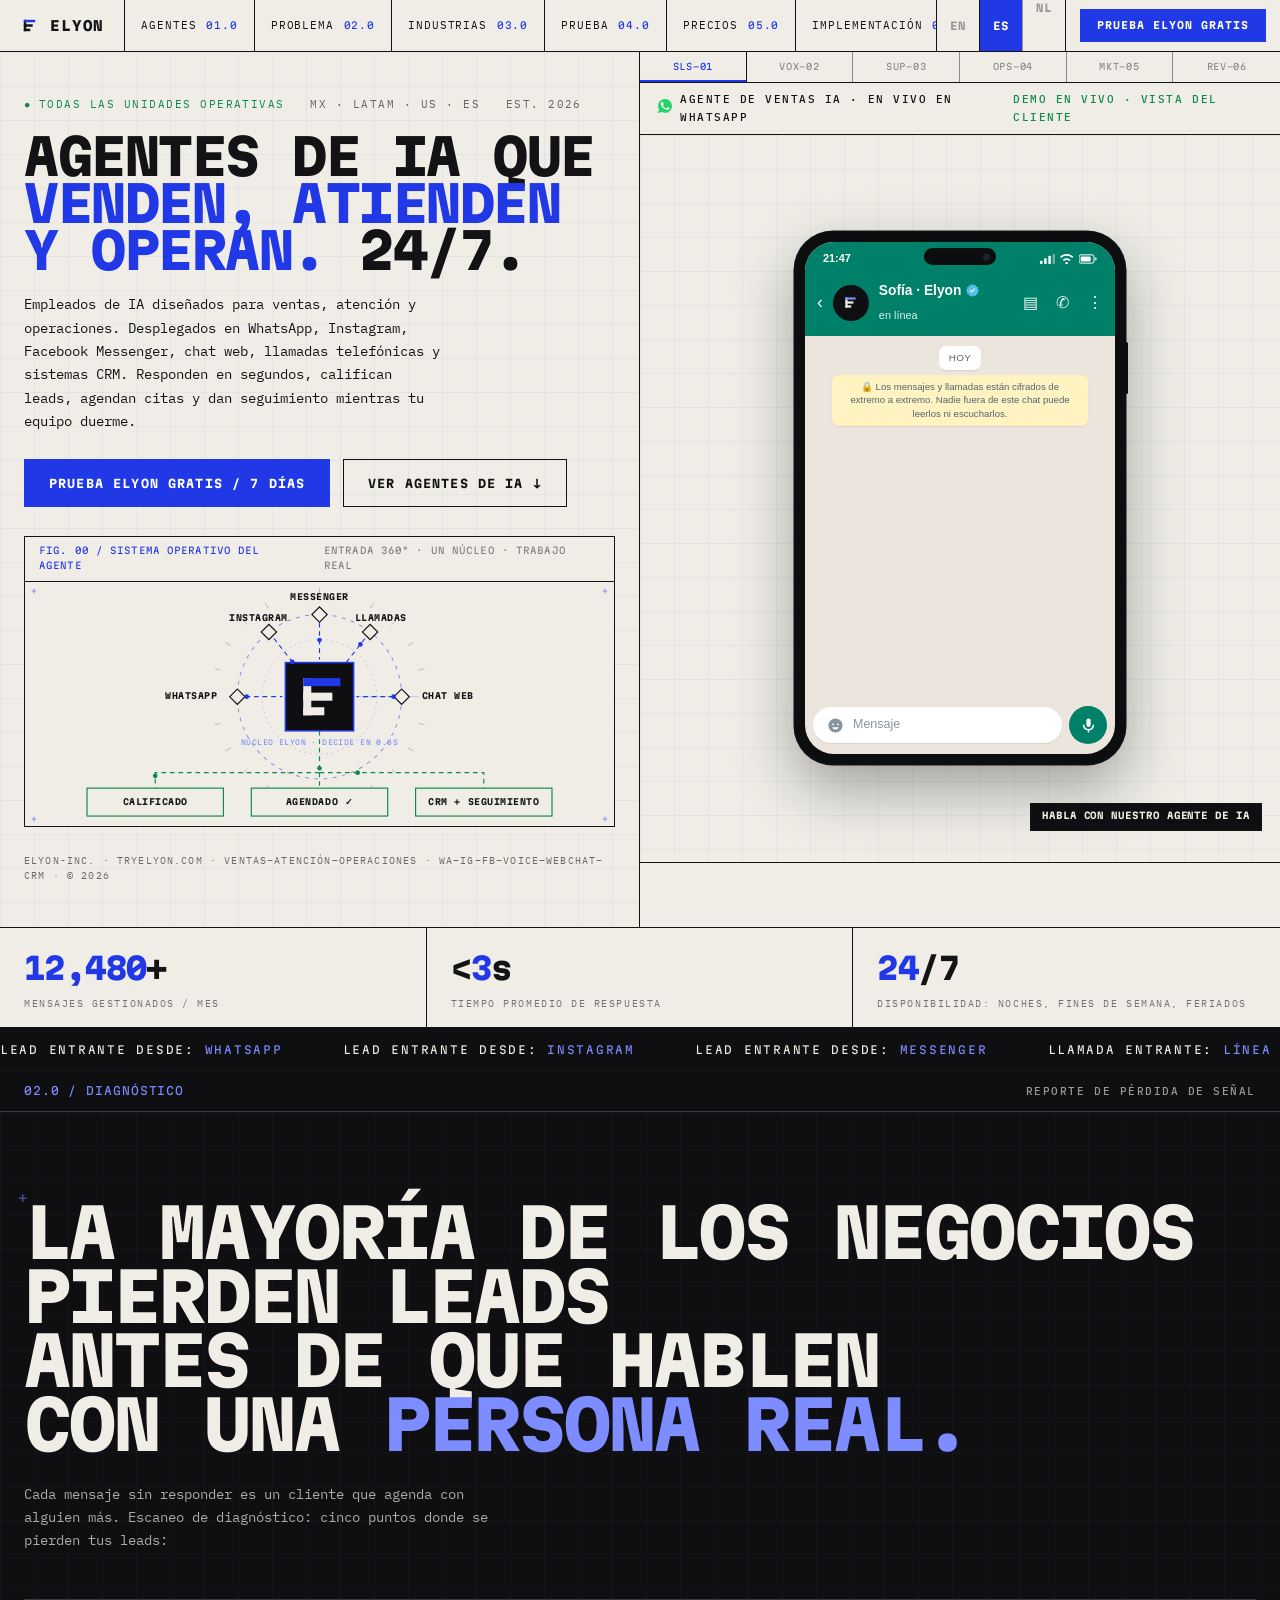
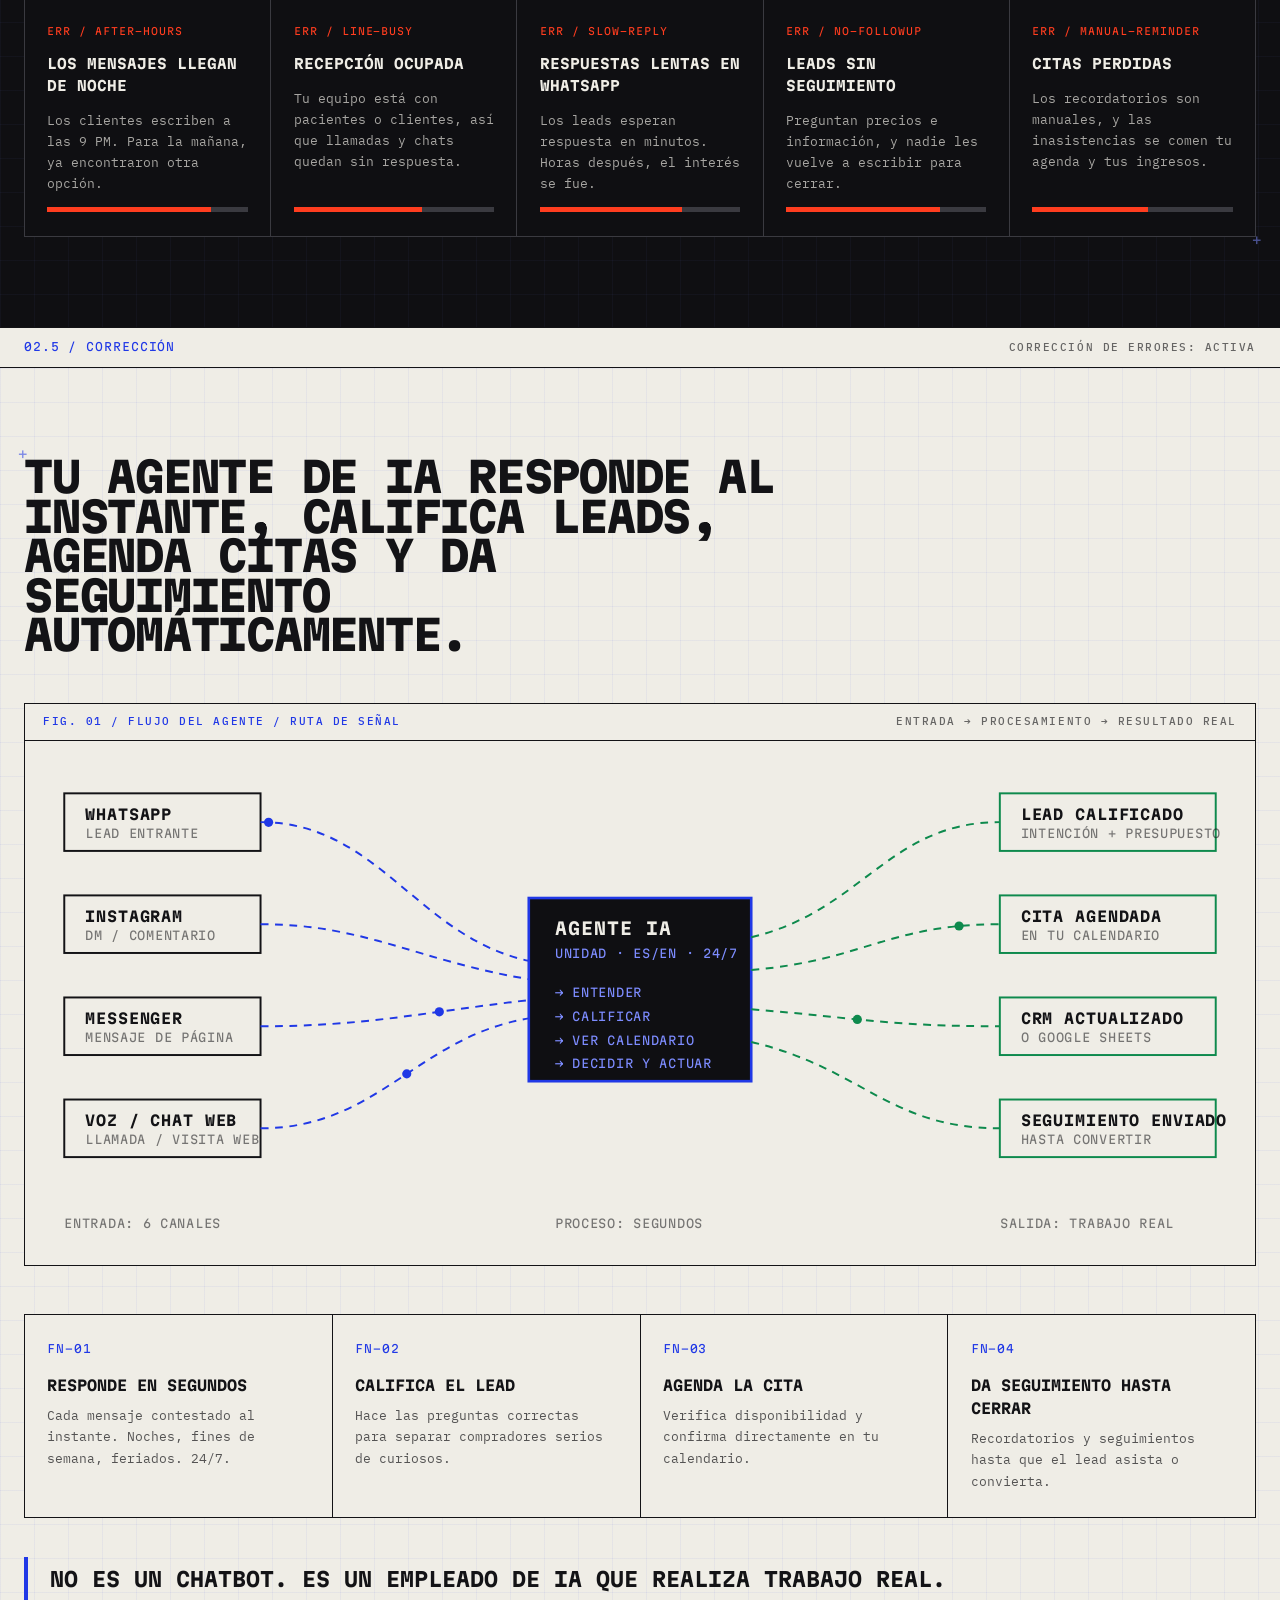
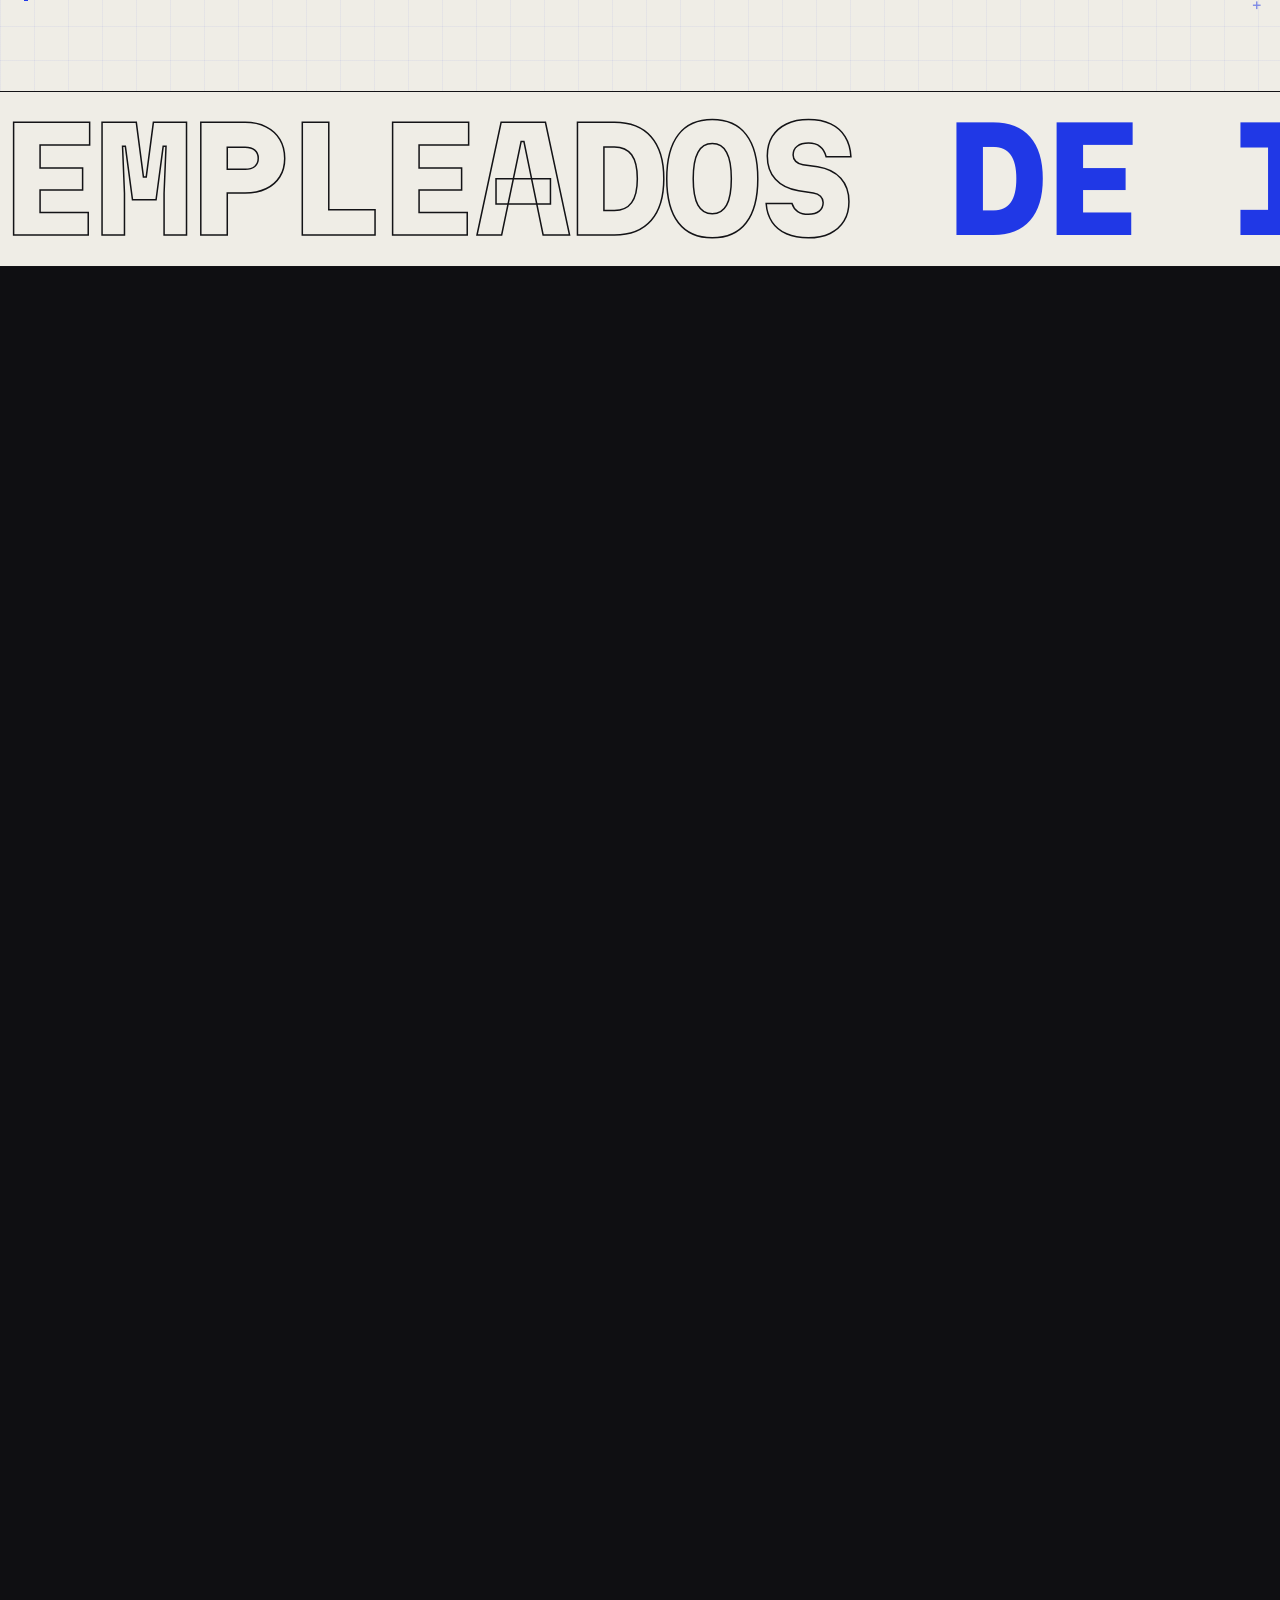
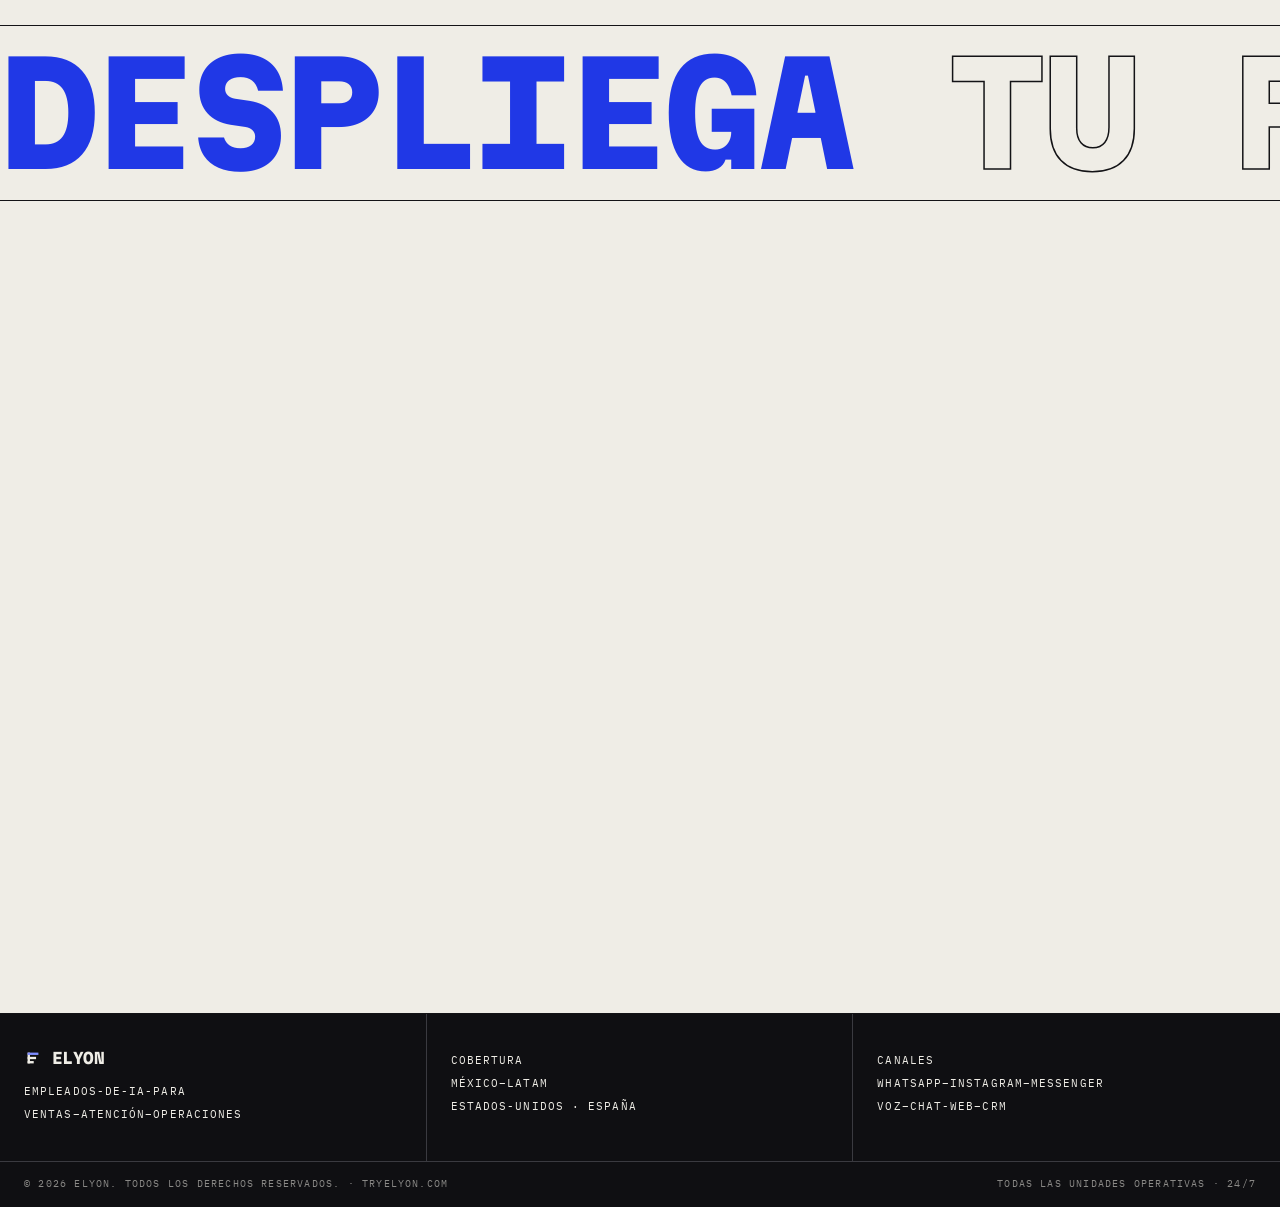
<file: index.html>
<!DOCTYPE html>
<html lang="es">
<head>
<meta charset="UTF-8">
<meta name="viewport" content="width=device-width, initial-scale=1.0">
<title>Elyon | Engineered AI Employees</title>
<meta name="description" content="Elyon builds AI employees for sales, support and operations. Deployed on WhatsApp, Instagram, Messenger, voice and CRM. 24/7. Try Elyon free for 7 days.">
<link rel="icon" type="image/svg+xml" href='data:image/svg+xml,<svg xmlns="http://www.w3.org/2000/svg" viewBox="0 0 100 100"><rect width="100" height="100" fill="%230F0F12"/><rect x="22" y="22" width="12" height="56" fill="%23EFEDE6"/><rect x="22" y="22" width="56" height="12" fill="%232038E6"/><rect x="22" y="44" width="44" height="12" fill="%23EFEDE6"/><rect x="22" y="66" width="32" height="12" fill="%23EFEDE6"/></svg>'>
<meta name="theme-color" content="#0F0F12">
<meta name="robots" content="index,follow">
<meta property="og:locale" content="en_US">
<meta property="og:locale:alternate" content="es_MX">
<!-- ANALYTICS: paste your GA4 gtag.js snippet and Meta Pixel here before launch.
     All key actions already fire through the trackEvent() helper at the bottom of this file. -->
<link rel="canonical" href="https://tryelyon.com/">
<meta property="og:type" content="website">
<meta property="og:url" content="https://tryelyon.com/">
<meta property="og:title" content="Elyon | AI Employees for Sales, Support & Operations">
<meta property="og:description" content="AI Agents that reply in seconds, qualify leads, book appointments and follow up on WhatsApp, Instagram, Messenger and phone. Try Elyon free for 7 days.">
<meta name="twitter:card" content="summary_large_image">
<meta name="twitter:title" content="Elyon | AI Employees for Sales, Support & Operations">
<meta name="twitter:description" content="Deploy AI Agents that sell, support and operate 24/7. Try Elyon free for 7 days.">
<script type="application/ld+json">
{"@context":"https://schema.org","@type":"Organization","name":"Elyon","url":"https://tryelyon.com","description":"Elyon builds AI employees for sales, support and operations, deployed on WhatsApp, Instagram, Messenger, voice and CRM.","areaServed":["MX","US","ES"],"sameAs":[]}
</script>
<script type="application/ld+json">
{"@context":"https://schema.org","@type":"FAQPage","mainEntity":[
{"@type":"Question","name":"How fast can my AI Agent go live?","acceptedAnswer":{"@type":"Answer","text":"Most agents go live 3 to 5 business days after you send your business information. Your 7-day free trial starts the day your agent is activated."}},
{"@type":"Question","name":"Will it sound robotic?","acceptedAnswer":{"@type":"Answer","text":"No. Your agent is configured with your services, prices and tone of voice, and it hands the conversation to a human whenever a case needs one."}},
{"@type":"Question","name":"Which languages does it speak?","acceptedAnswer":{"@type":"Answer","text":"Spanish and English, switching naturally based on how the customer writes or speaks."}},
{"@type":"Question","name":"Do I need a special WhatsApp account?","acceptedAnswer":{"@type":"Answer","text":"We set everything up for you on the official WhatsApp Business Platform. Your number stays yours."}},
{"@type":"Question","name":"What happens after the 7-day trial?","acceptedAnswer":{"@type":"Answer","text":"You continue only if you want to. No contracts, cancel anytime. The setup fee applies only if you decide to keep your agent."}},
{"@type":"Question","name":"Is the free trial really free? What is included?","acceptedAnswer":{"@type":"Answer","text":"Yes, no card required. The trial includes up to 150 AI conversations and 30 voice minutes over 7 days. If you pass the included usage, the agent pauses and you decide whether to continue on a paid plan."}},
{"@type":"Question","name":"What counts as a conversation, and what if I go over my limit?","acceptedAnswer":{"@type":"Answer","text":"A conversation is one customer chat session within a 24-hour window. Past your monthly limit, extra conversations are billed at the published overage rate. We alert you at 80% of your limit, and you can upgrade at any time."}},
{"@type":"Question","name":"Is my customer data safe?","acceptedAnswer":{"@type":"Answer","text":"Conversations run over encrypted channels and we store only what is needed to operate your agent. You can request deletion of your data at any time."}}
]}
</script>
<link rel="preconnect" href="https://fonts.googleapis.com">
<link rel="preconnect" href="https://fonts.gstatic.com" crossorigin>
<link href="https://fonts.googleapis.com/css2?family=Martian+Mono:wght@400;700;800&family=IBM+Plex+Mono:wght@400;500;600&display=swap" rel="stylesheet">
<style>
/* ==========================================================
   BRAND TOKENS / swap here to rebrand
   ========================================================== */
:root{
  --paper:#efede6;
  --paper-2:#e6e3da;
  --carbon:#0f0f12;
  --carbon-2:#161619;
  --ink:#131316;
  --bone:#efede6;
  --cobalt:#2038e6;
  --cobalt-lt:#7d8cff;
  --cobalt-dim:#1a2cb8;
  --signal:#ff3d1f;
  --ok:#0e8a4d;
  --ok-lt:#41d98c;
  --rule:#131316;
  --rule-d:#3a3a40;
  --mono:'IBM Plex Mono',ui-monospace,monospace;
  --disp:'Martian Mono',ui-monospace,monospace;
}

*{margin:0;padding:0;box-sizing:border-box}
html{scroll-behavior:smooth}
body{
  background:var(--paper);color:var(--ink);
  font-family:var(--mono);font-size:15px;line-height:1.6;
  -webkit-font-smoothing:antialiased;overflow-x:hidden;
}
/* blueprint grid over light sections */
.sec:not(.dark) .sec-body{
  background-image:
    linear-gradient(rgba(32,56,230,.05) 1px,transparent 1px),
    linear-gradient(90deg,rgba(32,56,230,.05) 1px,transparent 1px);
  background-size:34px 34px;
}
.sec.dark .sec-body{
  background-image:
    linear-gradient(rgba(125,140,255,.045) 1px,transparent 1px),
    linear-gradient(90deg,rgba(125,140,255,.045) 1px,transparent 1px);
  background-size:34px 34px;
}
::selection{background:var(--cobalt);color:var(--paper)}
a{color:inherit;text-decoration:none}
:focus-visible{outline:2px solid var(--cobalt);outline-offset:2px}
button{font-family:inherit}

.lbl{font-size:.68rem;letter-spacing:.14em;text-transform:uppercase;font-weight:500}
.disp{font-family:var(--disp);font-weight:800;text-transform:uppercase;letter-spacing:-.03em;line-height:.95}
.idx{font-family:var(--disp);font-weight:400;font-size:.7rem;letter-spacing:.08em}
.h-xl{font-size:clamp(2rem,5.4vw,4.2rem)}
.h-lg{font-size:clamp(1.5rem,3.6vw,2.6rem)}
.dim{opacity:.62}

/* section frame system */
.sec{border-bottom:1.5px solid var(--rule);position:relative}
.sec:not(#top){content-visibility:auto;contain-intrinsic-size:auto 800px}
.sec.dark{background:var(--carbon);color:var(--bone)}
.sec.dark .sec-head{border-color:var(--rule-d)}
.sec-head{
  display:flex;justify-content:space-between;align-items:center;gap:1rem;
  padding:.65rem 24px;border-bottom:1.5px solid var(--rule);position:relative;z-index:2;
  background:inherit;
}
.sec-head .idx{color:var(--cobalt)}
.sec.dark .sec-head .idx{color:var(--cobalt-lt)}
.sec-body{padding:clamp(48px,7vw,96px) 24px;position:relative}
.inner{max-width:1240px;margin:0 auto;position:relative}
/* crosshair register marks */
.inner::before,.inner::after{
  content:"+";position:absolute;font-family:var(--disp);font-size:.85rem;color:var(--cobalt);opacity:.55;
}
.inner::before{top:-14px;left:-6px}
.inner::after{bottom:-14px;right:-6px}
.sec.dark .inner::before,.sec.dark .inner::after{color:var(--cobalt-lt)}

/* buttons */
.btn{
  display:inline-flex;align-items:center;gap:.6rem;cursor:pointer;
  font-family:var(--disp);font-weight:700;font-size:.72rem;letter-spacing:.1em;text-transform:uppercase;
  padding:.85rem 1.5rem;border:1.5px solid var(--rule);background:transparent;color:inherit;
  transition:background .15s,color .15s;
}
.btn:hover{background:var(--ink);color:var(--paper)}
.btn.fill{background:var(--cobalt);border-color:var(--cobalt);color:#fff}
.btn.fill:hover{background:var(--cobalt-dim);border-color:var(--cobalt-dim)}
.sec.dark .btn{border-color:var(--bone)}
.sec.dark .btn:hover{background:var(--bone);color:var(--carbon)}
.sec.dark .btn.fill{border-color:var(--cobalt)}
.sec.dark .btn.fill:hover{background:#3d52ff;border-color:#3d52ff;color:#fff}

/* corner brackets for framed modules */
.brk{position:relative}
.brk .c{position:absolute;width:12px;height:12px;border-color:var(--cobalt-lt);border-style:solid;border-width:0;z-index:3}
.brk .c.tl{top:-2px;left:-2px;border-top-width:2.5px;border-left-width:2.5px}
.brk .c.tr{top:-2px;right:-2px;border-top-width:2.5px;border-right-width:2.5px}
.brk .c.bl{bottom:-2px;left:-2px;border-bottom-width:2.5px;border-left-width:2.5px}
.brk .c.br{bottom:-2px;right:-2px;border-bottom-width:2.5px;border-right-width:2.5px}
.sec:not(.dark) .brk .c{border-color:var(--cobalt)}

/* ==========================================================
   TOP BAR
   ========================================================== */
.skip{position:absolute;left:-9999px;top:0;z-index:100;background:var(--cobalt);color:#fff;padding:.7rem 1rem;font-family:var(--disp);font-size:.7rem;text-transform:uppercase;letter-spacing:.1em}
.skip:focus{left:0}
.topbar{
  position:fixed;inset:0 0 auto 0;z-index:60;background:var(--paper);
  border-bottom:1.5px solid var(--rule);display:flex;align-items:stretch;height:52px;
}
.brand{
  display:flex;align-items:center;gap:.7rem;padding:0 20px;
  font-family:var(--disp);font-weight:800;font-size:.85rem;letter-spacing:.06em;
  border-right:1.5px solid var(--rule);white-space:nowrap;
}
.brand .mark{width:19px;height:19px;display:block}
@keyframes pulse{50%{opacity:.25}}
.topnav{display:flex;flex:1;overflow-x:auto;scrollbar-width:none}
.topnav::-webkit-scrollbar{display:none}
.topnav a{
  display:flex;align-items:center;gap:.6rem;padding:0 16px;border-right:1.5px solid var(--rule);
  font-size:.7rem;letter-spacing:.08em;text-transform:uppercase;white-space:nowrap;transition:background .15s;
}
.topnav a:hover{background:var(--paper-2)}
.topnav a b{font-family:var(--disp);font-weight:400;font-size:.6rem;color:var(--cobalt)}
/* language toggle */
.langsw{display:flex;align-items:center;border-left:1.5px solid var(--rule)}
.langsw button,.langsw a{
  height:100%;padding:0 13px;border:0;background:transparent;cursor:pointer;
  font-family:var(--disp);font-weight:700;font-size:.66rem;letter-spacing:.1em;color:var(--ink);opacity:.4;
  transition:opacity .15s,background .15s;
}
.langsw button+button,.langsw button+a{border-left:1.5px solid var(--rule)}
.langsw button.on{opacity:1;background:var(--cobalt);color:#fff}
.topcta{display:flex;align-items:center;padding:0 14px;border-left:1.5px solid var(--rule)}
.topcta .btn{padding:.5rem 1rem;font-size:.62rem}

/* ==========================================================
   HERO
   ========================================================== */
.hero{padding-top:52px;background:var(--paper)}
.hero-grid{display:grid;grid-template-columns:1fr 1fr;border-bottom:1.5px solid var(--rule)}
.hero-left{
  padding:clamp(26px,3.4vw,44px) 24px;border-right:1.5px solid var(--rule);
  display:flex;flex-direction:column;justify-content:space-between;gap:1.6rem;
  position:relative;overflow:hidden;
  background-image:
    linear-gradient(rgba(32,56,230,.05) 1px,transparent 1px),
    linear-gradient(90deg,rgba(32,56,230,.05) 1px,transparent 1px);
  background-size:34px 34px;
}
/* hero 2D workflow schematic */
.hero-sch{margin-top:1.8rem;border:1.5px solid var(--rule);background:var(--paper)}
.hero-sch-head{display:flex;justify-content:space-between;gap:1rem;padding:.45rem 14px;border-bottom:1.5px solid var(--rule);font-family:var(--disp);font-size:.58rem;letter-spacing:.12em;color:var(--cobalt)}
.hero-sch-head .r{color:var(--ink);opacity:.5}
.hero-sch svg{display:block;width:100%;height:auto}
.hero-sch text{font-family:var(--disp);text-transform:uppercase}
.hv-ring{fill:none;stroke:var(--cobalt);stroke-width:1;opacity:.3}
.hv-orbit{stroke-dasharray:5 7;stroke-width:1.3;opacity:.5}
.hv-tick{stroke:var(--ink);stroke-width:1;opacity:.28}
.hv-sat{fill:var(--paper);stroke:var(--ink);stroke-width:1.5}
.hv-lbl{font-size:10px;font-weight:700;letter-spacing:.06em}
.hv-cross text{font-family:var(--disp);font-size:11px;fill:var(--cobalt);opacity:.55}
.hv-sweep-line{stroke:var(--cobalt);stroke-width:1.2;opacity:.22}
.hv-spin-slow{animation:hvspin 46s linear infinite}
.hv-sweep{animation:hvspin 9s linear infinite}
@keyframes hvspin{to{transform:rotate(360deg)}}
@media (max-width:520px){.hv-lbl{font-size:12px}}
.hero-kicker{display:flex;flex-wrap:wrap;gap:.5rem 1.6rem;margin-bottom:1.3rem}
.hero-kicker span{font-size:.66rem;letter-spacing:.14em;text-transform:uppercase}
.hero-kicker .live{color:var(--ok)}
.hero-kicker .live::before{content:"●";margin-right:.45rem;animation:pulse 1.6s infinite}
.hero h1{
  font-family:var(--disp);font-weight:800;text-transform:uppercase;
  font-size:clamp(2rem,3.9vw,3.15rem);line-height:.94;letter-spacing:-.03em;
}
.hero h1 .co{color:var(--cobalt)}
.hero-sub{margin-top:1.2rem;max-width:52ch;font-size:.86rem;line-height:1.7}
.hero-ctas{display:flex;gap:.8rem;flex-wrap:wrap;margin-top:1.6rem}
.hero-plate{font-size:.6rem;letter-spacing:.12em;text-transform:uppercase;opacity:.6}
.hero-right{display:flex;flex-direction:column}

/* ==========================================================
   AGENT DEMO SLIDESHOW (phone)
   ========================================================== */
.phone-stage{flex:1;display:flex;flex-direction:column;background:var(--paper)}
/* agent tabs */
.agent-tabs{display:grid;grid-template-columns:repeat(6,1fr);border-bottom:1.5px solid var(--rule)}
.seg{position:relative;border:0;background:transparent;cursor:pointer;padding:.55rem 0 .65rem;
  font-family:var(--disp);font-size:.56rem;letter-spacing:.08em;color:var(--ink);opacity:.45;
  border-right:1.5px solid var(--rule);transition:opacity .15s}
.seg:last-child{border-right:0}
.seg:hover{opacity:.8}
.seg.on{opacity:1;color:var(--cobalt)}
.seg i{position:absolute;left:0;bottom:0;height:2.5px;width:0;background:var(--cobalt);display:block}
.seg.done i{width:100%;background:var(--ink);opacity:.25}
.stage-title{display:flex;justify-content:space-between;gap:1rem;padding:.5rem 18px;border-bottom:1.5px solid var(--rule)}
.stage-title .wa-chip{display:inline-flex;align-items:center;gap:.5rem}
.stage-title .wa-chip svg{width:14px;height:14px;flex:none}
.phone-wrap{flex:1;display:flex;align-items:center;justify-content:center;padding:clamp(12px,2vw,22px) 18px;
  background-image:linear-gradient(rgba(32,56,230,.05) 1px,transparent 1px),linear-gradient(90deg,rgba(32,56,230,.05) 1px,transparent 1px);
  background-size:34px 34px;}
.phone{width:min(330px,100%);background:#0b0d0e;border-radius:38px;padding:10px;
  box-shadow:0 24px 60px rgba(15,15,18,.35),0 0 0 1.5px var(--rule);position:relative}
.phone::after{content:"";position:absolute;right:-2.5px;top:110px;width:2.5px;height:52px;background:#0b0d0e;border-radius:2px}
.screen{border-radius:29px;overflow:hidden;height:512px;position:relative;background:#ECE5DD}
.scene{position:absolute;inset:0;display:none;flex-direction:column;font-family:-apple-system,'Segoe UI',Roboto,sans-serif}
.scene.active{display:flex}
/* status bar variants */
.statusbar{display:flex;justify-content:space-between;align-items:center;padding:8px 18px 4px;font-size:.68rem;font-weight:600}
.statusbar .sicons{display:flex;gap:5px;align-items:center}
.statusbar svg{height:10px;width:auto;display:block}
.sb-wa{background:#008069;color:#fff}
.sb-dark{background:#0B141A;color:#fff}
.sb-ig{background:#fff;color:#111}
.sb-ig svg *{fill:#111!important;stroke:#111!important}
/* whatsapp chrome */
.wa-bg{background:#ECE5DD;position:relative}
.wa-bg::before{content:"";position:absolute;inset:0;opacity:.5;pointer-events:none;
  background-image:radial-gradient(rgba(0,0,0,.045) 1.2px,transparent 1.2px);background-size:18px 18px}
.wa-head{display:flex;align-items:center;gap:10px;padding:8px 12px 10px;background:#008069;color:#fff}
.wa-back{font-size:1.1rem;line-height:1;opacity:.95}
.wa-avatar{width:36px;height:36px;border-radius:50%;background:var(--carbon);display:grid;place-items:center;flex:none;overflow:hidden}
.wa-avatar svg{width:17px;height:17px}
.wa-id{flex:1;min-width:0}
.wa-name{font-size:.86rem;font-weight:600;display:flex;align-items:center;gap:5px;white-space:nowrap}
.wa-name svg{width:13px;height:13px;flex:none}
.wa-status{font-size:.68rem;opacity:.85}
.wa-icons{display:flex;gap:18px;font-size:1rem;opacity:.95}
.wa-chat{flex:1;overflow-y:auto;scrollbar-width:none;padding:10px 10px 6px;display:flex;flex-direction:column;gap:5px;position:relative}
.wa-chat::-webkit-scrollbar,.ig-chat::-webkit-scrollbar,.call-cap::-webkit-scrollbar{display:none}
.wa-day{align-self:center;background:#FFF;color:#54656F;font-size:.62rem;font-weight:500;padding:4px 10px;border-radius:7px;box-shadow:0 1px 1px rgba(0,0,0,.08);letter-spacing:.04em}
.wa-enc{align-self:center;background:#FFF3C2;color:#54656F;font-size:.6rem;padding:5px 10px;border-radius:7px;max-width:88%;text-align:center;line-height:1.45;box-shadow:0 1px 1px rgba(0,0,0,.08)}
/* messages / display:none until shown so the chat grows naturally */
.tx-msg{max-width:80%;display:none;position:relative}
.tx-msg.show{display:block;animation:txIn .3s ease}
@keyframes txIn{from{opacity:0;transform:translateY(8px)}to{opacity:1;transform:none}}
.tx-msg .body{padding:6px 8px 7px 9px;font-size:.8rem;line-height:1.45;border-radius:8px;box-shadow:0 1px 1px rgba(0,0,0,.1);color:#111B21}
.tx-msg .stamp{float:right;margin:8px 0 0 8px;font-size:.6rem;color:#667781;display:inline-flex;gap:3px;align-items:flex-end;position:relative;top:3px}
.tx-msg .ticks{color:#53BDEB;font-size:.66rem;letter-spacing:-.12em}
.tx-msg.cust{align-self:flex-end}
.tx-msg.cust .body{background:#D9FDD3;border-top-right-radius:0}
.tx-msg.cust::after{content:"";position:absolute;top:0;right:-7px;border:8px solid transparent;border-top-color:#D9FDD3;border-right-width:0}
.tx-msg.agent{align-self:flex-start}
.tx-msg.agent .body{background:#FFF;border-top-left-radius:0}
.tx-msg.agent::after{content:"";position:absolute;top:0;left:-7px;border:8px solid transparent;border-top-color:#FFF;border-left-width:0}
.tx-typing{align-self:flex-start;display:none;gap:4px;padding:11px 12px;background:#FFF;border-radius:8px;border-top-left-radius:0;box-shadow:0 1px 1px rgba(0,0,0,.1)}
.tx-typing.show{display:flex}
.tx-typing span{width:6px;height:6px;border-radius:50%;background:#8696A0;animation:blink 1s infinite}
.tx-typing span:nth-child(2){animation-delay:.18s}
.tx-typing span:nth-child(3){animation-delay:.36s}
@keyframes blink{0%,80%,100%{opacity:.25}40%{opacity:1}}
.wa-input{display:flex;align-items:center;gap:7px;padding:6px 8px 10px}
.wa-field{flex:1;background:#FFF;border-radius:20px;padding:8px 14px;font-size:.78rem;color:#8696A0;display:flex;align-items:center;gap:9px;box-shadow:0 1px 1px rgba(0,0,0,.08)}
.wa-field svg{width:17px;height:17px;flex:none;fill:#8696A0}
.wa-mic{width:38px;height:38px;border-radius:50%;background:#008069;display:grid;place-items:center;flex:none}
.wa-mic svg{width:17px;height:17px;fill:#fff}
/* voice call scene */
.call-scene{background:#0B141A;color:#fff}
.call-body{flex:1;display:flex;flex-direction:column;align-items:center;padding:16px 16px 8px;gap:6px;min-height:0}
.call-kind{font-size:.66rem;opacity:.6;letter-spacing:.08em}
.call-avatar{width:66px;height:66px;border-radius:50%;background:#111B21;border:2px solid #1f2c33;display:grid;place-items:center;margin-top:6px}
.call-avatar svg{width:38px;height:38px}
.call-name{font-size:1.05rem;font-weight:600;margin-top:4px}
.call-timer{font-size:.78rem;opacity:.75;font-variant-numeric:tabular-nums}
.wave{display:flex;gap:3.5px;align-items:flex-end;height:22px;margin:8px 0 2px}
.wave i{width:3.5px;background:#25D366;border-radius:2px;animation:wv 1s ease-in-out infinite}
.wave i:nth-child(2){animation-delay:.12s}.wave i:nth-child(3){animation-delay:.24s}.wave i:nth-child(4){animation-delay:.36s}
.wave i:nth-child(5){animation-delay:.48s}.wave i:nth-child(6){animation-delay:.6s}.wave i:nth-child(7){animation-delay:.72s}
@keyframes wv{0%,100%{height:5px}50%{height:20px}}
.call-cap{width:100%;flex:1;display:flex;flex-direction:column;gap:6px;margin-top:8px;overflow-y:auto;scrollbar-width:none}
.call-line{display:none;font-size:.72rem;line-height:1.45;padding:6px 10px;border-radius:8px;max-width:92%}
.call-line.show{display:block;animation:txIn .3s ease}
.call-line.a{background:#1F2C33;align-self:flex-start}
.call-line.c{background:#005C4B;align-self:flex-end}
.call-line b{display:block;font-size:.58rem;letter-spacing:.1em;opacity:.6;text-transform:uppercase;margin-bottom:2px}
.call-btns{display:flex;gap:20px;justify-content:center;padding:10px 0 14px}
.call-btn{width:42px;height:42px;border-radius:50%;background:#1F2C33;display:grid;place-items:center;font-size:1.05rem}
.call-btn.end{background:#EA4335;transform:rotate(135deg)}
/* instagram DM scene */
.ig-scene{background:#fff;color:#111}
.ig-head{display:flex;align-items:center;gap:10px;padding:8px 12px 10px;background:#fff;border-bottom:1px solid #EFEFEF;color:#111}
.ig-head .wa-id{display:flex;flex-direction:column;min-width:0;line-height:1.3}
.ig-name{display:block;white-space:nowrap;overflow:hidden;text-overflow:ellipsis}
.ig-ring{width:38px;height:38px;border-radius:50%;padding:2px;background:conic-gradient(#F58529,#DD2A7B,#8134AF,#515BD4,#F58529);flex:none}
.ig-ring .wa-avatar{width:100%;height:100%;border:2px solid #fff}
.ig-name{font-size:.86rem;font-weight:600}
.ig-status{font-size:.68rem;color:#8E8E8E}
.ig-chat{flex:1;overflow-y:auto;scrollbar-width:none;padding:10px;display:flex;flex-direction:column;gap:5px;background:#fff}
.ig-chat .tx-msg .body{box-shadow:none}
.ig-chat .tx-msg.agent .body{background:#EFEFEF;border-radius:18px;border-top-left-radius:6px}
.ig-chat .tx-msg.agent::after{display:none}
.ig-chat .tx-msg.cust .body{background:#3797F0;color:#fff;border-radius:18px;border-top-right-radius:6px}
.ig-chat .tx-msg.cust::after{display:none}
.ig-chat .tx-msg .stamp{color:#8E8E8E}
.ig-chat .tx-msg .ticks{color:#8E8E8E}
.ig-chat .tx-typing{background:#EFEFEF;border-radius:18px;box-shadow:none}
.ig-input{display:flex;align-items:center;gap:8px;padding:8px 10px 12px;background:#fff}
.ig-field{flex:1;border:1px solid #DBDBDB;border-radius:22px;padding:9px 14px;font-size:.78rem;color:#8E8E8E;display:flex;align-items:center;gap:9px}
.ig-cam{width:34px;height:34px;border-radius:50%;background:#3797F0;display:grid;place-items:center;flex:none;color:#fff;font-size:.85rem}
/* facebook messenger variant (reuses ig chrome) */
.msn .ig-head{border-bottom:1px solid #F0F0F0}
.msn .tx-msg.cust .body{background:#0084FF}
.msn .ig-field{color:#050505;background:#F0F2F5;border:0}
.msn-thumb{color:#0084FF;font-size:1.15rem;flex:none}
/* camera punch-hole */
.phone .cam{position:absolute;top:16px;left:50%;transform:translateX(-50%);width:72px;height:17px;background:#0b0d0e;border-radius:10px;z-index:6}
.phone .cam::after{content:"";position:absolute;right:6px;top:50%;transform:translateY(-50%);width:7px;height:7px;border-radius:50%;background:#1a2430}
/* results strips */
#resultsHost .tx-result{display:none}
#resultsHost .tx-result.active{display:flex}
.tx-result{border-top:1.5px solid var(--rule);padding:.8rem 18px;flex-wrap:wrap;gap:.4rem 1.6rem;font-size:.64rem;letter-spacing:.12em;text-transform:uppercase}
.tx-result span{opacity:0}
.tx-result span.show{animation:resIn .4s ease forwards}
@keyframes resIn{to{opacity:1}}
.tx-result .ok{color:var(--ok);font-weight:600}

/* telemetry bar */
.telemetry{display:grid;grid-template-columns:repeat(3,1fr);border-bottom:1.5px solid var(--rule);background:var(--paper)}
.tele{padding:1rem 24px;border-right:1.5px solid var(--rule);display:flex;flex-direction:column;gap:.2rem}
.tele:last-child{border-right:0}
.tele b{font-family:var(--disp);font-weight:800;font-size:clamp(1.2rem,2.4vw,1.9rem);letter-spacing:-.02em}
.tele b em{font-style:normal;color:var(--cobalt)}
.tele span{font-size:.6rem;letter-spacing:.16em;text-transform:uppercase;opacity:.55}

/* ticker */
.ticker{background:var(--carbon);color:var(--bone);border-bottom:1.5px solid var(--rule);overflow:hidden;white-space:nowrap;padding:.55rem 0}
.ticker-track{display:inline-block;animation:tick 28s linear infinite}
.ticker span{font-family:var(--disp);font-size:.68rem;letter-spacing:.16em;text-transform:uppercase;margin-right:3.2rem}
.ticker span b{color:var(--cobalt-lt);font-weight:400}
@keyframes tick{to{transform:translateX(-50%)}}

/* ==========================================================
   WORKFLOW SVG (system schematic)
   ========================================================== */
.schematic{border:1.5px solid var(--rule);margin-top:3rem;background:var(--paper);overflow:hidden}
.schematic-head{display:flex;justify-content:space-between;gap:1rem;padding:.6rem 18px;border-bottom:1.5px solid var(--rule);flex-wrap:wrap}
.schematic svg{display:block;width:100%;height:auto}
.schematic text{font-family:var(--disp);text-transform:uppercase}
.sch-node{fill:var(--paper);stroke:var(--ink);stroke-width:1.5}
.sch-node.core{fill:var(--carbon);stroke:var(--cobalt);stroke-width:2}
.sch-node.out{stroke:var(--ok)}
.sch-line{fill:none;stroke:var(--cobalt);stroke-width:1.5;stroke-dasharray:6 5;animation:dash 1.2s linear infinite}
.sch-line.out{stroke:var(--ok)}
@keyframes dash{to{stroke-dashoffset:-11}}
.sch-dot{fill:var(--cobalt)}
.sch-dot.out{fill:var(--ok)}
.sch-t{fill:var(--ink);font-size:11px;font-weight:700;letter-spacing:.06em}
.sch-t.sm{font-size:9px;font-weight:400;opacity:.55}
.sch-t.inv{fill:var(--bone)}
.sch-t.co{fill:var(--cobalt-lt);font-size:9px;font-weight:400}
.sch-pulse{fill:none;stroke:var(--cobalt);stroke-width:1.5;opacity:0;animation:ring 2.4s ease-out infinite}
@keyframes ring{0%{opacity:.7;transform:scale(.7)}100%{opacity:0;transform:scale(1.5)}}

/* ==========================================================
   DIAGNOSTICS / PROBLEM
   ========================================================== */
.diag-grid{display:grid;grid-template-columns:repeat(auto-fit,minmax(230px,1fr));border:1.5px solid var(--rule-d);border-right:0;border-bottom:0;margin-top:3rem}
.diag{border-right:1.5px solid var(--rule-d);border-bottom:1.5px solid var(--rule-d);padding:1.5rem 1.4rem;min-height:190px;display:flex;flex-direction:column;gap:.8rem;background:var(--carbon)}
.diag .code{font-family:var(--disp);font-size:.62rem;letter-spacing:.1em;color:var(--signal)}
.diag h4{font-family:var(--disp);font-weight:700;font-size:.86rem;text-transform:uppercase}
.diag p{font-size:.8rem;line-height:1.65;opacity:.68}
.diag .bar{margin-top:auto;height:5px;background:var(--rule-d);position:relative;overflow:hidden}
.diag .bar i{position:absolute;inset:0;background:var(--signal);transform-origin:left;transform:scaleX(var(--loss))}

/* ==========================================================
   SOLUTION protocol
   ========================================================== */
.proto{display:grid;grid-template-columns:repeat(4,1fr);border:1.5px solid var(--rule);border-right:0;margin-top:3rem}
.proto-step{border-right:1.5px solid var(--rule);padding:1.6rem 1.4rem;background:var(--paper)}
.proto-step .idx{color:var(--cobalt);display:block;margin-bottom:1rem}
.proto-step h4{font-family:var(--disp);font-weight:700;font-size:.9rem;text-transform:uppercase;margin-bottom:.5rem}
.proto-step p{font-size:.8rem;line-height:1.65;opacity:.7}
.not-chatbot{
  margin-top:2.4rem;border-left:4px solid var(--cobalt);padding:.4rem 0 .4rem 1.4rem;
  font-family:var(--disp);font-weight:700;font-size:clamp(.95rem,1.7vw,1.25rem);text-transform:uppercase;
}

/* ==========================================================
   UNITS
   ========================================================== */
.unit{border:1.5px solid var(--rule-d);margin-top:26px;background:var(--carbon)}
.unit-top{display:flex;flex-wrap:wrap;justify-content:space-between;align-items:baseline;gap:.6rem 2rem;padding:.7rem 20px;border-bottom:1.5px solid var(--rule-d)}
.unit-top .uid{font-family:var(--disp);font-size:.66rem;letter-spacing:.12em;color:var(--cobalt-lt)}
.unit-top .stat{font-size:.62rem;letter-spacing:.14em;text-transform:uppercase;color:var(--ok-lt)}
.unit-top .stat::before{content:"●";margin-right:.4rem;animation:pulse 1.8s infinite}
.unit-main{display:grid;grid-template-columns:1.1fr 1fr}
.unit-name{padding:clamp(26px,3.4vw,44px) 20px;border-right:1.5px solid var(--rule-d);display:flex;flex-direction:column;gap:1.4rem}
.unit-name h3{font-family:var(--disp);font-weight:800;text-transform:uppercase;font-size:clamp(1.6rem,3.4vw,2.8rem);line-height:.95;letter-spacing:-.03em}
.unit-name h3 em{font-style:normal;color:var(--cobalt-lt)}
.unit-name>p{font-size:.84rem;line-height:1.7;opacity:.72;max-width:44ch}
.unit-spec{display:flex;flex-direction:column}
.spec-row{display:grid;grid-template-columns:130px 1fr;gap:1rem;padding:.72rem 20px;border-bottom:1.5px solid var(--rule-d);font-size:.76rem}
.spec-row:last-child{border-bottom:0}
.spec-row dt{font-size:.6rem;letter-spacing:.14em;text-transform:uppercase;opacity:.5;padding-top:.15rem}
.spec-row dd{line-height:1.6}
.spec-row dd b{color:var(--cobalt-lt);font-weight:500}
.unit-foot{border-top:1.5px solid var(--rule-d);padding:.7rem 20px;display:flex;justify-content:space-between;gap:1rem;flex-wrap:wrap;align-items:center}
.unit-foot .fn{font-size:.62rem;letter-spacing:.12em;text-transform:uppercase;opacity:.5}

/* mini workflow pipeline inside each unit */
.pipe{display:flex;align-items:stretch;flex-wrap:wrap;gap:0;margin-top:auto}
.pipe-node{
  border:1.5px solid var(--rule-d);padding:.42rem .7rem;font-size:.58rem;letter-spacing:.12em;
  text-transform:uppercase;display:flex;align-items:center;white-space:nowrap;color:var(--bone);
}
.pipe-node.in{border-color:var(--cobalt-lt);color:var(--cobalt-lt)}
.pipe-node.out{border-color:var(--ok-lt);color:var(--ok-lt)}
.pipe-link{
  width:34px;align-self:center;height:1.5px;position:relative;flex:none;
  background-image:linear-gradient(90deg,var(--cobalt-lt) 55%,transparent 45%);
  background-size:9px 1.5px;animation:pipeflow 1s linear infinite;
}
@keyframes pipeflow{to{background-position:9px 0}}
.pipe-link::after{content:"▸";position:absolute;right:-3px;top:50%;transform:translateY(-50%);color:var(--cobalt-lt);font-size:.55rem}

/* ==========================================================
   INDUSTRIES
   ========================================================== */
.ind-matrix{display:grid;grid-template-columns:repeat(auto-fit,minmax(220px,1fr));border:1.5px solid var(--rule);border-right:0;border-bottom:0;margin-top:3rem}
.ind-cell{border-right:1.5px solid var(--rule);border-bottom:1.5px solid var(--rule);padding:1.3rem;display:flex;flex-direction:column;gap:.5rem;transition:background .15s,color .15s;background:var(--paper)}
.ind-cell:hover{background:var(--cobalt);color:#fff}
.ind-cell:hover .idx{color:#fff}
.ind-cell .idx{color:var(--cobalt)}
.ind-cell h4{font-family:var(--disp);font-weight:700;font-size:.92rem;text-transform:uppercase}
.ind-cell p{font-size:.72rem;opacity:.65;line-height:1.55}

/* ==========================================================
   TRIAL
   ========================================================== */
.trial-grid{display:grid;grid-template-columns:1fr 1fr;border:1.5px solid var(--rule-d);margin-top:3rem}
.trial-copy{padding:clamp(28px,4vw,56px) 24px;border-right:1.5px solid var(--rule-d)}
.trial-copy p{font-size:.9rem;line-height:1.75;opacity:.78;margin-top:1.4rem;max-width:48ch}
.trial-steps{display:flex;flex-direction:column}
.tstep{display:grid;grid-template-columns:64px 1fr;border-bottom:1.5px solid var(--rule-d);flex:1}
.tstep:last-child{border-bottom:0}
.tstep b{display:grid;place-items:center;border-right:1.5px solid var(--rule-d);font-family:var(--disp);font-size:.72rem;color:var(--cobalt-lt)}
.tstep span{padding:.95rem 1.2rem;font-size:.82rem;display:flex;align-items:center}

/* ==========================================================
   PRICING
   ========================================================== */
.plans{display:grid;grid-template-columns:repeat(3,1fr);border:1.5px solid var(--rule);border-right:0;margin-top:3rem}
.plan{border-right:1.5px solid var(--rule);display:flex;flex-direction:column;background:var(--paper)}
.plan.hot{background:var(--carbon);color:var(--bone)}
.plan-h{padding:1.4rem 1.4rem 1.1rem;border-bottom:1.5px solid var(--rule)}
.plan.hot .plan-h,.plan.hot .plan-li{border-color:var(--rule-d)}
.plan-h .idx{color:var(--cobalt);display:block;margin-bottom:.8rem}
.plan.hot .plan-h .idx{color:var(--cobalt-lt)}
.plan-h h3{font-family:var(--disp);font-weight:800;font-size:1.15rem;text-transform:uppercase}
.plan-h .price{font-family:var(--disp);font-weight:800;font-size:2.1rem;margin-top:.7rem;letter-spacing:-.03em}
.plan-h .price small{font-size:.72rem;font-weight:400;opacity:.6}
.plan-h .setup{display:inline-block;margin-top:.8rem;padding:.4rem .75rem;border:1.5px dashed var(--cobalt);
  font-size:.64rem;letter-spacing:.12em;text-transform:uppercase;color:var(--cobalt);font-weight:600}
.plan.hot .plan-h .setup{border-color:var(--cobalt-lt);color:var(--cobalt-lt)}
.plan-usage{padding:.75rem 1.4rem;border-bottom:1.5px solid var(--rule);font-size:.68rem;letter-spacing:.08em;
  text-transform:uppercase;background:rgba(32,56,230,.06);display:flex;gap:.5rem;align-items:baseline}
.plan-usage::before{content:"▮";color:var(--cobalt);font-size:.6rem}
.plan.hot .plan-usage{border-color:var(--rule-d);background:rgba(125,140,255,.1)}
.plan.hot .plan-usage::before{color:var(--cobalt-lt)}
.plan ul{list-style:none;flex:1}
.plan-li{padding:.62rem 1.4rem;border-bottom:1.5px solid var(--rule);font-size:.78rem;display:flex;gap:.7rem}
.plan-li::before{content:"+";font-family:var(--disp);color:var(--cobalt);font-weight:700}
.plan.hot .plan-li::before{color:var(--cobalt-lt)}
.plan-f{padding:1.2rem 1.4rem}
.plan-f .btn{width:100%;justify-content:center}
.hotflag{background:var(--cobalt);color:#fff;text-align:center;font-family:var(--disp);font-size:.6rem;letter-spacing:.2em;text-transform:uppercase;padding:.42rem;font-weight:700}
.addons{border:1.5px dashed var(--rule);margin-top:26px;padding:1.3rem 1.5rem;display:flex;flex-wrap:wrap;gap:.6rem 2.4rem;align-items:baseline;background:var(--paper)}
.addons h4{font-family:var(--disp);font-size:.64rem;letter-spacing:.18em;text-transform:uppercase;color:var(--cobalt);width:100%}
.addons span{font-size:.78rem;opacity:.8}
.addons b{font-weight:600;opacity:1}

/* ==========================================================
   DEPLOYMENT
   ========================================================== */
.seq{display:grid;grid-template-columns:repeat(5,1fr);border:1.5px solid var(--rule-d);border-right:0;margin-top:3rem}
.seq-step{border-right:1.5px solid var(--rule-d);padding:1.6rem 1.3rem;display:flex;flex-direction:column;gap:.9rem;min-height:220px;background:var(--carbon)}
.seq-step .idx{color:var(--cobalt-lt)}
.seq-step h4{font-family:var(--disp);font-weight:700;font-size:.84rem;text-transform:uppercase;line-height:1.25}
.seq-step p{font-size:.76rem;line-height:1.6;opacity:.65}
.seq-step .tick{margin-top:auto;font-size:.6rem;letter-spacing:.14em;text-transform:uppercase;color:var(--ok-lt)}

/* ==========================================================
   CONTACT
   ========================================================== */
.contact-grid{display:grid;grid-template-columns:1fr 1.2fr;border:1.5px solid var(--rule);margin-top:3rem;background:var(--paper)}
.contact-left{padding:clamp(28px,4vw,52px) 24px;border-right:1.5px solid var(--rule);display:flex;flex-direction:column;justify-content:space-between;gap:2.5rem}
.contact-left .plate{font-size:.66rem;letter-spacing:.12em;text-transform:uppercase;line-height:2;opacity:.6}
form.channel{display:flex;flex-direction:column}
.f-grid{display:grid;grid-template-columns:1fr 1fr}
.f-cell{border-bottom:1.5px solid var(--rule);padding:.9rem 1.3rem;display:flex;flex-direction:column;gap:.35rem;background:var(--paper)}
.f-cell:nth-child(odd){border-right:1.5px solid var(--rule)}
.f-cell.full{grid-column:1/-1;border-right:0}
.f-cell label{font-size:.6rem;letter-spacing:.16em;text-transform:uppercase;opacity:.55}
.f-cell input,.f-cell select{background:transparent;border:0;font-family:var(--mono);font-size:.9rem;color:var(--ink);padding:.15rem 0;appearance:none}
.f-cell select{background-image:url("data:image/svg+xml,%3Csvg xmlns='http://www.w3.org/2000/svg' width='10' height='10' viewBox='0 0 16 16'%3E%3Cpath fill='%232038e6' d='M8 11L2 5h12z'/%3E%3C/svg%3E");background-repeat:no-repeat;background-position:right .2rem center;cursor:pointer}
.f-cell input:focus,.f-cell select:focus{outline:none}
.f-cell:focus-within{background:#fff}
.f-cell:focus-within label{color:var(--cobalt);opacity:1}
.channel .btn{border:0;width:100%;justify-content:center;padding:1.2rem;font-size:.8rem}
.f-note{padding:.8rem 1.3rem;font-size:.64rem;letter-spacing:.1em;text-transform:uppercase;opacity:.55;border-top:1.5px solid var(--rule)}

/* ==========================================================
   FOOTER + BANDS
   ========================================================== */
footer{background:var(--carbon);color:var(--bone)}
.foot-grid{display:grid;grid-template-columns:1fr 1fr 1fr;border-bottom:1.5px solid var(--rule-d)}
.foot-cell{padding:2.2rem 24px;border-right:1.5px solid var(--rule-d);font-size:.68rem;letter-spacing:.1em;text-transform:uppercase;line-height:2.1}
.foot-cell:last-child{border-right:0}
.foot-cell .disp{font-size:.85rem;display:block}
.foot-cell .mark{width:18px;height:18px}
.foot-base{display:flex;justify-content:space-between;gap:1rem;flex-wrap:wrap;padding:.9rem 24px;font-size:.62rem;letter-spacing:.12em;text-transform:uppercase;opacity:.55}
.band{overflow:hidden;border-bottom:1.5px solid var(--rule);background:var(--paper);padding:clamp(10px,1.6vw,22px) 0}
.band .disp{font-size:clamp(3.4rem,11vw,10rem);white-space:nowrap;color:transparent;-webkit-text-stroke:1.5px var(--ink)}
.band .disp em{font-style:normal;color:var(--cobalt);-webkit-text-stroke:0}

/* reveal */
.rv{opacity:0;transform:translateY(20px);transition:opacity .6s ease,transform .6s ease}
.rv.on{opacity:1;transform:none}

@media (prefers-reduced-motion:reduce){
  *{animation:none!important;transition:none!important}
  .rv,.tx-msg,.tx-result span{opacity:1;transform:none}
  html{scroll-behavior:auto}
}

/* ==========================================================
   PROOF / RESULTS
   ========================================================== */
.proof-grid{display:grid;grid-template-columns:repeat(3,1fr);border:1.5px solid var(--rule);border-right:0;margin-top:3rem}
.proof{border-right:1.5px solid var(--rule);padding:1.8rem 1.5rem;display:flex;flex-direction:column;gap:1rem;background:var(--paper)}
.proof .metric{font-family:var(--disp);font-weight:800;font-size:2.4rem;letter-spacing:-.03em;color:var(--cobalt)}
.proof .metric small{font-size:.8rem;font-weight:400;color:var(--ink);opacity:.6;letter-spacing:0}
.proof blockquote{font-size:.86rem;line-height:1.7;opacity:.82;flex:1}
.proof .who{font-size:.66rem;letter-spacing:.12em;text-transform:uppercase;opacity:.55;line-height:1.9}
.works{border:1.5px dashed var(--rule);margin-top:26px;padding:1.2rem 1.5rem;display:flex;flex-wrap:wrap;gap:.5rem 1rem;align-items:center}
.works h4{font-family:var(--disp);font-size:.62rem;letter-spacing:.18em;text-transform:uppercase;color:var(--cobalt);width:100%;margin-bottom:.3rem}
.works span{border:1.5px solid var(--rule);padding:.35rem .8rem;font-size:.68rem;letter-spacing:.1em;text-transform:uppercase}
/* ==========================================================
   ROI CALCULATOR
   ========================================================== */
.roi{display:grid;grid-template-columns:1fr 1fr;border:1.5px solid var(--rule-d);margin-top:3rem}
.roi-in{padding:clamp(24px,3.4vw,44px) 24px;border-right:1.5px solid var(--rule-d);display:flex;flex-direction:column;gap:1.6rem}
.roi-field label{display:flex;justify-content:space-between;font-size:.66rem;letter-spacing:.14em;text-transform:uppercase;opacity:.7;margin-bottom:.6rem}
.roi-field label b{color:var(--cobalt-lt);font-family:var(--disp)}
.cur-toggle{display:inline-flex;border:1.5px solid var(--rule-d);margin-top:.2rem}
.cur-toggle button{background:transparent;border:0;color:var(--bone);opacity:.45;font-family:var(--disp);font-weight:700;font-size:.66rem;letter-spacing:.1em;padding:.5rem 1.1rem;cursor:pointer;transition:opacity .15s,background .15s}
.cur-toggle button+button{border-left:1.5px solid var(--rule-d)}
.cur-toggle button.on{opacity:1;background:var(--cobalt);color:#fff}
.roi input[type=range]{width:100%;appearance:none;height:3px;background:var(--rule-d);outline:none}
.roi input[type=range]::-webkit-slider-thumb{appearance:none;width:16px;height:16px;background:var(--cobalt);border:2px solid var(--bone);cursor:pointer}
.roi input[type=range]::-moz-range-thumb{width:14px;height:14px;background:var(--cobalt);border:2px solid var(--bone);cursor:pointer;border-radius:0}
.roi-out{padding:clamp(24px,3.4vw,44px) 24px;display:flex;flex-direction:column;gap:1.1rem;justify-content:center}
.roi-line{display:flex;justify-content:space-between;align-items:baseline;gap:1rem;border-bottom:1.5px solid var(--rule-d);padding-bottom:.7rem}
.roi-line span{font-size:.66rem;letter-spacing:.12em;text-transform:uppercase;opacity:.6}
.roi-line b{font-family:var(--disp);font-weight:800;font-size:1.3rem;letter-spacing:-.02em}
.roi-line.big b{font-size:clamp(1.8rem,3.4vw,2.6rem);color:var(--ok-lt)}
.roi-note{font-size:.62rem;letter-spacing:.06em;opacity:.45;text-transform:uppercase;line-height:1.8}
/* ==========================================================
   COMPARISON + GUARANTEE
   ========================================================== */
.cmp{border:1.5px solid var(--rule);margin-top:26px;overflow-x:auto;background:var(--paper)}
.cmp table{width:100%;border-collapse:collapse;font-size:.78rem;min-width:560px}
.cmp th,.cmp td{padding:.7rem 1.1rem;border-bottom:1.5px solid var(--rule);border-right:1.5px solid var(--rule);text-align:left}
.cmp th:last-child,.cmp td:last-child{border-right:0}
.cmp tr:last-child td{border-bottom:0}
.cmp thead th{font-family:var(--disp);font-size:.66rem;letter-spacing:.1em;text-transform:uppercase}
.cmp thead th.hl{background:var(--carbon);color:var(--bone)}
.cmp td.hl{background:rgba(32,56,230,.06);font-weight:600}
.cmp td .y{color:var(--ok);font-weight:700}
.cmp td .n{color:var(--signal);font-weight:700}
.guarantee{display:flex;flex-wrap:wrap;gap:.6rem 2.4rem;border:1.5px solid var(--ok);margin-top:26px;padding:1.1rem 1.5rem;align-items:center}
.guarantee b{font-family:var(--disp);font-size:.7rem;letter-spacing:.14em;text-transform:uppercase;color:var(--ok)}
.guarantee span{font-size:.78rem;opacity:.85}
/* ==========================================================
   FAQ
   ========================================================== */
.faq{margin-top:3rem;border:1.5px solid var(--rule);background:var(--paper)}
.faq details{border-bottom:1.5px solid var(--rule)}
.faq details:last-child{border-bottom:0}
.faq summary{cursor:pointer;list-style:none;display:flex;justify-content:space-between;gap:1rem;align-items:center;padding:1.1rem 1.4rem;font-family:var(--disp);font-weight:700;font-size:.86rem;text-transform:uppercase;letter-spacing:.02em}
.faq summary::-webkit-details-marker{display:none}
.faq summary::after{content:"+";font-family:var(--disp);color:var(--cobalt);font-size:1rem;flex:none}
.faq details[open] summary::after{content:"−"}
.faq .a{padding:0 1.4rem 1.2rem;font-size:.86rem;line-height:1.75;opacity:.78;max-width:70ch}
/* ==========================================================
   FLOATING WHATSAPP DEMO CTA
   ========================================================== */
.call-float{position:fixed;right:18px;bottom:18px;z-index:70;display:flex;flex-direction:column;align-items:flex-end;gap:.45rem;max-width:min(320px,calc(100vw - 36px))}
.call-float .call-tag{background:var(--carbon);color:var(--bone);border:1.5px solid var(--rule);padding:.35rem .7rem;
  font-family:var(--disp);font-weight:700;font-size:.58rem;letter-spacing:.1em;text-transform:uppercase}
#myZadarmaCallmeWidget19189{min-height:44px;box-shadow:0 10px 30px rgba(15,15,18,.3)}
@media (max-width:640px){.call-float .call-tag{display:none}}

/* ==========================================================
   RESPONSIVE
   ========================================================== */
@media (max-width:1020px){
  .proto{grid-template-columns:1fr 1fr;border-right:1.5px solid var(--rule)}
  .proto-step{border-bottom:1.5px solid var(--rule)}
  .seq{grid-template-columns:1fr 1fr;border-right:1.5px solid var(--rule-d)}
  .seq-step{border-bottom:1.5px solid var(--rule-d);min-height:0}
  .plans{grid-template-columns:1fr;border-right:1.5px solid var(--rule)}
  .plan{border-right:0;border-bottom:1.5px solid var(--rule)}
  .plan:last-child{border-bottom:0}
  .topnav a b{display:none}
}
@media (max-width:880px){
  .hero-grid,.unit-main,.trial-grid,.contact-grid,.foot-grid{grid-template-columns:1fr}
  .hero-left,.unit-name,.trial-copy,.contact-left{border-right:0;border-bottom:1.5px solid var(--rule)}
  .unit-name,.trial-copy{border-color:var(--rule-d)}
  .foot-cell{border-right:0;border-bottom:1.5px solid var(--rule-d)}
  .telemetry{grid-template-columns:1fr}
  .tele{border-right:0;border-bottom:1.5px solid var(--rule)}
  .tele:last-child{border-bottom:0}
  .f-cell{grid-column:1/-1;border-right:0!important}
  .topnav{min-width:0}
  .topnav a{padding:0 12px;font-size:.64rem}
  .brand{padding:0 12px;font-size:.78rem}
  .topcta{padding:0 8px}
  .topcta .btn{padding:.45rem .7rem;font-size:.56rem}
  .langsw button,.langsw a{padding:0 9px}
}
</style>
<noscript><style>
.tx-msg,.call-line{display:block!important}
.rv,.tx-result span{opacity:1!important;transform:none!important}
#resultsHost .tx-result:first-child{display:flex!important}
</style></noscript>
</head>
<body>
<a class="skip" href="#top" data-i18n="a11y.skip">Skip to content</a>

<!-- ================= TOP BAR ================= -->
<header class="topbar">
  <a class="brand" href="#top"><svg class="mark" viewBox="0 0 100 100" aria-hidden="true"><rect x="20" y="20" width="13" height="60" fill="currentColor"/><rect x="20" y="20" width="60" height="13" fill="var(--cobalt)"/><rect x="20" y="43.5" width="47" height="13" fill="currentColor"/><rect x="20" y="67" width="34" height="13" fill="currentColor"/></svg>ELYON</a>
  <nav class="topnav">
    <a href="#units"><span data-i18n="nav.agents">Agents</span> <b>01.0</b></a>
    <a href="#diag"><span data-i18n="nav.problem">Problem</span> <b>02.0</b></a>
    <a href="#industries"><span data-i18n="nav.industries">Industries</span> <b>03.0</b></a>
    <a href="#trial"><span data-i18n="nav.trial">Field Test</span> <b>04.0</b></a>
    <a href="#pricing"><span data-i18n="nav.pricing">Pricing</span> <b>05.0</b></a>
    <a href="#deploy"><span data-i18n="nav.deploy">Deployment</span> <b>06.0</b></a>
    <a href="#faq"><span data-i18n="nav.faq">FAQ</span> <b>06.5</b></a>
  </nav>
  <div class="langsw" role="group" aria-label="Language">
    <button id="langEN" onclick="setLang('en')">EN</button>
    <button id="langES" onclick="setLang('es')">ES</button>
    <a href="/nl/" aria-label="Nederlandse pagina">NL</a>
  </div>
  <div class="topcta"><a class="btn fill" href="#channel" data-i18n="cta.trial">Try Elyon Free</a></div>
</header>

<!-- ================= HERO ================= -->
<section class="hero sec" id="top">
  <div class="hero-grid">
    <div class="hero-left">
      <div>
        <div class="hero-kicker">
          <span class="live" data-i18n="hero.live">All units operational</span>
          <span class="dim">MX · LATAM · US · ES</span>
          <span class="dim">EST. 2026</span>
        </div>
        <h1 data-i18n="hero.h1">AI Agents that <span class="co">sell, support &amp; operate.</span> 24/7.</h1>
        <p class="hero-sub" data-i18n="hero.sub">Engineered AI employees for sales, support and operations. Deployed across WhatsApp, Instagram, Facebook Messenger, website chat, phone calls and CRM systems. They reply in seconds, qualify leads, book appointments and follow up while your team sleeps.</p>
        <div class="hero-ctas">
          <a class="btn fill" href="#channel" data-i18n="cta.trial7">Try Elyon Free / 7 Days</a>
          <a class="btn" href="#units" data-i18n="cta.see">See AI Agents ↓</a>
        </div>
        <div class="hero-sch" aria-label="How an Elyon AI employee operates">
          <div class="hero-sch-head"><span data-i18n="hero.fig">FIG. 00 / AGENT OPERATING SYSTEM</span><span class="r" data-i18n="hs.sub">360° INTAKE · ONE CORE · REAL WORK</span></div>
          <svg viewBox="0 0 760 316">
            <g class="hv-cross"><text x="8" y="16">+</text><text x="744" y="16">+</text><text x="8" y="310">+</text><text x="744" y="310">+</text></g>
            <circle class="hv-ring" cx="380" cy="148" r="42" stroke-dasharray="2 5"/>
            <circle class="hv-ring" cx="380" cy="148" r="74" stroke-dasharray="2 5"/>
            <g style="transform-origin:380px 148px" class="hv-spin-slow"><circle class="hv-ring hv-orbit" cx="380" cy="148" r="106"/></g>
            <line class="hv-tick" x1="512.0" y1="148.0" x2="520.0" y2="148.0"/><line class="hv-tick" x1="507.5" y1="182.2" x2="515.2" y2="184.2"/><line class="hv-tick" x1="494.3" y1="214.0" x2="501.2" y2="218.0"/><line class="hv-tick" x1="473.3" y1="241.3" x2="479.0" y2="247.0"/><line class="hv-tick" x1="446.0" y1="262.3" x2="450.0" y2="269.2"/><line class="hv-tick" x1="414.2" y1="275.5" x2="416.2" y2="283.2"/><line class="hv-tick" x1="380.0" y1="280.0" x2="380.0" y2="288.0"/><line class="hv-tick" x1="345.8" y1="275.5" x2="343.8" y2="283.2"/><line class="hv-tick" x1="314.0" y1="262.3" x2="310.0" y2="269.2"/><line class="hv-tick" x1="286.7" y1="241.3" x2="281.0" y2="247.0"/><line class="hv-tick" x1="265.7" y1="214.0" x2="258.8" y2="218.0"/><line class="hv-tick" x1="252.5" y1="182.2" x2="244.8" y2="184.2"/><line class="hv-tick" x1="248.0" y1="148.0" x2="240.0" y2="148.0"/><line class="hv-tick" x1="252.5" y1="113.8" x2="244.8" y2="111.8"/><line class="hv-tick" x1="265.7" y1="82.0" x2="258.8" y2="78.0"/><line class="hv-tick" x1="286.7" y1="54.7" x2="281.0" y2="49.0"/><line class="hv-tick" x1="314.0" y1="33.7" x2="310.0" y2="26.8"/><line class="hv-tick" x1="345.8" y1="20.5" x2="343.8" y2="12.8"/><line class="hv-tick" x1="380.0" y1="16.0" x2="380.0" y2="8.0"/><line class="hv-tick" x1="414.2" y1="20.5" x2="416.2" y2="12.8"/><line class="hv-tick" x1="446.0" y1="33.7" x2="450.0" y2="26.8"/><line class="hv-tick" x1="473.3" y1="54.7" x2="479.0" y2="49.0"/><line class="hv-tick" x1="494.3" y1="82.0" x2="501.2" y2="78.0"/><line class="hv-tick" x1="507.5" y1="113.8" x2="515.2" y2="111.8"/>
            <g style="transform-origin:380px 148px" class="hv-sweep"><line x1="380" y1="148" x2="508" y2="148" class="hv-sweep-line"/></g>
            <path class="sch-line" d="M274.0 148.0 Q 302.0 148.0 332.0 148.0"/><path class="sch-line" d="M314.7 64.5 Q 332.0 86.5 350.4 110.2"/><path class="sch-line" d="M380.0 42.0 Q 380.0 70.0 380.0 100.0"/><path class="sch-line" d="M445.3 64.5 Q 428.0 86.5 409.6 110.2"/><path class="sch-line" d="M486.0 148.0 Q 458.0 148.0 428.0 148.0"/>
            <rect class="hv-sat" x="267.0" y="141.0" width="14" height="14" transform="rotate(45 274.0 148.0)"/><text class="sch-t hv-lbl" text-anchor="end" x="248.0" y="151.0">WHATSAPP</text><rect class="hv-sat" x="307.7" y="57.5" width="14" height="14" transform="rotate(45 314.7 64.5)"/><text class="sch-t hv-lbl" text-anchor="middle" x="301.2" y="50.1">INSTAGRAM</text><rect class="hv-sat" x="373.0" y="35.0" width="14" height="14" transform="rotate(45 380.0 42.0)"/><text class="sch-t hv-lbl" text-anchor="middle" x="380.0" y="23.0">MESSENGER</text><rect class="hv-sat" x="438.3" y="57.5" width="14" height="14" transform="rotate(45 445.3 64.5)"/><text class="sch-t hv-lbl" text-anchor="middle" x="458.8" y="50.1" data-i18n="hv.calls">CALLS</text><rect class="hv-sat" x="479.0" y="141.0" width="14" height="14" transform="rotate(45 486.0 148.0)"/><text class="sch-t hv-lbl" text-anchor="start" x="512.0" y="151.0" data-i18n="hv.web">WEBCHAT</text>
            <circle class="sch-pulse" cx="380" cy="148" r="58" style="transform-origin:380px 148px"/>
            <rect class="sch-node core" x="336" y="104" width="88" height="88"/>
            <g transform="translate(359,124)">
              <rect x="0" y="0" width="10.4" height="48" fill="#EFEDE6"/>
              <rect x="0" y="0" width="48" height="10.4" fill="#2038E6"/>
              <rect x="0" y="18.8" width="37.6" height="10.4" fill="#EFEDE6"/>
              <rect x="0" y="37.6" width="27.2" height="10.4" fill="#EFEDE6"/>
            </g>
            <text class="sch-t co" text-anchor="middle" x="380" y="210" data-i18n="hv.core">ELYON CORE · DECIDES IN 0.8S</text>
            <path class="sch-line out" d="M380 192 L 380 246"/>
            <path class="sch-line out" d="M380 246 L 168 246 L 168 266"/><path class="sch-line out" d="M380 246 L 380 266"/><path class="sch-line out" d="M380 246 L 592 246 L 592 266"/>
            <rect class="sch-node out" x="80" y="266" width="176" height="36"/><text class="sch-t" text-anchor="middle" x="168" y="288" data-i18n="hs.o1">QUALIFIED</text><rect class="sch-node out" x="292" y="266" width="176" height="36"/><text class="sch-t" text-anchor="middle" x="380" y="288" data-i18n="hs.o2">BOOKED ✓</text><rect class="sch-node out" x="504" y="266" width="176" height="36"/><text class="sch-t" text-anchor="middle" x="592" y="288" data-i18n="hs.o3">CRM + FOLLOW-UP</text>
            <circle class="sch-dot" r="3"><animateMotion dur="2.20s" begin="0.0s" repeatCount="indefinite" path="M274.0 148.0 Q 302.0 148.0 332.0 148.0"/></circle><circle class="sch-dot" r="3"><animateMotion dur="2.55s" begin="0.5s" repeatCount="indefinite" path="M314.7 64.5 Q 332.0 86.5 350.4 110.2"/></circle><circle class="sch-dot" r="3"><animateMotion dur="2.90s" begin="1.0s" repeatCount="indefinite" path="M380.0 42.0 Q 380.0 70.0 380.0 100.0"/></circle><circle class="sch-dot" r="3"><animateMotion dur="3.25s" begin="1.5s" repeatCount="indefinite" path="M445.3 64.5 Q 428.0 86.5 409.6 110.2"/></circle><circle class="sch-dot" r="3"><animateMotion dur="3.60s" begin="2.0s" repeatCount="indefinite" path="M486.0 148.0 Q 458.0 148.0 428.0 148.0"/></circle>
            <circle class="sch-dot out" r="3"><animateMotion dur="2.4s" begin="0.4s" repeatCount="indefinite" path="M380 192 L 380 246 380 246 L 168 246 L 168 266"/></circle><circle class="sch-dot out" r="3"><animateMotion dur="2.4s" begin="1.1s" repeatCount="indefinite" path="M380 192 L 380 246 380 246 L 380 266"/></circle><circle class="sch-dot out" r="3"><animateMotion dur="2.4s" begin="1.8s" repeatCount="indefinite" path="M380 192 L 380 246 380 246 L 592 246 L 592 266"/></circle>
          </svg>
        </div>
      </div>
      <div class="hero-plate">
        ELYON-INC. · TRYELYON.COM · <span data-i18n="hero.plate1">SALES–SUPPORT–OPERATIONS</span> · WA–IG–FB–VOICE–WEBCHAT–CRM · © 2026
      </div>
    </div>

    <div class="hero-right">
      <div class="phone-stage" aria-label="Elyon AI agents demo slideshow">
        <div class="agent-tabs" role="tablist">
          <button class="seg on" role="tab" aria-selected="true" data-i="0">SLS-01<i></i></button>
          <button class="seg" role="tab" aria-selected="false" data-i="1">VOX-02<i></i></button>
          <button class="seg" role="tab" aria-selected="false" data-i="2">SUP-03<i></i></button>
          <button class="seg" role="tab" aria-selected="false" data-i="3">OPS-04<i></i></button>
          <button class="seg" role="tab" aria-selected="false" data-i="4">MKT-05<i></i></button>
          <button class="seg" role="tab" aria-selected="false" data-i="5">REV-06<i></i></button>
        </div>
        <div class="stage-title">
          <span class="lbl wa-chip" id="stageChip"><span id="stageIcon"><svg viewBox="0 0 24 24" aria-hidden="true"><path fill="#25D366" d="M12 0C5.4 0 .1 5.3.1 11.9c0 2.1.5 4.1 1.6 5.9L0 24l6.4-1.7c1.7.9 3.6 1.4 5.6 1.4 6.6 0 11.9-5.3 11.9-11.9C24 5.3 18.6 0 12 0z"/><path fill="#FFF" d="M19.1 16.9c-.3.8-1.5 1.5-2.4 1.7-.6.1-1.5.2-4.3-.9-3.6-1.5-5.9-5.2-6.1-5.4-.2-.2-1.5-1.9-1.5-3.7S5.7 6 6.1 5.6c.3-.3.7-.5 1-.5h.7c.2 0 .5-.1.8.6.3.8 1.1 2.6 1.2 2.8.1.2.2.4 0 .7-.1.3-.2.4-.4.7-.2.2-.4.5-.6.7-.2.2-.4.4-.2.8.2.4 1 1.7 2.2 2.7 1.5 1.3 2.8 1.8 3.2 1.9.4.2.6.2.9-.1.2-.3 1-1.2 1.3-1.6.3-.4.5-.3.9-.2.4.1 2.2 1 2.5 1.2.4.2.6.3.7.5.1.1.1.8-.2 1.6z"/></svg></span><span id="stageTitle">AI Sales Agent · live on WhatsApp</span></span>
          <span class="lbl" style="color:var(--ok)" data-i18n="stage.live">Live demo · Customer view</span>
        </div>
        <div class="phone-wrap">
          <div class="phone">
            <div class="cam" aria-hidden="true"></div>
            <div class="screen" id="screen">
<div class="scene active" data-dur="13600" data-title="sc1.title"><div class="statusbar sb-wa"><span>21:47</span><span class="sicons"><svg viewBox="0 0 18 12"><g fill="#fff"><rect x="0" y="8" width="3" height="4" rx=".8"/><rect x="5" y="5" width="3" height="7" rx=".8"/><rect x="10" y="2" width="3" height="10" rx=".8"/><rect x="15" y="0" width="3" height="12" rx=".8" opacity=".4"/></g></svg><svg viewBox="0 0 16 12"><path fill="#fff" d="M8 9.6a1.6 1.6 0 1 0 0 3.2 1.6 1.6 0 0 0 0-3.2zM8 5c-1.9 0-3.6.8-4.8 2l1.5 1.5A4.8 4.8 0 0 1 8 7.2c1.3 0 2.4.5 3.3 1.3L12.8 7A6.7 6.7 0 0 0 8 5zm0-5C4.9 0 2.1 1.3 0 3.3l1.5 1.5A8.8 8.8 0 0 1 8 2.2c2.5 0 4.8 1 6.5 2.6L16 3.3A11 11 0 0 0 8 0z"/></svg><svg viewBox="0 0 22 12"><rect x="0" y="1" width="18" height="10" rx="2.5" fill="none" stroke="#fff" stroke-width="1.2"/><rect x="2" y="3" width="12" height="6" rx="1.2" fill="#fff"/><rect x="19.2" y="4" width="2" height="4" rx="1" fill="#fff" opacity=".7"/></svg></span></div><div class="wa-head"><span class="wa-back">‹</span><span class="wa-avatar"><svg viewBox="0 0 100 100"><rect x="20" y="20" width="13" height="60" fill="#EFEDE6"/><rect x="20" y="20" width="60" height="13" fill="#7D8CFF"/><rect x="20" y="43.5" width="47" height="13" fill="#EFEDE6"/><rect x="20" y="67" width="34" height="13" fill="#EFEDE6"/></svg></span><span class="wa-id"><span class="wa-name">Sofía · Elyon <svg viewBox="0 0 24 24"><path fill="#53BDEB" d="M12 0l2.6 2.3 3.4-.6 1 3.3 3.3 1-.6 3.4L24 12l-2.3 2.6.6 3.4-3.3 1-1 3.3-3.4-.6L12 24l-2.6-2.3-3.4.6-1-3.3-3.3-1 .6-3.4L0 12l2.3-2.6-.6-3.4 3.3-1 1-3.3 3.4.6z"/><path fill="#fff" d="M10.4 16.2l-3.6-3.6 1.4-1.4 2.2 2.2 5.4-5.4 1.4 1.4z"/></svg></span><span class="wa-status" data-i18n="tx.online">online</span></span><span class="wa-icons"><span>▤</span><span>✆</span><span>⋮</span></span></div><div class="wa-chat wa-bg"><span class="wa-day" data-i18n="wa.today">TODAY</span><span class="wa-enc" data-i18n="wa.enc">🔒 Messages and calls are end-to-end encrypted. No one outside of this chat can read or listen to them.</span><div class="tx-msg cust" data-d="600"><div class="body" data-i18n="tx.m1">Hi! Do you do teeth whitening? How much does it cost?</div><span class="stamp">21:47 <span class="ticks">✓✓</span></span></div><div class="tx-typing"><span></span><span></span><span></span></div><div class="tx-msg agent" data-d="2300"><div class="body" data-i18n="tx.m2">Hi! Yes, professional whitening from $120. Is this your first visit with us?</div><span class="stamp">21:47</span></div><div class="tx-msg cust" data-d="4300"><div class="body" data-i18n="tx.m3">Yes, first time. Anything available this week?</div><span class="stamp">21:48 <span class="ticks">✓✓</span></span></div><div class="tx-msg agent" data-d="6200"><div class="body" data-i18n="tx.m4">Thursday 16:30 or Friday 11:00 are open. Which works better?</div><span class="stamp">21:48</span></div><div class="tx-msg cust" data-d="8000"><div class="body" data-i18n="tx.m5">Thursday 16:30 works!</div><span class="stamp">21:49 <span class="ticks">✓✓</span></span></div><div class="tx-msg agent" data-d="9600"><div class="body" data-i18n="tx.m6">Booked: Thursday 16:30. Reminder scheduled for Wednesday. See you soon.</div><span class="stamp">21:49</span></div></div><div class="wa-input"><span class="wa-field"><svg viewBox="0 0 24 24"><path d="M12 2a10 10 0 1 0 0 20 10 10 0 0 0 0-20zm-3.5 7a1.3 1.3 0 1 1 0 2.6 1.3 1.3 0 0 1 0-2.6zm7 0a1.3 1.3 0 1 1 0 2.6 1.3 1.3 0 0 1 0-2.6zM7.3 14.5h9.4A5.2 5.2 0 0 1 12 17.6a5.2 5.2 0 0 1-4.7-3.1z"/></svg><span data-i18n="wa.msg">Message</span></span><span class="wa-mic"><svg viewBox="0 0 24 24"><path d="M12 14a3 3 0 0 0 3-3V5a3 3 0 1 0-6 0v6a3 3 0 0 0 3 3zm5.9-3a5.9 5.9 0 0 1-11.8 0H4a8 8 0 0 0 7 7.9V22h2v-3.1a8 8 0 0 0 7-7.9h-2.1z"/></svg></span></div></div>
<div class="scene call-scene" data-dur="11500" data-title="sc2.title"><div class="statusbar sb-dark"><span>09:12</span><span class="sicons"><svg viewBox="0 0 18 12"><g fill="#fff"><rect x="0" y="8" width="3" height="4" rx=".8"/><rect x="5" y="5" width="3" height="7" rx=".8"/><rect x="10" y="2" width="3" height="10" rx=".8"/><rect x="15" y="0" width="3" height="12" rx=".8" opacity=".4"/></g></svg><svg viewBox="0 0 16 12"><path fill="#fff" d="M8 9.6a1.6 1.6 0 1 0 0 3.2 1.6 1.6 0 0 0 0-3.2zM8 5c-1.9 0-3.6.8-4.8 2l1.5 1.5A4.8 4.8 0 0 1 8 7.2c1.3 0 2.4.5 3.3 1.3L12.8 7A6.7 6.7 0 0 0 8 5zm0-5C4.9 0 2.1 1.3 0 3.3l1.5 1.5A8.8 8.8 0 0 1 8 2.2c2.5 0 4.8 1 6.5 2.6L16 3.3A11 11 0 0 0 8 0z"/></svg><svg viewBox="0 0 22 12"><rect x="0" y="1" width="18" height="10" rx="2.5" fill="none" stroke="#fff" stroke-width="1.2"/><rect x="2" y="3" width="12" height="6" rx="1.2" fill="#fff"/><rect x="19.2" y="4" width="2" height="4" rx="1" fill="#fff" opacity=".7"/></svg></span></div><div class="call-body"><span class="call-kind" data-i18n="sc2.kind">VOICE CALL · ANSWERED IN 1 RING</span><span class="call-avatar"><svg viewBox="0 0 100 100"><rect x="20" y="20" width="13" height="60" fill="#EFEDE6"/><rect x="20" y="20" width="60" height="13" fill="#7D8CFF"/><rect x="20" y="43.5" width="47" height="13" fill="#EFEDE6"/><rect x="20" y="67" width="34" height="13" fill="#EFEDE6"/></svg></span><span class="call-name">Elyon Voice</span><span class="call-timer">00:00</span><div class="wave"><i></i><i></i><i></i><i></i><i></i><i></i><i></i></div><div class="call-cap"><div class="call-line c" data-d="900"><b data-i18n="sc2.who.c">Caller</b><span data-i18n="sc2.l1">Hi, I need to reschedule my appointment for this week.</span></div><div class="call-line a" data-d="3000"><b data-i18n="sc2.who.a">Elyon · Voice Agent</b><span data-i18n="sc2.l2">Of course. You are booked Tuesday at 10:00. Would Thursday at 15:00 work instead?</span></div><div class="call-line c" data-d="5600"><b data-i18n="sc2.who.c">Caller</b><span data-i18n="sc2.l3">Yes, Thursday is perfect.</span></div><div class="call-line a" data-d="7400"><b data-i18n="sc2.who.a">Elyon · Voice Agent</b><span data-i18n="sc2.l4">Done. Moved to Thursday 15:00. I have sent the confirmation to your WhatsApp. Anything else?</span></div></div><div class="call-btns"><span class="call-btn">🔇</span><span class="call-btn">⌨</span><span class="call-btn">🔊</span><span class="call-btn end">✆</span></div></div></div>
<div class="scene ig-scene msn" data-dur="10800" data-title="sc3.title"><div class="statusbar sb-ig"><span>14:05</span><span class="sicons"><svg viewBox="0 0 18 12"><g fill="#fff"><rect x="0" y="8" width="3" height="4" rx=".8"/><rect x="5" y="5" width="3" height="7" rx=".8"/><rect x="10" y="2" width="3" height="10" rx=".8"/><rect x="15" y="0" width="3" height="12" rx=".8" opacity=".4"/></g></svg><svg viewBox="0 0 16 12"><path fill="#fff" d="M8 9.6a1.6 1.6 0 1 0 0 3.2 1.6 1.6 0 0 0 0-3.2zM8 5c-1.9 0-3.6.8-4.8 2l1.5 1.5A4.8 4.8 0 0 1 8 7.2c1.3 0 2.4.5 3.3 1.3L12.8 7A6.7 6.7 0 0 0 8 5zm0-5C4.9 0 2.1 1.3 0 3.3l1.5 1.5A8.8 8.8 0 0 1 8 2.2c2.5 0 4.8 1 6.5 2.6L16 3.3A11 11 0 0 0 8 0z"/></svg><svg viewBox="0 0 22 12"><rect x="0" y="1" width="18" height="10" rx="2.5" fill="none" stroke="#fff" stroke-width="1.2"/><rect x="2" y="3" width="12" height="6" rx="1.2" fill="#fff"/><rect x="19.2" y="4" width="2" height="4" rx="1" fill="#fff" opacity=".7"/></svg></span></div><div class="ig-head"><span class="wa-back" style="color:#0084FF">‹</span><span class="wa-avatar"><svg viewBox="0 0 100 100"><rect x="20" y="20" width="13" height="60" fill="#EFEDE6"/><rect x="20" y="20" width="60" height="13" fill="#7D8CFF"/><rect x="20" y="43.5" width="47" height="13" fill="#EFEDE6"/><rect x="20" y="67" width="34" height="13" fill="#EFEDE6"/></svg></span><span class="wa-id"><span class="ig-name">Elyon Support</span><span class="ig-status wa-status" data-i18n="ig.active">Active now</span></span><span class="wa-icons" style="color:#0084FF">✆ ▤</span></div><div class="ig-chat"><div class="tx-msg cust" data-d="600"><div class="body" data-i18n="sc3.m1">Hi, my order #4471 still has not arrived 😕</div><span class="stamp">14:05</span></div><div class="tx-typing"><span></span><span></span><span></span></div><div class="tx-msg agent" data-d="2400"><div class="body" data-i18n="sc3.m2">Sorry about that! Checking… your order is out for delivery and will arrive today before 6 PM. 📦</div><span class="stamp">14:05</span></div><div class="tx-msg agent" data-d="4600"><div class="body" data-i18n="sc3.m3">I have also opened ticket #310 so we track it until it is in your hands.</div><span class="stamp">14:06</span></div><div class="tx-msg cust" data-d="6600"><div class="body" data-i18n="sc3.m4">Perfect, thank you!</div><span class="stamp">14:06</span></div><div class="tx-msg agent" data-d="8200"><div class="body" data-i18n="sc3.m5">Anytime! I will message you the moment it is delivered. ✅</div><span class="stamp">14:06</span></div></div><div class="ig-input"><span class="ig-field">Aa</span><span class="msn-thumb">👍</span></div></div>
<div class="scene " data-dur="10800" data-title="sc4.title"><div class="statusbar sb-wa"><span>08:00</span><span class="sicons"><svg viewBox="0 0 18 12"><g fill="#fff"><rect x="0" y="8" width="3" height="4" rx=".8"/><rect x="5" y="5" width="3" height="7" rx=".8"/><rect x="10" y="2" width="3" height="10" rx=".8"/><rect x="15" y="0" width="3" height="12" rx=".8" opacity=".4"/></g></svg><svg viewBox="0 0 16 12"><path fill="#fff" d="M8 9.6a1.6 1.6 0 1 0 0 3.2 1.6 1.6 0 0 0 0-3.2zM8 5c-1.9 0-3.6.8-4.8 2l1.5 1.5A4.8 4.8 0 0 1 8 7.2c1.3 0 2.4.5 3.3 1.3L12.8 7A6.7 6.7 0 0 0 8 5zm0-5C4.9 0 2.1 1.3 0 3.3l1.5 1.5A8.8 8.8 0 0 1 8 2.2c2.5 0 4.8 1 6.5 2.6L16 3.3A11 11 0 0 0 8 0z"/></svg><svg viewBox="0 0 22 12"><rect x="0" y="1" width="18" height="10" rx="2.5" fill="none" stroke="#fff" stroke-width="1.2"/><rect x="2" y="3" width="12" height="6" rx="1.2" fill="#fff"/><rect x="19.2" y="4" width="2" height="4" rx="1" fill="#fff" opacity=".7"/></svg></span></div><div class="wa-head"><span class="wa-back">‹</span><span class="wa-avatar"><svg viewBox="0 0 100 100"><rect x="20" y="20" width="13" height="60" fill="#EFEDE6"/><rect x="20" y="20" width="60" height="13" fill="#7D8CFF"/><rect x="20" y="43.5" width="47" height="13" fill="#EFEDE6"/><rect x="20" y="67" width="34" height="13" fill="#EFEDE6"/></svg></span><span class="wa-id"><span class="wa-name">Elyon Ops <svg viewBox="0 0 24 24"><path fill="#53BDEB" d="M12 0l2.6 2.3 3.4-.6 1 3.3 3.3 1-.6 3.4L24 12l-2.3 2.6.6 3.4-3.3 1-1 3.3-3.4-.6L12 24l-2.6-2.3-3.4.6-1-3.3-3.3-1 .6-3.4L0 12l2.3-2.6-.6-3.4 3.3-1 1-3.3 3.4.6z"/><path fill="#fff" d="M10.4 16.2l-3.6-3.6 1.4-1.4 2.2 2.2 5.4-5.4 1.4 1.4z"/></svg></span><span class="wa-status" data-i18n="tx.online">online</span></span><span class="wa-icons"><span>▤</span><span>✆</span><span>⋮</span></span></div><div class="wa-chat wa-bg"><span class="wa-day" data-i18n="wa.today">TODAY</span><div class="tx-msg agent" data-d="600"><div class="body" data-i18n="sc4.m1">Good morning ☀️ Daily summary for yesterday: 23 conversations · 6 appointments booked · 2 payments pending. Sheet updated.</div><span class="stamp">08:00</span></div><div class="tx-msg cust" data-d="3200"><div class="body" data-i18n="sc4.m2">Send reminders for the pending payments.</div><span class="stamp">08:01 <span class="ticks">✓✓</span></span></div><div class="tx-typing"><span></span><span></span><span></span></div><div class="tx-msg agent" data-d="5200"><div class="body" data-i18n="sc4.m3">Done. 2 payment reminders sent on WhatsApp. I will flag any reply.</div><span class="stamp">08:01</span></div><div class="tx-msg agent" data-d="7200"><div class="body" data-i18n="sc4.m4">Also: Thursday is 92% booked. Want me to open Friday morning slots?</div><span class="stamp">08:01</span></div></div><div class="wa-input"><span class="wa-field"><svg viewBox="0 0 24 24"><path d="M12 2a10 10 0 1 0 0 20 10 10 0 0 0 0-20zm-3.5 7a1.3 1.3 0 1 1 0 2.6 1.3 1.3 0 0 1 0-2.6zm7 0a1.3 1.3 0 1 1 0 2.6 1.3 1.3 0 0 1 0-2.6zM7.3 14.5h9.4A5.2 5.2 0 0 1 12 17.6a5.2 5.2 0 0 1-4.7-3.1z"/></svg><span data-i18n="wa.msg">Message</span></span><span class="wa-mic"><svg viewBox="0 0 24 24"><path d="M12 14a3 3 0 0 0 3-3V5a3 3 0 1 0-6 0v6a3 3 0 0 0 3 3zm5.9-3a5.9 5.9 0 0 1-11.8 0H4a8 8 0 0 0 7 7.9V22h2v-3.1a8 8 0 0 0 7-7.9h-2.1z"/></svg></span></div></div>
<div class="scene ig-scene" data-dur="10800" data-title="sc5.title"><div class="statusbar sb-ig"><span>17:26</span><span class="sicons"><svg viewBox="0 0 18 12"><g fill="#fff"><rect x="0" y="8" width="3" height="4" rx=".8"/><rect x="5" y="5" width="3" height="7" rx=".8"/><rect x="10" y="2" width="3" height="10" rx=".8"/><rect x="15" y="0" width="3" height="12" rx=".8" opacity=".4"/></g></svg><svg viewBox="0 0 16 12"><path fill="#fff" d="M8 9.6a1.6 1.6 0 1 0 0 3.2 1.6 1.6 0 0 0 0-3.2zM8 5c-1.9 0-3.6.8-4.8 2l1.5 1.5A4.8 4.8 0 0 1 8 7.2c1.3 0 2.4.5 3.3 1.3L12.8 7A6.7 6.7 0 0 0 8 5zm0-5C4.9 0 2.1 1.3 0 3.3l1.5 1.5A8.8 8.8 0 0 1 8 2.2c2.5 0 4.8 1 6.5 2.6L16 3.3A11 11 0 0 0 8 0z"/></svg><svg viewBox="0 0 22 12"><rect x="0" y="1" width="18" height="10" rx="2.5" fill="none" stroke="#fff" stroke-width="1.2"/><rect x="2" y="3" width="12" height="6" rx="1.2" fill="#fff"/><rect x="19.2" y="4" width="2" height="4" rx="1" fill="#fff" opacity=".7"/></svg></span></div><div class="ig-head"><span class="wa-back" style="color:#111">‹</span><span class="ig-ring"><span class="wa-avatar"><svg viewBox="0 0 100 100"><rect x="20" y="20" width="13" height="60" fill="#EFEDE6"/><rect x="20" y="20" width="60" height="13" fill="#7D8CFF"/><rect x="20" y="43.5" width="47" height="13" fill="#EFEDE6"/><rect x="20" y="67" width="34" height="13" fill="#EFEDE6"/></svg></span></span><span class="wa-id"><span class="ig-name">elyon.clinic</span><span class="ig-status wa-status" data-i18n="ig.active">Active now</span></span><span class="wa-icons" style="color:#111">✆ ▤</span></div><div class="ig-chat"><div class="tx-msg cust" data-d="600"><div class="body" data-i18n="sc5.m1">Saw your post. Is the whitening promo still on? 👀</div><span class="stamp">17:26</span></div><div class="tx-typing"><span></span><span></span><span></span></div><div class="tx-msg agent" data-d="2400"><div class="body" data-i18n="sc5.m2">It is! 20% off until Friday. Want me to hold a spot for you?</div><span class="stamp">17:26</span></div><div class="tx-msg cust" data-d="4400"><div class="body" data-i18n="sc5.m3">Yes please!</div><span class="stamp">17:27</span></div><div class="tx-msg agent" data-d="6000"><div class="body" data-i18n="sc5.m4">Reserved ✨ I can book you right now. Thursday 17:00?</div><span class="stamp">17:27</span></div><div class="tx-msg cust" data-d="8000"><div class="body" data-i18n="sc5.m5">Thursday works 🙌</div><span class="stamp">17:27</span></div></div><div class="ig-input"><span class="ig-cam">📷</span><span class="ig-field" data-i18n="ig.msg">Message…</span></div></div>
<div class="scene " data-dur="9800" data-title="sc6.title"><div class="statusbar sb-wa"><span>18:40</span><span class="sicons"><svg viewBox="0 0 18 12"><g fill="#fff"><rect x="0" y="8" width="3" height="4" rx=".8"/><rect x="5" y="5" width="3" height="7" rx=".8"/><rect x="10" y="2" width="3" height="10" rx=".8"/><rect x="15" y="0" width="3" height="12" rx=".8" opacity=".4"/></g></svg><svg viewBox="0 0 16 12"><path fill="#fff" d="M8 9.6a1.6 1.6 0 1 0 0 3.2 1.6 1.6 0 0 0 0-3.2zM8 5c-1.9 0-3.6.8-4.8 2l1.5 1.5A4.8 4.8 0 0 1 8 7.2c1.3 0 2.4.5 3.3 1.3L12.8 7A6.7 6.7 0 0 0 8 5zm0-5C4.9 0 2.1 1.3 0 3.3l1.5 1.5A8.8 8.8 0 0 1 8 2.2c2.5 0 4.8 1 6.5 2.6L16 3.3A11 11 0 0 0 8 0z"/></svg><svg viewBox="0 0 22 12"><rect x="0" y="1" width="18" height="10" rx="2.5" fill="none" stroke="#fff" stroke-width="1.2"/><rect x="2" y="3" width="12" height="6" rx="1.2" fill="#fff"/><rect x="19.2" y="4" width="2" height="4" rx="1" fill="#fff" opacity=".7"/></svg></span></div><div class="wa-head"><span class="wa-back">‹</span><span class="wa-avatar"><svg viewBox="0 0 100 100"><rect x="20" y="20" width="13" height="60" fill="#EFEDE6"/><rect x="20" y="20" width="60" height="13" fill="#7D8CFF"/><rect x="20" y="43.5" width="47" height="13" fill="#EFEDE6"/><rect x="20" y="67" width="34" height="13" fill="#EFEDE6"/></svg></span><span class="wa-id"><span class="wa-name">Sofía · Elyon <svg viewBox="0 0 24 24"><path fill="#53BDEB" d="M12 0l2.6 2.3 3.4-.6 1 3.3 3.3 1-.6 3.4L24 12l-2.3 2.6.6 3.4-3.3 1-1 3.3-3.4-.6L12 24l-2.6-2.3-3.4.6-1-3.3-3.3-1 .6-3.4L0 12l2.3-2.6-.6-3.4 3.3-1 1-3.3 3.4.6z"/><path fill="#fff" d="M10.4 16.2l-3.6-3.6 1.4-1.4 2.2 2.2 5.4-5.4 1.4 1.4z"/></svg></span><span class="wa-status" data-i18n="tx.online">online</span></span><span class="wa-icons"><span>▤</span><span>✆</span><span>⋮</span></span></div><div class="wa-chat wa-bg"><span class="wa-day" data-i18n="wa.today">TODAY</span><div class="tx-msg agent" data-d="600"><div class="body" data-i18n="sc6.m1">Thanks for visiting us today, María! 😊 How was everything?</div><span class="stamp">18:40</span></div><div class="tx-msg cust" data-d="2600"><div class="body" data-i18n="sc6.m2">Great, really happy with the result!</div><span class="stamp">18:41 <span class="ticks">✓✓</span></span></div><div class="tx-typing"><span></span><span></span><span></span></div><div class="tx-msg agent" data-d="4400"><div class="body" data-i18n="sc6.m3">Wonderful! Would you mind leaving us a quick Google review? It takes 30 seconds: g.page/r/elyon ⭐</div><span class="stamp">18:41</span></div><div class="tx-msg cust" data-d="6600"><div class="body" data-i18n="sc6.m4">Done! ⭐⭐⭐⭐⭐</div><span class="stamp">18:44 <span class="ticks">✓✓</span></span></div></div><div class="wa-input"><span class="wa-field"><svg viewBox="0 0 24 24"><path d="M12 2a10 10 0 1 0 0 20 10 10 0 0 0 0-20zm-3.5 7a1.3 1.3 0 1 1 0 2.6 1.3 1.3 0 0 1 0-2.6zm7 0a1.3 1.3 0 1 1 0 2.6 1.3 1.3 0 0 1 0-2.6zM7.3 14.5h9.4A5.2 5.2 0 0 1 12 17.6a5.2 5.2 0 0 1-4.7-3.1z"/></svg><span data-i18n="wa.msg">Message</span></span><span class="wa-mic"><svg viewBox="0 0 24 24"><path d="M12 14a3 3 0 0 0 3-3V5a3 3 0 1 0-6 0v6a3 3 0 0 0 3 3zm5.9-3a5.9 5.9 0 0 1-11.8 0H4a8 8 0 0 0 7 7.9V22h2v-3.1a8 8 0 0 0 7-7.9h-2.1z"/></svg></span></div></div>
            </div>
          </div>
        </div>
<div id="resultsHost"><div class="tx-result active"><span class="ok" data-d="11200" data-i18n="tx.r1">✓ Appointment booked</span><span data-d="11600" data-i18n="tx.r2">CRM updated</span><span data-d="12000" data-i18n="tx.r3">Reminder scheduled</span><span data-d="12400" data-i18n="tx.r4">Lead qualified: first-visit</span></div><div class="tx-result"><span class="ok" data-d="9000" data-i18n="sc2.r1">✓ Call answered · 0 missed</span><span data-d="9400" data-i18n="sc2.r2">Appointment rescheduled</span><span data-d="9800" data-i18n="sc2.r3">Summary + confirmation sent</span></div><div class="tx-result"><span class="ok" data-d="8800" data-i18n="sc3.r1">✓ Resolved in chat</span><span data-d="9200" data-i18n="sc3.r2">Ticket #310 created</span><span data-d="9600" data-i18n="sc3.r3">No human needed</span></div><div class="tx-result"><span class="ok" data-d="8600" data-i18n="sc4.r1">✓ Sheet updated</span><span data-d="9000" data-i18n="sc4.r2">2 reminders sent</span><span data-d="9400" data-i18n="sc4.r3">0 manual tasks</span></div><div class="tx-result"><span class="ok" data-d="8800" data-i18n="sc5.r1">✓ Comment → conversation</span><span data-d="9200" data-i18n="sc5.r2">Promo delivered</span><span data-d="9600" data-i18n="sc5.r3">Lead captured + booked</span></div><div class="tx-result"><span class="ok" data-d="7800" data-i18n="sc6.r1">✓ Review requested</span><span data-d="8200" data-i18n="sc6.r2">5 stars received</span><span data-d="8600" data-i18n="sc6.r3">Reputation +1</span></div></div>
      </div>
    </div>
  </div>

  <!-- telemetry -->
  <div class="telemetry">
    <div class="tele"><b><em data-count="12480">0</em>+</b><span data-i18n="tele.1">Messages handled / month</span></div>
    <div class="tele"><b>&lt;<em data-count="3">0</em>s</b><span data-i18n="tele.2">Average reply time</span></div>
    <div class="tele"><b><em data-count="24">0</em>/7</b><span data-i18n="tele.3">Uptime: nights, weekends, holidays</span></div>
  </div>

  <!-- ticker -->
  <div class="ticker" aria-hidden="true">
    <div class="ticker-track" id="tickerTrack">
      <span data-i18n="tick.1">Incoming lead from: <b>WhatsApp</b></span>
      <span data-i18n="tick.2">Incoming lead from: <b>Instagram</b></span>
      <span data-i18n="tick.3">Incoming lead from: <b>Messenger</b></span>
      <span data-i18n="tick.4">Incoming call: <b>Voice line</b></span>
      <span data-i18n="tick.5">Incoming lead from: <b>Website chat</b></span>
      <span data-i18n="tick.6">Status: <b>Replied in 0.8s</b></span>
      <span data-i18n="tick.7">Status: <b>Appointment booked</b></span>
      <span data-i18n="tick.8">Status: <b>CRM updated</b></span>
    </div>
  </div>
</section>

<!-- ================= 02.0 DIAGNOSTICS ================= -->
<section class="sec dark" id="diag">
  <div class="sec-head"><span class="idx" data-i18n="diag.idx">02.0 / DIAGNOSTICS</span><span class="lbl dim" data-i18n="diag.sub">Signal loss report</span></div>
  <div class="sec-body"><div class="inner">
    <h2 class="disp h-xl rv" data-i18n="diag.h">Most businesses lose leads<br>before they ever speak<br>to a <span style="color:#7d8cff">real person.</span></h2>
    <p class="rv" style="margin-top:1.6rem;font-size:.9rem;opacity:.7;max-width:62ch" data-i18n="diag.p">Every unanswered message is a customer who books with someone else. Diagnostic scan: five points where your leads drop:</p>
    <div class="diag-grid">
      <div class="diag rv" style="--loss:.82"><span class="code">ERR / AFTER-HOURS</span><h4 data-i18n="diag.1h">Messages arrive at night</h4><p data-i18n="diag.1p">Customers write at 9 PM. By morning, they've already found another option.</p><div class="bar"><i></i></div></div>
      <div class="diag rv" style="--loss:.64"><span class="code">ERR / LINE-BUSY</span><h4 data-i18n="diag.2h">Receptionists are busy</h4><p data-i18n="diag.2p">Your team is with patients or clients, so calls and chats go unanswered.</p><div class="bar"><i></i></div></div>
      <div class="diag rv" style="--loss:.71"><span class="code">ERR / SLOW-REPLY</span><h4 data-i18n="diag.3h">WhatsApp replies are slow</h4><p data-i18n="diag.3p">Leads expect an answer in minutes. Hours later, interest is gone.</p><div class="bar"><i></i></div></div>
      <div class="diag rv" style="--loss:.77"><span class="code">ERR / NO-FOLLOWUP</span><h4 data-i18n="diag.4h">Leads never followed up</h4><p data-i18n="diag.4p">They ask for prices and information, then nobody writes back to close them.</p><div class="bar"><i></i></div></div>
      <div class="diag rv" style="--loss:.58"><span class="code">ERR / MANUAL-REMINDER</span><h4 data-i18n="diag.5h">Appointments missed</h4><p data-i18n="diag.5p">Reminders are manual, so no-shows keep eating your calendar and revenue.</p><div class="bar"><i></i></div></div>
    </div>
  </div></div>
</section>

<!-- ================= 02.5 CORRECTION + SYSTEM SCHEMATIC ================= -->
<section class="sec" id="solution">
  <div class="sec-head"><span class="idx" data-i18n="sol.idx">02.5 / CORRECTION</span><span class="lbl dim" data-i18n="sol.sub">Error correction: active</span></div>
  <div class="sec-body"><div class="inner">
    <h2 class="disp h-lg rv" style="max-width:26ch" data-i18n="sol.h">Your AI Agent replies instantly, qualifies leads, books appointments, and follows up automatically.</h2>

    <!-- WORKFLOW SCHEMATIC -->
    <div class="schematic brk rv">
      <span class="c tl"></span><span class="c tr"></span><span class="c bl"></span><span class="c br"></span>
      <div class="schematic-head">
        <span class="lbl" style="color:var(--cobalt)" data-i18n="sch.head">FIG. 01 / AGENT WORKFLOW / SIGNAL PATH</span>
        <span class="lbl dim" data-i18n="sch.sub">Input → Processing → Real-world output</span>
      </div>
      <svg viewBox="0 0 940 400" role="img" aria-label="AI agent workflow diagram">
        <!-- input nodes -->
        <g>
          <rect class="sch-node" x="30" y="40"  width="150" height="44"/><text class="sch-t" x="46" y="60" data-i18n="sch.in1">WHATSAPP</text><text class="sch-t sm" x="46" y="74" data-i18n="sch.inq">Incoming lead</text>
          <rect class="sch-node" x="30" y="118" width="150" height="44"/><text class="sch-t" x="46" y="138">INSTAGRAM</text><text class="sch-t sm" x="46" y="152" data-i18n="sch.inq2">DM / comment</text>
          <rect class="sch-node" x="30" y="196" width="150" height="44"/><text class="sch-t" x="46" y="216">MESSENGER</text><text class="sch-t sm" x="46" y="230" data-i18n="sch.inq3">Page message</text>
          <rect class="sch-node" x="30" y="274" width="150" height="44"/><text class="sch-t" x="46" y="294" data-i18n="sch.in4">VOICE / WEBCHAT</text><text class="sch-t sm" x="46" y="308" data-i18n="sch.inq4">Call / site visit</text>
        </g>
        <!-- input lines -->
        <path class="sch-line" d="M180 62  C 270 62, 300 150, 385 168"/>
        <path class="sch-line" d="M180 140 C 260 140, 300 168, 385 182"/>
        <path class="sch-line" d="M180 218 C 260 218, 300 208, 385 198"/>
        <path class="sch-line" d="M180 296 C 270 296, 300 226, 385 212"/>
        <!-- core -->
        <g>
          <circle class="sch-pulse" cx="470" cy="190" r="86" style="transform-origin:470px 190px"/>
          <rect class="sch-node core" x="385" y="120" width="170" height="140"/>
          <text class="sch-t inv" x="405" y="148" style="font-size:13px" data-i18n="sch.core">AI AGENT</text>
          <text class="sch-t co" x="405" y="166" data-i18n="sch.core2">UNIT · ES/EN · 24/7</text>
          <text class="sch-t co" x="405" y="196">→ <tspan data-i18n="sch.f1">UNDERSTAND</tspan></text>
          <text class="sch-t co" x="405" y="214">→ <tspan data-i18n="sch.f2">QUALIFY</tspan></text>
          <text class="sch-t co" x="405" y="232">→ <tspan data-i18n="sch.f3">CHECK CALENDAR</tspan></text>
          <text class="sch-t co" x="405" y="250">→ <tspan data-i18n="sch.f4">DECIDE &amp; ACT</tspan></text>
        </g>
        <!-- output lines -->
        <path class="sch-line out" d="M555 150 C 640 130, 660 62,  745 62"/>
        <path class="sch-line out" d="M555 175 C 640 168, 660 140, 745 140"/>
        <path class="sch-line out" d="M555 205 C 640 212, 660 218, 745 218"/>
        <path class="sch-line out" d="M555 230 C 640 250, 660 296, 745 296"/>
        <!-- output nodes -->
        <g>
          <rect class="sch-node out" x="745" y="40"  width="165" height="44"/><text class="sch-t" x="761" y="60" data-i18n="sch.o1">LEAD QUALIFIED</text><text class="sch-t sm" x="761" y="74" data-i18n="sch.o1s">Intent + budget + timing</text>
          <rect class="sch-node out" x="745" y="118" width="165" height="44"/><text class="sch-t" x="761" y="138" data-i18n="sch.o2">APPOINTMENT BOOKED</text><text class="sch-t sm" x="761" y="152" data-i18n="sch.o2s">On your calendar</text>
          <rect class="sch-node out" x="745" y="196" width="165" height="44"/><text class="sch-t" x="761" y="216" data-i18n="sch.o3">CRM UPDATED</text><text class="sch-t sm" x="761" y="230" data-i18n="sch.o3s">Or Google Sheets</text>
          <rect class="sch-node out" x="745" y="274" width="165" height="44"/><text class="sch-t" x="761" y="294" data-i18n="sch.o4">FOLLOW-UP SENT</text><text class="sch-t sm" x="761" y="308" data-i18n="sch.o4s">Until it converts</text>
        </g>
        <!-- moving signal dots -->
        <circle class="sch-dot" r="3.5"><animateMotion dur="2.6s" repeatCount="indefinite" path="M180 62 C 270 62, 300 150, 385 168"/></circle>
        <circle class="sch-dot" r="3.5"><animateMotion dur="3.1s" repeatCount="indefinite" begin="0.6s" path="M180 218 C 260 218, 300 208, 385 198"/></circle>
        <circle class="sch-dot" r="3.5"><animateMotion dur="2.9s" repeatCount="indefinite" begin="1.1s" path="M180 296 C 270 296, 300 226, 385 212"/></circle>
        <circle class="sch-dot out" r="3.5"><animateMotion dur="2.7s" repeatCount="indefinite" begin="0.4s" path="M555 175 C 640 168, 660 140, 745 140"/></circle>
        <circle class="sch-dot out" r="3.5"><animateMotion dur="3.2s" repeatCount="indefinite" begin="1.3s" path="M555 205 C 640 212, 660 218, 745 218"/></circle>
        <!-- baseline annotations -->
        <text class="sch-t sm" x="30" y="372" data-i18n="sch.a1">INPUT: 6 CHANNELS</text>
        <text class="sch-t sm" x="405" y="372" data-i18n="sch.a2">PROCESS: SECONDS</text>
        <text class="sch-t sm" x="745" y="372" data-i18n="sch.a3">OUTPUT: REAL WORK</text>
      </svg>
    </div>

    <div class="proto">
      <div class="proto-step rv"><span class="idx">FN-01</span><h4 data-i18n="fn.1h">Reply in seconds</h4><p data-i18n="fn.1p">Every message answered instantly. Nights, weekends, holidays. 24/7.</p></div>
      <div class="proto-step rv"><span class="idx">FN-02</span><h4 data-i18n="fn.2h">Qualify the lead</h4><p data-i18n="fn.2p">Asks the right questions to separate serious buyers from browsers.</p></div>
      <div class="proto-step rv"><span class="idx">FN-03</span><h4 data-i18n="fn.3h">Book the appointment</h4><p data-i18n="fn.3p">Checks availability and confirms directly on your calendar.</p></div>
      <div class="proto-step rv"><span class="idx">FN-04</span><h4 data-i18n="fn.4h">Follow up until close</h4><p data-i18n="fn.4p">Reminders and follow-ups until the lead shows up or converts.</p></div>
    </div>
    <p class="not-chatbot rv" data-i18n="sol.nb">Not a chatbot. An AI employee that performs real work.</p>
  </div></div>
</section>

<div class="band" aria-hidden="true"><div class="disp" data-i18n="band.1">ENGINEERED&nbsp;<em>AI&nbsp;EMPLOYEES</em>&nbsp;/ ENGINEERED&nbsp;<em>AI&nbsp;EMPLOYEES</em></div></div>

<!-- ================= 01.0 UNITS ================= -->
<section class="sec dark" id="units">
  <div class="sec-head"><span class="idx" data-i18n="un.idx">01.0 / UNIT CATALOG</span><span class="lbl dim" data-i18n="un.sub">6 agents · engineered &amp; field-tested</span></div>
  <div class="sec-body"><div class="inner">
    <h2 class="disp h-xl rv" data-i18n="un.h">The units.</h2>
    <p class="rv" style="margin-top:1.4rem;font-size:.9rem;opacity:.7;max-width:56ch" data-i18n="un.p">Ready-made AI Agents, customized to your business. Each unit ships with its own function set and workflow. Start with one, add more as you grow.</p>

    <!-- SLS-01 -->
    <div class="unit brk rv">
      <span class="c tl"></span><span class="c tr"></span><span class="c bl"></span><span class="c br"></span>
      <div class="unit-top"><span class="uid">UNIT ID: SLS-01 · SERIAL: 004981-AX</span><span class="stat" data-i18n="u1.stat">Online · Most deployed</span></div>
      <div class="unit-main">
        <div class="unit-name">
          <h3 data-i18n="u1.name">AI <em>Sales</em> Agent</h3>
          <p data-i18n="u1.desc">Your front line. Answers every lead the moment it arrives, qualifies it, and turns the conversation into a booked appointment.</p>
          <div class="pipe">
            <span class="pipe-node in">WA/IG/FB</span><span class="pipe-link"></span>
            <span class="pipe-node" data-i18n="u1.p1">Qualify</span><span class="pipe-link"></span>
            <span class="pipe-node" data-i18n="u1.p2">Book</span><span class="pipe-link"></span>
            <span class="pipe-node out">CRM ✓</span>
          </div>
        </div>
        <dl class="unit-spec">
          <div class="spec-row"><dt data-i18n="sp.ch">Channels</dt><dd><b>WhatsApp · Instagram · Messenger · <span data-i18n="sp.web">Website chat</span></b></dd></div>
          <div class="spec-row"><dt data-i18n="sp.fn">Functions</dt><dd data-i18n="u1.fn">Answers FAQs · Qualifies leads · Books appointments</dd></div>
          <div class="spec-row"><dt data-i18n="sp.fu">Follow-up</dt><dd data-i18n="u1.fu">Automatic sequences until the lead converts</dd></div>
          <div class="spec-row"><dt data-i18n="sp.sync">Sync</dt><dd data-i18n="u1.sync">Updates CRM or Google Sheets in real time</dd></div>
        </dl>
      </div>
      <div class="unit-foot"><span class="fn" data-i18n="u1.foot">Reply time: seconds · Uptime: 24/7 · Lang: ES/EN</span><a class="btn fill" href="#channel" data-i18n="u1.cta">Deploy SLS-01</a></div>
    </div>

    <!-- VOX-02 -->
    <div class="unit brk rv">
      <span class="c tl"></span><span class="c tr"></span><span class="c bl"></span><span class="c br"></span>
      <div class="unit-top"><span class="uid">UNIT ID: VOX-02 · SERIAL: 005114-BR</span><span class="stat" data-i18n="u2.stat">Online · Phone lines</span></div>
      <div class="unit-main">
        <div class="unit-name">
          <h3 data-i18n="u2.name">AI <em>Voice</em> Agent</h3>
          <p data-i18n="u2.desc">Answers your phone so no call rings out. Natural conversation, real bookings, clean handoffs.</p>
          <div class="pipe">
            <span class="pipe-node in" data-i18n="u2.p0">Call in</span><span class="pipe-link"></span>
            <span class="pipe-node" data-i18n="u2.p1">Speak ES/EN</span><span class="pipe-link"></span>
            <span class="pipe-node" data-i18n="u2.p2">Book / transfer</span><span class="pipe-link"></span>
            <span class="pipe-node out" data-i18n="u2.p3">Summary ✓</span>
          </div>
        </div>
        <dl class="unit-spec">
          <div class="spec-row"><dt data-i18n="sp.ch">Channels</dt><dd><b data-i18n="u2.ch">Inbound phone calls</b></dd></div>
          <div class="spec-row"><dt data-i18n="sp.sp">Speech</dt><dd data-i18n="u2.sp">Natural voice in Spanish or English</dd></div>
          <div class="spec-row"><dt data-i18n="sp.fn">Functions</dt><dd data-i18n="u2.fn">Books appointments · Transfers complex calls to your team</dd></div>
          <div class="spec-row"><dt data-i18n="sp.rep">Reporting</dt><dd data-i18n="u2.rep">Sends call summaries after every conversation</dd></div>
        </dl>
      </div>
      <div class="unit-foot"><span class="fn" data-i18n="u2.foot">Answer rate: 100% · Missed calls: 0</span><a class="btn" href="#channel" data-i18n="u2.cta">Deploy VOX-02</a></div>
    </div>

    <!-- SUP-03 -->
    <div class="unit brk rv">
      <span class="c tl"></span><span class="c tr"></span><span class="c bl"></span><span class="c br"></span>
      <div class="unit-top"><span class="uid">UNIT ID: SUP-03 · SERIAL: 005420-CT</span><span class="stat" data-i18n="u3.stat">Online · Customer care</span></div>
      <div class="unit-main">
        <div class="unit-name">
          <h3 data-i18n="u3.name">AI <em>Support</em> Agent</h3>
          <p data-i18n="u3.desc">Absorbs the repetitive questions so your team only touches what actually needs a human.</p>
          <div class="pipe">
            <span class="pipe-node in" data-i18n="u3.p0">Question</span><span class="pipe-link"></span>
            <span class="pipe-node" data-i18n="u3.p1">Resolve / ticket</span><span class="pipe-link"></span>
            <span class="pipe-node out" data-i18n="u3.p2">Human if needed ✓</span>
          </div>
        </div>
        <dl class="unit-spec">
          <div class="spec-row"><dt data-i18n="sp.fn">Functions</dt><dd data-i18n="u3.fn">Handles repetitive customer questions · Creates tickets</dd></div>
          <div class="spec-row"><dt data-i18n="sp.lk">Lookups</dt><dd data-i18n="u3.lk">Gives order and service information on demand</dd></div>
          <div class="spec-row"><dt data-i18n="sp.esc">Escalation</dt><dd data-i18n="u3.esc"><b>Hands off to humans</b> when a case needs one</dd></div>
        </dl>
      </div>
      <div class="unit-foot"><span class="fn" data-i18n="u3.foot">Queue: cleared · Tone: on-brand</span><a class="btn" href="#channel" data-i18n="u3.cta">Deploy SUP-03</a></div>
    </div>

    <!-- OPS-04 -->
    <div class="unit brk rv">
      <span class="c tl"></span><span class="c tr"></span><span class="c bl"></span><span class="c br"></span>
      <div class="unit-top"><span class="uid">UNIT ID: OPS-04 · SERIAL: 005733-DK</span><span class="stat" data-i18n="u4.stat">Online · Back office</span></div>
      <div class="unit-main">
        <div class="unit-name">
          <h3 data-i18n="u4.name">AI <em>Operations</em> Agent</h3>
          <p data-i18n="u4.desc">The quiet worker behind the desk: admin tasks done without anyone typing them.</p>
          <div class="pipe">
            <span class="pipe-node in" data-i18n="u4.p0">Task</span><span class="pipe-link"></span>
            <span class="pipe-node" data-i18n="u4.p1">Update sheets</span><span class="pipe-link"></span>
            <span class="pipe-node" data-i18n="u4.p2">Remind</span><span class="pipe-link"></span>
            <span class="pipe-node out" data-i18n="u4.p3">Summary ✓</span>
          </div>
        </div>
        <dl class="unit-spec">
          <div class="spec-row"><dt data-i18n="sp.fn">Functions</dt><dd data-i18n="u4.fn">Internal admin tasks · Updates spreadsheets automatically</dd></div>
          <div class="spec-row"><dt data-i18n="sp.cm">Comms</dt><dd data-i18n="u4.cm">Sends reminders to your team · Creates daily summaries</dd></div>
          <div class="spec-row"><dt data-i18n="sp.au">Automation</dt><dd data-i18n="u4.au"><b>Repetitive workflows</b> run on schedule, error-free</dd></div>
        </dl>
      </div>
      <div class="unit-foot"><span class="fn" data-i18n="u4.foot">Manual hours saved: weekly</span><a class="btn" href="#channel" data-i18n="u4.cta">Deploy OPS-04</a></div>
    </div>

    <!-- MKT-05 -->
    <div class="unit brk rv">
      <span class="c tl"></span><span class="c tr"></span><span class="c bl"></span><span class="c br"></span>
      <div class="unit-top"><span class="uid">UNIT ID: MKT-05 · SERIAL: 006018-EM</span><span class="stat" data-i18n="u5.stat">Online · Social growth</span></div>
      <div class="unit-main">
        <div class="unit-name">
          <h3 data-i18n="u5.name">AI <em>Marketing</em> Agent</h3>
          <p data-i18n="u5.desc">Works your comment sections and DMs, turning social noise into real conversations.</p>
          <div class="pipe">
            <span class="pipe-node in" data-i18n="u5.p0">Comment / DM</span><span class="pipe-link"></span>
            <span class="pipe-node" data-i18n="u5.p1">Engage</span><span class="pipe-link"></span>
            <span class="pipe-node" data-i18n="u5.p2">Promote</span><span class="pipe-link"></span>
            <span class="pipe-node out" data-i18n="u5.p3">Lead ✓</span>
          </div>
        </div>
        <dl class="unit-spec">
          <div class="spec-row"><dt data-i18n="sp.ch">Channels</dt><dd><b>Facebook · Instagram</b></dd></div>
          <div class="spec-row"><dt data-i18n="sp.fn">Functions</dt><dd data-i18n="u5.fn">Replies to comments · Starts conversations from posts and ads</dd></div>
          <div class="spec-row"><dt data-i18n="sp.cp">Campaigns</dt><dd data-i18n="u5.cp">Sends promotions to interested contacts</dd></div>
          <div class="spec-row"><dt data-i18n="sp.out">Output</dt><dd data-i18n="u5.out">Social engagement converted into qualified leads</dd></div>
        </dl>
      </div>
      <div class="unit-foot"><span class="fn" data-i18n="u5.foot">Comments: answered · DMs: opened</span><a class="btn" href="#channel" data-i18n="u5.cta">Deploy MKT-05</a></div>
    </div>

    <!-- REV-06 -->
    <div class="unit brk rv">
      <span class="c tl"></span><span class="c tr"></span><span class="c bl"></span><span class="c br"></span>
      <div class="unit-top"><span class="uid">UNIT ID: REV-06 · SERIAL: 006244-FS</span><span class="stat" data-i18n="u6.stat">Online · Reputation</span></div>
      <div class="unit-main">
        <div class="unit-name">
          <h3 data-i18n="u6.name">AI <em>Review</em> Agent</h3>
          <p data-i18n="u6.desc">Asks for the review at exactly the right moment, and builds your reputation on autopilot.</p>
          <div class="pipe">
            <span class="pipe-node in" data-i18n="u6.p0">Service done</span><span class="pipe-link"></span>
            <span class="pipe-node" data-i18n="u6.p1">Ask + link</span><span class="pipe-link"></span>
            <span class="pipe-node out" data-i18n="u6.p2">★★★★★ ✓</span>
          </div>
        </div>
        <dl class="unit-spec">
          <div class="spec-row"><dt data-i18n="sp.tr">Trigger</dt><dd data-i18n="u6.tr">After appointments or completed services</dd></div>
          <div class="spec-row"><dt data-i18n="sp.fn">Functions</dt><dd data-i18n="u6.fn">Requests <b>Google reviews</b> · Sends direct review links</dd></div>
          <div class="spec-row"><dt data-i18n="sp.out">Output</dt><dd data-i18n="u6.out">A steady stream of fresh 5-star social proof</dd></div>
        </dl>
      </div>
      <div class="unit-foot"><span class="fn" data-i18n="u6.foot">Timing: optimal · Ask rate: 100%</span><a class="btn" href="#channel" data-i18n="u6.cta">Deploy REV-06</a></div>
    </div>

  </div></div>
</section>

<!-- ================= 03.0 INDUSTRIES ================= -->
<section class="sec" id="industries">
  <div class="sec-head"><span class="idx" data-i18n="ind.idx">03.0 / COMPATIBILITY MATRIX</span><span class="lbl dim" data-i18n="ind.sub">9 verified sectors</span></div>
  <div class="sec-body"><div class="inner">
    <h2 class="disp h-lg rv" style="max-width:30ch" data-i18n="ind.h">Built for businesses that receive leads through WhatsApp, Facebook, Instagram, and phone calls.</h2>
    <div class="ind-matrix">
      <div class="ind-cell rv"><span class="idx">SEC-01</span><h4 data-i18n="ind.1h">Dental clinics</h4><p data-i18n="ind.1p">Whitening, cleanings, implants, booked while you drill.</p></div>
      <div class="ind-cell rv"><span class="idx">SEC-02</span><h4 data-i18n="ind.2h">Beauty clinics</h4><p data-i18n="ind.2p">Every "how much for…?" answered and converted.</p></div>
      <div class="ind-cell rv"><span class="idx">SEC-03</span><h4 data-i18n="ind.3h">Medical clinics</h4><p data-i18n="ind.3p">Appointments confirmed, reminders sent, no-shows down.</p></div>
      <div class="ind-cell rv"><span class="idx">SEC-04</span><h4 data-i18n="ind.4h">Real estate</h4><p data-i18n="ind.4p">Listing inquiries qualified and toured, not ignored.</p></div>
      <div class="ind-cell rv"><span class="idx">SEC-05</span><h4 data-i18n="ind.5h">Car dealerships</h4><p data-i18n="ind.5p">Test drives scheduled from Messenger at midnight.</p></div>
      <div class="ind-cell rv"><span class="idx">SEC-06</span><h4 data-i18n="ind.6h">Law firms</h4><p data-i18n="ind.6p">Case inquiries screened before they reach a lawyer.</p></div>
      <div class="ind-cell rv"><span class="idx">SEC-07</span><h4 data-i18n="ind.7h">Tourism</h4><p data-i18n="ind.7p">Tours and reservations sold in Spanish and English.</p></div>
      <div class="ind-cell rv"><span class="idx">SEC-08</span><h4 data-i18n="ind.8h">Gyms</h4><p data-i18n="ind.8p">Trial classes booked, memberships followed up.</p></div>
      <div class="ind-cell rv"><span class="idx">SEC-09</span><h4 data-i18n="ind.9h">Home services</h4><p data-i18n="ind.9p">Quotes requested, visits scheduled, jobs won.</p></div>
    </div>
  </div></div>
</section>

<!-- ================= 03.5 FIELD RESULTS ================= -->
<section class="sec" id="results">
  <div class="sec-head"><span class="idx" data-i18n="pf.idx">03.5 / FIELD RESULTS</span><span class="lbl dim" data-i18n="pf.sub">Measured on live deployments</span></div>
  <div class="sec-body"><div class="inner">
    <h2 class="disp h-lg rv" style="max-width:30ch" data-i18n="pf.h">Businesses stop losing leads in the first week.</h2>
    <!-- NOTE: SAMPLE testimonials. Replace with real, verifiable customer results before launch. -->
    <div class="proof-grid">
      <div class="proof rv">
        <span class="metric">+38%<small> <span data-i18n="pf.1m">booked appointments</span></small></span>
        <blockquote data-i18n="pf.1q">"We used to answer WhatsApp the next morning. Now every lead gets a reply in seconds, even at midnight. Our calendar has never been this full."</blockquote>
        <span class="who" data-i18n="pf.1w">DIRECTOR · DENTAL CLINIC · MONTERREY, MX</span>
      </div>
      <div class="proof rv">
        <span class="metric">0<small> <span data-i18n="pf.2m">missed calls in 60 days</span></small></span>
        <blockquote data-i18n="pf.2q">"The voice agent answers every call, books the visit and sends me a summary. It paid for itself with the first two clients it recovered."</blockquote>
        <span class="who" data-i18n="pf.2w">OWNER · REAL ESTATE AGENCY · GUADALAJARA, MX</span>
      </div>
      <div class="proof rv">
        <span class="metric">-11<small> <span data-i18n="pf.3m">hours of manual work / week</span></small></span>
        <blockquote data-i18n="pf.3q">"Follow-ups, reminders and the daily summary happen without anyone touching a phone. My team finally focuses on patients, not on chats."</blockquote>
        <span class="who" data-i18n="pf.3w">MANAGER · MEDICAL CLINIC · CDMX, MX</span>
      </div>
    </div>
    <div class="works rv">
      <h4 data-i18n="ws.h">Works with the tools you already use</h4>
      <span>WhatsApp Business Platform</span><span>Instagram</span><span>Messenger</span>
      <span>Google Calendar</span><span>Google Sheets</span><span>HubSpot</span><span>Calendly</span>
    </div>
  </div></div>
</section>

<!-- ================= 04.0 FIELD TEST ================= -->
<section class="sec dark" id="trial">
  <div class="sec-head"><span class="idx" data-i18n="tr.idx">04.0 / FIELD TEST</span><span class="lbl dim" data-i18n="tr.sub">Duration: 7 days · Cost: $0</span></div>
  <div class="sec-body"><div class="inner">
    <div class="trial-grid brk rv">
      <span class="c tl"></span><span class="c tr"></span><span class="c bl"></span><span class="c br"></span>
      <div class="trial-copy">
        <h2 class="disp h-lg" data-i18n="tr.h">Try your AI Agent free for 7 days.</h2>
        <p data-i18n="tr.p">No upfront payment required. We activate a ready-made AI Agent template for your business, customize the basics, and let you test it with real customers. If it saves time and helps you convert more leads, you keep it after the trial.</p>
        <p class="lbl" style="margin-top:1.2rem;color:var(--cobalt-lt)" data-i18n="tr.cap">Trial includes up to 150 AI conversations + 30 voice minutes. No card required.</p>
        <a class="btn fill" href="#channel" style="margin-top:2rem" data-i18n="cta.trial7">Try Elyon Free / 7 Days</a>
      </div>
      <div class="trial-steps">
        <div class="tstep"><b>T-01</b><span data-i18n="tr.s1">Choose your AI Agent.</span></div>
        <div class="tstep"><b>T-02</b><span data-i18n="tr.s2">Send us your business information.</span></div>
        <div class="tstep"><b>T-03</b><span data-i18n="tr.s3">We activate your template.</span></div>
        <div class="tstep"><b>T-04</b><span data-i18n="tr.s4">You test it for 7 days with real customers.</span></div>
        <div class="tstep"><b>T-05</b><span data-i18n="tr.s5">Continue only if you like it.</span></div>
      </div>
    </div>
  </div></div>
</section>

<!-- ================= 04.5 ROI CALCULATOR ================= -->
<section class="sec dark" id="roi">
  <div class="sec-head"><span class="idx" data-i18n="roi.idx">04.5 / MISSED-REVENUE CALCULATOR</span><span class="lbl dim" data-i18n="roi.sub">Estimate in 10 seconds</span></div>
  <div class="sec-body"><div class="inner">
    <h2 class="disp h-lg rv" style="max-width:28ch" data-i18n="roi.h">How much are unanswered leads costing you?</h2>
    <div class="roi rv">
      <div class="roi-in">
        <div class="roi-field">
          <label><span data-i18n="roi.cur">Currency</span></label>
          <div class="cur-toggle"><button type="button" class="on" id="curMXN">MXN</button><button type="button" id="curUSD">USD</button></div>
        </div>
        <div class="roi-field">
          <label><span data-i18n="roi.l1">Leads / messages per day</span><b id="roiLeadsV">20</b></label>
          <input type="range" id="roiLeads" min="1" max="200" value="20">
        </div>
        <div class="roi-field">
          <label><span data-i18n="roi.l2">% currently answered fast</span><b id="roiAnsV">40%</b></label>
          <input type="range" id="roiAns" min="0" max="100" value="40">
        </div>
        <div class="roi-field">
          <label><span data-i18n="roi.l3">Average sale / ticket value</span><b id="roiTicketV">$150</b></label>
          <input type="range" id="roiTicket" min="20" max="2000" step="10" value="150">
        </div>
      </div>
      <div class="roi-out">
        <div class="roi-line"><span data-i18n="roi.o1">Leads going cold every month</span><b id="roiMissed">360</b></div>
        <div class="roi-line"><span data-i18n="roi.o2">Appointments an AI agent could recover</span><b id="roiRec">108</b></div>
        <div class="roi-line big"><span data-i18n="roi.o3">Estimated revenue recovered / month</span><b id="roiRev">$16,200</b></div>
        <a class="btn fill" href="#channel" data-i18n="cta.trial7" style="align-self:flex-start">Try Elyon Free / 7 Days</a>
        <p class="roi-note" data-i18n="roi.note">Estimate. Assumes 30% of instantly-answered leads convert to a booking. Your results depend on your industry and offer.</p>
      </div>
    </div>
  </div></div>
</section>

<!-- ================= 05.0 PRICING ================= -->
<section class="sec" id="pricing">
  <div class="sec-head"><span class="idx" data-i18n="pr.idx">05.0 / CONFIGURATIONS</span><span class="lbl dim" data-i18n="pr.sub">Monthly · Cancel anytime</span></div>
  <div class="sec-body"><div class="inner">
    <h2 class="disp h-lg rv" style="max-width:28ch" data-i18n="pr.h">One AI employee costs less than one hour of payroll a day.</h2>
    <div class="plans">
      <div class="plan rv">
        <div class="plan-h"><span class="idx">CFG-A</span><h3 data-i18n="pr.a">Starter Agent</h3><div class="price">$79<small>/MO</small></div><div class="setup" data-i18n="pr.a.setup">+ $149 one-time setup, after trial</div></div>
        <div class="plan-usage"><span data-i18n="pr.a.use">300 AI conversations / mo included</span></div>
        <ul>
          <li class="plan-li" data-i18n="pr.a1">WhatsApp AI Sales Agent</li>
          <li class="plan-li" data-i18n="pr.a2">FAQ answering</li>
          <li class="plan-li" data-i18n="pr.a3">Lead qualification</li>
          <li class="plan-li" data-i18n="pr.a4">Human handoff</li>
          <li class="plan-li" data-i18n="pr.a5">Basic reporting</li>
        </ul>
        <div class="plan-f"><a class="btn" href="#channel" data-i18n="cta.start">Start free trial</a></div>
      </div>
      <div class="plan hot rv">
        <div class="hotflag" data-i18n="pr.flag">Most deployed configuration</div>
        <div class="plan-h"><span class="idx">CFG-B</span><h3 data-i18n="pr.b">Growth Agent</h3><div class="price">$149<small>/MO</small></div><div class="setup" data-i18n="pr.b.setup">+ $299 one-time setup, after trial</div></div>
        <div class="plan-usage"><span data-i18n="pr.b.use">1,000 AI conversations / mo included</span></div>
        <ul>
          <li class="plan-li" data-i18n="pr.b1">Everything in Starter</li>
          <li class="plan-li" data-i18n="pr.b2">Instagram + Facebook Messenger</li>
          <li class="plan-li" data-i18n="pr.b3">Appointment booking</li>
          <li class="plan-li" data-i18n="pr.b4">Automatic follow-ups</li>
          <li class="plan-li" data-i18n="pr.b5">CRM or Google Sheets integration</li>
          <li class="plan-li" data-i18n="pr.b6">Monthly optimization</li>
        </ul>
        <div class="plan-f"><a class="btn fill" href="#channel" data-i18n="cta.start">Start free trial</a></div>
      </div>
      <div class="plan rv">
        <div class="plan-h"><span class="idx">CFG-C</span><h3 data-i18n="pr.c">Elite Agent</h3><div class="price">$249+<small>/MO</small></div><div class="setup" data-i18n="pr.c.setup">+ $500 one-time setup, after trial</div></div>
        <div class="plan-usage"><span data-i18n="pr.c.use">2,500 conversations + 300 voice min / mo</span></div>
        <ul>
          <li class="plan-li" data-i18n="pr.c1">Everything in Growth</li>
          <li class="plan-li" data-i18n="pr.c2">AI Voice Agent</li>
          <li class="plan-li" data-i18n="pr.c3">Inbound phone calls</li>
          <li class="plan-li" data-i18n="pr.c4">Advanced workflows</li>
          <li class="plan-li" data-i18n="pr.c5">Multi-location support</li>
          <li class="plan-li" data-i18n="pr.c6">Custom dashboard</li>
        </ul>
        <div class="plan-f"><a class="btn" href="#channel" data-i18n="cta.start">Start free trial</a></div>
      </div>
    </div>
    <div class="addons rv">
      <h4 data-i18n="pr.add">Add-on modules</h4>
      <span><b data-i18n="pr.ad1">AI Voice Agent</b> +$49–$99/mo</span>
      <span><b data-i18n="pr.ad2">Review Agent</b> +$29/mo</span>
      <span><b data-i18n="pr.ad3">Operations Agent</b> +$99/mo</span>
      <span><b data-i18n="pr.ad4">Extra location</b> +$30–$50/mo</span>
    </div>
    <div class="addons rv">
      <h4 data-i18n="us.h">Usage / simple and transparent</h4>
      <span><b data-i18n="us.1a">1 conversation</b> <span data-i18n="us.1b">= one customer chat session within 24 hours</span></span>
      <span><b data-i18n="us.2a">Extra conversations</b> +$0.08 <span data-i18n="us.2b">each (Elite: +$0.06)</span></span>
      <span><b data-i18n="us.3a">Extra voice minutes</b> +$0.15/min</span>
      <span><b data-i18n="us.4a">Meta WhatsApp fees</b> <span data-i18n="us.4b">included within your plan limits</span></span>
      <span><b data-i18n="us.5a">No surprises</b> <span data-i18n="us.5b">we alert you at 80% of your limit</span></span>
    </div>
    <div class="cmp rv">
      <table>
        <thead><tr>
          <th data-i18n="cmp.h0">Capability</th>
          <th class="hl">ELYON AGENT</th>
          <th data-i18n="cmp.h2">Front desk alone</th>
          <th data-i18n="cmp.h3">Basic chatbot</th>
        </tr></thead>
        <tbody>
          <tr><td data-i18n="cmp.r1">Replies 24/7 in seconds</td><td class="hl"><span class="y">✓</span></td><td><span class="n">✕</span> <span data-i18n="cmp.r1b">business hours</span></td><td><span class="y">✓</span></td></tr>
          <tr><td data-i18n="cmp.r2">Books real appointments</td><td class="hl"><span class="y">✓</span></td><td><span class="y">✓</span></td><td><span class="n">✕</span></td></tr>
          <tr><td data-i18n="cmp.r3">Natural Spanish + English</td><td class="hl"><span class="y">✓</span></td><td><span class="y">✓</span></td><td><span class="n">✕</span></td></tr>
          <tr><td data-i18n="cmp.r4">Follows up automatically</td><td class="hl"><span class="y">✓</span></td><td><span class="n">✕</span></td><td><span class="n">✕</span></td></tr>
          <tr><td data-i18n="cmp.r5">Updates CRM / Sheets</td><td class="hl"><span class="y">✓</span></td><td data-i18n="cmp.r5b">Manual</td><td><span class="n">✕</span></td></tr>
          <tr><td data-i18n="cmp.r6">Monthly cost</td><td class="hl" data-i18n="cmp.r6a">From $79</td><td>$600+</td><td>$20–50</td></tr>
        </tbody>
      </table>
    </div>
    <div class="guarantee rv">
      <b data-i18n="gua.b">Zero-risk start</b>
      <span data-i18n="gua.1">7-day free trial with real customers</span>
      <span data-i18n="gua.2">No contracts, cancel anytime</span>
      <span data-i18n="gua.3">Setup fee only if you decide to keep it</span>
      <span data-i18n="gua.4"><b style="color:var(--ok)">30-day guarantee:</b> no booked appointments in your first paid month, full refund</span>
    </div>

  </div></div>
</section>

<!-- ================= 06.0 DEPLOYMENT ================= -->
<section class="sec dark" id="deploy">
  <div class="sec-head"><span class="idx" data-i18n="dp.idx">06.0 / DEPLOYMENT SEQUENCE</span><span class="lbl dim" data-i18n="dp.sub">5 steps · assisted</span></div>
  <div class="sec-body"><div class="inner">
    <h2 class="disp h-lg rv" data-i18n="dp.h">From missed messages to booked appointments.</h2>
    <div class="seq">
      <div class="seq-step rv"><span class="idx">STEP-01</span><h4 data-i18n="dp.1h">Analyze your lead flow</h4><p data-i18n="dp.1p">We map where your leads come from and where they get lost.</p><span class="tick" data-i18n="dp.1t">✓ Audit complete</span></div>
      <div class="seq-step rv"><span class="idx">STEP-02</span><h4 data-i18n="dp.2h">Activate the right template</h4><p data-i18n="dp.2p">The AI Agent configured for your business type.</p><span class="tick" data-i18n="dp.2t">✓ Unit assigned</span></div>
      <div class="seq-step rv"><span class="idx">STEP-03</span><h4 data-i18n="dp.3h">Connect your channels</h4><p data-i18n="dp.3p">WhatsApp, Instagram, Messenger, website chat, or voice.</p><span class="tick" data-i18n="dp.3t">✓ Channels linked</span></div>
      <div class="seq-step rv"><span class="idx">STEP-04</span><h4 data-i18n="dp.4h">Test during the free trial</h4><p data-i18n="dp.4p">Watch it reply, qualify, and book with real customers.</p><span class="tick" data-i18n="dp.4t">✓ Field-tested</span></div>
      <div class="seq-step rv"><span class="idx">STEP-05</span><h4 data-i18n="dp.5h">Optimize monthly</h4><p data-i18n="dp.5p">We keep improving responses and conversion, every month.</p><span class="tick" data-i18n="dp.5t">✓ Tuned</span></div>
    </div>
  </div></div>
</section>

<!-- ================= 06.5 FAQ ================= -->
<section class="sec" id="faq">
  <div class="sec-head"><span class="idx" data-i18n="faq.idx">06.5 / FAQ</span><span class="lbl dim" data-i18n="faq.sub">Straight answers</span></div>
  <div class="sec-body"><div class="inner">
    <h2 class="disp h-lg rv" data-i18n="faq.h">Questions owners actually ask.</h2>
    <div class="faq rv">
      <details open><summary data-i18n="faq.q1">How fast can my AI Agent go live?</summary><p class="a" data-i18n="faq.a1">Most agents go live 3 to 5 business days after you send your business information. Your 7-day free trial starts the day your agent is activated, not before.</p></details>
      <details><summary data-i18n="faq.q2">Will it sound robotic to my customers?</summary><p class="a" data-i18n="faq.a2">No. Your agent is configured with your services, prices and tone of voice, and it hands the conversation to a human whenever a case needs one. Most customers simply experience fast, helpful answers.</p></details>
      <details><summary data-i18n="faq.q3">Which languages does it speak?</summary><p class="a" data-i18n="faq.a3">Spanish and English, switching naturally based on how the customer writes or speaks.</p></details>
      <details><summary data-i18n="faq.q4">Do I need a special WhatsApp account?</summary><p class="a" data-i18n="faq.a4">We set everything up for you on the official WhatsApp Business Platform. Your number stays yours, and your team can keep using it alongside the agent.</p></details>
      <details><summary data-i18n="faq.q5">What happens after the 7-day trial?</summary><p class="a" data-i18n="faq.a5">You continue only if you want to. No contracts, cancel anytime. The setup fee applies only if you decide to keep your agent. And paid plans carry a 30-day guarantee: if your agent books no appointments in your first paid month, we refund it.</p></details>
                  <details><summary data-i18n="faq.q8">Is the free trial really free? What is included?</summary><p class="a" data-i18n="faq.a8">Yes. No card required. The trial includes up to 150 AI conversations and 30 voice minutes over 7 days, which is more than enough to see your agent reply, qualify and book with real customers. If you go past the included usage during the trial, we simply pause the agent and ask if you want to continue on a paid plan.</p></details>
      <details><summary data-i18n="faq.q7">What counts as a conversation, and what if I go over my limit?</summary><p class="a" data-i18n="faq.a7">A conversation is one customer chat session within a 24-hour window, no matter how many messages it contains. If you pass your monthly limit, extra conversations are billed at the overage rate shown in the pricing section. We alert you at 80% of your limit so there are never surprises, and you can upgrade plans at any time.</p></details>
      <details><summary data-i18n="faq.q6">Is my customer data safe?</summary><p class="a" data-i18n="faq.a6">Conversations run over encrypted channels and we store only what is needed to operate your agent. You can request deletion of your data at any time.</p></details>
    </div>
  </div></div>
</section>

<div class="band" aria-hidden="true"><div class="disp" data-i18n="band.2"><em>DEPLOY</em>&nbsp;YOUR&nbsp;FIRST&nbsp;AI&nbsp;EMPLOYEE&nbsp;/ <em>DEPLOY</em>&nbsp;YOUR&nbsp;FIRST&nbsp;AI&nbsp;EMPLOYEE</div></div>

<!-- ================= 07.0 OPEN CHANNEL ================= -->
<section class="sec" id="channel">
  <div class="sec-head"><span class="idx" data-i18n="ch.idx">07.0 / OPEN CHANNEL</span><span class="lbl dim" data-i18n="ch.sub">Response: within 1 business day</span></div>
  <div class="sec-body"><div class="inner">
    <div class="contact-grid brk rv">
      <span class="c tl"></span><span class="c tr"></span><span class="c bl"></span><span class="c br"></span>
      <div class="contact-left">
        <div>
          <h2 class="disp h-lg" data-i18n="ch.h">Ready to deploy your first AI employee?</h2>
          <!-- CAPACITY strip: keep this ONLY if it is genuinely true for your operation. False scarcity destroys trust. -->
          <p class="lbl" style="margin-top:1rem;color:var(--cobalt)"><span data-i18n="cap.t">Capacity: we onboard a limited number of new businesses each month to guarantee setup quality.</span></p>
          <p style="margin-top:1.4rem;font-size:.88rem;opacity:.72;max-width:42ch" data-i18n="ch.p">Open a channel. Tell us about your business and we'll configure the right unit for your free 7-day field test.</p>
        </div>
        <div class="plate">
          ELYON-INC. · TRYELYON.COM<br>
          <span data-i18n="ch.pl1">CHANNEL: WHATSAPP-FIRST</span><br>
          <span data-i18n="ch.pl2">COVERAGE: MX–LATAM–US–ES</span><br>
          <span data-i18n="ch.pl3">NO PAYMENT REQUIRED TO START</span>
        </div>
      </div>
      <form class="channel" id="leadForm" onsubmit="return handleSubmit(event)">
        <div class="f-grid">
          <div class="f-cell"><label for="f-name" data-i18n="f.name">Name</label><input id="f-name" name="name" type="text" data-i18n-ph="f.name.ph" placeholder="Your full name" required></div>
          <div class="f-cell"><label for="f-biz" data-i18n="f.biz">Business name</label><input id="f-biz" name="business" type="text" data-i18n-ph="f.biz.ph" placeholder="Your business" required></div>
          <div class="f-cell"><label for="f-ind" data-i18n="f.ind">Industry</label>
            <select id="f-ind" name="industry" required>
              <option value="" disabled selected data-i18n="f.ind.0">Select industry</option>
              <option data-i18n="f.ind.1">Dental clinic</option><option data-i18n="f.ind.2">Beauty clinic</option><option data-i18n="f.ind.3">Medical clinic</option>
              <option data-i18n="f.ind.4">Real estate</option><option data-i18n="f.ind.5">Car dealership</option><option data-i18n="f.ind.6">Law firm</option>
              <option data-i18n="f.ind.7">Tourism</option><option data-i18n="f.ind.8">Gym</option><option data-i18n="f.ind.9">Home services</option><option data-i18n="f.ind.10">Other</option>
            </select>
          </div>
          <div class="f-cell"><label for="f-country" data-i18n="f.country">Country</label><input id="f-country" name="country" type="text" data-i18n-ph="f.country.ph" placeholder="e.g. Mexico" required></div>
          <div class="f-cell"><label for="f-wa" data-i18n="f.wa">WhatsApp number</label><input id="f-wa" name="whatsapp" type="tel" placeholder="+52 ..." required></div>
          <div class="f-cell"><label for="f-agent" data-i18n="f.agent">AI Agent of interest</label>
            <select id="f-agent" name="agent" required>
              <option value="" disabled selected data-i18n="f.agent.0">Choose a unit</option>
              <option data-i18n="f.agent.1">SLS-01 · AI Sales Agent</option><option data-i18n="f.agent.2">VOX-02 · AI Voice Agent</option>
              <option data-i18n="f.agent.3">SUP-03 · AI Support Agent</option><option data-i18n="f.agent.4">OPS-04 · AI Operations Agent</option>
              <option data-i18n="f.agent.5">MKT-05 · AI Marketing Agent</option><option data-i18n="f.agent.6">REV-06 · AI Review Agent</option>
              <option data-i18n="f.agent.7">Not sure, recommend one</option>
            </select>
          </div>
          <div class="f-cell full"><label for="f-vol" data-i18n="f.vol">Leads / messages per day</label>
            <select id="f-vol" name="volume" required>
              <option value="" disabled selected data-i18n="f.vol.0">Select a range</option>
              <option data-i18n="f.vol.1">1–10 per day</option><option data-i18n="f.vol.2">10–30 per day</option><option data-i18n="f.vol.3">30–100 per day</option><option data-i18n="f.vol.4">100+ per day</option>
            </select>
          </div>
        </div>
        <button class="btn fill" type="submit" data-i18n="f.submit">Request Free Trial →</button>
        <p class="f-note" id="fNote" data-i18n="f.note">We reply on WhatsApp within one business day. No payment required.</p>
      </form>
    </div>
  </div></div>
</section>

<!-- ================= FOOTER ================= -->
<footer>
  <div class="foot-grid">
    <div class="foot-cell">
      <span style="display:flex;align-items:center;gap:.6rem;margin-bottom:.8rem"><svg class="mark" viewBox="0 0 100 100" aria-hidden="true"><rect x="20" y="20" width="13" height="60" fill="currentColor"/><rect x="20" y="20" width="60" height="13" fill="var(--cobalt-lt)"/><rect x="20" y="43.5" width="47" height="13" fill="currentColor"/><rect x="20" y="67" width="34" height="13" fill="currentColor"/></svg><span class="disp" style="font-size:.95rem">ELYON</span></span>
      <span data-i18n="ft.1">AI-EMPLOYEES-FOR<br>SALES–SUPPORT–OPERATIONS</span>
    </div>
    <div class="foot-cell">
      <span data-i18n="ft.2">COVERAGE<br>MEXICO–LATAM<br>UNITED-STATES · SPAIN</span>
    </div>
    <div class="foot-cell">
      <span data-i18n="ft.3">CHANNELS<br>WHATSAPP–INSTAGRAM–MESSENGER<br>VOICE–WEBCHAT–CRM</span>
    </div>
  </div>
  <div class="foot-base">
    <span data-i18n="ft.c">© 2026 ELYON. ALL RIGHTS RESERVED. · TRYELYON.COM</span>
    <span data-i18n="ft.s">ALL UNITS OPERATIONAL · 24/7</span>
  </div>
</footer>


<!-- Floating live demo: browser call to the Elyon AI voice agent (Zadarma widget renders here) -->
<div class="call-float" aria-label="Call our AI voice agent from your browser">
  <span class="call-tag" data-i18n="wf.cta">Talk to our AI agent now</span>
  <div id="myZadarmaCallmeWidget19189"></div>
</div>

<script>
/* ==========================================================
   I18N / auto-detect + toggle. EN is read from the HTML;
   ES lives in the dictionary below. Edit freely.
   ========================================================== */
const ES = {
  'roi.cur':'Moneda',
  'tr.cap':'La prueba incluye hasta 150 conversaciones de IA + 30 minutos de voz. Sin tarjeta.',
  'gua.4':'<b style="color:var(--ok)">Garantía de 30 días:</b> si no hay citas agendadas en tu primer mes pagado, reembolso total',
  'faq.q8':'¿La prueba gratis es realmente gratis? ¿Qué incluye?','faq.a8':'Sí. Sin tarjeta. La prueba incluye hasta 150 conversaciones de IA y 30 minutos de voz durante 7 días, más que suficiente para ver a tu agente responder, calificar y agendar con clientes reales. Si superas el uso incluido durante la prueba, simplemente pausamos el agente y te preguntamos si quieres continuar con un plan de pago.',
  'a11y.skip':'Ir al contenido',
  'cap.t':'Capacidad: incorporamos un número limitado de negocios nuevos cada mes para garantizar la calidad de la configuración.',
  'pr.a.use':'300 conversaciones de IA / mes incluidas','pr.b.use':'1,000 conversaciones de IA / mes incluidas','pr.c.use':'2,500 conversaciones + 300 min de voz / mes',
  'us.h':'Consumo / simple y transparente','us.1a':'1 conversación','us.1b':'= una sesión de chat con un cliente dentro de 24 horas',
  'us.2a':'Conversaciones extra','us.2b':'cada una (Elite: +$0.06)','us.3a':'Minutos de voz extra',
  'us.4a':'Tarifas de Meta WhatsApp','us.4b':'incluidas dentro de los límites de tu plan',
  'us.5a':'Sin sorpresas','us.5b':'te avisamos al 80% de tu límite',
  'faq.q7':'¿Qué cuenta como conversación y qué pasa si supero mi límite?','faq.a7':'Una conversación es una sesión de chat con un cliente dentro de una ventana de 24 horas, sin importar cuántos mensajes contenga. Si superas tu límite mensual, las conversaciones extra se cobran a la tarifa publicada en la sección de precios. Te avisamos al 80% de tu límite para que nunca haya sorpresas, y puedes subir de plan en cualquier momento.',
  'nav.faq':'Preguntas',
  'pf.idx':'03.5 / RESULTADOS DE CAMPO','pf.sub':'Medidos en despliegues reales',
  'pf.h':'Los negocios dejan de perder leads desde la primera semana.',
  'pf.1m':'citas agendadas','pf.1q':'"Antes contestábamos WhatsApp a la mañana siguiente. Ahora cada lead recibe respuesta en segundos, incluso a medianoche. Nuestra agenda nunca había estado tan llena."','pf.1w':'DIRECTOR · CLÍNICA DENTAL · MONTERREY, MX',
  'pf.2m':'llamadas perdidas en 60 días','pf.2q':'"El agente de voz contesta cada llamada, agenda la visita y me manda un resumen. Se pagó solo con los primeros dos clientes que recuperó."','pf.2w':'PROPIETARIO · INMOBILIARIA · GUADALAJARA, MX',
  'pf.3m':'horas de trabajo manual / semana','pf.3q':'"Los seguimientos, recordatorios y el resumen diario suceden sin que nadie toque un teléfono. Mi equipo por fin se enfoca en los pacientes, no en los chats."','pf.3w':'GERENTE · CLÍNICA MÉDICA · CDMX, MX',
  'ws.h':'Funciona con las herramientas que ya usas',
  'roi.idx':'04.5 / CALCULADORA DE INGRESOS PERDIDOS','roi.sub':'Estímalo en 10 segundos',
  'roi.h':'¿Cuánto te cuestan los leads sin respuesta?',
  'roi.l1':'Leads / mensajes por día','roi.l2':'% respondido rápido hoy','roi.l3':'Ticket promedio',
  'roi.o1':'Leads que se enfrían cada mes','roi.o2':'Citas que un agente de IA podría recuperar','roi.o3':'Ingresos estimados recuperados / mes',
  'roi.note':'Estimación. Asume que el 30% de los leads respondidos al instante se convierten en cita. Tus resultados dependen de tu industria y tu oferta.',
  'cmp.h0':'Capacidad','cmp.h2':'Solo recepción','cmp.h3':'Chatbot básico',
  'cmp.r1':'Responde 24/7 en segundos','cmp.r1b':'horario laboral','cmp.r2':'Agenda citas reales','cmp.r3':'Español e inglés naturales','cmp.r4':'Da seguimiento automático','cmp.r5':'Actualiza CRM / Sheets','cmp.r5b':'Manual','cmp.r6':'Costo mensual','cmp.r6a':'Desde $79',
  'gua.b':'Inicio sin riesgo','gua.1':'Prueba gratis de 7 días con clientes reales','gua.2':'Sin contratos, cancela cuando quieras','gua.3':'Costo de configuración solo si decides quedartelo',
  'faq.idx':'06.5 / PREGUNTAS','faq.sub':'Respuestas directas','faq.h':'Las preguntas que los dueños realmente hacen.',
  'faq.q1':'¿Qué tan rápido queda listo mi Agente de IA?','faq.a1':'La mayoria de los agentes quedan activos en 3 a 5 días hábiles después de que envias la información de tu negocio. Tu prueba gratis de 7 días empieza el dia en que tu agente se activa, no antes.',
  'faq.q2':'¿Sonará robótico con mis clientes?','faq.a2':'No. Tu agente se configura con tus servicios, precios y tono de voz, y transfiere la conversacion a un humano cuando un caso lo necesita. La mayoria de los clientes solo experimentan respuestas rápidas y útiles.',
  'faq.q3':'¿Qué idiomas habla?','faq.a3':'Español e inglés, cambiando de forma natural según cómo escriba o hable el cliente.',
  'faq.q4':'¿Necesito una cuenta especial de WhatsApp?','faq.a4':'Nosotros configuramos todo por ti en la plataforma oficial de WhatsApp Business. Tu número sigue siendo tuyo y tu equipo puede seguir usándolo junto con el agente.',
  'faq.q5':'Que pasa despues de la prueba de 7 días?','faq.a5':'Continúas solo si quieres. Sin contratos, cancela cuando quieras. El costo de configuracion aplica solo si decides quedarte con tu agente.',
  'faq.q6':'¿Los datos de mis clientes están seguros?','faq.a6':'Las conversaciones viajan por canales cifrados y solo almacenamos lo necesario para operar tu agente. Puedes solicitar la eliminación de tus datos en cualquier momento.',
  'wf.cta':'Habla con nuestro agente de IA',
  'nav.agents':'Agentes','nav.problem':'Problema','nav.industries':'Industrias','nav.trial':'Prueba','nav.pricing':'Precios','nav.deploy':'Implementación',
  'cta.trial':'Prueba Elyon gratis','cta.trial7':'Prueba Elyon gratis / 7 días','cta.see':'Ver agentes de IA ↓','cta.start':'Iniciar prueba gratis',
  'hero.live':'Todas las unidades operativas',
  'hero.h1':'Agentes de IA que <span class="co">venden, atienden y operan.</span> 24/7.',
  'hero.sub':'Empleados de IA diseñados para ventas, atención y operaciones. Desplegados en WhatsApp, Instagram, Facebook Messenger, chat web, llamadas telefónicas y sistemas CRM. Responden en segundos, califican leads, agendan citas y dan seguimiento mientras tu equipo duerme.',
  'hero.plate1':'VENTAS–ATENCIÓN–OPERACIONES',
  'tx.head':'En vivo en WhatsApp · <b style="color:var(--cobalt)">UNIDAD SLS-01</b>','tx.live':'Vista del cliente · Tiempo real',
  'tx.online':'en línea','wa.typing':'escribiendo…','wa.today':'HOY','wa.msg':'Mensaje',
  'hs.sub':'ENTRADA 360° · UN NÚCLEO · TRABAJO REAL','hv.core':'NÚCLEO ELYON · DECIDE EN 0.8S','hv.calls':'LLAMADAS','hv.web':'CHAT WEB','hs.o1':'CALIFICADO','hs.o2':'AGENDADO ✓','hs.o3':'CRM + SEGUIMIENTO',
  'stage.live':'Demo en vivo · Vista del cliente',
  'sc1.title':'Agente de Ventas IA · en vivo en WhatsApp',
  'sc2.title':'Agente de Voz IA · llamada entrante','sc2.kind':'LLAMADA DE VOZ · CONTESTADA AL PRIMER TIMBRE','sc2.who.c':'Cliente','sc2.who.a':'Elyon · Agente de Voz',
  'sc2.l1':'Hola, necesito reagendar mi cita de esta semana.',
  'sc2.l2':'Claro. Tienes cita el martes a las 10:00. ¿Te funcionaría el jueves a las 15:00?',
  'sc2.l3':'Sí, el jueves es perfecto.',
  'sc2.l4':'Listo. Movida al jueves 15:00. Te envié la confirmación por WhatsApp. ¿Algo más?',
  'sc2.r1':'✓ Llamada contestada · 0 perdidas','sc2.r2':'Cita reagendada','sc2.r3':'Resumen + confirmación enviados',
  'sc3.title':'Agente de Soporte IA · Facebook Messenger',
  'sc3.m1':'Hola, mi pedido #4471 todavía no llega 😕',
  'sc3.m2':'¡Una disculpa! Verificando… tu pedido está en reparto y llega hoy antes de las 6 PM. 📦',
  'sc3.m3':'También abrí el ticket #310 para darle seguimiento hasta que lo tengas en tus manos.',
  'sc3.m4':'¡Perfecto, gracias!',
  'sc3.m5':'¡Con gusto! Te aviso en cuanto sea entregado. ✅',
  'sc3.r1':'✓ Resuelto en el chat','sc3.r2':'Ticket #310 creado','sc3.r3':'Sin intervención humana',
  'sc4.title':'Agente de Operaciones IA · resumen diario',
  'sc4.m1':'Buenos días ☀️ Resumen diario de ayer: 23 conversaciones · 6 citas agendadas · 2 pagos pendientes. Hoja actualizada.',
  'sc4.m2':'Envía recordatorios de los pagos pendientes.',
  'sc4.m3':'Listo. 2 recordatorios de pago enviados por WhatsApp. Te aviso si responden.',
  'sc4.m4':'Además: el jueves está al 92%. ¿Abro espacios el viernes por la mañana?',
  'sc4.r1':'✓ Hoja actualizada','sc4.r2':'2 recordatorios enviados','sc4.r3':'0 tareas manuales',
  'sc5.title':'Agente de Marketing IA · DM de Instagram','ig.active':'Activo ahora','ig.msg':'Mensaje…',
  'sc5.m1':'Vi tu publicación. ¿Sigue la promo de blanqueamiento? 👀',
  'sc5.m2':'¡Sigue! 20% de descuento hasta el viernes. ¿Te aparto un lugar?',
  'sc5.m3':'¡Sí, por favor!',
  'sc5.m4':'Reservado ✨ Puedo agendarte ahora mismo. ¿Jueves 17:00?',
  'sc5.m5':'El jueves me queda 🙌',
  'sc5.r1':'✓ Comentario → conversación','sc5.r2':'Promo entregada','sc5.r3':'Lead captado + agendado',
  'sc6.title':'Agente de Reseñas IA · después de la visita',
  'sc6.m1':'¡Gracias por visitarnos hoy, María! 😊 ¿Cómo salió todo?',
  'sc6.m2':'¡Excelente, muy contenta con el resultado!',
  'sc6.m3':'¡Qué bien! ¿Nos dejarías una reseña rápida en Google? Toma 30 segundos: g.page/r/elyon ⭐',
  'sc6.m4':'¡Listo! ⭐⭐⭐⭐⭐',
  'sc6.r1':'✓ Reseña solicitada','sc6.r2':'5 estrellas recibidas','sc6.r3':'Reputación +1',

  'wa.enc':'🔒 Los mensajes y llamadas están cifrados de extremo a extremo. Nadie fuera de este chat puede leerlos ni escucharlos.',
  'hero.fig':'FIG. 00 / SISTEMA OPERATIVO DEL AGENTE',
  'tx.m1':'¡Hola! ¿Hacen blanqueamiento dental? ¿Cuánto cuesta?',
  'tx.m2':'¡Hola! Sí, blanqueamiento profesional desde $120. ¿Es tu primera visita con nosotros?',
  'tx.m3':'Sí, primera vez. ¿Tienen algo disponible esta semana?',
  'tx.m4':'Hay espacio el jueves 16:30 o el viernes 11:00. ¿Cuál te queda mejor?',
  'tx.m5':'¡El jueves 16:30 me queda perfecto!',
  'tx.m6':'Listo: jueves 16:30. Recordatorio programado para el miércoles. ¡Nos vemos pronto!',
  'tx.r1':'✓ Cita agendada','tx.r2':'CRM actualizado','tx.r3':'Recordatorio programado','tx.r4':'Lead calificado: primera visita',
  'tele.1':'Mensajes gestionados / mes','tele.2':'Tiempo promedio de respuesta','tele.3':'Disponibilidad: noches, fines de semana, feriados',
  'tick.1':'Lead entrante desde: <b>WhatsApp</b>','tick.2':'Lead entrante desde: <b>Instagram</b>','tick.3':'Lead entrante desde: <b>Messenger</b>','tick.4':'Llamada entrante: <b>Línea de voz</b>','tick.5':'Lead entrante desde: <b>Chat web</b>','tick.6':'Estado: <b>Respondido en 0.8s</b>','tick.7':'Estado: <b>Cita agendada</b>','tick.8':'Estado: <b>CRM actualizado</b>',
  'diag.idx':'02.0 / DIAGNÓSTICO','diag.sub':'Reporte de pérdida de señal',
  'diag.h':'La mayoría de los negocios pierden leads<br>antes de que hablen<br>con una <span style="color:#7d8cff">persona real.</span>',
  'diag.p':'Cada mensaje sin responder es un cliente que agenda con alguien más. Escaneo de diagnóstico: cinco puntos donde se pierden tus leads:',
  'diag.1h':'Los mensajes llegan de noche','diag.1p':'Los clientes escriben a las 9 PM. Para la mañana, ya encontraron otra opción.',
  'diag.2h':'Recepción ocupada','diag.2p':'Tu equipo está con pacientes o clientes, así que llamadas y chats quedan sin respuesta.',
  'diag.3h':'Respuestas lentas en WhatsApp','diag.3p':'Los leads esperan respuesta en minutos. Horas después, el interés se fue.',
  'diag.4h':'Leads sin seguimiento','diag.4p':'Preguntan precios e información, y nadie les vuelve a escribir para cerrar.',
  'diag.5h':'Citas perdidas','diag.5p':'Los recordatorios son manuales, y las inasistencias se comen tu agenda y tus ingresos.',
  'sol.idx':'02.5 / CORRECCIÓN','sol.sub':'Corrección de errores: activa',
  'sol.h':'Tu Agente de IA responde al instante, califica leads, agenda citas y da seguimiento automáticamente.',
  'sch.head':'FIG. 01 / FLUJO DEL AGENTE / RUTA DE SEÑAL','sch.sub':'Entrada → Procesamiento → Resultado real',
  'sch.in1':'WHATSAPP','sch.inq':'Lead entrante','sch.inq2':'DM / comentario','sch.inq3':'Mensaje de página','sch.in4':'VOZ / CHAT WEB','sch.inq4':'Llamada / visita web',
  'sch.core':'AGENTE IA','sch.core2':'UNIDAD · ES/EN · 24/7','sch.f1':'ENTENDER','sch.f2':'CALIFICAR','sch.f3':'VER CALENDARIO','sch.f4':'DECIDIR Y ACTUAR',
  'sch.o1':'LEAD CALIFICADO','sch.o1s':'Intención + presupuesto','sch.o2':'CITA AGENDADA','sch.o2s':'En tu calendario','sch.o3':'CRM ACTUALIZADO','sch.o3s':'O Google Sheets','sch.o4':'SEGUIMIENTO ENVIADO','sch.o4s':'Hasta convertir',
  'sch.a1':'ENTRADA: 6 CANALES','sch.a2':'PROCESO: SEGUNDOS','sch.a3':'SALIDA: TRABAJO REAL',
  'fn.1h':'Responde en segundos','fn.1p':'Cada mensaje contestado al instante. Noches, fines de semana, feriados. 24/7.',
  'fn.2h':'Califica el lead','fn.2p':'Hace las preguntas correctas para separar compradores serios de curiosos.',
  'fn.3h':'Agenda la cita','fn.3p':'Verifica disponibilidad y confirma directamente en tu calendario.',
  'fn.4h':'Da seguimiento hasta cerrar','fn.4p':'Recordatorios y seguimientos hasta que el lead asista o convierta.',
  'sol.nb':'No es un chatbot. Es un empleado de IA que realiza trabajo real.',
  'band.1':'EMPLEADOS&nbsp;<em>DE&nbsp;IA</em>&nbsp;DISEÑADOS / EMPLEADOS&nbsp;<em>DE&nbsp;IA</em>&nbsp;DISEÑADOS',
  'un.idx':'01.0 / CATÁLOGO DE UNIDADES','un.sub':'6 agentes · diseñados y probados en campo',
  'un.h':'Las unidades.','un.p':'Agentes de IA listos para usar, personalizados para tu negocio. Cada unidad incluye su propio conjunto de funciones y flujo de trabajo. Empieza con una y agrega más al crecer.',
  'sp.ch':'Canales','sp.fn':'Funciones','sp.fu':'Seguimiento','sp.sync':'Sincronización','sp.sp':'Voz','sp.rep':'Reportes','sp.lk':'Consultas','sp.esc':'Escalamiento','sp.cm':'Comunicación','sp.au':'Automatización','sp.cp':'Campañas','sp.out':'Resultado','sp.tr':'Activador','sp.web':'Chat web',
  'u1.stat':'En línea · La más desplegada','u1.name':'Agente de <em>Ventas</em> IA',
  'u1.desc':'Tu primera línea. Responde cada lead en el momento en que llega, lo califica y convierte la conversación en una cita agendada.',
  'u1.p1':'Calificar','u1.p2':'Agendar',
  'u1.fn':'Responde preguntas frecuentes · Califica leads · Agenda citas','u1.fu':'Secuencias automáticas hasta que el lead convierta','u1.sync':'Actualiza CRM o Google Sheets en tiempo real',
  'u1.foot':'Respuesta: segundos · Disponibilidad: 24/7 · Idiomas: ES/EN','u1.cta':'Desplegar SLS-01',
  'u2.stat':'En línea · Líneas telefónicas','u2.name':'Agente de <em>Voz</em> IA',
  'u2.desc':'Contesta tu teléfono para que ninguna llamada quede sin respuesta. Conversación natural, citas reales, transferencias limpias.',
  'u2.p0':'Llamada','u2.p1':'Habla ES/EN','u2.p2':'Agenda / transfiere','u2.p3':'Resumen ✓',
  'u2.ch':'Llamadas telefónicas entrantes','u2.sp':'Voz natural en español o inglés','u2.fn':'Agenda citas · Transfiere llamadas complejas a tu equipo','u2.rep':'Envía resúmenes después de cada conversación',
  'u2.foot':'Tasa de respuesta: 100% · Llamadas perdidas: 0','u2.cta':'Desplegar VOX-02',
  'u3.stat':'En línea · Atención al cliente','u3.name':'Agente de <em>Soporte</em> IA',
  'u3.desc':'Absorbe las preguntas repetitivas para que tu equipo solo toque lo que realmente necesita un humano.',
  'u3.p0':'Pregunta','u3.p1':'Resuelve / ticket','u3.p2':'Humano si hace falta ✓',
  'u3.fn':'Gestiona preguntas repetitivas · Crea tickets','u3.lk':'Da información de pedidos y servicios al momento','u3.esc':'<b>Transfiere a humanos</b> cuando un caso lo requiere',
  'u3.foot':'Fila: al día · Tono: de tu marca','u3.cta':'Desplegar SUP-03',
  'u4.stat':'En línea · Trastienda','u4.name':'Agente de <em>Operaciones</em> IA',
  'u4.desc':'El trabajador silencioso detrás del escritorio: tareas administrativas hechas sin que nadie las teclee.',
  'u4.p0':'Tarea','u4.p1':'Actualiza hojas','u4.p2':'Recuerda','u4.p3':'Resumen ✓',
  'u4.fn':'Tareas administrativas internas · Actualiza hojas de cálculo automáticamente','u4.cm':'Envía recordatorios a tu equipo · Crea resúmenes diarios','u4.au':'<b>Flujos repetitivos</b> ejecutados a tiempo, sin errores',
  'u4.foot':'Horas manuales ahorradas: semanales','u4.cta':'Desplegar OPS-04',
  'u5.stat':'En línea · Crecimiento social','u5.name':'Agente de <em>Marketing</em> IA',
  'u5.desc':'Trabaja tus comentarios y DMs, convirtiendo el ruido social en conversaciones reales.',
  'u5.p0':'Comentario / DM','u5.p1':'Interactúa','u5.p2':'Promociona','u5.p3':'Lead ✓',
  'u5.fn':'Responde comentarios · Inicia conversaciones desde publicaciones y anuncios','u5.cp':'Envía promociones a contactos interesados','u5.out':'Interacción social convertida en leads calificados',
  'u5.foot':'Comentarios: respondidos · DMs: abiertos','u5.cta':'Desplegar MKT-05',
  'u6.stat':'En línea · Reputación','u6.name':'Agente de <em>Reseñas</em> IA',
  'u6.desc':'Pide la reseña en el momento exacto, y construye tu reputación en piloto automático.',
  'u6.p0':'Servicio listo','u6.p1':'Solicita + enlace','u6.p2':'★★★★★ ✓',
  'u6.tr':'Después de citas o servicios completados','u6.fn':'Solicita <b>reseñas de Google</b> · Envía enlaces directos','u6.out':'Un flujo constante de prueba social de 5 estrellas',
  'u6.foot':'Momento: óptimo · Tasa de solicitud: 100%','u6.cta':'Desplegar REV-06',
  'ind.idx':'03.0 / MATRIZ DE COMPATIBILIDAD','ind.sub':'9 sectores verificados',
  'ind.h':'Hecho para negocios que reciben leads por WhatsApp, Facebook, Instagram y llamadas telefónicas.',
  'ind.1h':'Clínicas dentales','ind.1p':'Blanqueamientos, limpiezas, implantes, agendados mientras trabajas.',
  'ind.2h':'Clínicas de belleza','ind.2p':'Cada "¿cuánto cuesta…?" respondido y convertido.',
  'ind.3h':'Clínicas médicas','ind.3p':'Citas confirmadas, recordatorios enviados, menos inasistencias.',
  'ind.4h':'Inmobiliarias','ind.4p':'Consultas de propiedades calificadas y con visita, no ignoradas.',
  'ind.5h':'Agencias de autos','ind.5p':'Pruebas de manejo agendadas desde Messenger a medianoche.',
  'ind.6h':'Despachos legales','ind.6p':'Consultas filtradas antes de llegar a un abogado.',
  'ind.7h':'Turismo','ind.7p':'Tours y reservas vendidos en español e inglés.',
  'ind.8h':'Gimnasios','ind.8p':'Clases de prueba agendadas, membresías con seguimiento.',
  'ind.9h':'Servicios del hogar','ind.9p':'Cotizaciones solicitadas, visitas agendadas, trabajos ganados.',
  'tr.idx':'04.0 / PRUEBA DE CAMPO','tr.sub':'Duración: 7 días · Costo: $0',
  'tr.h':'Prueba tu Agente de IA gratis por 7 días.',
  'tr.p':'Sin pago inicial. Activamos una plantilla de Agente de IA lista para tu negocio, personalizamos lo básico y te dejamos probarla con clientes reales. Si te ahorra tiempo y te ayuda a convertir más leads, te la quedas después de la prueba.',
  'tr.s1':'Elige tu Agente de IA.','tr.s2':'Envíanos la información de tu negocio.','tr.s3':'Activamos tu plantilla.','tr.s4':'La pruebas 7 días con clientes reales.','tr.s5':'Continúas solo si te convence.',
  'pr.idx':'05.0 / CONFIGURACIONES','pr.sub':'Mensual · Cancela cuando quieras',
  'pr.h':'Un empleado de IA cuesta menos que una hora de nómina al día.',
  'pr.a':'Agente Starter','pr.a.setup':'+ $149 configuración única, tras la prueba',
  'pr.a1':'Agente de Ventas IA en WhatsApp','pr.a2':'Respuesta a preguntas frecuentes','pr.a3':'Calificación de leads','pr.a4':'Transferencia a humanos','pr.a5':'Reportes básicos',
  'pr.flag':'La configuración más desplegada',
  'pr.b':'Agente Growth','pr.b.setup':'+ $299 configuración única, tras la prueba',
  'pr.b1':'Todo lo de Starter','pr.b2':'Instagram + Facebook Messenger','pr.b3':'Agendamiento de citas','pr.b4':'Seguimientos automáticos','pr.b5':'Integración con CRM o Google Sheets','pr.b6':'Optimización mensual',
  'pr.c':'Agente Elite','pr.c.setup':'+ $500 configuración única, tras la prueba',
  'pr.c1':'Todo lo de Growth','pr.c2':'Agente de Voz IA','pr.c3':'Llamadas telefónicas entrantes','pr.c4':'Flujos avanzados','pr.c5':'Soporte multi-sucursal','pr.c6':'Panel personalizado',
  'pr.add':'Módulos adicionales','pr.ad1':'Agente de Voz IA','pr.ad2':'Agente de Reseñas','pr.ad3':'Agente de Operaciones','pr.ad4':'Sucursal extra',
  'dp.idx':'06.0 / SECUENCIA DE IMPLEMENTACIÓN','dp.sub':'5 pasos · asistida',
  'dp.h':'De mensajes perdidos a citas agendadas.',
  'dp.1h':'Analizamos tu flujo de leads','dp.1p':'Mapeamos de dónde vienen tus leads y dónde se pierden.','dp.1t':'✓ Auditoría completa',
  'dp.2h':'Activamos la plantilla correcta','dp.2p':'El Agente de IA configurado para tu tipo de negocio.','dp.2t':'✓ Unidad asignada',
  'dp.3h':'Conectamos tus canales','dp.3p':'WhatsApp, Instagram, Messenger, chat web o voz.','dp.3t':'✓ Canales enlazados',
  'dp.4h':'Pruebas durante el periodo gratis','dp.4p':'Míralo responder, calificar y agendar con clientes reales.','dp.4t':'✓ Probado en campo',
  'dp.5h':'Optimizamos cada mes','dp.5p':'Seguimos mejorando respuestas y conversión, mes a mes.','dp.5t':'✓ Afinado',
  'band.2':'<em>DESPLIEGA</em>&nbsp;TU&nbsp;PRIMER&nbsp;EMPLEADO&nbsp;DE&nbsp;IA / <em>DESPLIEGA</em>&nbsp;TU&nbsp;PRIMER&nbsp;EMPLEADO&nbsp;DE&nbsp;IA',
  'ch.idx':'07.0 / ABRIR CANAL','ch.sub':'Respuesta: en 1 día hábil',
  'ch.h':'¿Listo para desplegar tu primer empleado de IA?',
  'ch.p':'Abre un canal. Cuéntanos de tu negocio y configuraremos la unidad correcta para tu prueba de campo gratis de 7 días.',
  'ch.pl1':'CANAL: WHATSAPP PRIMERO','ch.pl2':'COBERTURA: MX–LATAM–US–ES','ch.pl3':'SIN PAGO PARA EMPEZAR',
  'f.name':'Nombre','f.name.ph':'Tu nombre completo','f.biz':'Nombre del negocio','f.biz.ph':'Tu negocio',
  'f.ind':'Industria','f.ind.0':'Selecciona tu industria','f.ind.1':'Clínica dental','f.ind.2':'Clínica de belleza','f.ind.3':'Clínica médica','f.ind.4':'Inmobiliaria','f.ind.5':'Agencia de autos','f.ind.6':'Despacho legal','f.ind.7':'Turismo','f.ind.8':'Gimnasio','f.ind.9':'Servicios del hogar','f.ind.10':'Otro',
  'f.country':'País','f.country.ph':'p. ej. México','f.wa':'Número de WhatsApp',
  'f.agent':'Agente de IA de interés','f.agent.0':'Elige una unidad','f.agent.1':'SLS-01 · Agente de Ventas IA','f.agent.2':'VOX-02 · Agente de Voz IA','f.agent.3':'SUP-03 · Agente de Soporte IA','f.agent.4':'OPS-04 · Agente de Operaciones IA','f.agent.5':'MKT-05 · Agente de Marketing IA','f.agent.6':'REV-06 · Agente de Reseñas IA','f.agent.7':'No estoy seguro, recomiéndenme uno',
  'f.vol':'Leads / mensajes por día','f.vol.0':'Selecciona un rango','f.vol.1':'1–10 por día','f.vol.2':'10–30 por día','f.vol.3':'30–100 por día','f.vol.4':'100+ por día',
  'f.submit':'Solicitar prueba gratis →','f.note':'Respondemos por WhatsApp en 1 día hábil. Sin pago requerido.',
  'f.sent':'Solicitud recibida ✓','f.sentnote':'CANAL ABIERTO. TE CONTACTAREMOS POR WHATSAPP EN BREVE.',
  'ft.1':'EMPLEADOS-DE-IA-PARA<br>VENTAS–ATENCIÓN–OPERACIONES',
  'ft.2':'COBERTURA<br>MÉXICO–LATAM<br>ESTADOS-UNIDOS · ESPAÑA',
  'ft.3':'CANALES<br>WHATSAPP–INSTAGRAM–MESSENGER<br>VOZ–CHAT-WEB–CRM',
  'ft.c':'© 2026 ELYON. TODOS LOS DERECHOS RESERVADOS. · TRYELYON.COM','ft.s':'TODAS LAS UNIDADES OPERATIVAS · 24/7'
};

let currentLang='en';
function setLang(l){
  if(typeof trackEvent==='function'&&currentLang!==l)trackEvent('lang_switch',{lang:l});
  currentLang=l;
  document.querySelectorAll('[data-i18n]').forEach(el=>{
    const k=el.dataset.i18n;
    if(el.dataset.en===undefined) el.dataset.en=el.innerHTML;   // cache original EN
    el.innerHTML=(l==='es'&&ES[k]!==undefined)?ES[k]:el.dataset.en;
  });
  document.querySelectorAll('[data-i18n-ph]').forEach(el=>{
    const k=el.dataset.i18nPh;
    if(el.dataset.enPh===undefined) el.dataset.enPh=el.placeholder;
    el.placeholder=(l==='es'&&ES[k]!==undefined)?ES[k]:el.dataset.enPh;
  });
  document.documentElement.lang=l;
  document.getElementById('langEN').classList.toggle('on',l==='en');
  document.getElementById('langES').classList.toggle('on',l==='es');
  try{localStorage.setItem('elyon-lang',l);}catch(e){}
  // ticker was duplicated for the loop / rebuild it in the new language
  rebuildTicker();
  if(window.refreshStage)refreshStage();
  if(window.recalcROI)recalcROI();
}
function detectLang(){
  try{const saved=localStorage.getItem('elyon-lang');if(saved==='es'||saved==='en')return saved;}catch(e){}
  return 'es'; // Spanish is the site's base language; EN available via the toggle
}

/* ---- ticker (seamless loop, language-aware) ---- */
const track=document.getElementById('tickerTrack');
const tickerBase=track.innerHTML;
function rebuildTicker(){
  // translate the base copy, then duplicate for the loop
  const tmp=document.createElement('div');tmp.innerHTML=tickerBase;
  tmp.querySelectorAll('[data-i18n]').forEach(el=>{
    const k=el.dataset.i18n;
    if(currentLang==='es'&&ES[k])el.innerHTML=ES[k];
  });
  track.innerHTML=tmp.innerHTML+tmp.innerHTML;
}

/* ---- scroll reveal ---- */
const io=new IntersectionObserver(es=>es.forEach(e=>{
  if(e.isIntersecting){e.target.classList.add('on');io.unobserve(e.target);}
}),{threshold:.1});
document.querySelectorAll('.rv').forEach(el=>io.observe(el));

/* ---- telemetry count-up ---- */
const reduceMotion=window.matchMedia('(prefers-reduced-motion: reduce)').matches;
function countUp(el){
  const target=+el.dataset.count;
  if(reduceMotion){el.textContent=target.toLocaleString();return;}
  const dur=1400,t0=performance.now();
  (function step(t){
    const p=Math.min((t-t0)/dur,1);
    el.textContent=Math.round(target*(1-Math.pow(1-p,3))).toLocaleString();
    if(p<1)requestAnimationFrame(step);
  })(t0);
}
const teleIO=new IntersectionObserver(es=>{
  if(es[0].isIntersecting){document.querySelectorAll('[data-count]').forEach(countUp);teleIO.disconnect();}
},{threshold:.4});
teleIO.observe(document.querySelector('.telemetry'));

/* ---- agent demo slideshow ---- */
const scenes=[...document.querySelectorAll('.scene')];
const segs=[...document.querySelectorAll('.seg')];
const resultStrips=[...document.querySelectorAll('#resultsHost .tx-result')];
const stageTitle=document.getElementById('stageTitle');
const TITLES_EN=['AI Sales Agent · live on WhatsApp','AI Voice Agent · inbound call','AI Support Agent · Facebook Messenger','AI Operations Agent · daily brief','AI Marketing Agent · Instagram DM','AI Review Agent · after the visit'];
const IC_WA='<svg viewBox="0 0 24 24"><path fill="#25D366" d="M12 0C5.4 0 .1 5.3.1 11.9c0 2.1.5 4.1 1.6 5.9L0 24l6.4-1.7c1.7.9 3.6 1.4 5.6 1.4 6.6 0 11.9-5.3 11.9-11.9C24 5.3 18.6 0 12 0z"/><path fill="#FFF" d="M19.1 16.9c-.3.8-1.5 1.5-2.4 1.7-.6.1-1.5.2-4.3-.9-3.6-1.5-5.9-5.2-6.1-5.4-.2-.2-1.5-1.9-1.5-3.7S5.7 6 6.1 5.6c.3-.3.7-.5 1-.5h.7c.2 0 .5-.1.8.6.3.8 1.1 2.6 1.2 2.8.1.2.2.4 0 .7-.1.3-.2.4-.4.7-.2.2-.4.5-.6.7-.2.2-.4.4-.2.8.2.4 1 1.7 2.2 2.7 1.5 1.3 2.8 1.8 3.2 1.9.4.2.6.2.9-.1.2-.3 1-1.2 1.3-1.6.3-.4.5-.3.9-.2.4.1 2.2 1 2.5 1.2.4.2.6.3.7.5.1.1.1.8-.2 1.6z"/></svg>';
const IC_VOX='<svg viewBox="0 0 24 24"><path fill="#0E8A4D" d="M6.6 10.8a15 15 0 0 0 6.6 6.6l2.2-2.2c.3-.3.7-.4 1-.2 1.2.4 2.4.6 3.6.6.6 0 1 .4 1 1V20c0 .6-.4 1-1 1A17 17 0 0 1 3 4c0-.6.4-1 1-1h3.4c.6 0 1 .4 1 1 0 1.2.2 2.4.6 3.6.1.3 0 .7-.2 1l-2.2 2.2z"/></svg>';
const IC_MSN='<svg viewBox="0 0 24 24"><path fill="#0084FF" d="M12 2C6.5 2 2 6.1 2 11.2c0 2.9 1.4 5.5 3.7 7.2V22l3.4-1.9c.9.3 1.9.4 2.9.4 5.5 0 10-4.1 10-9.2S17.5 2 12 2zm1.1 12.4l-2.6-2.7-5 2.7 5.5-5.8 2.6 2.7 4.9-2.7-5.4 5.8z"/></svg>';
const IC_IG='<svg viewBox="0 0 24 24"><path fill="#E1306C" d="M12 2c2.7 0 3 0 4.1.1 2.7.1 4.7 2.1 4.8 4.8.1 1.1.1 1.4.1 4.1s0 3-.1 4.1c-.1 2.7-2.1 4.7-4.8 4.8-1.1.1-1.4.1-4.1.1s-3 0-4.1-.1c-2.7-.1-4.7-2.1-4.8-4.8C3 15 3 14.7 3 12s0-3 .1-4.1C3.2 5.2 5.2 3.2 7.9 3.1 9 3 9.3 3 12 3zm0 3.8A5.2 5.2 0 1 0 17.2 12 5.2 5.2 0 0 0 12 5.8zm0 8.6A3.4 3.4 0 1 1 15.4 12 3.4 3.4 0 0 1 12 14.4zm5.4-8.9a1.2 1.2 0 1 0 1.2 1.2 1.2 1.2 0 0 0-1.2-1.2z"/></svg>';
const STAGE_ICONS=[IC_WA,IC_VOX,IC_MSN,IC_WA,IC_IG,IC_WA];
function tKey(k,fb){return (currentLang==='es'&&ES[k])?ES[k]:fb}
let curScene=0,runId=0,timers=[],stageVisible=false;
function clearTimers(){timers.forEach(clearTimeout);timers=[]}
function playScene(i){
  runId++;const id=runId;clearTimers();curScene=i;
  scenes.forEach((s,j)=>s.classList.toggle('active',j===i));
  resultStrips.forEach((r,j)=>r.classList.toggle('active',j===i));
  segs.forEach((s,j)=>{s.classList.toggle('on',j===i);s.classList.toggle('done',j<i);s.setAttribute('aria-selected',j===i)});
  const sc=scenes[i];
  stageTitle.textContent=tKey('sc'+(i+1)+'.title',TITLES_EN[i]);
  const ic=document.getElementById('stageIcon');if(ic)ic.innerHTML=STAGE_ICONS[i];
  const items=[...sc.querySelectorAll('[data-d]'),...resultStrips[i].querySelectorAll('[data-d]')];
  items.forEach(el=>el.classList.remove('show'));
  sc.querySelectorAll('.wa-chat,.ig-chat,.call-cap').forEach(c=>c.scrollTop=0);
  const follow=el=>{const c=el.closest&&el.closest('.wa-chat,.ig-chat,.call-cap');if(c)c.scrollTo({top:c.scrollHeight,behavior:'smooth'})};
  const typingEl=sc.querySelector('.tx-typing');if(typingEl)typingEl.classList.remove('show');
  const statusEl=sc.querySelector('.wa-status');
  if(statusEl&&statusEl.dataset.i18n==='tx.online')statusEl.textContent=tKey('tx.online','online');
  const dur=+sc.dataset.dur;
  const bar=segs[i].querySelector('i');
  segs.forEach((s,j)=>{if(j!==i){const b=s.querySelector('i');b.style.transition='none';b.style.width=j<i?'100%':'0%'}});
  bar.style.transition='none';bar.style.width='0%';void bar.offsetWidth;
  if(reduceMotion){items.forEach(el=>el.classList.add('show'));bar.style.width='100%';
    sc.querySelectorAll('.wa-chat,.ig-chat,.call-cap').forEach(c=>c.scrollTop=c.scrollHeight);return}
  bar.style.transition='width '+dur+'ms linear';bar.style.width='100%';
  items.forEach(el=>{
    const d=+el.dataset.d;
    if(typingEl&&el.classList.contains('agent')&&el.classList.contains('tx-msg')){
      timers.push(setTimeout(()=>{if(id!==runId)return;
        el.parentNode.insertBefore(typingEl,el);typingEl.classList.add('show');follow(typingEl);
        if(statusEl)statusEl.textContent=tKey('wa.typing','typing…');
      },Math.max(d-1000,0)));
      timers.push(setTimeout(()=>{if(id!==runId)return;
        typingEl.classList.remove('show');
        if(statusEl)statusEl.textContent=tKey(statusEl.dataset.i18n==='ig.active'?'ig.active':'tx.online',statusEl.dataset.i18n==='ig.active'?'Active now':'online');
      },d-60));
    }
    timers.push(setTimeout(()=>{if(id!==runId)return;el.classList.add('show');follow(el)},d));
  });
  const tm=sc.querySelector('.call-timer');
  if(tm){let s0=0;tm.textContent='00:00';
    const iv=setInterval(()=>{if(id!==runId){clearInterval(iv);return}
      s0++;tm.textContent='0'+Math.floor(s0/60)+':'+String(s0%60).padStart(2,'0')},1000)}
  timers.push(setTimeout(()=>{if(id!==runId)return;playScene((i+1)%scenes.length)},dur));
}
segs.forEach(s=>s.addEventListener('click',()=>playScene(+s.dataset.i)));
window.refreshStage=function(){playScene(curScene)};
const stageIO=new IntersectionObserver(es=>{
  if(es[0].isIntersecting&&!stageVisible){stageVisible=true;playScene(curScene)}
  else if(!es[0].isIntersecting&&stageVisible){stageVisible=false;runId++;clearTimers()}
},{threshold:.2});
stageIO.observe(document.querySelector('.phone-stage'));


/* ---- ROI calculator (MX-first: MXN default, USD toggle) ---- */
(function(){
  const L=document.getElementById('roiLeads'),A=document.getElementById('roiAns'),T=document.getElementById('roiTicket');
  if(!L)return;
  const CONV=0.30; // assumed booking rate on instantly-answered leads
  const FX=18.5;   // approx MXN per USD; cosmetic only
  const CUR={MXN:{min:300,max:40000,step:100,def:2500},USD:{min:20,max:2000,step:10,def:150}};
  let cur='MXN';
  const bM=document.getElementById('curMXN'),bU=document.getElementById('curUSD');
  function fmt(n){return n.toLocaleString(currentLang==='es'?'es-MX':'en-US')}
  function applyCur(c,convert){
    const next=CUR[c];let val=+T.value;
    if(convert&&c!==cur){val=Math.round((c==='USD'?val/FX:val*FX)/next.step)*next.step}
    else if(!convert){val=next.def}
    cur=c;
    T.min=next.min;T.max=next.max;T.step=next.step;
    T.value=Math.min(Math.max(val,next.min),next.max);
    bM.classList.toggle('on',c==='MXN');bU.classList.toggle('on',c==='USD');
    calc();
  }
  function calc(){
    const leads=+L.value,ans=+A.value,ticket=+T.value;
    document.getElementById('roiLeadsV').textContent=fmt(leads);
    document.getElementById('roiAnsV').textContent=ans+'%';
    document.getElementById('roiTicketV').textContent='$'+fmt(ticket)+' '+cur;
    const missed=Math.round(leads*30*(1-ans/100));
    const rec=Math.round(missed*CONV);
    document.getElementById('roiMissed').textContent=fmt(missed);
    document.getElementById('roiRec').textContent=fmt(rec);
    document.getElementById('roiRev').textContent='$'+fmt(rec*ticket)+' '+cur+(currentLang==='es'?'/mes':'/mo');
  }
  bM.addEventListener('click',()=>{applyCur('MXN',true);trackEvent('roi_currency',{cur:'MXN'})});
  bU.addEventListener('click',()=>{applyCur('USD',true);trackEvent('roi_currency',{cur:'USD'})});
  [L,A,T].forEach(el=>el.addEventListener('input',calc));
  window.recalcROI=calc;
  window.setRoiCur=c=>applyCur(c,false);
  applyCur('MXN',false);
})();

/* ================================================================
   CONFIG: your WhatsApp Business number (country code + number, digits only).
   Used by the floating button AND the lead form handoff.
   ================================================================ */
const ELYON_WA='525594356033'; // Elyon WhatsApp Business line (+52 55 9435 6033)

/* ---- analytics helper: wire GA4 / Meta Pixel here ---- */
function trackEvent(ev,props){
  try{
    if(window.gtag)gtag('event',ev,props||{});
    if(window.fbq)fbq('trackCustom',ev,props||{});
  }catch(err){}
}
/* capture ad attribution once per visit */
const UTM=(()=>{const p=new URLSearchParams(location.search),o={};
  ['utm_source','utm_medium','utm_campaign','utm_content'].forEach(k=>{if(p.get(k))o[k]=p.get(k)});return o})();

/* CTA + tab tracking (delegated) */
document.addEventListener('click',e=>{
  const a=e.target.closest('a.btn[href="#channel"]');
  if(a)trackEvent('cta_click',{label:a.textContent.trim(),...UTM});
  const seg=e.target.closest('.seg');
  if(seg)trackEvent('demo_tab',{tab:seg.textContent.trim()});
});

/* ---- lead form: opens WhatsApp with a prefilled summary (no backend needed) ---- */
function handleSubmit(e){
  e.preventDefault();
  const f=e.target,v=n=>f.querySelector('[name='+n+']').value;
  const es=currentLang==='es';
  const lines=[
    es?'Hola Elyon, quiero mi prueba gratis de 7 días.':'Hi Elyon, I want my free 7-day trial.',
    (es?'Nombre: ':'Name: ')+v('name'),
    (es?'Negocio: ':'Business: ')+v('business'),
    (es?'Industria: ':'Industry: ')+v('industry'),
    (es?'País: ':'Country: ')+v('country'),
    'WhatsApp: '+v('whatsapp'),
    (es?'Agente: ':'Agent: ')+v('agent'),
    (es?'Volumen: ':'Volume: ')+v('volume')
  ];
  if(Object.keys(UTM).length)lines.push('Ref: '+Object.values(UTM).join(' / '));
  trackEvent('lead_submit',{agent:v('agent'),volume:v('volume'),...UTM});
  window.open('https://wa.me/'+ELYON_WA+'?text='+encodeURIComponent(lines.join('\n')),'_blank');
  const btn=f.querySelector('button[type=submit]');
  btn.textContent=es?ES['f.sent']:'Request received ✓';
  btn.disabled=true;btn.style.opacity=.8;
  document.getElementById('fNote').textContent=es?ES['f.sentnote']:'CHANNEL OPEN. WE WILL CONTACT YOU ON WHATSAPP SHORTLY.';
  return false;
}

/* ---- init ---- */
setLang(detectLang());
if(window.setRoiCur)setRoiCur('MXN');
</script>

<!-- ZADARMA VOICE WIDGET: browser call straight to the Elyon AI voice agent (SIP 578898_100) -->
<script>
var myZadarmaCallmeWidget19189;
var myZadarmaCallmeWidgetFn19189 = function() {
  myZadarmaCallmeWidget19189 = new ZadarmaCallmeWidget("myZadarmaCallmeWidget19189");
  myZadarmaCallmeWidget19189.create({
    "widgetId": "59hf58uPfzKc1eysTFuLz6FXJUp9xxJ5b7f1Chah8pmXLRtupaKRb64FphdpxNz3vzUej9L8d2k13vzN383gntV35MjbaXpu555795e60233a0998c2bfd393f8ec0c9",
    "sipId": "578898_100",
    "domElement": "myZadarmaCallmeWidget19189"
  }, {
    "shape": "square",
    "language": "es",
    "width": "auto",
    "dtmf": false,
    "font": "'IBM Plex Mono', ui-monospace, monospace",
    "color_call": "rgb(255, 255, 255)",
    "color_bg_call": "rgb(32, 56, 230)",
    "color_border_call": "rgb(125, 140, 255)",
    "is_custom_hover": 1,
    "color_call_hover": "rgb(255, 255, 255)",
    "bg_call_hover": "rgb(21, 39, 180)",
    "border_call_hover": "rgb(125, 140, 255)",
    "color_connection": "rgb(255, 255, 255)",
    "color_bg_connection": "rgb(14, 138, 77)",
    "color_border_connection": "rgb(96, 200, 152)",
    "color_calling": "rgb(255, 255, 255)",
    "color_bg_calling": "rgb(255, 181, 0)",
    "color_border_calling": "rgb(255, 218, 128)",
    "color_ended": "rgb(255, 255, 255)",
    "color_bg_ended": "rgb(164, 164, 164)",
    "color_border_ended": "rgb(210, 210, 210)"
  });
};
if (window.addEventListener) { window.addEventListener('load', myZadarmaCallmeWidgetFn19189, false); }
else if (window.attachEvent) { window.attachEvent('onload', myZadarmaCallmeWidgetFn19189); }
document.getElementById('myZadarmaCallmeWidget19189').addEventListener('click', function(){
  if (typeof trackEvent === 'function') trackEvent('voice_widget_call');
});
</script>
<div id="zadarmaScripts"></div>
<script>
(function() {
  var script = document.createElement('script');
  script.src = 'https://my.zadarma.com/callmewidget/v2.0.9/loader.js';
  document.getElementById('zadarmaScripts').appendChild(script);
}());
</script>
</body>
</html>
</file>
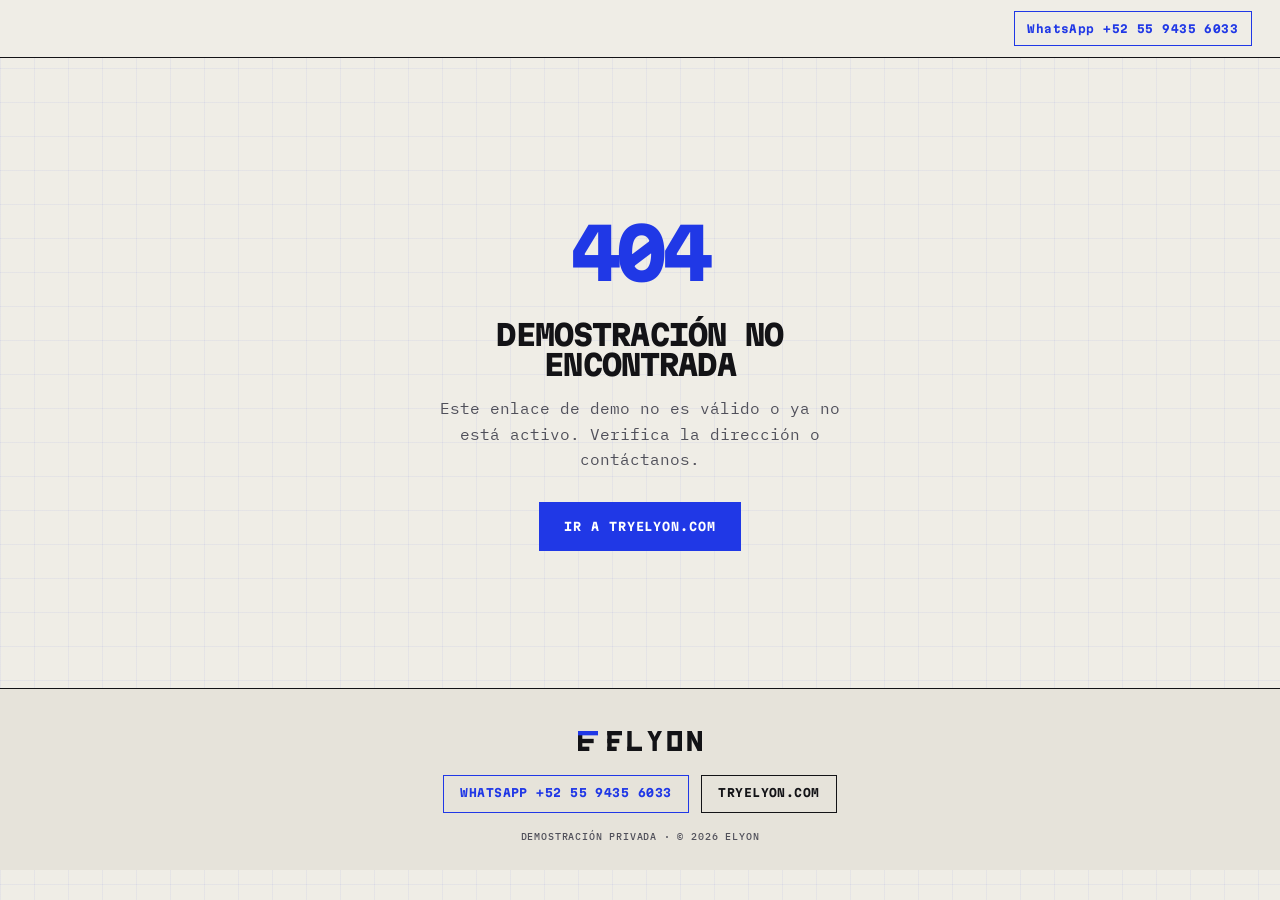
<file: demo/index.html>
<!DOCTYPE html>
<html lang="es">
<head>
<meta charset="UTF-8">
<meta name="viewport" content="width=device-width, initial-scale=1.0">
<!-- Private sales-demo pages: keep out of search + link graph. -->
<meta name="robots" content="noindex, nofollow">
<meta name="googlebot" content="noindex, nofollow">
<title>Conoce a Mateo — Recepcionista con IA | Elyon</title>
<meta name="description" content="Nunca vuelvas a perder un cliente por no contestar. Habla con Mateo, el recepcionista con IA. Demo en vivo.">
<!-- OG tags: WhatsApp/Messenger link previews when the demo link is shared -->
<meta property="og:type" content="website">
<meta property="og:title" content="Conoce a Mateo — Recepcionista con IA">
<meta property="og:description" content="Nunca vuelvas a perder un cliente por no contestar el teléfono. Habla con Mateo en vivo: atiende, agenda y da seguimiento 24/7.">
<meta property="og:locale" content="es_MX">
<meta name="theme-color" content="#0F0F12">
<link rel="icon" type="image/svg+xml" href='data:image/svg+xml,<svg xmlns="http://www.w3.org/2000/svg" viewBox="0 0 100 100"><rect width="100" height="100" fill="%230F0F12"/><rect x="22" y="22" width="12" height="56" fill="%23EFEDE6"/><rect x="22" y="22" width="56" height="12" fill="%232038E6"/><rect x="22" y="44" width="44" height="12" fill="%23EFEDE6"/><rect x="22" y="66" width="32" height="12" fill="%23EFEDE6"/></svg>'>
<link rel="preconnect" href="https://fonts.googleapis.com">
<link rel="preconnect" href="https://fonts.gstatic.com" crossorigin>
<link href="https://fonts.googleapis.com/css2?family=Martian+Mono:wght@400;700;800&family=IBM+Plex+Mono:wght@400;500;600&display=swap" rel="stylesheet">
<!-- ANALYTICS: the same GA4 / Meta Pixel snippet used on the main site can be
     pasted here; events already fire through trackEvent() in demo-page.js. -->
<link rel="stylesheet" href="/demo/demo.css">
</head>
<body>
<a class="skip" href="#main">Ir al contenido</a>

<header class="topbar">
  <div class="brand" id="brand-name">
    <!-- business or persona name filled by demo-page.js -->
  </div>
  <a class="top-chip" id="wa-header" target="_blank" rel="noopener"></a>
</header>

<main id="main">

  <!-- ============================= ACTIVE ============================= -->
  <section id="view-active" class="hidden">
    <div class="wrap">
      <div class="hero">

        <!-- left: pain hook -> persona -> CTA in the first viewport -->
        <div class="hero-left reveal">
          <span class="badge"><span class="dot" aria-hidden="true"></span><span id="badge-text">Demo en vivo</span></span>
          <h1 class="h1 disp" id="headline"></h1>
          <p class="lede" id="lede"></p>
          <div class="hero-cta">
            <a class="btn fill big" id="cta-hero" target="_blank" rel="noopener"></a>
            <p class="trust-line" id="trust-hero"></p>
          </div>
          <div class="meta-row" id="meta"></div>
        </div>

        <!-- right: the live widget -->
        <div class="hero-right reveal" id="widget-anchor">
          <div class="card">
            <div class="card-head">
              <div class="persona">
                <span class="avatar" aria-hidden="true">
                  <svg viewBox="0 0 40 40" width="40" height="40"><rect width="40" height="40" fill="#2038E6"/><g fill="#EFEDE6"><rect x="11" y="16" width="3" height="8"/><rect x="16" y="12" width="3" height="16"/><rect x="21" y="9" width="3" height="22"/><rect x="26" y="14" width="3" height="12"/></g></svg>
                </span>
                <div class="persona-id">
                  <b id="rcp-name">Mateo</b>
                  <small id="rcp-role">El recepcionista con IA</small>
                </div>
              </div>
              <span class="status"><i aria-hidden="true"></i><span id="status-text">Disponible 24/7</span></span>
            </div>
            <div class="card-body">
              <ol class="steps" id="steps"></ol>

              <div class="widget-zone" id="widget-zone" data-widget-state="loading" aria-live="polite">
                <div class="loading" id="widget-loading">
                  <div class="bars" aria-hidden="true"><span></span><span></span><span></span><span></span><span></span></div>
                  <span class="t" id="loading-text">Iniciando…</span>
                </div>
              </div>

              <div class="qs">
                <div class="qs-lbl" id="qs-label"></div>
                <ul id="qs-list"></ul>
              </div>

              <p class="notice" id="demo-notice"></p>
            </div>
          </div>
        </div>

      </div>
    </div>

    <!-- benefits: short checkmark lines, then a second CTA -->
    <section class="benefits">
      <div class="wrap reveal">
        <span class="lbl bf-eyebrow" id="bf-eyebrow"></span>
        <h2 class="disp" id="bf-h"></h2>
        <ul class="checklist" id="benefits-list"></ul>
        <p class="bf-close disp" id="bf-close"></p>
        <div class="cta-mid">
          <a class="btn fill big" id="cta-benefits" target="_blank" rel="noopener"></a>
        </div>
      </div>
    </section>

    <!-- how the trial works: 3 simple steps, last one highlighted -->
    <section class="how">
      <div class="wrap reveal">
        <span class="lbl" id="hw-eyebrow"></span>
        <h2 class="disp" id="hw-h"></h2>
        <div class="how-grid" id="how-grid"></div>
      </div>
    </section>

    <!-- mini FAQ / objection handling -->
    <section class="faq">
      <div class="wrap reveal">
        <span class="lbl" id="fq-eyebrow"></span>
        <h2 class="disp" id="fq-h"></h2>
        <div class="faq-list" id="faq-list"></div>
      </div>
    </section>

    <!-- closing conversion band -->
    <section class="convert">
      <div class="wrap reveal">
        <h2 class="disp" id="cv-h"></h2>
        <p id="cv-p"></p>
        <p class="trust-line" id="trust-convert"></p>
        <div class="cta-row">
          <a class="btn fill big" id="cta-trial" target="_blank" rel="noopener"></a>
          <a class="btn" id="cta-tech" target="_blank" rel="noopener"></a>
        </div>
      </div>
    </section>
  </section>

  <!-- ============================= ENDED ============================== -->
  <section id="view-ended" class="state hidden">
    <div class="inner-state">
      <div class="code" aria-hidden="true">— —</div>
      <h1 class="disp" id="ended-title"></h1>
      <p id="ended-body"></p>
      <a class="btn fill" id="ended-btn" target="_blank" rel="noopener"></a>
    </div>
  </section>

  <!-- =========================== NOT FOUND =========================== -->
  <section id="view-notfound" class="state hidden">
    <div class="inner-state">
      <div class="code" aria-hidden="true">404</div>
      <h1 class="disp" id="nf-title"></h1>
      <p id="nf-body"></p>
      <a class="btn fill" id="nf-btn"></a>
    </div>
  </section>

</main>

<!-- mobile sticky CTA: revealed by JS once the widget scrolls out of view -->
<div class="sticky-cta hidden" id="sticky-cta">
  <a class="btn fill" id="cta-sticky" target="_blank" rel="noopener"></a>
</div>

<footer class="foot2">
  <img class="f-logo" src="/brand/assets/elyon-lockup.svg" alt="Elyon" width="164" height="42">
  <div class="f-contact">
    <a class="wa" id="foot-wa" target="_blank" rel="noopener">WhatsApp</a>
    <a href="https://tryelyon.com/" rel="noopener">tryelyon.com</a>
  </div>
  <span class="f-small">Demostración privada · © 2026 Elyon</span>
</footer>

<script src="/demo/demo-config.js"></script>
<script src="/demo/widget-loader.js"></script>
<script src="/demo/demo-page.js"></script>
</body>
</html>
</file>
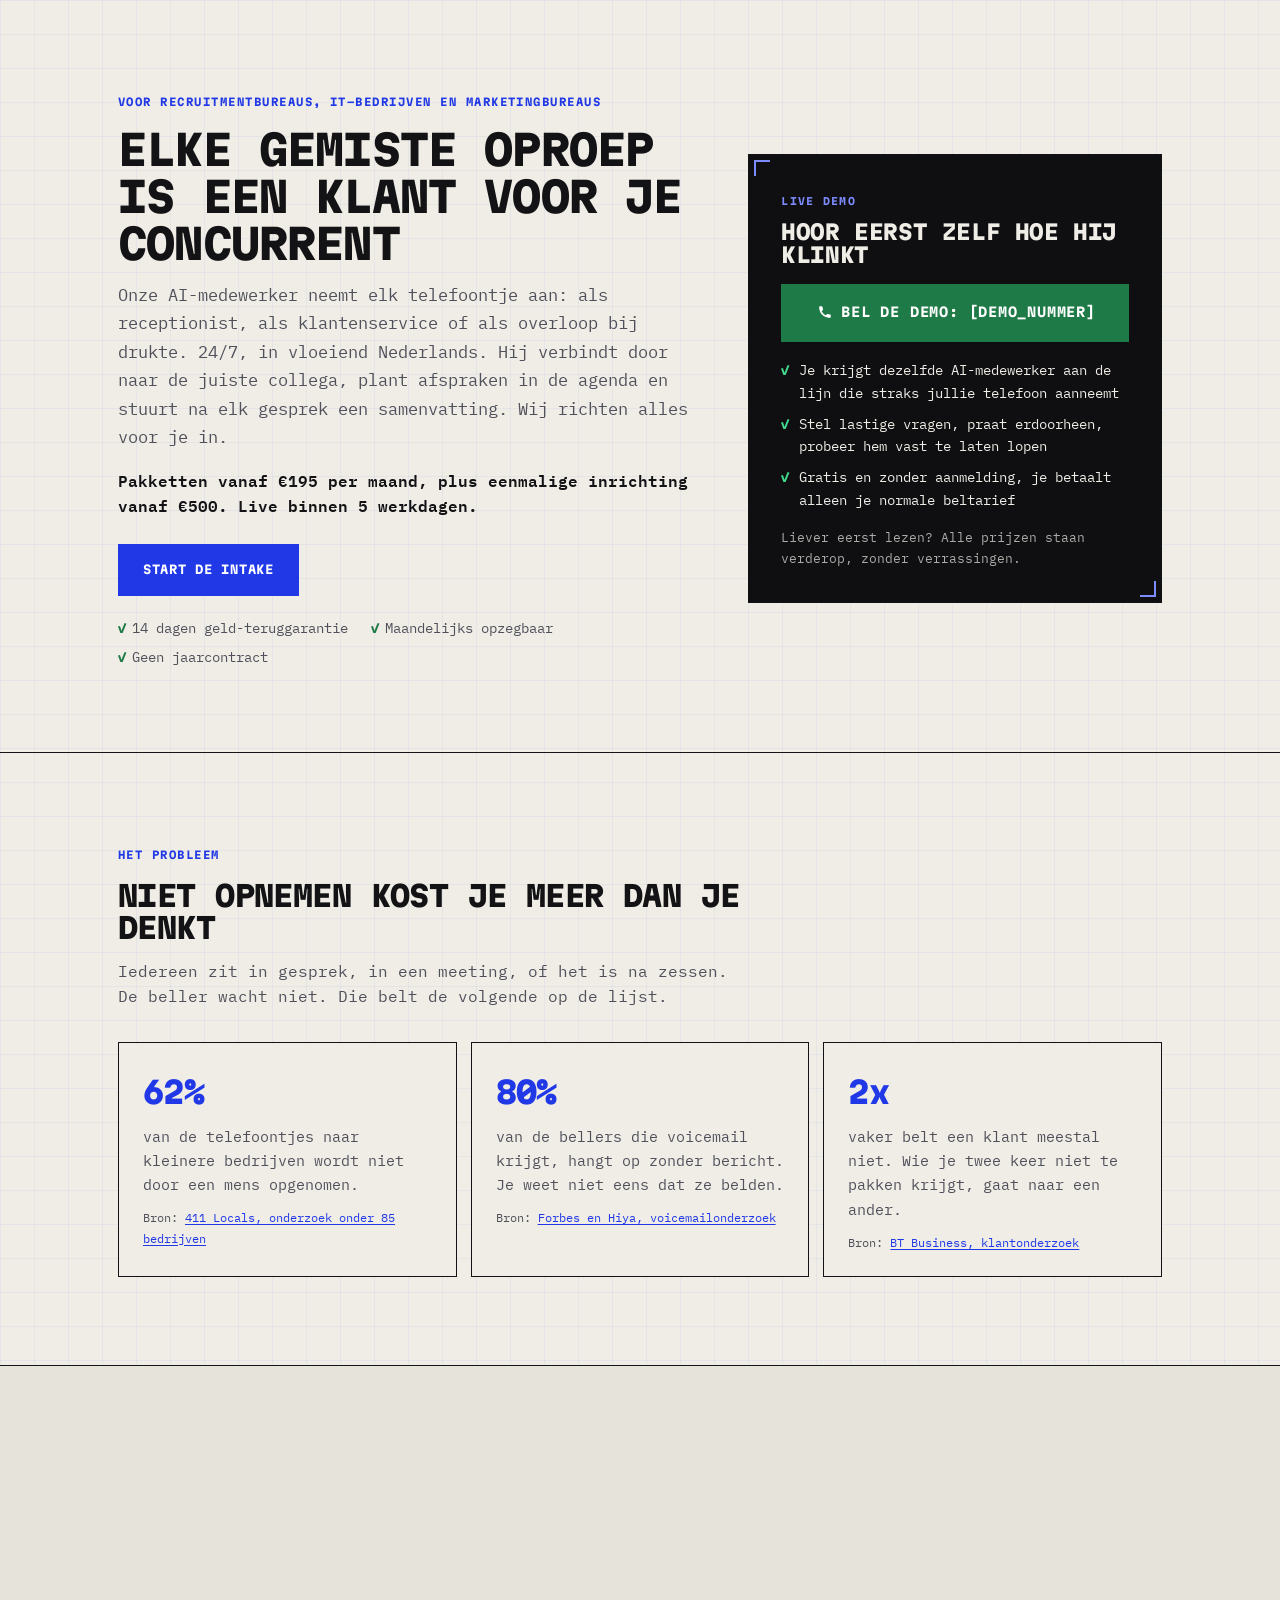
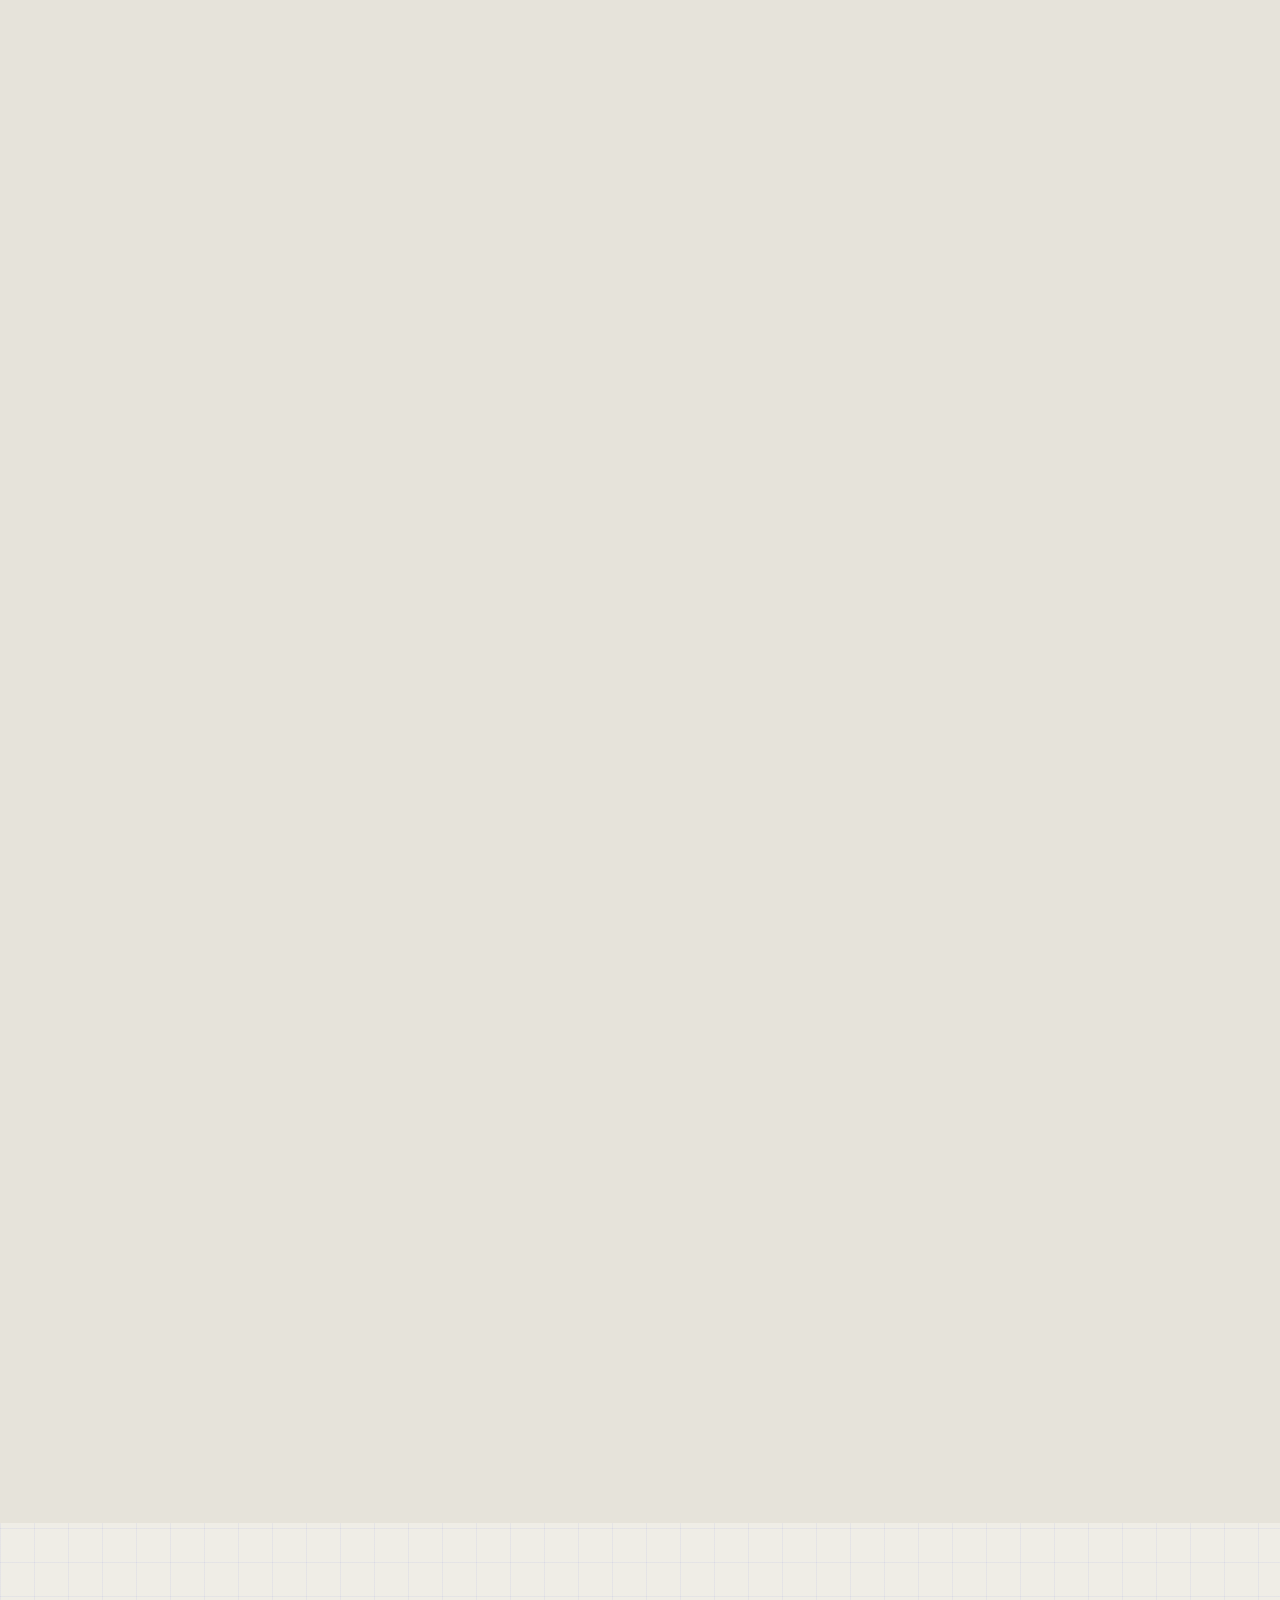
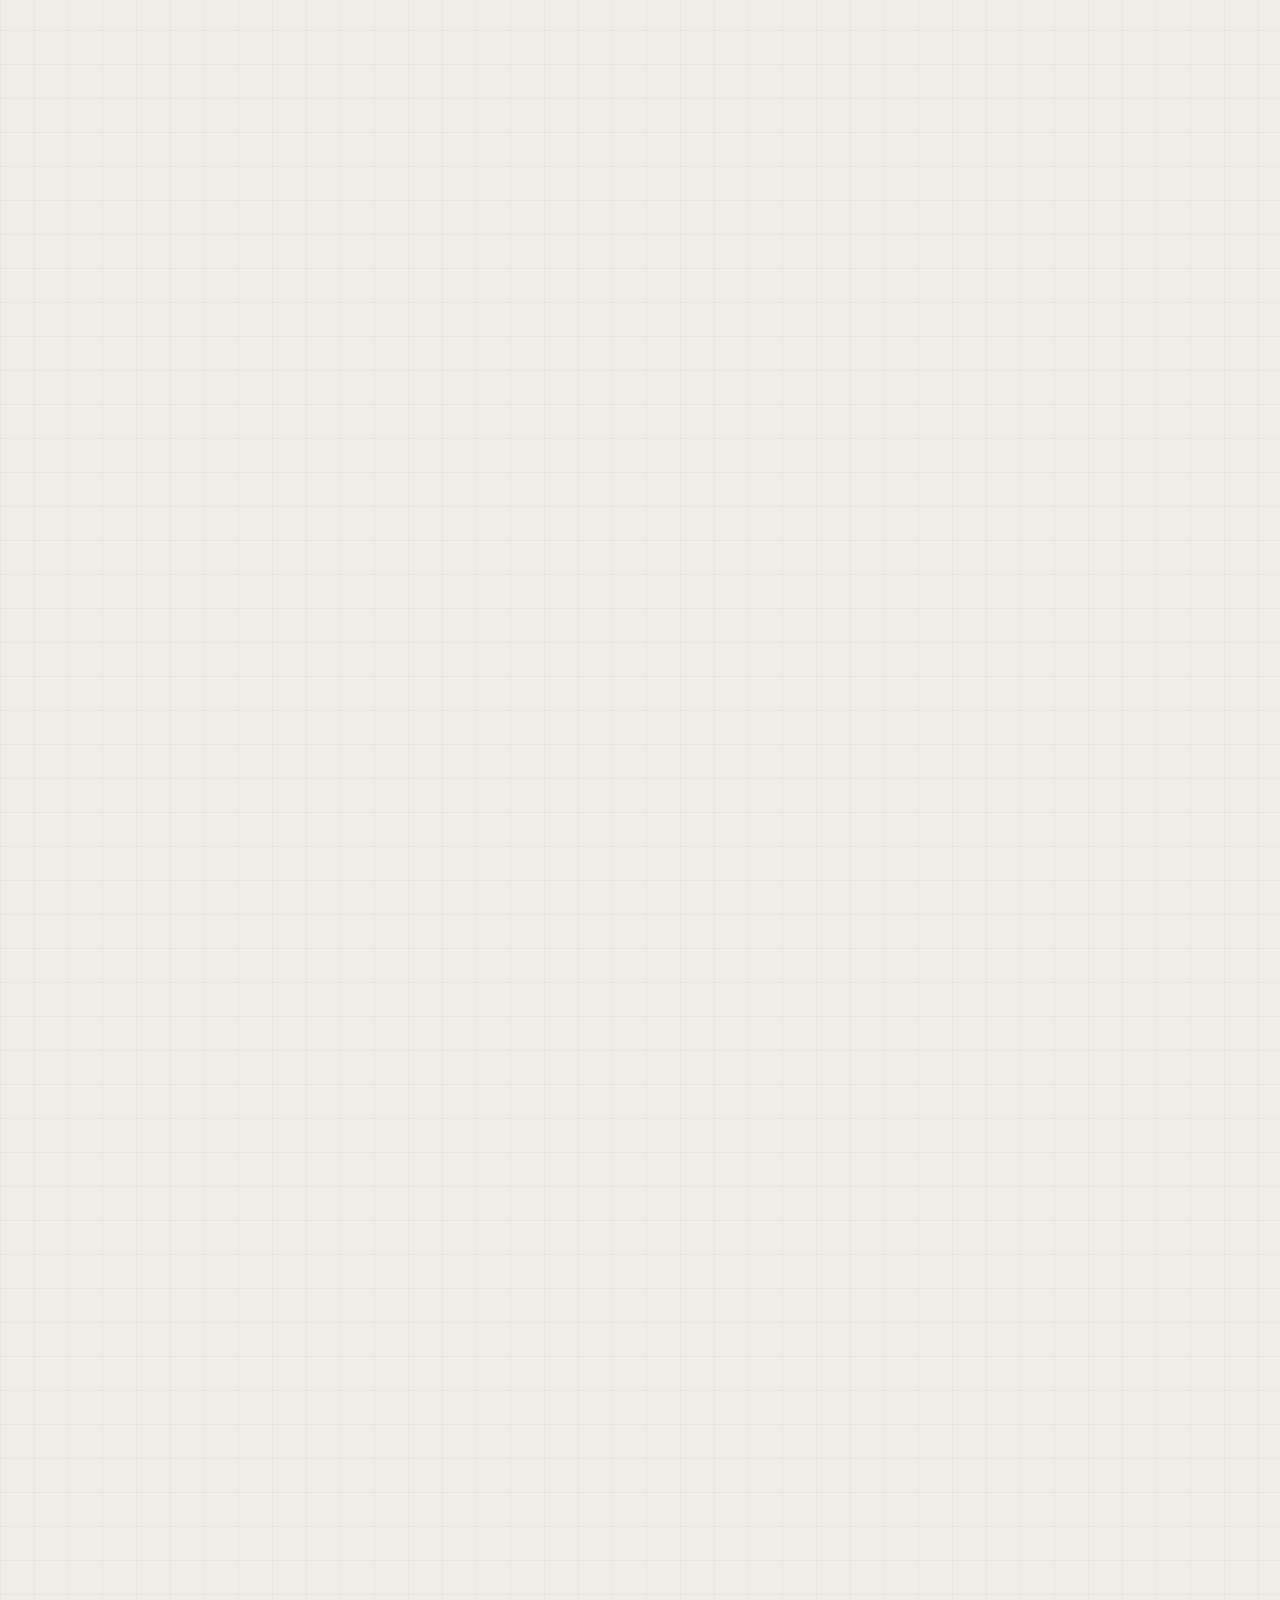
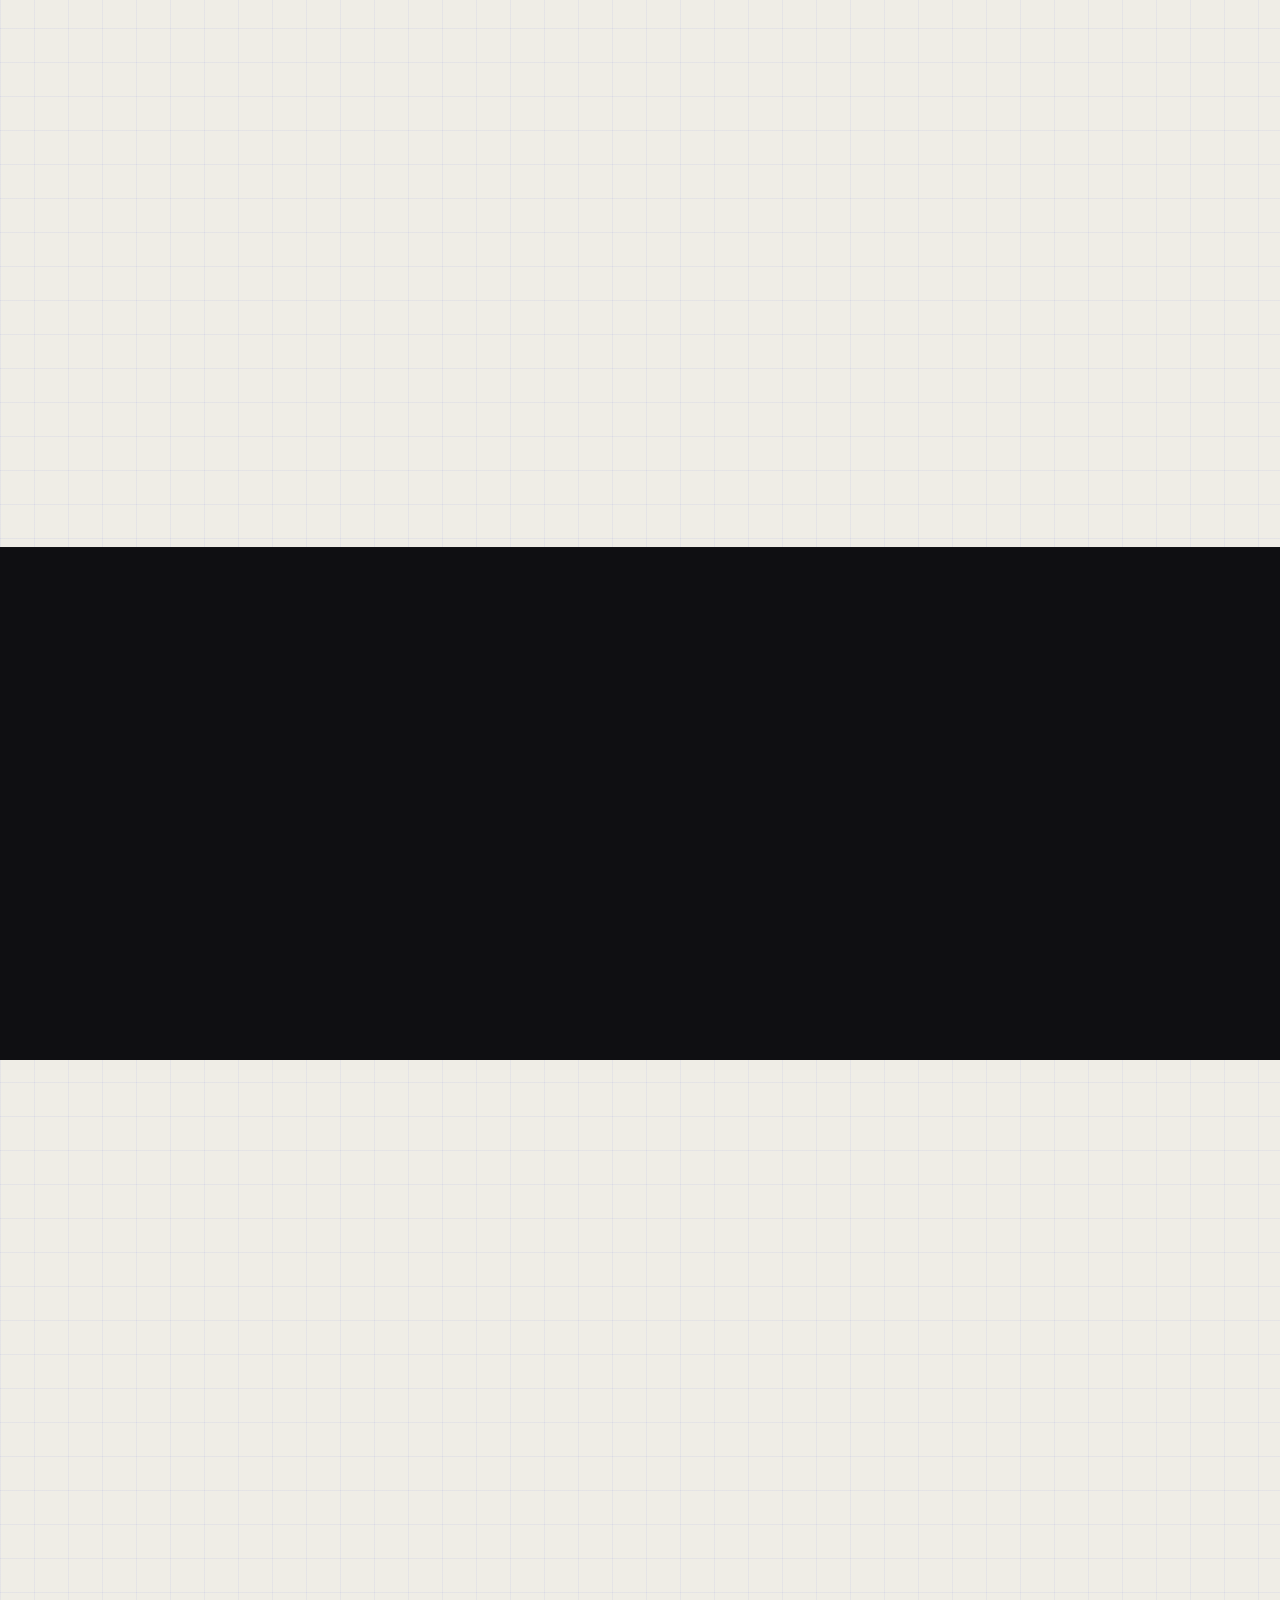
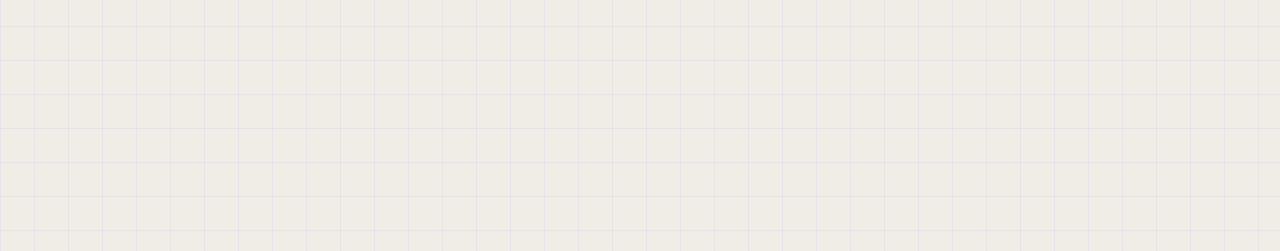
<file: nl-receptionist/index.html>
<!DOCTYPE html>
<html lang="nl">
<head>
<meta charset="UTF-8">
<meta name="viewport" content="width=device-width, initial-scale=1.0">
<title>Nooit meer een gemiste oproep | Elyon</title>
<meta name="description" content="Onze AI-medewerker neemt elk telefoontje aan: receptionist, klantenservice en overloop in één. 24/7, in vloeiend Nederlands. Wij richten alles in. Live binnen 5 werkdagen.">
<meta property="og:type" content="website">
<meta property="og:url" content="https://tryelyon.com/nl-receptionist/">
<meta property="og:title" content="Elke gemiste oproep is een klant voor je concurrent">
<meta property="og:description" content="Receptionist, klantenservice en overloop in één AI-medewerker. Neemt elke oproep aan, verbindt door en plant afspraken. Wij zetten alles voor je klaar.">
<meta property="og:locale" content="nl_NL">
<meta name="theme-color" content="#0F0F12">
<link rel="icon" type="image/svg+xml" href='data:image/svg+xml,<svg xmlns="http://www.w3.org/2000/svg" viewBox="0 0 100 100"><rect width="100" height="100" fill="%230F0F12"/><rect x="22" y="22" width="12" height="56" fill="%23EFEDE6"/><rect x="22" y="22" width="56" height="12" fill="%232038E6"/><rect x="22" y="44" width="44" height="12" fill="%23EFEDE6"/><rect x="22" y="66" width="32" height="12" fill="%23EFEDE6"/></svg>'>
<link rel="preconnect" href="https://fonts.googleapis.com">
<link rel="preconnect" href="https://fonts.gstatic.com" crossorigin>
<!-- fonts load async so the only external request never blocks first paint -->
<link rel="stylesheet" href="https://fonts.googleapis.com/css2?family=Martian+Mono:wght@400;700;800&family=IBM+Plex+Mono:wght@400;500;600&display=swap" media="print" onload="this.media='all'">
<noscript><link rel="stylesheet" href="https://fonts.googleapis.com/css2?family=Martian+Mono:wght@400;700;800&family=IBM+Plex+Mono:wght@400;500;600&display=swap"></noscript>

<script type="application/ld+json">
{"@context":"https://schema.org","@type":"LocalBusiness","name":"Elyon","url":"https://tryelyon.com","description":"AI-receptionist voor recruitmentbureaus, IT-bedrijven en marketingbureaus. Elke oproep beantwoord, 24/7, in vloeiend Nederlands.","address":{"@type":"PostalAddress","streetAddress":"[ADRES]","addressCountry":"NL"},"telephone":"[DEMO_NUMMER]","priceRange":"€195 per maand"}
</script>
<script type="application/ld+json">
{"@context":"https://schema.org","@type":"FAQPage","mainEntity":[
{"@type":"Question","name":"Klinkt hij als een robot?","acceptedAnswer":{"@type":"Answer","text":"Nee. Je hoort een natuurlijke Nederlandse stem. Bel de demo op [DEMO_NUMMER] en oordeel zelf."}},
{"@type":"Question","name":"Wat als hij een vraag niet kan beantwoorden?","acceptedAnswer":{"@type":"Answer","text":"Dan zegt hij dat eerlijk en legt hij de vraag als bericht bij jullie neer, met naam en nummer van de beller. Hij gokt niet."}},
{"@type":"Question","name":"Kunnen we zelf nog opnemen?","acceptedAnswer":{"@type":"Answer","text":"Ja. Jullie kiezen zelf hoe je doorschakelt: alleen bij geen gehoor, buiten kantooruren of altijd. Jullie houden de controle."}},
{"@type":"Question","name":"Wat gebeurt er met ons huidige nummer?","acceptedAnswer":{"@type":"Answer","text":"Niets. Het nummer blijft van jullie. Je zet alleen een doorschakeling aan en die kun je elk moment weer uitzetten."}},
{"@type":"Question","name":"Is onze data veilig volgens de AVG?","acceptedAnswer":{"@type":"Answer","text":"We behandelen gegevens volgens de AVG, sluiten een verwerkersovereenkomst af en bewaren niet meer dan nodig is om jullie oproepen af te handelen. Verwijderen kan op elk moment."}},
{"@type":"Question","name":"Kunnen we maandelijks opzeggen?","acceptedAnswer":{"@type":"Answer","text":"Ja. Geen jaarcontract, opzeggen kan per maand. En binnen de eerste 14 dagen krijg je bij twijfel je geld terug."}},
{"@type":"Question","name":"Wat gebeurt er als onze belminuten op zijn?","acceptedAnswer":{"@type":"Answer","text":"Dan blijft hij gewoon opnemen. Extra minuten kosten €0,30 per minuut, per seconde afgerekend. We waarschuwen je bij 80% van je bundel en denken mee over een passender pakket."}},
{"@type":"Question","name":"Kunnen we op- of afschalen?","acceptedAnswer":{"@type":"Answer","text":"Ja, per maand. Blijkt je bundel structureel te klein of te groot, dan wissel je de maand erna van pakket. Zonder kosten."}},
{"@type":"Question","name":"Hoe snel is het geregeld?","acceptedAnswer":{"@type":"Answer","text":"Binnen 5 werkdagen na de intake staat je AI-medewerker live. Jullie vullen het formulier in, schakelen aan het eind het nummer door en dat is alles."}},
{"@type":"Question","name":"Werkt het met onze agenda's?","acceptedAnswer":{"@type":"Answer","text":"Met de meeste online agenda's, zoals Google Agenda en Outlook. Geen koppeling? Dan sturen we afspraakverzoeken per e-mail of WhatsApp."}}
]}
</script>

<style>
:root{
  --bg:#efede6;            /* Elyon paper */
  --surface:#e6e3da;       /* paper-2 */
  --ink:#131316;
  --ink-soft:#50505a;
  --accent:#2038e6;        /* Elyon cobalt */
  --accent-dark:#1a2cb8;
  --accent-lt:#7d8cff;
  --phone:#1e7a46;         /* call-green, only for phone actions */
  --phone-dark:#155c34;
  --carbon:#0f0f12;
  --bone:#efede6;
  --rule:#131316;
  --err:#b3261e;
  --disp:'Martian Mono',ui-monospace,monospace;
  --body:'IBM Plex Mono',ui-monospace,monospace;
}
*{margin:0;padding:0;box-sizing:border-box}
html{scroll-behavior:smooth}
body{
  background:var(--bg);color:var(--ink);
  font-family:var(--body);font-size:15.5px;line-height:1.65;
  -webkit-font-smoothing:antialiased;
  background-image:
    linear-gradient(rgba(32,56,230,.05) 1px,transparent 1px),
    linear-gradient(90deg,rgba(32,56,230,.05) 1px,transparent 1px);
  background-size:34px 34px;
}
a{color:inherit}
::selection{background:var(--accent);color:var(--bg)}
:focus-visible{outline:2.5px solid var(--accent);outline-offset:3px}
img,svg{max-width:100%}
.wrap{max-width:1100px;margin:0 auto;padding:clamp(48px,7vw,88px) clamp(18px,4vw,28px)}
h1,h2,h3{font-family:var(--disp);letter-spacing:-.02em;line-height:1.12}
h1,h2{font-weight:800;text-transform:uppercase}
h2{font-size:clamp(1.2rem,2.8vw,1.8rem);max-width:32ch}
.kicker{display:inline-block;font-family:var(--disp);font-size:.66rem;font-weight:700;letter-spacing:.14em;text-transform:uppercase;color:var(--accent);margin-bottom:1rem}
.sub{color:var(--ink-soft);max-width:62ch;margin-top:.9rem}

/* buttons: Elyon brand, square */
.btn{
  display:inline-flex;align-items:center;justify-content:center;gap:.55rem;
  font-family:var(--disp);font-weight:700;font-size:.74rem;letter-spacing:.06em;text-transform:uppercase;
  text-decoration:none;cursor:pointer;text-align:center;
  padding:.95rem 1.5rem;border:1.5px solid var(--rule);background:transparent;color:var(--ink);
  transition:background .15s,color .15s,border-color .15s,transform .1s;
}
.btn:active{transform:translateY(1px)}
.btn-primary{background:var(--accent);border-color:var(--accent);color:#fff}
.btn-primary:hover{background:var(--accent-dark);border-color:var(--accent-dark)}
.btn-phone{background:var(--phone);border-color:var(--phone);color:#fff}
.btn-phone:hover{background:var(--phone-dark);border-color:var(--phone-dark)}
.btn-phone .ico{flex:none}
.btn-block{width:100%}

/* hero: two columns on desktop (pitch left, demo-call card right) */
.hero{border-bottom:1.5px solid var(--rule)}
.hero .wrap{padding-top:clamp(48px,7vw,88px);padding-bottom:clamp(48px,7vw,84px)}
.hero-grid{display:grid;grid-template-columns:minmax(0,1fr);gap:clamp(30px,4vw,56px);align-items:center}
@media (min-width:980px){.hero-grid{grid-template-columns:minmax(0,7fr) minmax(0,5fr)}}
.hero h1{font-size:clamp(1.5rem,4.6vw,2.6rem)}
.hero .sub{font-size:clamp(.98rem,1.6vw,1.08rem);max-width:58ch}
.offer-line{margin-top:1rem;font-weight:600}
.cta-row{display:flex;flex-wrap:wrap;gap:.8rem;margin-top:1.6rem}
.trust{display:flex;flex-wrap:wrap;gap:.4rem 1.4rem;margin-top:1.3rem;font-size:.85rem;color:var(--ink-soft)}
.trust span::before{content:"✓";color:var(--phone);font-weight:700;margin-right:.4rem}
@media (max-width:560px){
  .cta-row{flex-direction:column}
  .cta-row .btn{width:100%}
}

/* demo-call card: the strongest conversion element, above the fold */
.democard{background:var(--carbon);color:var(--bone);border:1.5px solid var(--rule);padding:clamp(22px,2.6vw,32px);position:relative}
.democard::before,.democard::after{content:"";position:absolute;width:14px;height:14px;border:0 solid var(--accent-lt)}
.democard::before{top:5px;left:5px;border-top-width:2.5px;border-left-width:2.5px}
.democard::after{bottom:5px;right:5px;border-bottom-width:2.5px;border-right-width:2.5px}
.democard .dk{font-family:var(--disp);font-size:.62rem;font-weight:700;letter-spacing:.13em;text-transform:uppercase;color:var(--accent-lt)}
.democard h2{color:var(--bone);font-size:clamp(1.05rem,2vw,1.3rem);max-width:none;margin-top:.5rem}
.democard .btn-phone{width:100%;margin-top:1.1rem;font-size:.82rem;padding:1.05rem 1rem}
.demosteps{list-style:none;margin-top:1.1rem;display:flex;flex-direction:column;gap:.5rem}
.demosteps li{display:flex;gap:.6rem;align-items:flex-start;font-size:.86rem}
.demosteps li::before{content:"✓";color:#41d98c;font-weight:700;flex:none}
.democard .dnote{margin-top:1rem;font-size:.8rem;color:rgba(239,237,230,.7)}

/* probleem */
.cards{display:grid;grid-template-columns:1fr;gap:14px;margin-top:2rem}
@media (min-width:760px){.cards{grid-template-columns:repeat(3,1fr)}}
.card{background:var(--bg);border:1.5px solid var(--rule);padding:24px}
.card .big{font-family:var(--disp);font-size:1.9rem;font-weight:800;color:var(--accent);letter-spacing:-.02em}
.card p{margin-top:.5rem;color:var(--ink-soft);font-size:.92rem}
.bron{display:block;margin-top:.6rem;font-size:.78rem;color:var(--ink-soft)}
.bron a{color:var(--accent);text-decoration:underline;text-underline-offset:2px}

/* stappen */
.sec-alt{background:var(--surface);border-top:1.5px solid var(--rule)}
.steps{counter-reset:st;display:grid;grid-template-columns:1fr;gap:14px;margin-top:2rem}
@media (min-width:760px){.steps{grid-template-columns:repeat(3,1fr)}}
.step{background:var(--bg);border:1.5px solid var(--rule);padding:24px;counter-increment:st}
.step::before{
  content:counter(st,decimal-leading-zero);display:inline-block;font-family:var(--disp);font-weight:700;
  font-size:.66rem;color:var(--accent);border-bottom:2px solid var(--accent);margin-bottom:.8rem;padding-bottom:.2rem;
}
.step h3{font-size:.95rem;font-weight:800;text-transform:uppercase}
.step p{margin-top:.45rem;color:var(--ink-soft);font-size:.92rem}
.steps-note{margin-top:1.4rem;font-weight:600}
.steps-note b{color:var(--accent)}

/* demo band: Elyon carbon */
.demo{background:var(--carbon);color:var(--bone);border-top:1.5px solid var(--rule)}
.demo h2{color:var(--bone)}
.demo .kicker{color:var(--accent-lt)}
.demo .sub{color:rgba(239,237,230,.85)}
.demo-num{
  display:inline-flex;align-items:center;gap:.8rem;margin-top:1.6rem;
  font-family:var(--disp);font-size:clamp(1.2rem,4.4vw,2.2rem);font-weight:800;letter-spacing:.01em;
  color:#fff;text-decoration:none;background:var(--phone);border:1.5px solid var(--phone);
  padding:.7em 1em;
}
.demo-num:hover{background:var(--phone-dark)}
.demo-small{margin-top:1rem;font-size:.88rem;color:rgba(239,237,230,.75)}

/* prijs: 3 tiers, usage-based */
.anchor-line{margin-top:1.2rem;padding:.9rem 1rem;background:var(--surface);border-left:4px solid var(--accent);font-size:.95rem;max-width:640px}
.tiers{display:grid;grid-template-columns:1fr;gap:16px;margin-top:2rem;align-items:stretch}
@media (min-width:860px){.tiers{grid-template-columns:repeat(3,1fr)}}
.tier{background:var(--bg);border:1.5px solid var(--rule);padding:clamp(20px,2.6vw,28px);position:relative;display:flex;flex-direction:column}
.tier.featured{border:2.5px solid var(--accent);box-shadow:0 18px 40px -24px rgba(32,56,230,.4)}
.tier-badge{
  position:absolute;top:-13px;left:50%;transform:translateX(-50%);white-space:nowrap;
  background:var(--accent);color:#fff;font-family:var(--disp);font-weight:700;
  font-size:.56rem;letter-spacing:.08em;text-transform:uppercase;padding:.35rem .7rem;
}
.tier h3{font-family:var(--disp);font-size:.95rem;font-weight:800;text-transform:uppercase}
.tier .t-who{margin-top:.35rem;font-size:.82rem;color:var(--ink-soft);min-height:2.6em}
.tier .t-price{font-family:var(--disp);font-size:1.7rem;font-weight:800;letter-spacing:-.02em;margin-top:.9rem}
.tier .t-price small{font-size:.72rem;font-weight:600;color:var(--ink-soft)}
.tier .t-setup{font-size:.8rem;color:var(--ink-soft);margin-top:.15rem}
.tier .t-min{margin-top:.8rem;font-weight:600;font-size:.9rem}
.tier .t-eff{font-size:.78rem;color:var(--ink-soft)}
.incl{list-style:none;margin-top:1rem;display:flex;flex-direction:column;gap:.5rem}
.incl li{display:flex;gap:.6rem;align-items:flex-start;font-size:.88rem}
.incl li::before{content:"✓";color:var(--phone);font-weight:700;flex:none}
.tier .btn{margin-top:auto;width:100%}
.tier .incl{margin-bottom:1.3rem}
.overage-note{margin-top:1.4rem;font-size:.88rem;color:var(--ink-soft);max-width:640px}
.garantie{margin-top:1.4rem;padding:.9rem 1rem;background:var(--surface);border-left:4px solid var(--phone);font-size:.9rem;max-width:640px}

/* rollen */
.roles{display:grid;grid-template-columns:1fr;gap:14px;margin-top:2rem}
@media (min-width:700px){.roles{grid-template-columns:1fr 1fr}}
.role{background:var(--bg);border:1.5px solid var(--rule);padding:22px}
.role h3{font-family:var(--disp);font-size:.92rem;font-weight:800;text-transform:uppercase;color:var(--accent)}
.role ul{list-style:none;margin-top:.7rem;display:flex;flex-direction:column;gap:.4rem}
.role li{display:flex;gap:.55rem;align-items:flex-start;font-size:.9rem}
.role li::before{content:"✓";color:var(--phone);font-weight:700;flex:none}

/* faq */
.faq-list{margin-top:2rem;max-width:760px}
.faq-list details{background:var(--bg);border:1.5px solid var(--rule)}
.faq-list details+details{margin-top:10px}
.faq-list summary{cursor:pointer;list-style:none;display:flex;justify-content:space-between;align-items:center;gap:1rem;padding:1rem 1.1rem;font-weight:600;font-size:.95rem}
.faq-list summary::-webkit-details-marker{display:none}
.faq-list summary::after{content:"+";color:var(--accent);font-family:var(--disp);font-size:1.2rem;font-weight:700;flex:none;line-height:1}
.faq-list details[open] summary::after{content:"×"}
.faq-list details p{padding:0 1.1rem 1.05rem;color:var(--ink-soft);font-size:.92rem}

/* form */
form{margin-top:2rem;max-width:640px}
.field{margin-bottom:1.15rem}
label{display:block;font-weight:600;font-size:.9rem;margin-bottom:.35rem}
input[type=text],input[type=tel],input[type=email],select{
  width:100%;padding:.8rem .9rem;font:inherit;font-size:1rem;color:var(--ink);
  background:var(--bg);border:1.5px solid var(--rule);
}
input:focus,select:focus{outline:none;border-color:var(--accent);box-shadow:0 0 0 3px rgba(32,56,230,.18)}
.field.invalid input,.field.invalid select{border-color:var(--err)}
.err{display:none;color:var(--err);font-size:.85rem;margin-top:.3rem}
.field.invalid .err{display:block}
.form-privacy{font-size:.82rem;color:var(--ink-soft);margin-top:1rem}
.form-privacy a{color:var(--accent)}
.form-ok{display:none;margin-top:2rem;padding:1.4rem;background:var(--bg);border:1.5px solid var(--phone);max-width:640px}
.form-ok h3{color:var(--phone-dark);text-transform:uppercase;font-size:.95rem}
.form-ok p{margin-top:.4rem;color:var(--ink-soft)}
.form-ok a{color:var(--accent)}
.hp{position:absolute;left:-9999px;top:-9999px}

/* footer */
footer{border-top:1.5px solid var(--rule);background:var(--surface);padding:2.2rem clamp(18px,4vw,28px);text-align:center;font-size:.85rem;color:var(--ink-soft)}
footer .f-logo{height:34px;width:auto;display:inline-block}
footer .flinks{display:flex;flex-wrap:wrap;gap:.4rem 1.4rem;justify-content:center;margin-top:.9rem}
footer a{color:var(--accent)}
footer .fsmall{margin-top:.7rem;font-size:.78rem}

/* sticky mobile call bar: the strongest CTA always in reach on phones */
.sticky-call{
  position:fixed;left:0;right:0;bottom:0;z-index:50;
  background:var(--bg);border-top:1.5px solid var(--rule);
  padding:.55rem clamp(12px,3vw,16px);
  padding-bottom:calc(.55rem + env(safe-area-inset-bottom,0px));
  display:flex;gap:.6rem;align-items:center;
  box-shadow:0 -12px 30px -14px rgba(15,15,18,.35);
  transform:translateY(110%);transition:transform .28s ease;
}
.sticky-call.on{transform:translateY(0)}
.sticky-call .btn{flex:1;padding:.85rem .6rem;font-size:.66rem}
@media (min-width:900px){.sticky-call{display:none}}
@media (max-width:899.98px){body{padding-bottom:72px}}
@media (prefers-reduced-motion:reduce){.sticky-call{transition:none}}

/* lazy render below the fold */
.cv{content-visibility:auto;contain-intrinsic-size:auto 640px}

/* reveals: visible by default, JS adds .pre only below the fold */
.reveal.pre{opacity:0;transform:translateY(14px)}
.reveal.in{opacity:1;transform:none;transition:opacity .5s ease,transform .5s ease}
@media (prefers-reduced-motion:reduce){
  .reveal.pre{opacity:1;transform:none}
  .reveal.in{transition:none}
  html{scroll-behavior:auto}
}
</style>
</head>
<body>

<!-- ============================ HERO ============================ -->
<header class="hero">
  <div class="wrap">
    <div class="hero-grid">
      <div>
        <span class="kicker">Voor recruitmentbureaus, IT-bedrijven en marketingbureaus</span>
        <h1>Elke gemiste oproep is een klant voor je concurrent</h1>
        <p class="sub">Onze AI-medewerker neemt elk telefoontje aan: als receptionist, als klantenservice of als overloop bij drukte. 24/7, in vloeiend Nederlands. Hij verbindt door naar de juiste collega, plant afspraken in de agenda en stuurt na elk gesprek een samenvatting. Wij richten alles voor je in.</p>
        <p class="offer-line">Pakketten vanaf €195 per maand, plus eenmalige inrichting vanaf €500. Live binnen 5 werkdagen.</p>
        <div class="cta-row">
          <a class="btn btn-primary" href="#aanvragen">Start de intake</a>
        </div>
        <p class="trust"><span>14 dagen geld-teruggarantie</span><span>Maandelijks opzegbaar</span><span>Geen jaarcontract</span></p>
      </div>
      <aside class="democard" aria-labelledby="h-herodemo">
        <span class="dk">Live demo</span>
        <h2 id="h-herodemo">Hoor eerst zelf hoe hij klinkt</h2>
        <a class="btn btn-phone" href="tel:[DEMO_NUMMER]">
          <svg class="ico" width="18" height="18" viewBox="0 0 24 24" fill="none" aria-hidden="true"><path d="M6.6 3h2.3c.5 0 .9.3 1 .8l.8 3.2c.1.4 0 .8-.3 1.1L8.9 9.6a13 13 0 0 0 5.5 5.5l1.5-1.5c.3-.3.7-.4 1.1-.3l3.2.8c.5.1.8.5.8 1v2.3c0 .6-.5 1.1-1.1 1.1C11.5 18.5 5.5 12.5 5.5 4.1c0-.6.5-1.1 1.1-1.1z" fill="currentColor"/></svg>
          Bel de demo: [DEMO_NUMMER]
        </a>
        <ul class="demosteps">
          <li>Je krijgt dezelfde AI-medewerker aan de lijn die straks jullie telefoon aanneemt</li>
          <li>Stel lastige vragen, praat erdoorheen, probeer hem vast te laten lopen</li>
          <li>Gratis en zonder aanmelding, je betaalt alleen je normale beltarief</li>
        </ul>
        <p class="dnote">Liever eerst lezen? Alle prijzen staan verderop, zonder verrassingen.</p>
      </aside>
    </div>
  </div>
</header>

<main id="main">

  <!-- ========================= PROBLEEM ========================= -->
  <section class="reveal" aria-labelledby="h-probleem">
    <div class="wrap">
      <span class="kicker">Het probleem</span>
      <h2 id="h-probleem">Niet opnemen kost je meer dan je denkt</h2>
      <p class="sub">Iedereen zit in gesprek, in een meeting, of het is na zessen. De beller wacht niet. Die belt de volgende op de lijst.</p>
      <div class="cards">
        <div class="card">
          <span class="big">62%</span>
          <p>van de telefoontjes naar kleinere bedrijven wordt niet door een mens opgenomen.</p>
          <span class="bron">Bron: <a href="https://411locals.us/small-business-owners-dont-answer-62-of-phone-calls/" rel="noopener" target="_blank">411 Locals, onderzoek onder 85 bedrijven</a></span>
        </div>
        <div class="card">
          <span class="big">80%</span>
          <p>van de bellers die voicemail krijgt, hangt op zonder bericht. Je weet niet eens dat ze belden.</p>
          <span class="bron">Bron: <a href="https://www.sellcell.com/blog/voicemail-statistics/" rel="noopener" target="_blank">Forbes en Hiya, voicemailonderzoek</a></span>
        </div>
        <div class="card">
          <span class="big">2x</span>
          <p>vaker belt een klant meestal niet. Wie je twee keer niet te pakken krijgt, gaat naar een ander.</p>
          <span class="bron">Bron: <a href="https://aircall.io/blog/customer-happiness/missed-calls/" rel="noopener" target="_blank">BT Business, klantonderzoek</a></span>
        </div>
      </div>
    </div>
  </section>

  <!-- ======================= HOE HET WERKT ======================= -->
  <section class="sec-alt reveal cv" aria-labelledby="h-hoe">
    <div class="wrap">
      <span class="kicker">Hoe het werkt</span>
      <h2 id="h-hoe">Vijf minuten werk voor jou, de rest doen wij</h2>
      <div class="steps">
        <div class="step">
          <h3>Vul het intakeformulier in</h3>
          <p>Een paar vragen over jullie bedrijf, diensten en wie waarvoor bereikbaar is. Drie minuten werk.</p>
        </div>
        <div class="step">
          <h3>Wij bouwen en trainen je receptionist</h3>
          <p>Wij richten hem in met jullie diensten, veelgestelde vragen en doorschakelregels. Niemand hoeft iets te installeren.</p>
        </div>
        <div class="step">
          <h3>Schakel het nummer door, klaar</h3>
          <p>Twee minuten werk, wij sturen de instructies mee. Vanaf dat moment wordt elke oproep aangenomen.</p>
        </div>
      </div>
      <p class="steps-note">Stap 1 en 3 kosten jou samen <b>vijf minuten</b>. Binnen 5 werkdagen staat alles live.</p>
    </div>
  </section>

  <!-- ==================== ROLLEN: MEER DAN EEN RECEPTIONIST ==================== -->
  <section class="reveal cv" aria-labelledby="h-wat">
    <div class="wrap">
      <span class="kicker">Wat je krijgt</span>
      <h2 id="h-wat">Eén AI-medewerker, vier rollen</h2>
      <p class="sub">Jullie bepalen bij de intake wat hij doet en wanneer. Van alleen overloop tot volledige klantenservice.</p>
      <div class="roles">
        <div class="role">
          <h3>Receptionist</h3>
          <ul>
            <li>Neemt 24/7 op, ook tijdens meetings en na zessen</li>
            <li>Verbindt door naar de juiste collega, spoed direct</li>
            <li>Plant afspraken en intakes in de agenda</li>
          </ul>
        </div>
        <div class="role">
          <h3>Klantenservice</h3>
          <ul>
            <li>Beantwoordt veelgestelde vragen over jullie diensten</li>
            <li>Registreert verzoeken, klachten en terugbelafspraken</li>
            <li>Stuurt na elk gesprek een samenvatting per e-mail of WhatsApp</li>
          </ul>
        </div>
        <div class="role">
          <h3>Overloop bij drukte</h3>
          <ul>
            <li>Springt bij als alle lijnen bezet zijn</li>
            <li>Geen wachtrij en geen ingesprekstoon voor de beller</li>
            <li>Jullie team belt terug met naam, nummer en context</li>
          </ul>
        </div>
        <div class="role">
          <h3>Buiten kantooruren</h3>
          <ul>
            <li>Avond, weekend en feestdagen gewoon bereikbaar</li>
            <li>Kandidaten en klanten bellen wanneer het hen uitkomt</li>
            <li>Spoed doorverbonden, de rest netjes klaargezet voor morgen</li>
          </ul>
        </div>
      </div>
    </div>
  </section>

  <!-- ============================ DEMO ============================ -->
  <section class="demo reveal cv" aria-labelledby="h-demo">
    <div class="wrap">
      <span class="kicker">De demo</span>
      <h2 id="h-demo">Eerst horen? Bel hem nu</h2>
      <p class="sub">Bel, stel lastige vragen, praat erdoorheen, probeer hem vast te laten lopen. Dan weet je precies wat jullie bellers straks horen.</p>
      <a class="demo-num" href="tel:[DEMO_NUMMER]">
        <svg width="26" height="26" viewBox="0 0 24 24" fill="none" aria-hidden="true"><path d="M6.6 3h2.3c.5 0 .9.3 1 .8l.8 3.2c.1.4 0 .8-.3 1.1L8.9 9.6a13 13 0 0 0 5.5 5.5l1.5-1.5c.3-.3.7-.4 1.1-.3l3.2.8c.5.1.8.5.8 1v2.3c0 .6-.5 1.1-1.1 1.1C11.5 18.5 5.5 12.5 5.5 4.1c0-.6.5-1.1 1.1-1.1z" fill="currentColor"/></svg>
        [DEMO_NUMMER]
      </a>
      <p class="demo-small">Gewoon bellen, geen aanmelding nodig. De demo is gratis, je betaalt alleen je normale beltarief.</p>
    </div>
  </section>

  <!-- ============================ PRIJS ============================ -->
  <section class="reveal cv" aria-labelledby="h-prijs">
    <div class="wrap">
      <span class="kicker">De prijs</span>
      <h2 id="h-prijs">Kies wat past bij jullie belvolume</h2>
      <p class="anchor-line">Ter vergelijking: één fulltime receptionist kost in Nederland al snel meer dan €2.500 bruto per maand, voor 40 uur per week. Deze pakketten nemen dag en nacht op.</p>
      <div class="tiers">
        <div class="tier">
          <h3>Start</h3>
          <p class="t-who">Voor teams die vooral gemiste oproepen willen opvangen.</p>
          <p class="t-price">€195 <small>per maand</small></p>
          <p class="t-setup">+ €500 eenmalige inrichting</p>
          <p class="t-min">250 belminuten per maand inbegrepen</p>
          <p class="t-eff">Ongeveer 80 tot 120 gesprekken. Binnen de bundel €0,78 per minuut.</p>
          <ul class="incl">
            <li>Volledige inrichting en training door ons</li>
            <li>Beantwoording 24/7, ook in het weekend</li>
            <li>Eigen doorschakelnummer inbegrepen</li>
            <li>Samenvatting per e-mail of WhatsApp na elk gesprek</li>
            <li>Aanpassingen wanneer jullie iets willen wijzigen</li>
          </ul>
          <a class="btn btn-primary" href="#aanvragen">Start de intake</a>
        </div>
        <div class="tier featured">
          <span class="tier-badge">Aanbevolen voor 20 tot 100 medewerkers</span>
          <h3>Groei</h3>
          <p class="t-who">Voor bureaus en IT-bedrijven met serieus belverkeer.</p>
          <p class="t-price">€395 <small>per maand</small></p>
          <p class="t-setup">+ €750 eenmalige inrichting</p>
          <p class="t-min">750 belminuten per maand inbegrepen</p>
          <p class="t-eff">Ongeveer 250 tot 375 gesprekken. Binnen de bundel €0,53 per minuut.</p>
          <ul class="incl">
            <li>Alles uit Start</li>
            <li>Afspraken direct in de agenda (Google en Outlook)</li>
            <li>Doorverbinden naar de juiste collega of afdeling</li>
            <li>Koppeling met jullie CRM of ATS</li>
            <li>Tweetalig: Nederlands en Engels</li>
            <li>Maandelijkse gespreksrapportage</li>
          </ul>
          <a class="btn btn-primary" href="#aanvragen">Start de intake</a>
        </div>
        <div class="tier">
          <h3>Schaal</h3>
          <p class="t-who">Voor hoog volume, meerdere labels of vestigingen.</p>
          <p class="t-price">vanaf €795 <small>per maand</small></p>
          <p class="t-setup">+ inrichting op maat, vanaf €1.250</p>
          <p class="t-min">2.000 belminuten per maand inbegrepen</p>
          <p class="t-eff">Ongeveer 650 tot 1.000 gesprekken. Binnen de bundel €0,40 per minuut.</p>
          <ul class="incl">
            <li>Alles uit Groei</li>
            <li>Meerdere AI-medewerkers en nummers</li>
            <li>Premium stemmen</li>
            <li>Maatwerkkoppelingen en afspraken over reactietijd</li>
            <li>Elk kwartaal een optimalisatiesessie</li>
          </ul>
          <a class="btn" href="#aanvragen">Plan een gesprek</a>
        </div>
      </div>
      <p class="overage-note">Bundel op? Hij blijft gewoon opnemen. Extra minuten kosten €0,30 per minuut, per seconde afgerekend. We waarschuwen je bij 80% van je bundel en denken mee over een passender pakket. Rustige maand? Dan blijft het bij je vaste maandbedrag.</p>
      <p class="garantie"><strong>14 dagen geld-teruggarantie.</strong> Niet tevreden? Je krijgt je geld terug en we zetten alles stop. Verder geen jaarcontract: opzeggen en wisselen van pakket kan per maand.</p>
    </div>
  </section>

  <!-- ============================ FAQ ============================ -->
  <section class="sec-alt reveal cv" aria-labelledby="h-faq">
    <div class="wrap">
      <span class="kicker">Vragen</span>
      <h2 id="h-faq">Wat ondernemers ons vragen</h2>
      <div class="faq-list">
        <details>
          <summary>Klinkt hij als een robot?</summary>
          <p>Nee. Je hoort een natuurlijke Nederlandse stem. Bel de demo op <a href="tel:[DEMO_NUMMER]">[DEMO_NUMMER]</a> en oordeel zelf.</p>
        </details>
        <details>
          <summary>Wat als hij een vraag niet kan beantwoorden?</summary>
          <p>Dan zegt hij dat eerlijk en legt hij de vraag als bericht bij jullie neer, met naam en nummer van de beller. Hij gokt niet.</p>
        </details>
        <details>
          <summary>Kunnen we zelf nog opnemen?</summary>
          <p>Ja. Jullie kiezen zelf hoe je doorschakelt: alleen bij geen gehoor, buiten kantooruren of altijd. Jullie houden de controle.</p>
        </details>
        <details>
          <summary>Wat gebeurt er met ons huidige nummer?</summary>
          <p>Niets. Het nummer blijft van jullie. Je zet alleen een doorschakeling aan en die kun je elk moment weer uitzetten.</p>
        </details>
        <details>
          <summary>Is onze data veilig volgens de AVG?</summary>
          <p>We behandelen gegevens volgens de AVG, sluiten een verwerkersovereenkomst af en bewaren niet meer dan nodig is om jullie oproepen af te handelen. Verwijderen kan op elk moment.</p>
        </details>
        <details>
          <summary>Kunnen we maandelijks opzeggen?</summary>
          <p>Ja. Geen jaarcontract, opzeggen kan per maand. En binnen de eerste 14 dagen krijg je bij twijfel je geld terug.</p>
        </details>
        <details>
          <summary>Wat gebeurt er als onze belminuten op zijn?</summary>
          <p>Dan blijft hij gewoon opnemen. Extra minuten kosten €0,30 per minuut, per seconde afgerekend. We waarschuwen je bij 80% van je bundel en denken mee over een passender pakket.</p>
        </details>
        <details>
          <summary>Kunnen we op- of afschalen?</summary>
          <p>Ja, per maand. Blijkt je bundel structureel te klein of te groot, dan wissel je de maand erna van pakket. Zonder kosten.</p>
        </details>
        <details>
          <summary>Hoe snel is het geregeld?</summary>
          <p>Binnen 5 werkdagen na de intake staat je AI-medewerker live. Jullie vullen het formulier in, schakelen aan het eind het nummer door en dat is alles.</p>
        </details>
        <details>
          <summary>Werkt het met onze agenda's?</summary>
          <p>Met de meeste online agenda's, zoals Google Agenda en Outlook. Geen koppeling? Dan sturen we afspraakverzoeken per e-mail of WhatsApp.</p>
        </details>
      </div>
    </div>
  </section>

  <!-- ========================= INTAKE FORM ========================= -->
  <section class="reveal cv" id="aanvragen" aria-labelledby="h-form">
    <div class="wrap">
      <span class="kicker">Aanvragen</span>
      <h2 id="h-form">Start de intake</h2>
      <p class="sub">Vier velden, meer niet. We nemen binnen één werkdag contact met je op en de rest bespreken we in een kort gesprek. Eerst nog vragen? Bel de demo op <a href="tel:[DEMO_NUMMER]">[DEMO_NUMMER]</a>.</p>

      <form name="receptionist-intake" method="POST" action="/" data-netlify="true" netlify-honeypot="extra-veld" novalidate>
        <input type="hidden" name="form-name" value="receptionist-intake">
        <p class="hp" aria-hidden="true"><label>Laat dit veld leeg: <input name="extra-veld" tabindex="-1" autocomplete="off"></label></p>
        <input type="hidden" name="utm_source" id="utm_source">
        <input type="hidden" name="utm_medium" id="utm_medium">
        <input type="hidden" name="utm_campaign" id="utm_campaign">
        <input type="hidden" name="utm_content" id="utm_content">
        <input type="hidden" name="utm_term" id="utm_term">

        <div class="field">
          <label for="f-bedrijf">Bedrijfsnaam</label>
          <input type="text" id="f-bedrijf" aria-describedby="e-bedrijf" name="bedrijfsnaam" autocomplete="organization" required>
          <p class="err" id="e-bedrijf">Vul je bedrijfsnaam in.</p>
        </div>
        <div class="field">
          <label for="f-naam">Contactpersoon</label>
          <input type="text" id="f-naam" aria-describedby="e-naam" name="contactpersoon" autocomplete="name" required>
          <p class="err" id="e-naam">Vul je naam in.</p>
        </div>
        <div class="field">
          <label for="f-tel">Telefoonnummer</label>
          <input type="tel" id="f-tel" aria-describedby="e-tel" name="telefoonnummer" autocomplete="tel" required>
          <p class="err" id="e-tel">Vul een geldig telefoonnummer in.</p>
        </div>
        <div class="field">
          <label for="f-mail">E-mail</label>
          <input type="email" id="f-mail" aria-describedby="e-mail" name="email" autocomplete="email" required>
          <p class="err" id="e-mail">Vul een geldig e-mailadres in.</p>
        </div>
        <div class="field">
          <label for="f-fte">Hoeveel medewerkers hebben jullie? (mag je overslaan)</label>
          <select id="f-fte" name="aantal_medewerkers">
            <option value="">Zeg ik liever in het gesprek</option>
            <option>2 tot 10</option>
            <option>10 tot 25</option>
            <option>25 tot 50</option>
            <option>50 tot 100</option>
            <option>Meer dan 100</option>
          </select>
        </div>

        <button type="submit" class="btn btn-primary btn-block">Verstuur aanvraag</button>
        <p class="form-privacy">Je gegevens gebruiken we alleen om contact met je op te nemen. Zie de <a href="privacy/">privacyverklaring</a>.</p>
      </form>

      <div class="form-ok" id="form-ok" role="status" tabindex="-1">
        <h3>Aanvraag ontvangen</h3>
        <p>Bedankt. We nemen binnen één werkdag contact met je op om de intake te plannen. Benieuwd wat je bellers straks te horen krijgen? Bel de demo op <a href="tel:[DEMO_NUMMER]">[DEMO_NUMMER]</a>.</p>
      </div>
    </div>
  </section>

</main>

<!-- mobile sticky call bar: revealed by JS after the hero scrolls out of view -->
<div class="sticky-call" id="sticky-call" aria-hidden="false">
  <a class="btn btn-phone" href="tel:[DEMO_NUMMER]">Bel de demo</a>
  <a class="btn btn-primary" href="#aanvragen">Start de intake</a>
</div>

<footer>
  <svg class="f-logo" viewBox="-24 -24 420 108" role="img" aria-label="Elyon"><rect x="0" y="0" width="13.0" height="60.0" fill="#131316"/><rect x="0" y="0" width="60.0" height="13.0" fill="#2038E6"/><rect x="0" y="23.5" width="47.0" height="13.0" fill="#131316"/><rect x="0" y="47.0" width="34.0" height="13.0" fill="#131316"/><g transform="translate(88,0)"><rect x="0" y="0" width="13" height="60" fill="#131316"/><rect x="0" y="0" width="44" height="13" fill="#131316"/><rect x="0" y="23.5" width="36" height="13" fill="#131316"/><rect x="0" y="47" width="28" height="13" fill="#131316"/><rect x="60" y="0" width="13" height="60" fill="#131316"/><rect x="60" y="47" width="44" height="13" fill="#131316"/><polygon points="120,0 133,0 148.5,30 135.5,30" fill="#131316"/><polygon points="151,0 164,0 148.5,30 135.5,30" fill="#131316"/><rect x="135.5" y="30" width="13" height="30" fill="#131316"/><path fill-rule="evenodd" fill="#131316" d="M180 0H224V60H180Z M193 13H211V47H193Z"/><rect x="240" y="0" width="13" height="60" fill="#131316"/><rect x="271" y="0" width="13" height="60" fill="#131316"/><polygon points="240,0 253,0 284,60 271,60" fill="#131316"/></g></svg>
  <div style="margin-top:.6rem"><strong>Elyon</strong> · [ADRES] · KvK [KVK]</div>
  <div class="flinks">
    <a href="privacy/">Privacyverklaring</a>
    <a href="/nl/">Over Elyon</a>
    <a href="tel:[DEMO_NUMMER]">Demo: [DEMO_NUMMER]</a>
  </div>
  <div class="fsmall">We gaan zorgvuldig met je gegevens om, volgens de AVG. © <span id="jaar">2026</span> Elyon</div>
</footer>

<script>
(function () {
  'use strict';

  /* ---- current year ---- */
  var y = document.getElementById('jaar');
  if (y) y.textContent = new Date().getFullYear();

  /* ---- UTM capture: read once, persist, fill hidden fields ---- */
  try {
    var params = new URLSearchParams(location.search);
    ['utm_source', 'utm_medium', 'utm_campaign', 'utm_content', 'utm_term'].forEach(function (k) {
      var v = params.get(k) || '';
      if (v) { localStorage.setItem('lp_' + k, v); }
      else { v = localStorage.getItem('lp_' + k) || ''; }
      var el = document.getElementById(k);
      if (el) el.value = v;
    });
  } catch (e) { /* private mode: hidden fields just stay empty */ }

  /* ---- reveals: visible by default; only below-fold sections animate.
     Safety timeout force-reveals everything, so content can never be
     stuck invisible. ---- */
  var reduced = window.matchMedia && matchMedia('(prefers-reduced-motion: reduce)').matches;
  var vh = window.innerHeight || document.documentElement.clientHeight;
  if (!reduced && vh >= 200 && 'IntersectionObserver' in window) {
    var pending = [];
    document.querySelectorAll('.reveal').forEach(function (el) {
      if (el.getBoundingClientRect().top >= vh * 0.96) {
        el.classList.add('pre');
        pending.push(el);
      }
    });
    var io = new IntersectionObserver(function (entries) {
      entries.forEach(function (en) {
        if (en.isIntersecting) {
          en.target.classList.remove('pre');
          en.target.classList.add('in');
          io.unobserve(en.target);
        }
      });
    }, { threshold: 0.1 });
    pending.forEach(function (el) { io.observe(el); });
    setTimeout(function () {
      pending.forEach(function (el) { el.classList.remove('pre'); el.classList.add('in'); });
    }, 4000);
  }

  /* ---- sticky mobile call bar: slides up once the hero is scrolled past.
     Plain scroll check + heartbeat, no observer dependency. ---- */
  var stickyBar = document.getElementById('sticky-call');
  var hero = document.querySelector('.hero');
  if (stickyBar && hero) {
    var ticking = false;
    var updateSticky = function () {
      ticking = false;
      stickyBar.classList.toggle('on', hero.getBoundingClientRect().bottom < 0);
    };
    var onScrollSticky = function () {
      if (!ticking) { ticking = true; setTimeout(updateSticky, 60); }
    };
    window.addEventListener('scroll', onScrollSticky, { passive: true });
    window.addEventListener('resize', onScrollSticky, { passive: true });
    setInterval(updateSticky, 700);
    updateSticky();
  }

  /* ---- form: inline Dutch validation + AJAX submit to Netlify ---- */
  var form = document.querySelector('form[name="receptionist-intake"]');
  if (!form) return;

  function setInvalid(id, invalid) {
    var input = document.getElementById(id);
    if (!input) return;
    var field = input.closest('.field');
    if (field) field.classList.toggle('invalid', invalid);
    input.setAttribute('aria-invalid', invalid ? 'true' : 'false');
  }

  function validate() {
    var firstBad = null;
    function check(id, ok) {
      setInvalid(id, !ok);
      if (!ok && !firstBad) firstBad = document.getElementById(id);
      return ok;
    }
    var v = function (id) { return (document.getElementById(id).value || '').trim(); };
    var allOk = true;
    allOk = check('f-bedrijf', v('f-bedrijf').length > 1) && allOk;
    allOk = check('f-naam', v('f-naam').length > 1) && allOk;
    allOk = check('f-tel', /^[0-9+()\s-]{8,20}$/.test(v('f-tel'))) && allOk;
    allOk = check('f-mail', /^[^\s@]+@[^\s@]+\.[^\s@]{2,}$/.test(v('f-mail'))) && allOk;
    if (firstBad) firstBad.focus();
    return allOk;
  }

  ['f-bedrijf','f-naam','f-tel','f-mail'].forEach(function (id) {
    var el = document.getElementById(id);
    el.addEventListener('input', function () { setInvalid(id, false); });
    el.addEventListener('change', function () { setInvalid(id, false); });
  });

  var fallback = false;
  form.addEventListener('submit', function (ev) {
    if (fallback) return; // native POST fallback in progress
    ev.preventDefault();
    if (!validate()) return;
    var btn = form.querySelector('button[type=submit]');
    btn.disabled = true;
    btn.textContent = 'Versturen…';
    fetch('/', {
      method: 'POST',
      headers: { 'Content-Type': 'application/x-www-form-urlencoded' },
      body: new URLSearchParams(new FormData(form)).toString()
    }).then(function (r) {
      if (!r.ok) throw new Error('status ' + r.status);
      form.style.display = 'none';
      var ok = document.getElementById('form-ok');
      ok.style.display = 'block';
      ok.scrollIntoView({ block: 'center' });
      ok.focus();
    }).catch(function () {
      // fetch failed: fall back to a normal POST so Netlify still gets it
      btn.disabled = false;
      btn.textContent = 'Verstuur aanvraag';
      fallback = true;
      form.submit();
    });
  });
})();
</script>
</body>
</html>
</file>
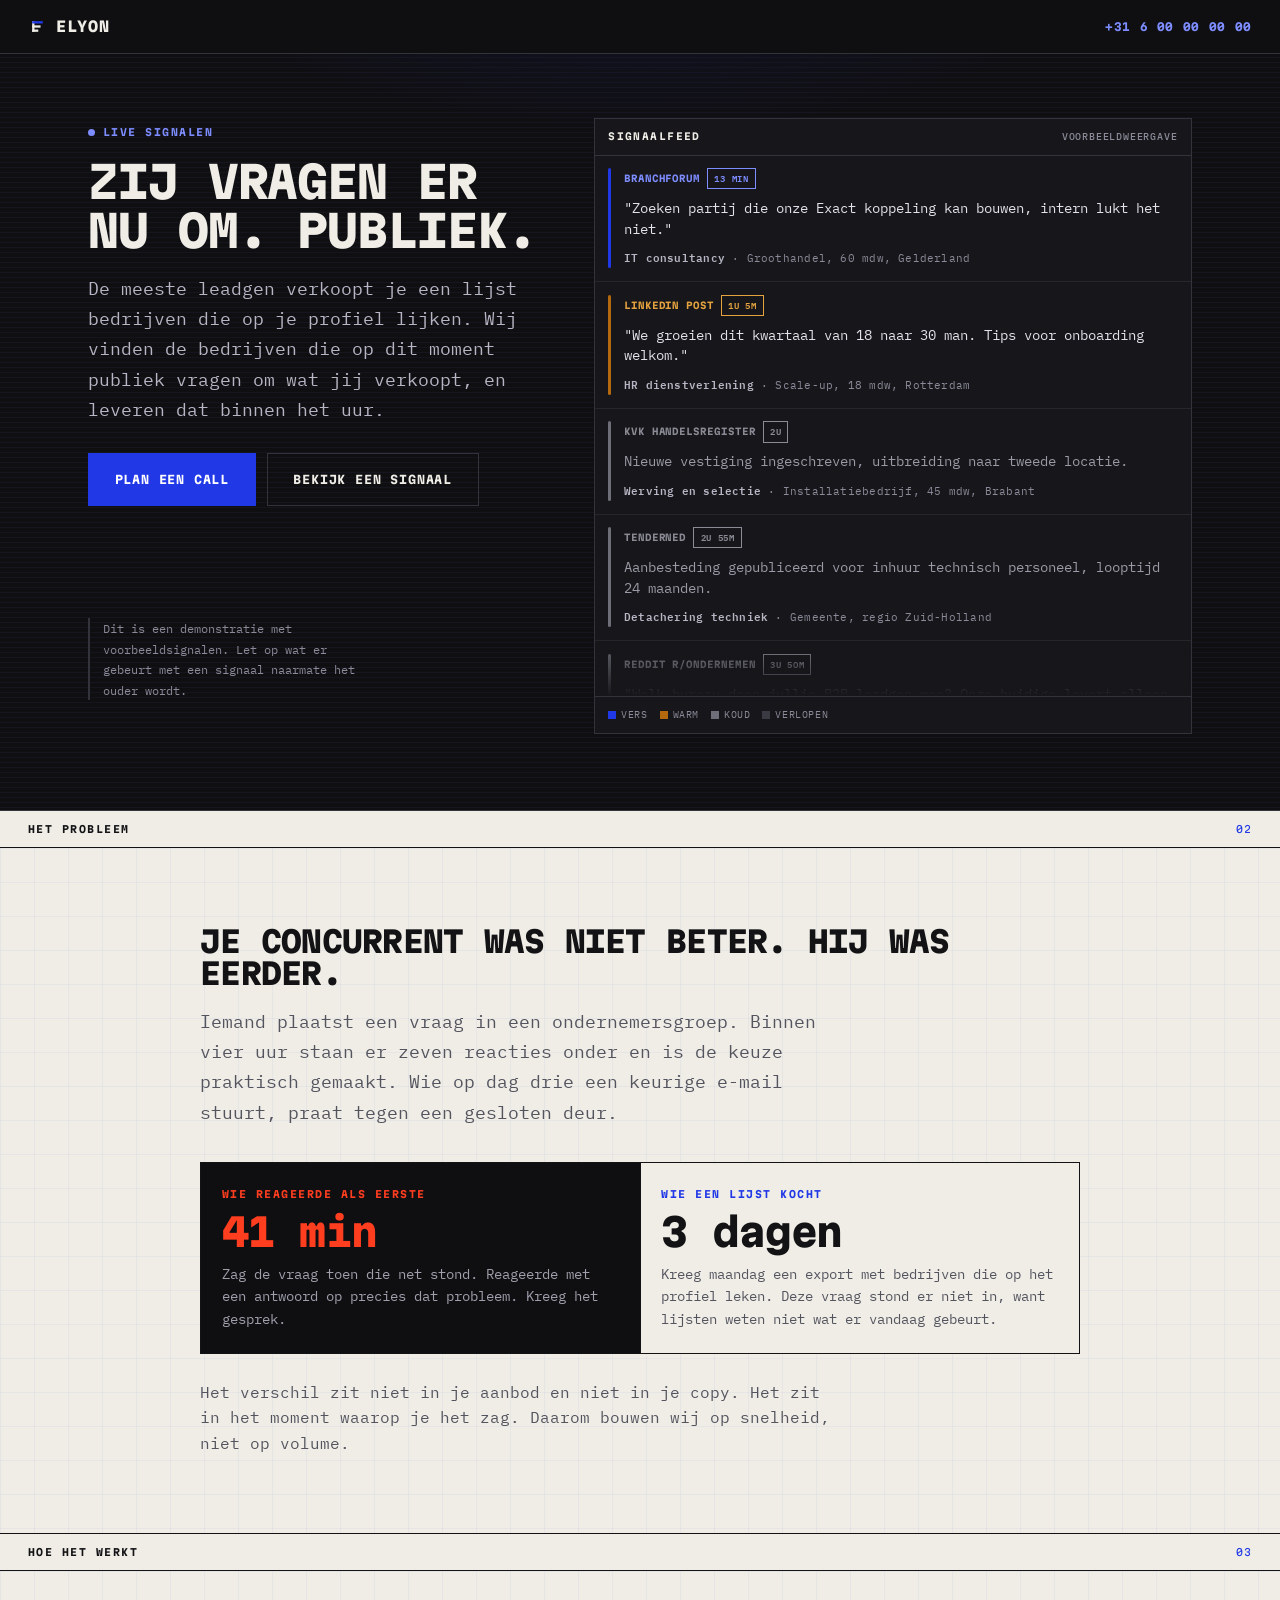
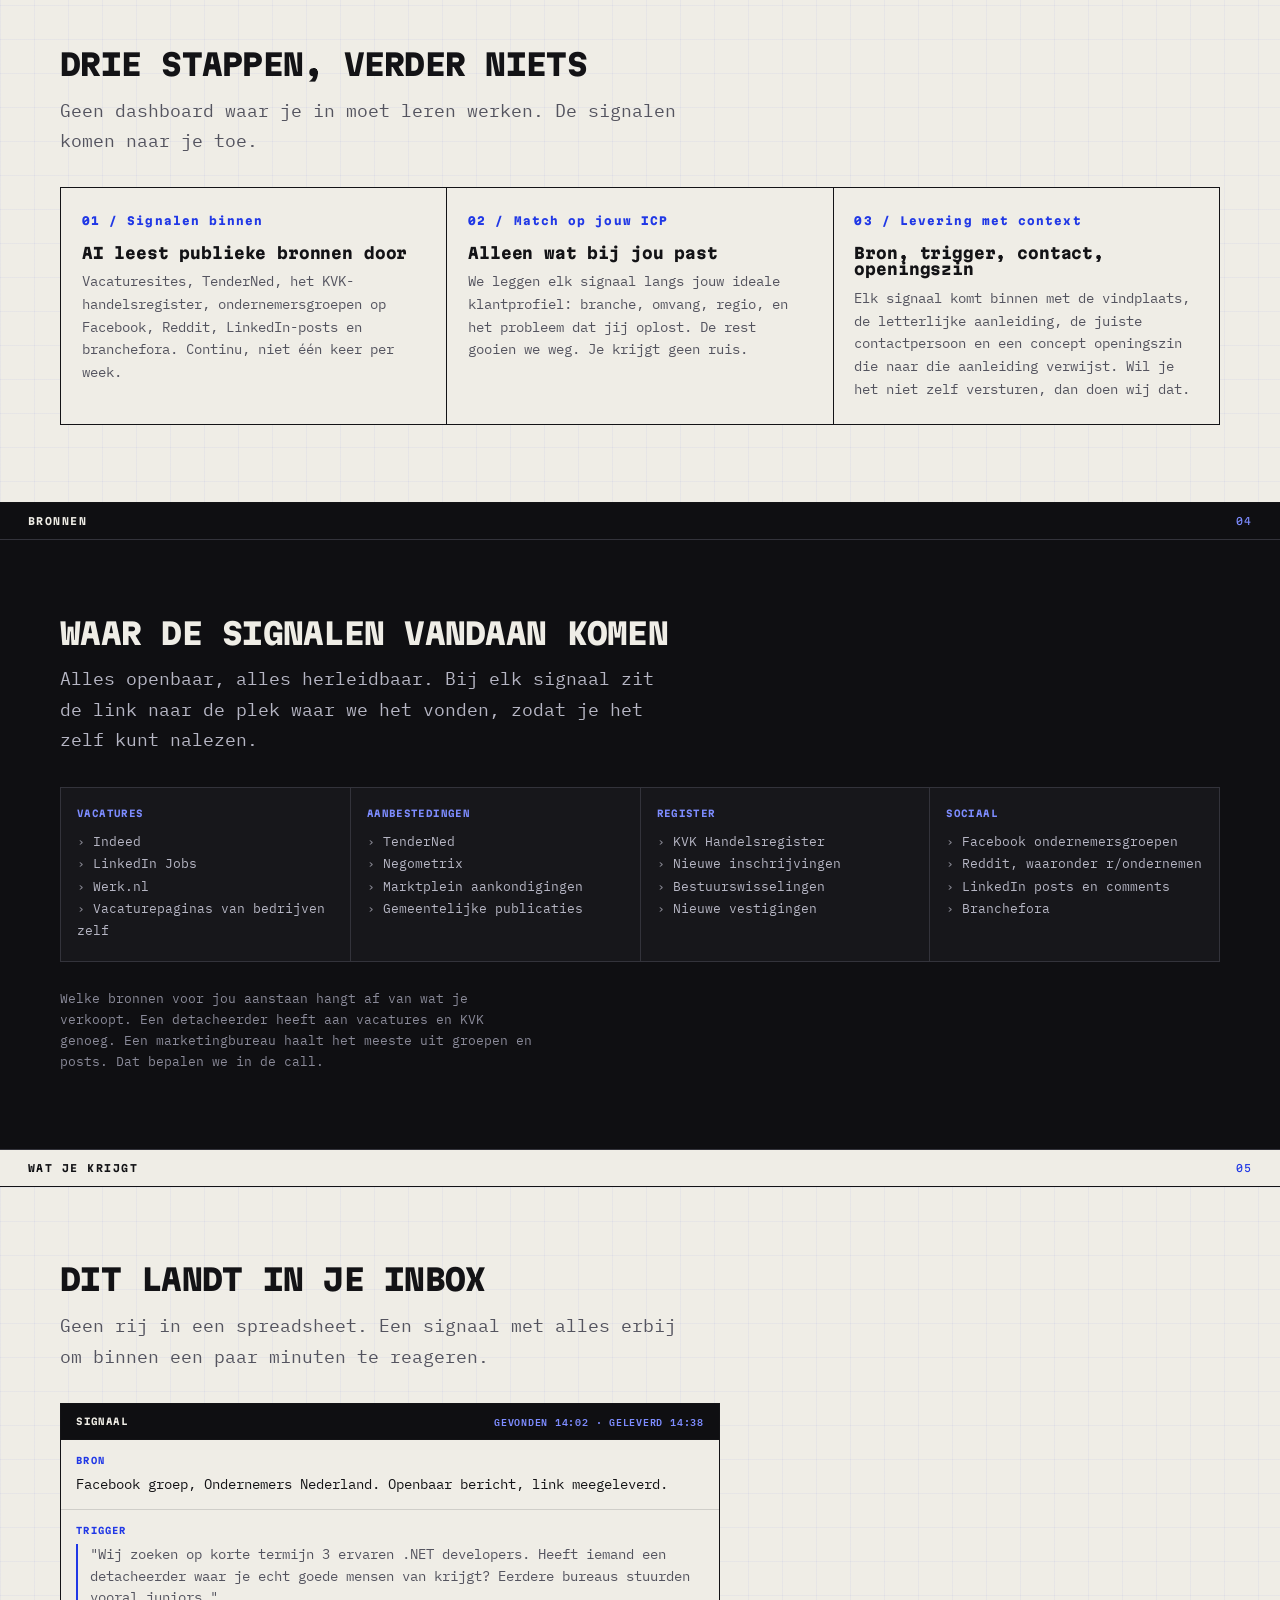
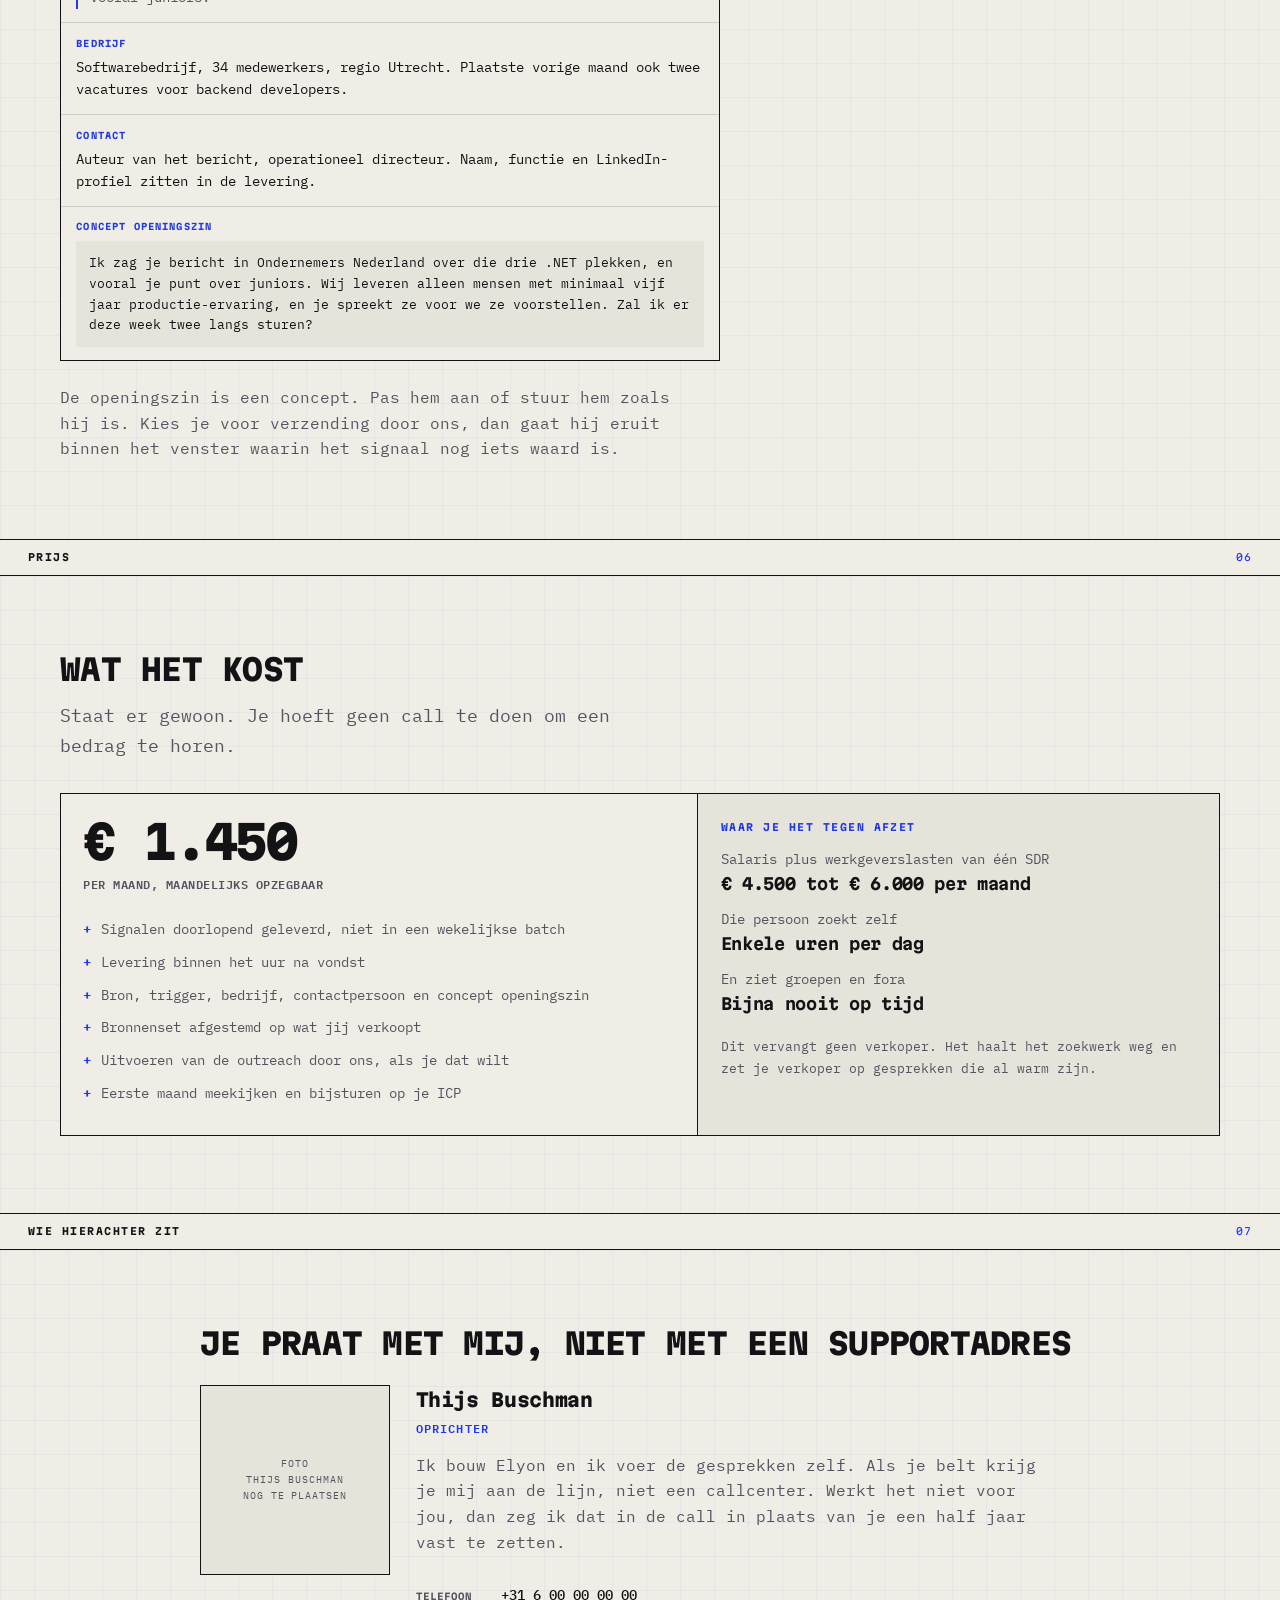
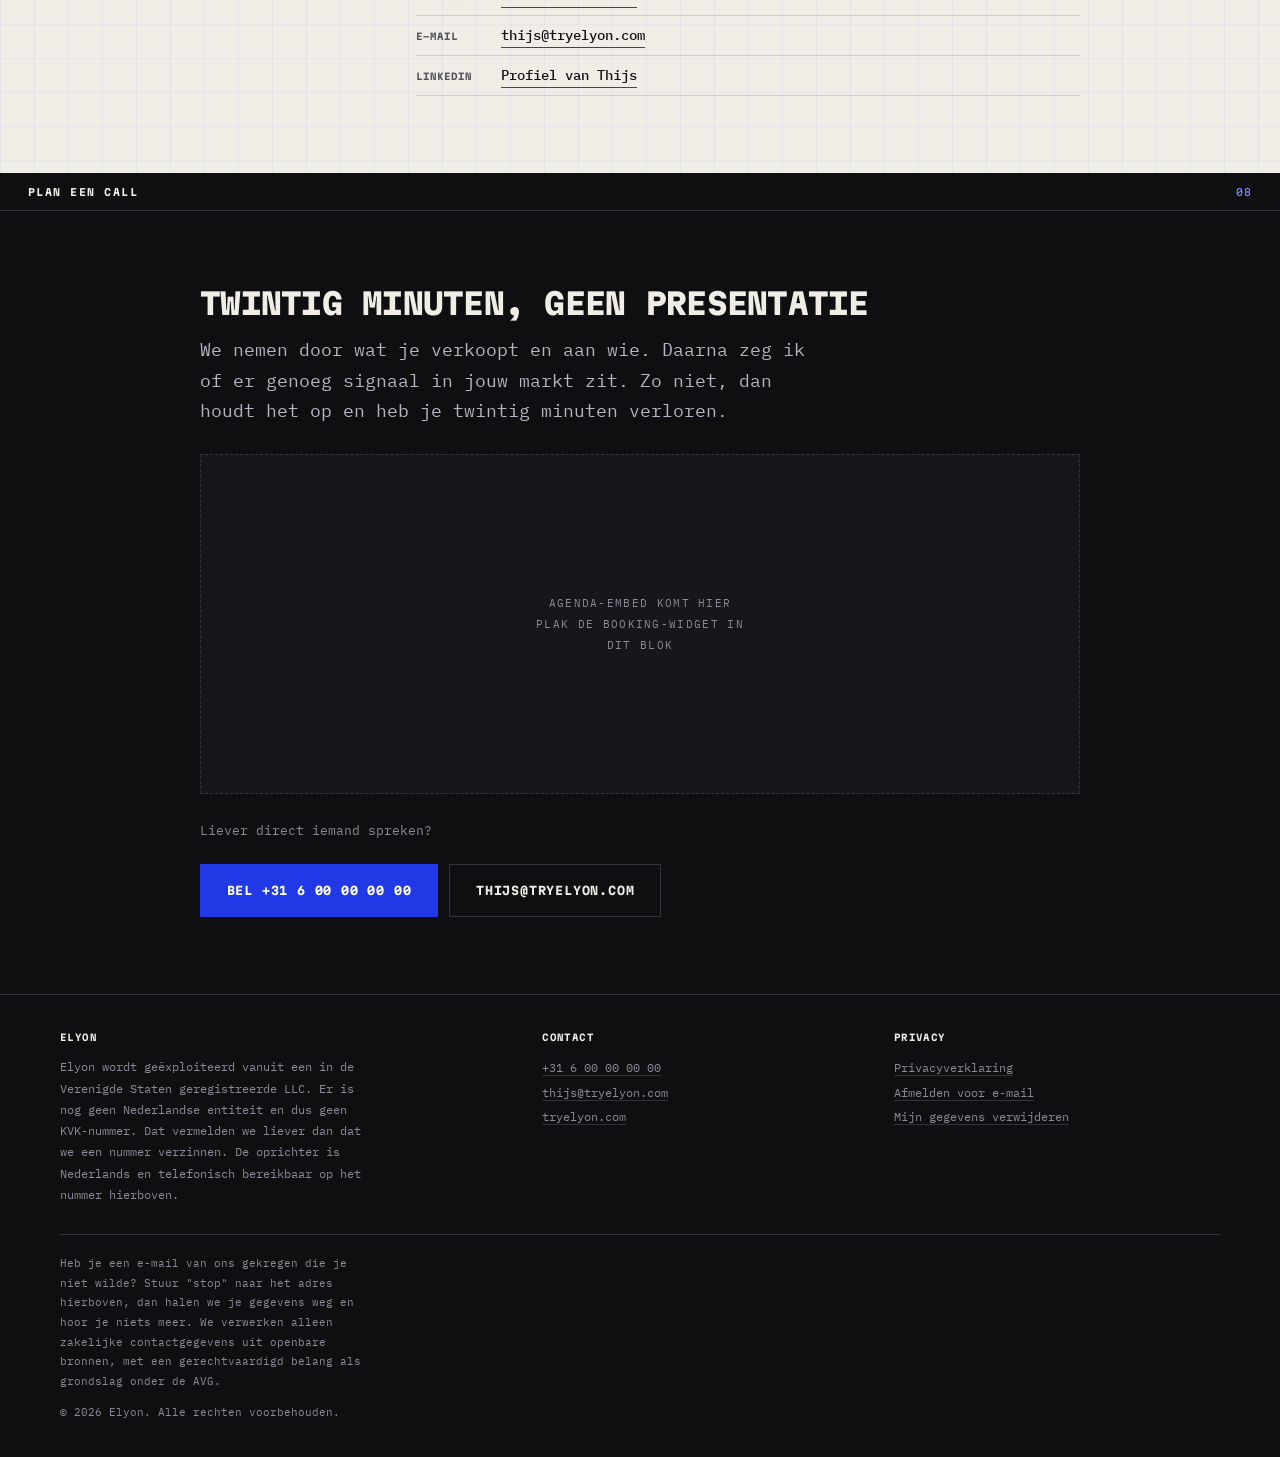
<file: nl/index.html>
<!DOCTYPE html>
<html lang="nl">
<head>
<meta charset="UTF-8">
<meta name="viewport" content="width=device-width, initial-scale=1.0">
<title>Elyon | Signalen, geen lijsten</title>
<meta name="description" content="Elyon vindt bedrijven die nu publiek vragen om wat jij verkoopt. Vacatures, aanbestedingen, KVK-wijzigingen, ondernemersgroepen. Geleverd binnen het uur, met bron, trigger en contactpersoon.">
<!-- Deze pagina komt uit koude e-mail en mag niet concurreren met tryelyon.com -->
<meta name="robots" content="noindex,nofollow">
<meta name="theme-color" content="#0F0F12">
<meta property="og:type" content="website">
<meta property="og:url" content="https://tryelyon.com/nl/">
<meta property="og:title" content="Elyon | Signalen, geen lijsten">
<meta property="og:description" content="Een aanvraag in een ondernemersgroep is vier uur wat waard. Wij leveren hem binnen het uur, met bron, trigger en openingszin.">
<meta property="og:locale" content="nl_NL">
<!-- OG-AFBEELDING: nog te genereren. Zet hier de URL zodra die er is.
<meta property="og:image" content="https://tryelyon.com/nl/og.png"> -->
<link rel="icon" type="image/svg+xml" href='data:image/svg+xml,<svg xmlns="http://www.w3.org/2000/svg" viewBox="0 0 100 100"><rect width="100" height="100" fill="%230F0F12"/><rect x="22" y="22" width="12" height="56" fill="%23EFEDE6"/><rect x="22" y="22" width="56" height="12" fill="%232038E6"/><rect x="22" y="44" width="44" height="12" fill="%23EFEDE6"/><rect x="22" y="66" width="32" height="12" fill="%23EFEDE6"/></svg>'>
<link rel="preconnect" href="https://fonts.googleapis.com">
<link rel="preconnect" href="https://fonts.gstatic.com" crossorigin>
<link rel="stylesheet" href="https://fonts.googleapis.com/css2?family=Martian+Mono:wght@400;700;800&family=IBM+Plex+Mono:wght@400;500;600&display=swap" media="print" onload="this.media='all'">
<noscript><link rel="stylesheet" href="https://fonts.googleapis.com/css2?family=Martian+Mono:wght@400;700;800&family=IBM+Plex+Mono:wght@400;500;600&display=swap"></noscript>
<style>
/* ==========================================================
   ELYON NL / TOKENS
   Basis: Elyon merksysteem (paper, carbon, cobalt, signal).
   Toegevoegd: versheidsramp amber + ash. Een signaal is cobalt
   als het binnenkomt en grijst uit terwijl je kijkt.
   ========================================================== */
:root{
  --paper:#efede6;
  --paper-2:#e6e3da;
  --carbon:#0f0f12;
  --carbon-2:#17171b;
  --ink:#131316;
  --ink-soft:#54545f;
  --cobalt:#2038e6;
  --cobalt-lt:#7d8cff;
  --cobalt-dark:#1a2cb8;
  --amber:#b4690e;
  --amber-lt:#e5a33f;
  --ash:#6e6e78;
  --ash-lt:#8b8b96;
  --signal:#ff3d1f;
  --rule:#131316;
  --rule-d:#33333b;
  --disp:'Martian Mono',ui-monospace,SFMono-Regular,Menlo,monospace;
  --body:'IBM Plex Mono',ui-monospace,SFMono-Regular,Menlo,monospace;
}

*{margin:0;padding:0;box-sizing:border-box}
html{scroll-behavior:smooth;-webkit-text-size-adjust:100%}
body{
  background:var(--paper);color:var(--ink);
  font-family:var(--body);font-size:15.5px;line-height:1.65;
  -webkit-font-smoothing:antialiased;overflow-x:hidden;
}
a{color:inherit;text-decoration:none}
img,svg{max-width:100%;display:block}
::selection{background:var(--cobalt);color:var(--paper)}
:focus-visible{outline:2.5px solid var(--cobalt);outline-offset:3px}
.sec.dark :focus-visible{outline-color:var(--cobalt-lt)}
button{font-family:inherit;font-size:inherit}

/* ---------- typografie ---------- */
h1,h2,h3{font-family:var(--disp);letter-spacing:-.025em;line-height:1.1;font-weight:800}
h1,h2{text-transform:uppercase}
h1{font-size:clamp(1.55rem,4.4vw,2.75rem)}
h2{font-size:clamp(1.15rem,2.9vw,1.85rem)}
h3{font-size:.95rem;letter-spacing:-.01em}
p{max-width:64ch}
.lead{font-size:clamp(1rem,1.6vw,1.15rem);color:var(--ink-soft);max-width:56ch}
.dim{color:var(--ink-soft)}
.sec.dark .dim{color:#a0a0ad}
.lbl{font-family:var(--disp);font-size:.62rem;font-weight:700;letter-spacing:.15em;text-transform:uppercase}

/* ---------- sectieframe (Elyon systeem) ---------- */
.sec{border-bottom:1.5px solid var(--rule);position:relative}
.sec.dark{background:var(--carbon);color:var(--paper);border-bottom-color:var(--rule-d)}
.sec-head{
  display:flex;justify-content:space-between;align-items:center;gap:1rem;
  padding:.6rem clamp(16px,4vw,28px);
  border-bottom:1.5px solid var(--rule);background:inherit;
  position:relative;z-index:2;
}
.sec.dark .sec-head{border-bottom-color:var(--rule-d)}
.sec-head .lbl{color:var(--ink)}
.sec.dark .sec-head .lbl{color:var(--paper)}
.sec-head .idx{font-family:var(--disp);font-size:.62rem;font-weight:400;letter-spacing:.1em;color:var(--cobalt)}
.sec.dark .sec-head .idx{color:var(--cobalt-lt)}
.sec-body{padding:clamp(40px,6vw,84px) clamp(16px,4vw,28px)}
.inner{max-width:1160px;margin:0 auto}
.inner-tight{max-width:880px;margin:0 auto}

/* blauwdrukraster op lichte secties */
.sec:not(.dark) .sec-body{
  background-image:
    linear-gradient(rgba(32,56,230,.045) 1px,transparent 1px),
    linear-gradient(90deg,rgba(32,56,230,.045) 1px,transparent 1px);
  background-size:34px 34px;
}

/* ---------- knoppen ---------- */
.btn{
  display:inline-flex;align-items:center;justify-content:center;gap:.55rem;
  font-family:var(--disp);font-weight:700;font-size:.72rem;letter-spacing:.07em;text-transform:uppercase;
  padding:1rem 1.6rem;border:1.5px solid var(--rule);background:transparent;color:var(--ink);
  cursor:pointer;text-align:center;
  transition:background .16s,color .16s,border-color .16s,transform .1s;
}
.btn:hover{background:var(--ink);color:var(--paper)}
.btn:active{transform:translateY(1px)}
.btn-primary{background:var(--cobalt);border-color:var(--cobalt);color:#fff}
.btn-primary:hover{background:var(--cobalt-dark);border-color:var(--cobalt-dark);color:#fff}
.btn-ghost-d{border-color:var(--rule-d);color:var(--paper)}
.btn-ghost-d:hover{background:var(--paper);color:var(--carbon);border-color:var(--paper)}
.cta-row{display:flex;flex-wrap:wrap;gap:.7rem;margin-top:1.8rem}
@media (max-width:560px){.cta-row{flex-direction:column}.cta-row .btn{width:100%}}

/* ---------- topbalk ---------- */
.topbar{
  display:flex;align-items:center;justify-content:space-between;gap:1rem;
  min-height:54px;padding:.5rem clamp(16px,4vw,28px);
  background:var(--carbon);color:var(--paper);border-bottom:1.5px solid var(--rule-d);
}
.brand{display:flex;align-items:center;gap:.55rem;font-family:var(--disp);font-weight:800;font-size:.9rem;letter-spacing:.05em}
.brand svg{width:19px;height:19px}
.topbar .tel{font-family:var(--disp);font-weight:700;font-size:.68rem;letter-spacing:.06em;color:var(--cobalt-lt);white-space:nowrap}
.topbar .tel:hover{color:#fff}

/* ==========================================================
   HERO / LIVE SIGNAALFEED  (het handtekeningelement)
   ========================================================== */
.hero{background:var(--carbon);color:var(--paper);position:relative;overflow:hidden;border-bottom:1.5px solid var(--rule-d)}
/* ambient: trage scanbeweging, geen radarveeg */
.hero::before{
  content:"";position:absolute;inset:-40% -10% auto -10%;height:180%;
  background:
    radial-gradient(60% 40% at 50% 0%,rgba(32,56,230,.20),transparent 70%),
    repeating-linear-gradient(180deg,rgba(125,140,255,.05) 0 1px,transparent 1px 5px);
  animation:drift 22s linear infinite;pointer-events:none;
}
@keyframes drift{0%{transform:translateY(-6%)}50%{transform:translateY(4%)}100%{transform:translateY(-6%)}}
.hero-grid{
  max-width:1160px;margin:0 auto;padding:clamp(34px,5vw,68px) clamp(16px,4vw,28px) clamp(40px,6vw,76px);
  display:grid;gap:clamp(30px,4.5vw,54px);position:relative;z-index:1;
}
/* Mobiel: kopie, dan feed, dan noot. De feed is het argument, dus die moet
   zo snel mogelijk in beeld komen. Desktop: feed rechts, noot linksonder. */
@media (min-width:940px){
  .hero-grid{grid-template-columns:0.86fr 1.14fr;align-items:start}
  .hero-copy{grid-column:1;grid-row:1}
  .hero-grid .console{grid-column:2;grid-row:1 / span 2}
  .hero-note{grid-column:1;grid-row:2;margin-top:0}
}
.hero h1{color:var(--paper);max-width:16ch}
.hero .lead{color:#b6b6c4;margin-top:1.1rem}
.hero .kicker{
  display:inline-flex;align-items:center;gap:.5rem;
  font-family:var(--disp);font-size:.62rem;font-weight:700;letter-spacing:.15em;text-transform:uppercase;
  color:var(--cobalt-lt);margin-bottom:1.1rem;
}
.pulse{width:7px;height:7px;background:var(--cobalt-lt);border-radius:50%;animation:pulse 1.9s ease-in-out infinite;flex:none}
@keyframes pulse{0%,100%{opacity:1;transform:scale(1)}50%{opacity:.35;transform:scale(.72)}}
.hero-note{margin-top:1.5rem;font-size:.78rem;color:#8a8a99;max-width:40ch;border-left:2px solid var(--rule-d);padding-left:.8rem}

/* console */
.console{border:1.5px solid var(--rule-d);background:var(--carbon-2)}
.console-bar{
  display:flex;align-items:center;justify-content:space-between;gap:.7rem;flex-wrap:wrap;
  padding:.6rem .85rem;border-bottom:1.5px solid var(--rule-d);
}
.console-bar .lbl{color:var(--paper);font-size:.6rem}
.console-bar .meta{font-size:.62rem;color:#8a8a99;letter-spacing:.08em;text-transform:uppercase;font-weight:500}
.feed{list-style:none;max-height:min(66vh,540px);overflow:hidden;position:relative}
.feed::after{content:"";position:absolute;left:0;right:0;bottom:0;height:56px;background:linear-gradient(transparent,var(--carbon-2));pointer-events:none}

/* feedregel */
.row{
  display:grid;grid-template-columns:auto 1fr;gap:.55rem .8rem;
  padding:.8rem .85rem;border-bottom:1px solid rgba(255,255,255,.07);
  animation:land .5s cubic-bezier(.2,.8,.3,1) both;
}
@keyframes land{from{opacity:0;transform:translateY(-10px)}to{opacity:1;transform:none}}
.row .stripe{width:3px;border-radius:2px;background:var(--cobalt);grid-row:1 / span 3;transition:background .6s linear}
.row .top{display:flex;flex-wrap:wrap;align-items:center;gap:.45rem}
.row .src{font-family:var(--disp);font-size:.58rem;font-weight:700;letter-spacing:.1em;text-transform:uppercase;color:var(--cobalt-lt);transition:color .6s linear}
.row .age{
  font-size:.58rem;font-weight:600;letter-spacing:.08em;text-transform:uppercase;
  padding:.12rem .38rem;border:1px solid currentColor;color:var(--cobalt-lt);transition:color .6s linear;white-space:nowrap;
}
.row .trigger{font-size:.86rem;color:#e2e2ea;line-height:1.5;max-width:none}
.row .match{font-size:.68rem;color:#8a8a99;letter-spacing:.02em}
.row .match b{color:#b6b6c4;font-weight:600}
/* versheidsstaten */
.row[data-state="warm"] .stripe{background:var(--amber)}
.row[data-state="warm"] .src,.row[data-state="warm"] .age{color:var(--amber-lt)}
.row[data-state="koud"] .stripe{background:var(--ash)}
.row[data-state="koud"] .src,.row[data-state="koud"] .age{color:var(--ash-lt)}
.row[data-state="koud"] .trigger{color:#9a9aa6}
.row[data-state="dood"]{opacity:.42}
.row[data-state="dood"] .stripe{background:#3a3a42}
.row[data-state="dood"] .src,.row[data-state="dood"] .age{color:#6a6a76}
.row[data-state="dood"] .trigger{color:#7a7a86;text-decoration:line-through;text-decoration-color:rgba(255,255,255,.25)}
.console-foot{padding:.65rem .85rem;border-top:1.5px solid var(--rule-d);display:flex;gap:1rem;flex-wrap:wrap;align-items:center}
.legend{display:flex;gap:.75rem;flex-wrap:wrap;font-size:.6rem;letter-spacing:.06em;text-transform:uppercase;color:#8a8a99}
.legend span{display:inline-flex;align-items:center;gap:.32rem}
.legend i{width:8px;height:8px;display:block}
.lg-vers{background:var(--cobalt)}.lg-warm{background:var(--amber)}.lg-koud{background:var(--ash)}.lg-dood{background:#3a3a42}

/* ==========================================================
   PROBLEEM
   ========================================================== */
.race{display:grid;gap:1px;background:var(--rule);border:1.5px solid var(--rule);margin-top:2.2rem}
@media (min-width:720px){.race{grid-template-columns:1fr 1fr}}
.race > div{background:var(--paper);padding:1.4rem 1.3rem}
.race .win{background:var(--carbon);color:var(--paper)}
.race .lbl{display:block;margin-bottom:.7rem;color:var(--cobalt)}
.race .win .lbl{color:var(--signal)}
.race .clock{font-family:var(--disp);font-weight:800;font-size:clamp(1.6rem,4.6vw,2.4rem);letter-spacing:-.03em;line-height:1}
.race .win .clock{color:var(--signal)}
.race p{font-size:.86rem;margin-top:.7rem;color:var(--ink-soft)}
.race .win p{color:#a0a0ad}
/* Alleen verbergen als JS draait. Zonder JS blijft de sectie gewoon staan,
   want anders verdwijnt er een heel blok tekst voor wie scripts blokkeert. */
.js .reveal{opacity:0;transform:translateY(22px);transition:opacity .7s ease,transform .7s cubic-bezier(.2,.8,.3,1)}
.js .reveal.in{opacity:1;transform:none}

/* ==========================================================
   HOE HET WERKT  (echte volgorde, dus genummerd)
   ========================================================== */
.steps{display:grid;gap:1px;background:var(--rule);border:1.5px solid var(--rule);margin-top:2rem}
@media (min-width:800px){.steps{grid-template-columns:repeat(3,1fr)}}
.step{background:var(--paper);padding:1.5rem 1.3rem;transition:background .18s}
.step:hover{background:var(--paper-2)}
.step .n{font-family:var(--disp);font-weight:800;font-size:.68rem;letter-spacing:.1em;color:var(--cobalt);display:block;margin-bottom:.9rem}
.step h3{margin-bottom:.55rem}
.step p{font-size:.86rem;color:var(--ink-soft)}

/* ==========================================================
   BRONNEN
   ========================================================== */
.sources{display:grid;gap:1px;background:var(--rule-d);border:1.5px solid var(--rule-d);margin-top:2rem}
@media (min-width:620px){.sources{grid-template-columns:1fr 1fr}}
@media (min-width:980px){.sources{grid-template-columns:repeat(4,1fr)}}
.source{
  background:var(--carbon-2);padding:1.15rem 1rem;
  transition:background .18s,transform .18s;
}
.source:hover{background:#1e1e24;transform:translateY(-2px)}
.source .lbl{color:var(--cobalt-lt);display:block;margin-bottom:.6rem;font-size:.58rem}
.source ul{list-style:none;font-size:.8rem;color:#b6b6c4;line-height:1.75}
.source li::before{content:"› ";color:var(--ash-lt)}
.coverage{margin-top:1.6rem;font-size:.8rem;color:#8a8a99;max-width:60ch}

/* ==========================================================
   VOORBEELDKAART
   ========================================================== */
.card{border:1.5px solid var(--rule);background:var(--paper);margin-top:2rem;max-width:660px}
.card-bar{display:flex;justify-content:space-between;align-items:center;gap:.7rem;flex-wrap:wrap;padding:.6rem .95rem;background:var(--carbon);color:var(--paper);border-bottom:1.5px solid var(--rule)}
.card-bar .lbl{font-size:.58rem}
.card-bar .stamp{font-size:.6rem;color:var(--cobalt-lt);letter-spacing:.08em;text-transform:uppercase;font-weight:600}
.field{padding:.85rem .95rem;border-bottom:1px solid rgba(19,19,22,.14)}
.field:last-child{border-bottom:0}
.field .k{font-family:var(--disp);font-size:.56rem;font-weight:700;letter-spacing:.13em;text-transform:uppercase;color:var(--cobalt);display:block;margin-bottom:.35rem}
.field .v{font-size:.87rem;line-height:1.55}
.field .v.quote{border-left:2px solid var(--cobalt);padding-left:.75rem;color:var(--ink-soft)}
.field .v.draft{background:var(--paper-2);padding:.7rem .8rem;font-size:.84rem}

/* ==========================================================
   PRIJS
   ========================================================== */
.price{display:grid;gap:1px;background:var(--rule);border:1.5px solid var(--rule);margin-top:2rem}
@media (min-width:760px){.price{grid-template-columns:1.1fr .9fr}}
.price > div{background:var(--paper);padding:1.6rem 1.4rem}
.price .amount{font-family:var(--disp);font-weight:800;font-size:clamp(1.9rem,5.2vw,2.9rem);letter-spacing:-.035em;line-height:1;color:var(--ink)}
.price .per{font-size:.78rem;color:var(--ink-soft);margin-top:.5rem;letter-spacing:.04em;text-transform:uppercase;font-weight:600}
.price ul{list-style:none;margin-top:1.2rem;font-size:.85rem}
.price li{padding:.32rem 0 .32rem 1.1rem;position:relative;color:var(--ink-soft)}
.price li::before{content:"+";position:absolute;left:0;color:var(--cobalt);font-weight:700}
.price .compare{background:var(--paper-2)}
.price .compare .lbl{color:var(--cobalt);display:block;margin-bottom:.8rem}
.price .compare dl{font-size:.85rem}
.price .compare dt{color:var(--ink-soft);margin-top:.7rem}
.price .compare dd{font-family:var(--disp);font-weight:700;font-size:1rem;letter-spacing:-.02em}

/* ==========================================================
   FOUNDER
   ========================================================== */
.founder{display:grid;gap:1.6rem;margin-top:1.6rem;align-items:start}
@media (min-width:700px){.founder{grid-template-columns:190px 1fr}}
.portrait{
  aspect-ratio:1/1;max-width:190px;border:1.5px solid var(--rule);background:var(--paper-2);
  display:flex;align-items:center;justify-content:center;text-align:center;padding:1rem;
}
.portrait span{font-size:.62rem;letter-spacing:.1em;text-transform:uppercase;color:var(--ink-soft);line-height:1.6}
.founder .name{font-family:var(--disp);font-weight:800;font-size:1.15rem;letter-spacing:-.02em}
.founder .role{font-size:.72rem;letter-spacing:.1em;text-transform:uppercase;color:var(--cobalt);font-weight:600;margin-top:.25rem}
.contact-list{list-style:none;margin-top:1.3rem;font-size:.9rem}
.contact-list li{padding:.45rem 0;border-bottom:1px solid rgba(19,19,22,.14);display:flex;gap:.7rem;flex-wrap:wrap;align-items:baseline}
.contact-list .k{font-family:var(--disp);font-size:.58rem;font-weight:700;letter-spacing:.12em;text-transform:uppercase;color:var(--ink-soft);min-width:74px}
.contact-list a{border-bottom:1.5px solid var(--cobalt);font-weight:500}
.contact-list a:hover{background:var(--cobalt);color:#fff;border-bottom-color:var(--cobalt)}

/* ==========================================================
   BOEKEN
   ========================================================== */
.cal{
  border:1.5px dashed var(--rule-d);background:var(--carbon-2);
  min-height:340px;display:flex;align-items:center;justify-content:center;text-align:center;
  padding:2rem 1.2rem;margin-top:1.8rem;
}
.cal span{font-size:.68rem;letter-spacing:.12em;text-transform:uppercase;color:#8a8a99;line-height:1.9;max-width:34ch}
.fallback{margin-top:1.4rem;display:flex;flex-wrap:wrap;gap:.7rem}

/* ==========================================================
   FOOTER
   ========================================================== */
.foot{background:var(--carbon);color:#8a8a99;font-size:.76rem;padding:2.2rem clamp(16px,4vw,28px)}
.foot-grid{max-width:1160px;margin:0 auto;display:grid;gap:1.6rem}
@media (min-width:760px){.foot-grid{grid-template-columns:1.4fr 1fr 1fr}}
.foot .lbl{color:var(--paper);display:block;margin-bottom:.7rem;font-size:.58rem}
.foot p{line-height:1.75;max-width:44ch}
.foot ul{list-style:none;line-height:2}
.foot a{border-bottom:1px solid var(--rule-d)}
.foot a:hover{color:var(--paper);border-bottom-color:var(--cobalt-lt)}
.foot .legal{max-width:1160px;margin:1.8rem auto 0;padding-top:1.2rem;border-top:1px solid var(--rule-d);font-size:.7rem;line-height:1.8}

/* ---------- reduced motion ---------- */
@media (prefers-reduced-motion:reduce){
  html{scroll-behavior:auto}
  *,*::before,*::after{animation-duration:.001ms !important;animation-iteration-count:1 !important;transition-duration:.001ms !important}
  .js .reveal{opacity:1;transform:none}
}
</style>
<script>document.documentElement.className+=' js';</script>
</head>
<body>

<header class="topbar">
  <a href="#top" class="brand" aria-label="Elyon, naar boven">
    <svg viewBox="0 0 100 100" aria-hidden="true"><rect x="22" y="22" width="12" height="56" fill="#EFEDE6"/><rect x="22" y="22" width="56" height="12" fill="#2038E6"/><rect x="22" y="44" width="44" height="12" fill="#EFEDE6"/><rect x="22" y="66" width="32" height="12" fill="#EFEDE6"/></svg>
    ELYON
  </a>
  <!-- TELEFOON: vervang op elke plek door het echte 06-nummer voor livegang -->
  <a class="tel" href="tel:+31600000000">+31 6 00 00 00 00</a>
</header>

<!-- ==========================================================
     01 / HERO
     ========================================================== -->
<section class="sec hero" id="top">
  <div class="hero-grid">
    <div class="hero-copy">
      <span class="kicker"><i class="pulse" aria-hidden="true"></i> Live signalen</span>
      <h1>Zij vragen er nu om. Publiek.</h1>
      <p class="lead">De meeste leadgen verkoopt je een lijst bedrijven die op je profiel lijken. Wij vinden de bedrijven die op dit moment publiek vragen om wat jij verkoopt, en leveren dat binnen het uur.</p>
      <div class="cta-row">
        <a class="btn btn-primary" href="#bellen">Plan een call</a>
        <a class="btn btn-ghost-d" href="#voorbeeld">Bekijk een signaal</a>
      </div>
    </div>

    <div class="console" aria-label="Demonstratie van de signaalfeed">
      <div class="console-bar">
        <span class="lbl">Signaalfeed</span>
        <span class="meta" id="counter">Voorbeeldweergave</span>
      </div>
      <ul class="feed" id="feed"></ul>
      <div class="console-foot">
        <div class="legend" aria-hidden="true">
          <span><i class="lg-vers"></i> Vers</span>
          <span><i class="lg-warm"></i> Warm</span>
          <span><i class="lg-koud"></i> Koud</span>
          <span><i class="lg-dood"></i> Verlopen</span>
        </div>
      </div>
    </div>

    <p class="hero-note">Dit is een demonstratie met voorbeeldsignalen. Let op wat er gebeurt met een signaal naarmate het ouder wordt.</p>
  </div>
</section>

<!-- ==========================================================
     02 / PROBLEEM
     ========================================================== -->
<section class="sec">
  <div class="sec-head"><span class="lbl">Het probleem</span><span class="idx">02</span></div>
  <div class="sec-body">
    <div class="inner-tight reveal" data-reveal>
      <h2>Je concurrent was niet beter. Hij was eerder.</h2>
      <p class="lead" style="margin-top:1rem">Iemand plaatst een vraag in een ondernemersgroep. Binnen vier uur staan er zeven reacties onder en is de keuze praktisch gemaakt. Wie op dag drie een keurige e-mail stuurt, praat tegen een gesloten deur.</p>
      <div class="race">
        <div class="win">
          <span class="lbl">Wie reageerde als eerste</span>
          <div class="clock">41 min</div>
          <p>Zag de vraag toen die net stond. Reageerde met een antwoord op precies dat probleem. Kreeg het gesprek.</p>
        </div>
        <div>
          <span class="lbl">Wie een lijst kocht</span>
          <div class="clock">3 dagen</div>
          <p>Kreeg maandag een export met bedrijven die op het profiel leken. Deze vraag stond er niet in, want lijsten weten niet wat er vandaag gebeurt.</p>
        </div>
      </div>
      <p style="margin-top:1.6rem" class="dim">Het verschil zit niet in je aanbod en niet in je copy. Het zit in het moment waarop je het zag. Daarom bouwen wij op snelheid, niet op volume.</p>
    </div>
  </div>
</section>

<!-- ==========================================================
     03 / HOE HET WERKT (echte volgorde)
     ========================================================== -->
<section class="sec">
  <div class="sec-head"><span class="lbl">Hoe het werkt</span><span class="idx">03</span></div>
  <div class="sec-body">
    <div class="inner">
      <h2>Drie stappen, verder niets</h2>
      <p class="lead" style="margin-top:.9rem">Geen dashboard waar je in moet leren werken. De signalen komen naar je toe.</p>
      <div class="steps">
        <div class="step">
          <span class="n">01 / Signalen binnen</span>
          <h3>AI leest publieke bronnen door</h3>
          <p>Vacaturesites, TenderNed, het KVK-handelsregister, ondernemersgroepen op Facebook, Reddit, LinkedIn-posts en branchefora. Continu, niet één keer per week.</p>
        </div>
        <div class="step">
          <span class="n">02 / Match op jouw ICP</span>
          <h3>Alleen wat bij jou past</h3>
          <p>We leggen elk signaal langs jouw ideale klantprofiel: branche, omvang, regio, en het probleem dat jij oplost. De rest gooien we weg. Je krijgt geen ruis.</p>
        </div>
        <div class="step">
          <span class="n">03 / Levering met context</span>
          <h3>Bron, trigger, contact, openingszin</h3>
          <p>Elk signaal komt binnen met de vindplaats, de letterlijke aanleiding, de juiste contactpersoon en een concept openingszin die naar die aanleiding verwijst. Wil je het niet zelf versturen, dan doen wij dat.</p>
        </div>
      </div>
    </div>
  </div>
</section>

<!-- ==========================================================
     04 / BRONNEN
     ========================================================== -->
<section class="sec dark">
  <div class="sec-head"><span class="lbl">Bronnen</span><span class="idx">04</span></div>
  <div class="sec-body">
    <div class="inner">
      <h2>Waar de signalen vandaan komen</h2>
      <p class="lead" style="color:#b6b6c4;margin-top:.9rem">Alles openbaar, alles herleidbaar. Bij elk signaal zit de link naar de plek waar we het vonden, zodat je het zelf kunt nalezen.</p>
      <div class="sources">
        <div class="source">
          <span class="lbl">Vacatures</span>
          <ul>
            <li>Indeed</li>
            <li>LinkedIn Jobs</li>
            <li>Werk.nl</li>
            <li>Vacaturepaginas van bedrijven zelf</li>
          </ul>
        </div>
        <div class="source">
          <span class="lbl">Aanbestedingen</span>
          <ul>
            <li>TenderNed</li>
            <li>Negometrix</li>
            <li>Marktplein aankondigingen</li>
            <li>Gemeentelijke publicaties</li>
          </ul>
        </div>
        <div class="source">
          <span class="lbl">Register</span>
          <ul>
            <li>KVK Handelsregister</li>
            <li>Nieuwe inschrijvingen</li>
            <li>Bestuurswisselingen</li>
            <li>Nieuwe vestigingen</li>
          </ul>
        </div>
        <div class="source">
          <span class="lbl">Sociaal</span>
          <ul>
            <li>Facebook ondernemersgroepen</li>
            <li>Reddit, waaronder r/ondernemen</li>
            <li>LinkedIn posts en comments</li>
            <li>Branchefora</li>
          </ul>
        </div>
      </div>
      <p class="coverage">Welke bronnen voor jou aanstaan hangt af van wat je verkoopt. Een detacheerder heeft aan vacatures en KVK genoeg. Een marketingbureau haalt het meeste uit groepen en posts. Dat bepalen we in de call.</p>
    </div>
  </div>
</section>

<!-- ==========================================================
     05 / WAT JE KRIJGT
     ========================================================== -->
<section class="sec" id="voorbeeld">
  <div class="sec-head"><span class="lbl">Wat je krijgt</span><span class="idx">05</span></div>
  <div class="sec-body">
    <div class="inner">
      <h2>Dit landt in je inbox</h2>
      <p class="lead" style="margin-top:.9rem">Geen rij in een spreadsheet. Een signaal met alles erbij om binnen een paar minuten te reageren.</p>

      <article class="card">
        <div class="card-bar">
          <span class="lbl">Signaal</span>
          <span class="stamp">Gevonden 14:02 · Geleverd 14:38</span>
        </div>
        <div class="field">
          <span class="k">Bron</span>
          <div class="v">Facebook groep, Ondernemers Nederland. Openbaar bericht, link meegeleverd.</div>
        </div>
        <div class="field">
          <span class="k">Trigger</span>
          <div class="v quote">"Wij zoeken op korte termijn 3 ervaren .NET developers. Heeft iemand een detacheerder waar je echt goede mensen van krijgt? Eerdere bureaus stuurden vooral juniors."</div>
        </div>
        <div class="field">
          <span class="k">Bedrijf</span>
          <div class="v">Softwarebedrijf, 34 medewerkers, regio Utrecht. Plaatste vorige maand ook twee vacatures voor backend developers.</div>
        </div>
        <div class="field">
          <span class="k">Contact</span>
          <div class="v">Auteur van het bericht, operationeel directeur. Naam, functie en LinkedIn-profiel zitten in de levering.</div>
        </div>
        <div class="field">
          <span class="k">Concept openingszin</span>
          <div class="v draft">Ik zag je bericht in Ondernemers Nederland over die drie .NET plekken, en vooral je punt over juniors. Wij leveren alleen mensen met minimaal vijf jaar productie-ervaring, en je spreekt ze voor we ze voorstellen. Zal ik er deze week twee langs sturen?</div>
        </div>
      </article>

      <p style="margin-top:1.5rem" class="dim">De openingszin is een concept. Pas hem aan of stuur hem zoals hij is. Kies je voor verzending door ons, dan gaat hij eruit binnen het venster waarin het signaal nog iets waard is.</p>
    </div>
  </div>
</section>

<!-- ==========================================================
     06 / PRIJS
     ========================================================== -->
<section class="sec">
  <div class="sec-head"><span class="lbl">Prijs</span><span class="idx">06</span></div>
  <div class="sec-body">
    <div class="inner">
      <h2>Wat het kost</h2>
      <p class="lead" style="margin-top:.9rem">Staat er gewoon. Je hoeft geen call te doen om een bedrag te horen.</p>
      <div class="price">
        <div>
          <!-- PRIJS: bevestig dit bedrag voor livegang. -->
          <div class="amount">€ 1.450</div>
          <div class="per">per maand, maandelijks opzegbaar</div>
          <ul>
            <li>Signalen doorlopend geleverd, niet in een wekelijkse batch</li>
            <li>Levering binnen het uur na vondst</li>
            <li>Bron, trigger, bedrijf, contactpersoon en concept openingszin</li>
            <li>Bronnenset afgestemd op wat jij verkoopt</li>
            <li>Uitvoeren van de outreach door ons, als je dat wilt</li>
            <li>Eerste maand meekijken en bijsturen op je ICP</li>
          </ul>
        </div>
        <div class="compare">
          <span class="lbl">Waar je het tegen afzet</span>
          <dl>
            <dt>Salaris plus werkgeverslasten van één SDR</dt>
            <dd>€ 4.500 tot € 6.000 per maand</dd>
            <dt>Die persoon zoekt zelf</dt>
            <dd>Enkele uren per dag</dd>
            <dt>En ziet groepen en fora</dt>
            <dd>Bijna nooit op tijd</dd>
          </dl>
          <p style="margin-top:1.2rem;font-size:.82rem;color:var(--ink-soft)">Dit vervangt geen verkoper. Het haalt het zoekwerk weg en zet je verkoper op gesprekken die al warm zijn.</p>
        </div>
      </div>
    </div>
  </div>
</section>

<!-- ==========================================================
     07 / WIE HIERACHTER ZIT
     ========================================================== -->
<section class="sec">
  <div class="sec-head"><span class="lbl">Wie hierachter zit</span><span class="idx">07</span></div>
  <div class="sec-body">
    <div class="inner-tight">
      <h2>Je praat met mij, niet met een supportadres</h2>
      <div class="founder">
        <!-- FOTO: zet hier een echte foto van Thijs. Geen AI-gegenereerd portret. -->
        <div class="portrait"><span>Foto<br>Thijs Buschman<br>nog te plaatsen</span></div>
        <div>
          <div class="name">Thijs Buschman</div>
          <div class="role">Oprichter</div>
          <p style="margin-top:.9rem" class="dim">Ik bouw Elyon en ik voer de gesprekken zelf. Als je belt krijg je mij aan de lijn, niet een callcenter. Werkt het niet voor jou, dan zeg ik dat in de call in plaats van je een half jaar vast te zetten.</p>
          <ul class="contact-list">
            <!-- CONTACT: vervang telefoon en e-mail door de echte gegevens -->
            <li><span class="k">Telefoon</span><a href="tel:+31600000000">+31 6 00 00 00 00</a></li>
            <li><span class="k">E-mail</span><a href="mailto:thijs@tryelyon.com">thijs@tryelyon.com</a></li>
            <li><span class="k">LinkedIn</span><a href="#" rel="noopener">Profiel van Thijs</a></li>
          </ul>
        </div>
      </div>
    </div>
  </div>
</section>

<!-- ==========================================================
     08 / BOEKEN
     ========================================================== -->
<section class="sec dark" id="bellen">
  <div class="sec-head"><span class="lbl">Plan een call</span><span class="idx">08</span></div>
  <div class="sec-body">
    <div class="inner-tight">
      <h2>Twintig minuten, geen presentatie</h2>
      <p class="lead" style="color:#b6b6c4;margin-top:.9rem">We nemen door wat je verkoopt en aan wie. Daarna zeg ik of er genoeg signaal in jouw markt zit. Zo niet, dan houdt het op en heb je twintig minuten verloren.</p>

      <!-- AGENDA: plak hier de embed van Cal.com, Calendly of GHL -->
      <div class="cal"><span>Agenda-embed komt hier<br>plak de booking-widget in dit blok</span></div>

      <p style="margin-top:1.6rem;font-size:.82rem;color:#8a8a99">Liever direct iemand spreken?</p>
      <div class="fallback">
        <a class="btn btn-primary" href="tel:+31600000000">Bel +31 6 00 00 00 00</a>
        <a class="btn btn-ghost-d" href="mailto:thijs@tryelyon.com">thijs@tryelyon.com</a>
      </div>
    </div>
  </div>
</section>

<!-- ==========================================================
     FOOTER / EERLIJKE BEDRIJFSGEGEVENS
     ========================================================== -->
<footer class="foot">
  <div class="foot-grid">
    <div>
      <span class="lbl">Elyon</span>
      <p>Elyon wordt geëxploiteerd vanuit een in de Verenigde Staten geregistreerde LLC. Er is nog geen Nederlandse entiteit en dus geen KVK-nummer. Dat vermelden we liever dan dat we een nummer verzinnen. De oprichter is Nederlands en telefonisch bereikbaar op het nummer hierboven.</p>
    </div>
    <div>
      <span class="lbl">Contact</span>
      <ul>
        <li><a href="tel:+31600000000">+31 6 00 00 00 00</a></li>
        <li><a href="mailto:thijs@tryelyon.com">thijs@tryelyon.com</a></li>
        <li><a href="https://tryelyon.com/">tryelyon.com</a></li>
      </ul>
    </div>
    <div>
      <span class="lbl">Privacy</span>
      <ul>
        <!-- Zorg dat deze twee pagina's bestaan voor de eerste campagne uitgaat -->
        <li><a href="/nl/privacy/">Privacyverklaring</a></li>
        <li><a href="mailto:thijs@tryelyon.com?subject=Afmelden">Afmelden voor e-mail</a></li>
        <li><a href="mailto:thijs@tryelyon.com?subject=Gegevens%20verwijderen">Mijn gegevens verwijderen</a></li>
      </ul>
    </div>
  </div>
  <div class="legal">
    <p>Heb je een e-mail van ons gekregen die je niet wilde? Stuur "stop" naar het adres hierboven, dan halen we je gegevens weg en hoor je niets meer. We verwerken alleen zakelijke contactgegevens uit openbare bronnen, met een gerechtvaardigd belang als grondslag onder de AVG.</p>
    <p style="margin-top:.7rem">© <span id="jaar">2026</span> Elyon. Alle rechten voorbehouden.</p>
  </div>
</footer>

<script>
(function(){
  "use strict";
  var reduced = window.matchMedia && window.matchMedia('(prefers-reduced-motion: reduce)').matches;

  document.getElementById('jaar').textContent = new Date().getFullYear();

  /* ---- voorbeeldsignalen. Illustratief, geen echte klantdata. ---- */
  var SIGNALS = [
    {src:'Facebook groep', trig:'"Iemand ervaring met een detacheerder voor .NET? We zoeken er 3 op korte termijn."', match:'Softwarebedrijf, 34 mdw, Utrecht', fit:'Detachering IT'},
    {src:'Indeed', trig:'Vierde vacature voor Salesforce consultant geplaatst binnen drie weken.', match:'Zakelijke dienstverlener, 120 mdw', fit:'IT consultancy'},
    {src:'Reddit r/ondernemen', trig:'"Welk bureau doen jullie B2B leadgen mee? Onze huidige levert alleen ruis."', match:'SaaS bedrijf, 22 mdw, Amsterdam', fit:'Marketingbureau'},
    {src:'TenderNed', trig:'Aanbesteding gepubliceerd voor inhuur technisch personeel, looptijd 24 maanden.', match:'Gemeente, regio Zuid-Holland', fit:'Detachering techniek'},
    {src:'KVK Handelsregister', trig:'Nieuwe vestiging ingeschreven, uitbreiding naar tweede locatie.', match:'Installatiebedrijf, 45 mdw, Brabant', fit:'Werving en selectie'},
    {src:'LinkedIn post', trig:'"We groeien dit kwartaal van 18 naar 30 man. Tips voor onboarding welkom."', match:'Scale-up, 18 mdw, Rotterdam', fit:'HR dienstverlening'},
    {src:'Branchforum', trig:'"Zoeken partij die onze Exact koppeling kan bouwen, intern lukt het niet."', match:'Groothandel, 60 mdw, Gelderland', fit:'IT consultancy'},
    {src:'Facebook groep', trig:'"Ons marketingbureau stopt ermee. Aanraders voor B2B, geen social media only?"', match:'Producent, 28 mdw, Twente', fit:'Marketingbureau'},
    {src:'Indeed', trig:'Vacature Head of Sales geopend, eerste in twee jaar.', match:'Techbedrijf, 51 mdw, Eindhoven', fit:'Sales consultancy'},
    {src:'Werk.nl', trig:'Zeven openstaande vacatures logistiek, drie langer dan 60 dagen open.', match:'Logistiek dienstverlener, 90 mdw', fit:'Detachering logistiek'}
  ];

  var feed = document.getElementById('feed');
  var counter = document.getElementById('counter');
  var MAX = 7, cursor = 0;

  function stateFor(min){
    if(min < 60) return 'vers';
    if(min < 120) return 'warm';
    if(min < 240) return 'koud';
    return 'dood';
  }
  function ageLabel(min){
    if(min < 60) return min + ' min';
    var u = Math.floor(min/60), r = min % 60;
    return r ? u + 'u ' + r + 'm' : u + 'u';
  }
  function build(sig, min){
    var li = document.createElement('li');
    li.className = 'row';
    li.dataset.min = min;
    li.dataset.state = stateFor(min);
    if(reduced) li.style.animation = 'none';

    var stripe = document.createElement('i');
    stripe.className = 'stripe';
    stripe.setAttribute('aria-hidden','true');

    var top = document.createElement('div');
    top.className = 'top';
    var src = document.createElement('span');
    src.className = 'src'; src.textContent = sig.src;
    var age = document.createElement('span');
    age.className = 'age'; age.textContent = ageLabel(min);
    top.appendChild(src); top.appendChild(age);

    var trig = document.createElement('p');
    trig.className = 'trigger'; trig.textContent = sig.trig;

    var match = document.createElement('div');
    match.className = 'match';
    match.innerHTML = '';
    var b = document.createElement('b'); b.textContent = sig.fit;
    match.appendChild(b);
    match.appendChild(document.createTextNode(' · ' + sig.match));

    li.appendChild(stripe); li.appendChild(top); li.appendChild(trig); li.appendChild(match);
    return li;
  }
  function push(min){
    var sig = SIGNALS[cursor % SIGNALS.length];
    cursor++;
    feed.insertBefore(build(sig, min), feed.firstChild);
    while(feed.children.length > MAX) feed.removeChild(feed.lastChild);
  }

  /* startvulling: opgebouwde geschiedenis zodat de versheidsramp meteen leesbaar is */
  /* Tempo is zo gekozen dat de feed in rust de hele versheidsramp beslaat:
     6 tussenruimtes x 11s x 5 min = ongeveer 330 minuten onderaan. Daardoor
     staat er altijd iets vers bovenaan en iets verlopen onderaan. */
  var AGE_STEP = 5, ARRIVE = 11000;

  /* oudste eerst inschuiven, zodat het nieuwste signaal bovenaan eindigt */
  var seed = [330, 275, 220, 165, 110, 55, 3];
  for(var i = 0; i < seed.length; i++) push(seed[i]);

  if(!reduced){
    /* verouderen, zichtbaar: elke seconde schuift elk signaal op richting verlopen */
    setInterval(function(){
      var rows = feed.children;
      for(var i = 0; i < rows.length; i++){
        var m = parseInt(rows[i].dataset.min, 10) + AGE_STEP;
        rows[i].dataset.min = m;
        rows[i].dataset.state = stateFor(m);
        var a = rows[i].querySelector('.age');
        if(a) a.textContent = ageLabel(m);
      }
    }, 1000);

    /* nieuwe signalen komen binnen */
    setInterval(function(){ push(0); }, ARRIVE);
  } else {
    counter.textContent = 'Voorbeeldweergave, stilstaand';
  }

  /* ---- één scroll reveal ---- */
  if(!reduced && 'IntersectionObserver' in window){
    var io = new IntersectionObserver(function(entries){
      entries.forEach(function(e){
        if(e.isIntersecting){ e.target.classList.add('in'); io.unobserve(e.target); }
      });
    }, {threshold:.18});
    document.querySelectorAll('[data-reveal]').forEach(function(el){ io.observe(el); });
  } else {
    document.querySelectorAll('[data-reveal]').forEach(function(el){ el.classList.add('in'); });
  }
})();
</script>
</body>
</html>
</file>
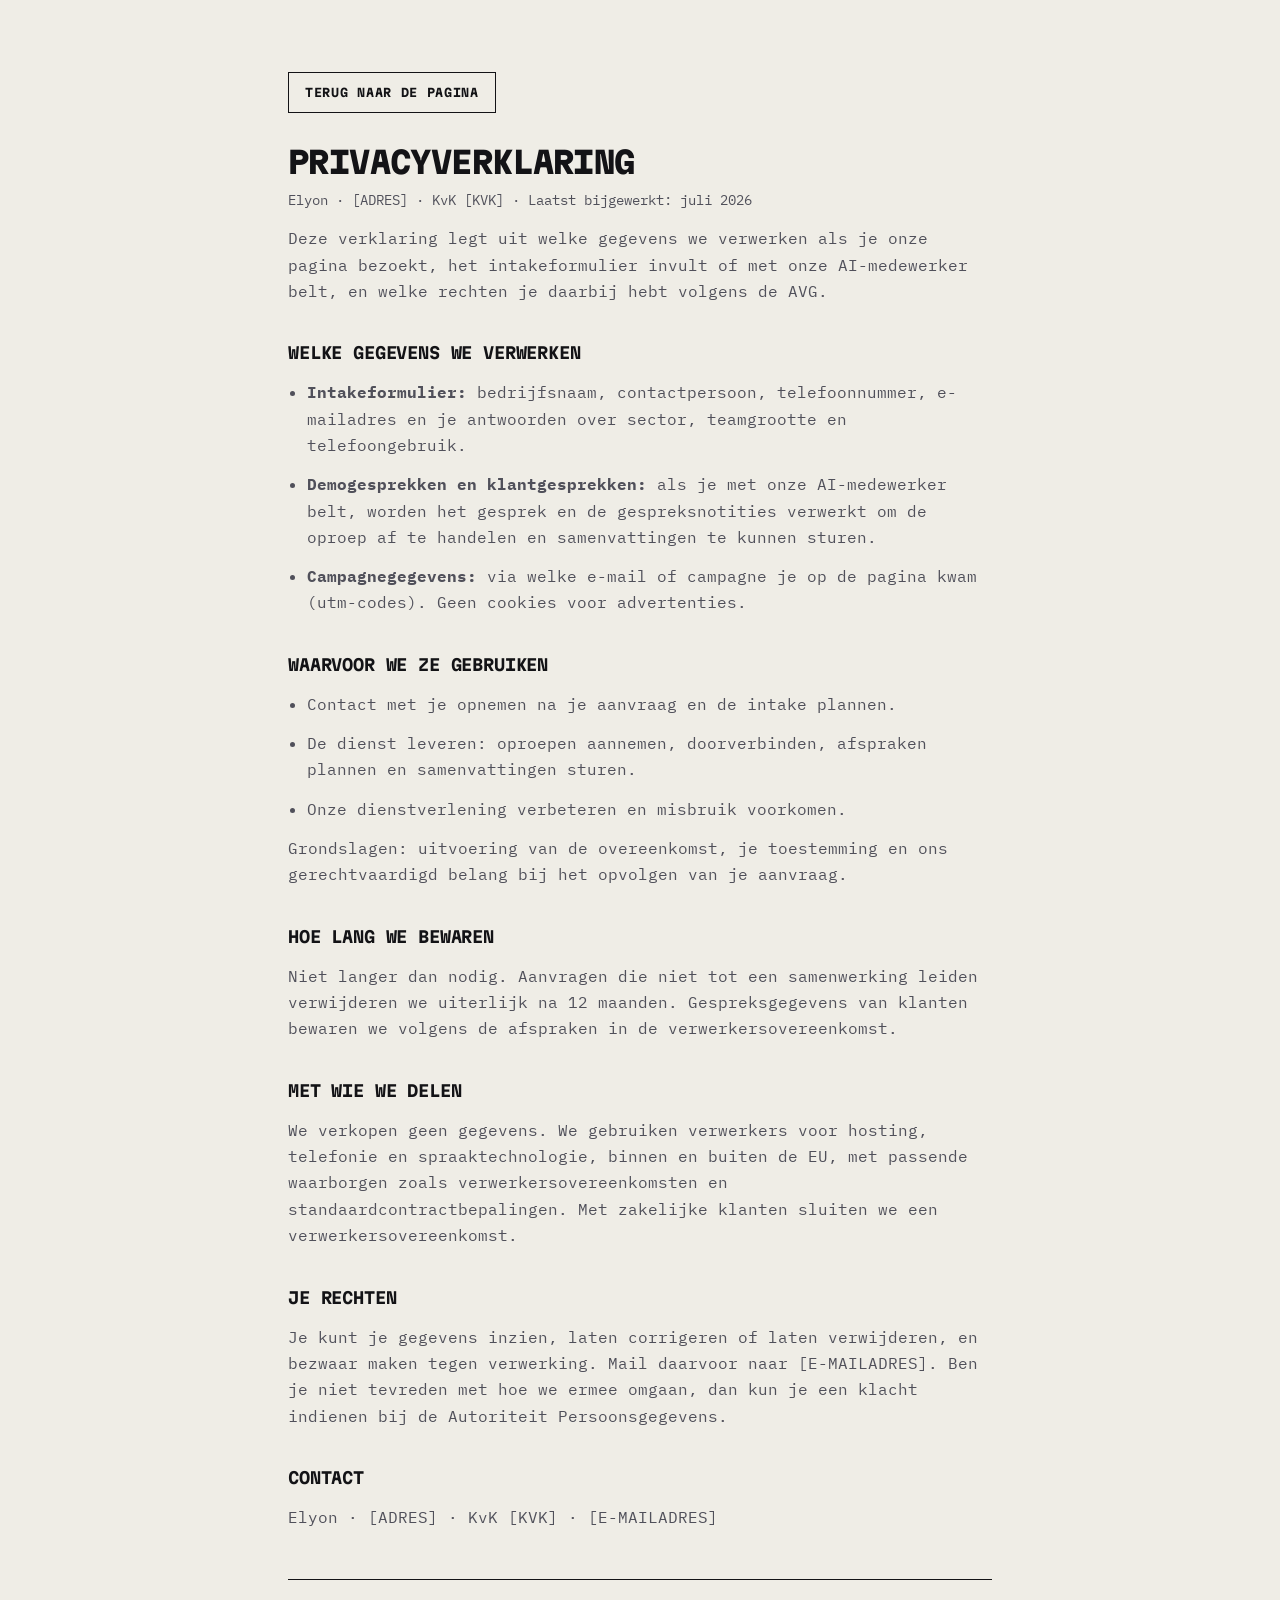
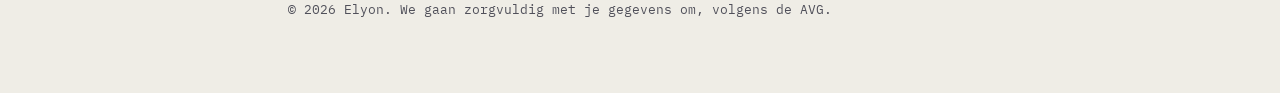
<file: nl-receptionist/privacy/index.html>
<!DOCTYPE html>
<html lang="nl">
<head>
<meta charset="UTF-8">
<meta name="viewport" content="width=device-width, initial-scale=1.0">
<title>Privacyverklaring | Elyon</title>
<meta name="description" content="Hoe Elyon omgaat met je gegevens: welke gegevens we verwerken, waarom, hoe lang we ze bewaren en welke rechten je hebt.">
<meta name="robots" content="noindex, follow">
<meta name="theme-color" content="#0F0F12">
<link rel="icon" type="image/svg+xml" href='data:image/svg+xml,<svg xmlns="http://www.w3.org/2000/svg" viewBox="0 0 100 100"><rect width="100" height="100" fill="%230F0F12"/><rect x="22" y="22" width="12" height="56" fill="%23EFEDE6"/><rect x="22" y="22" width="56" height="12" fill="%232038E6"/><rect x="22" y="44" width="44" height="12" fill="%23EFEDE6"/><rect x="22" y="66" width="32" height="12" fill="%23EFEDE6"/></svg>'>
<link rel="preconnect" href="https://fonts.googleapis.com">
<link rel="preconnect" href="https://fonts.gstatic.com" crossorigin>
<link rel="stylesheet" href="https://fonts.googleapis.com/css2?family=Martian+Mono:wght@700;800&family=IBM+Plex+Mono:wght@400;500;600&display=swap" media="print" onload="this.media='all'">
<noscript><link rel="stylesheet" href="https://fonts.googleapis.com/css2?family=Martian+Mono:wght@700;800&family=IBM+Plex+Mono:wght@400;500;600&display=swap"></noscript>
<style>
:root{
  --bg:#efede6;--surface:#e6e3da;--ink:#131316;--ink-soft:#50505a;
  --accent:#2038e6;--rule:#131316;
  --disp:'Martian Mono',ui-monospace,monospace;
  --body:'IBM Plex Mono',ui-monospace,monospace;
}
*{margin:0;padding:0;box-sizing:border-box}
body{background:var(--bg);color:var(--ink);font-family:var(--body);font-size:15.5px;line-height:1.7;-webkit-font-smoothing:antialiased}
a{color:var(--accent)}
:focus-visible{outline:2.5px solid var(--accent);outline-offset:3px}
.wrap{max-width:760px;margin:0 auto;padding:clamp(40px,6vw,72px) clamp(18px,4vw,28px)}
h1{font-family:var(--disp);font-weight:800;text-transform:uppercase;letter-spacing:-.02em;font-size:clamp(1.3rem,3.4vw,1.9rem);line-height:1.15}
h2{font-family:var(--disp);font-weight:700;text-transform:uppercase;font-size:1rem;margin-top:2.2rem;letter-spacing:-.01em}
p,li{color:var(--ink-soft);margin-top:.8rem}
ul{margin-left:1.2rem}
.meta{font-size:.85rem;margin-top:.6rem}
.back{display:inline-block;margin-bottom:2rem;font-family:var(--disp);font-weight:700;font-size:.72rem;letter-spacing:.06em;text-transform:uppercase;text-decoration:none;border:1.5px solid var(--rule);color:var(--ink);padding:.6rem 1rem}
.back:hover{background:var(--ink);color:var(--bg)}
footer{border-top:1.5px solid var(--rule);margin-top:3rem;padding-top:1.2rem;font-size:.82rem;color:var(--ink-soft)}
</style>
</head>
<body>
<div class="wrap">
  <a class="back" href="../">Terug naar de pagina</a>
  <h1>Privacyverklaring</h1>
  <p class="meta">Elyon · [ADRES] · KvK [KVK] · Laatst bijgewerkt: juli 2026</p>

  <p>Deze verklaring legt uit welke gegevens we verwerken als je onze pagina bezoekt, het intakeformulier invult of met onze AI-medewerker belt, en welke rechten je daarbij hebt volgens de AVG.</p>

  <h2>Welke gegevens we verwerken</h2>
  <ul>
    <li><strong>Intakeformulier:</strong> bedrijfsnaam, contactpersoon, telefoonnummer, e-mailadres en je antwoorden over sector, teamgrootte en telefoongebruik.</li>
    <li><strong>Demogesprekken en klantgesprekken:</strong> als je met onze AI-medewerker belt, worden het gesprek en de gespreksnotities verwerkt om de oproep af te handelen en samenvattingen te kunnen sturen.</li>
    <li><strong>Campagnegegevens:</strong> via welke e-mail of campagne je op de pagina kwam (utm-codes). Geen cookies voor advertenties.</li>
  </ul>

  <h2>Waarvoor we ze gebruiken</h2>
  <ul>
    <li>Contact met je opnemen na je aanvraag en de intake plannen.</li>
    <li>De dienst leveren: oproepen aannemen, doorverbinden, afspraken plannen en samenvattingen sturen.</li>
    <li>Onze dienstverlening verbeteren en misbruik voorkomen.</li>
  </ul>
  <p>Grondslagen: uitvoering van de overeenkomst, je toestemming en ons gerechtvaardigd belang bij het opvolgen van je aanvraag.</p>

  <h2>Hoe lang we bewaren</h2>
  <p>Niet langer dan nodig. Aanvragen die niet tot een samenwerking leiden verwijderen we uiterlijk na 12 maanden. Gespreksgegevens van klanten bewaren we volgens de afspraken in de verwerkersovereenkomst.</p>

  <h2>Met wie we delen</h2>
  <p>We verkopen geen gegevens. We gebruiken verwerkers voor hosting, telefonie en spraaktechnologie, binnen en buiten de EU, met passende waarborgen zoals verwerkersovereenkomsten en standaardcontractbepalingen. Met zakelijke klanten sluiten we een verwerkersovereenkomst.</p>

  <h2>Je rechten</h2>
  <p>Je kunt je gegevens inzien, laten corrigeren of laten verwijderen, en bezwaar maken tegen verwerking. Mail daarvoor naar [E-MAILADRES]. Ben je niet tevreden met hoe we ermee omgaan, dan kun je een klacht indienen bij de Autoriteit Persoonsgegevens.</p>

  <h2>Contact</h2>
  <p>Elyon · [ADRES] · KvK [KVK] · [E-MAILADRES]</p>

  <footer>© 2026 Elyon. We gaan zorgvuldig met je gegevens om, volgens de AVG.</footer>
</div>
</body>
</html>
</file>
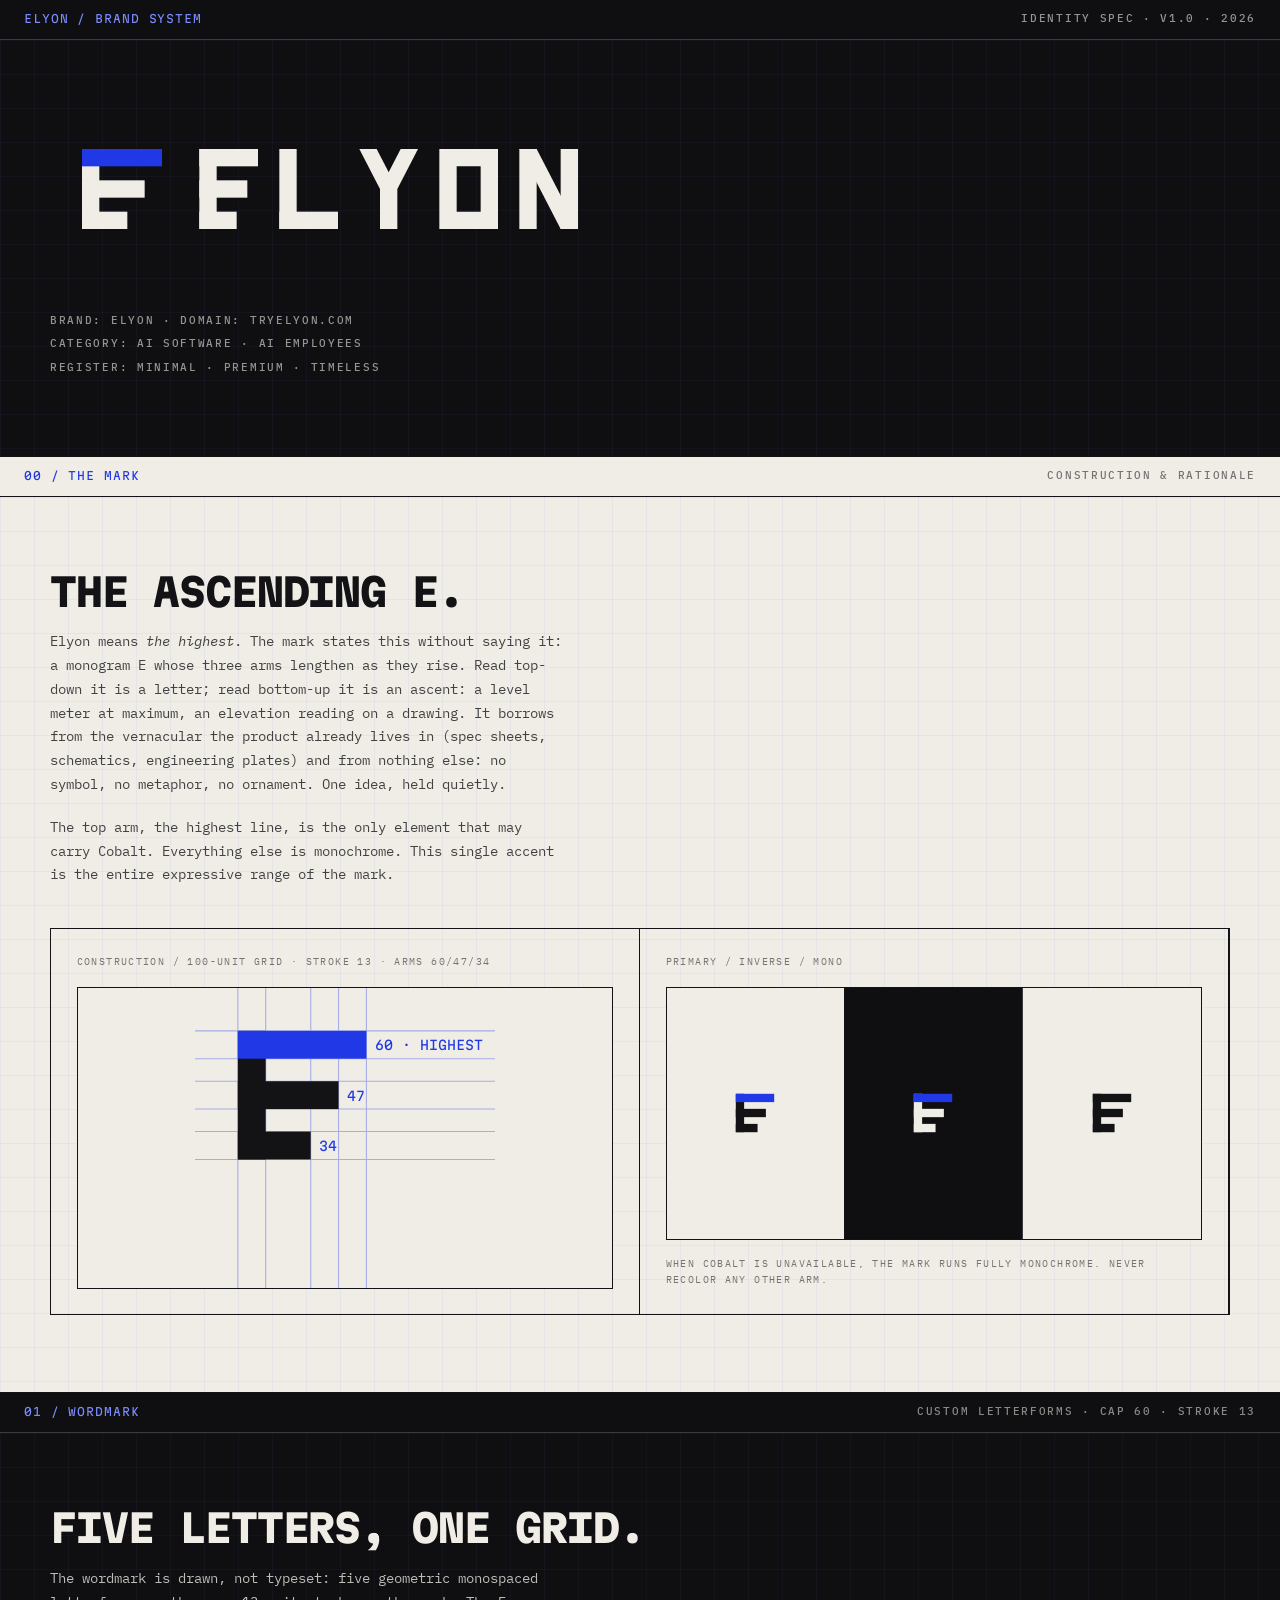
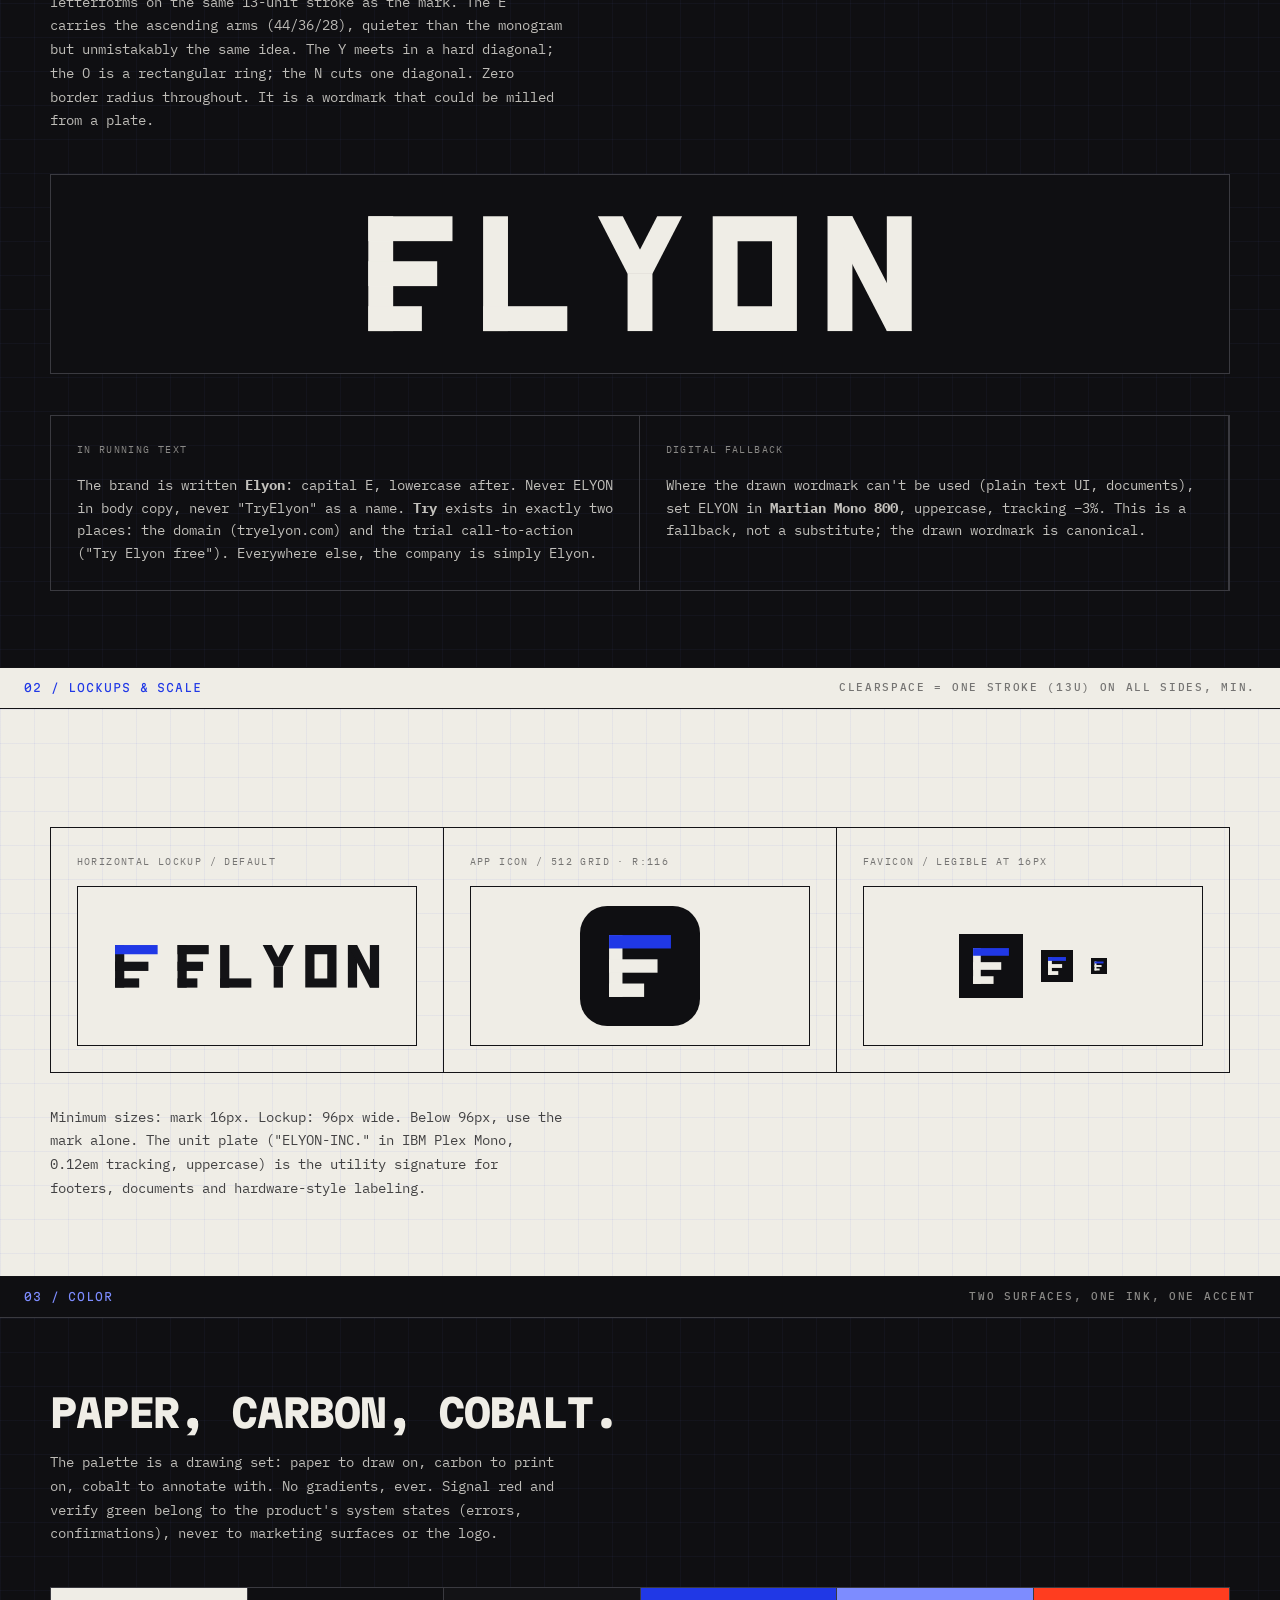
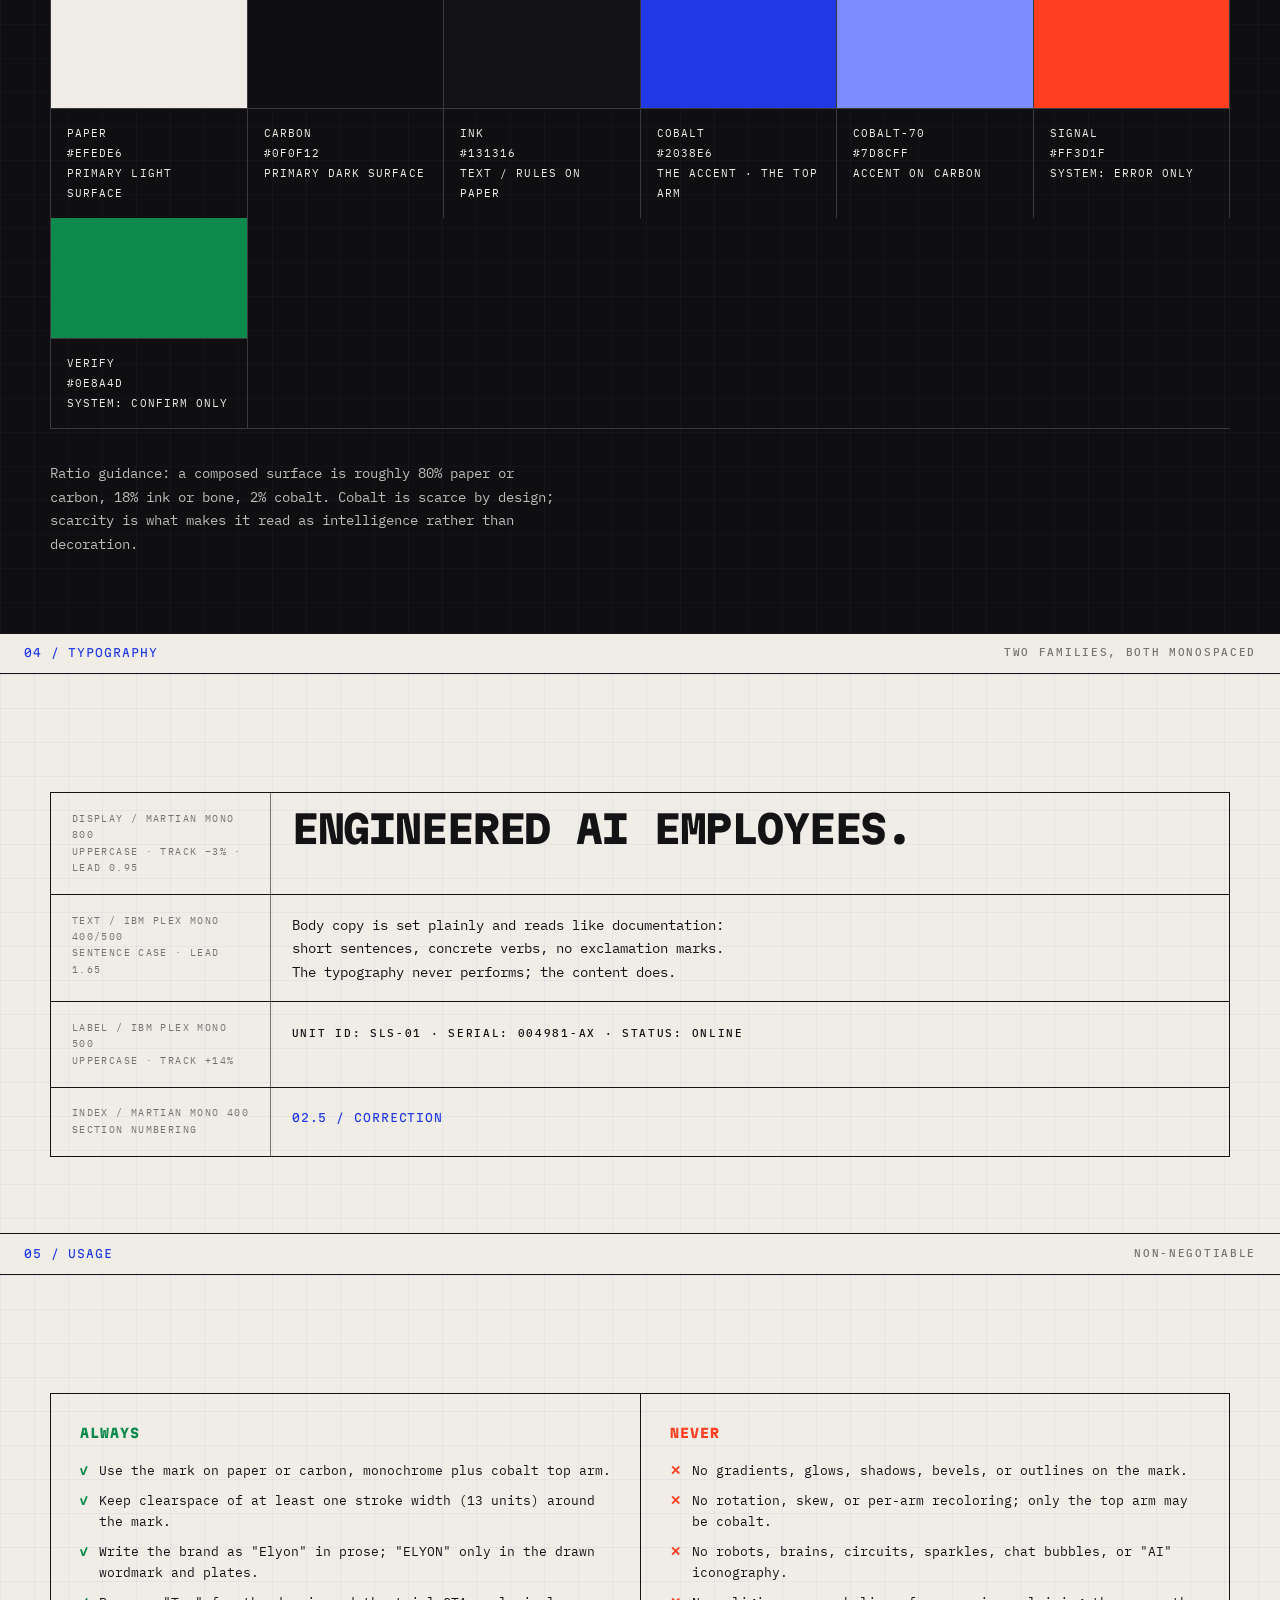
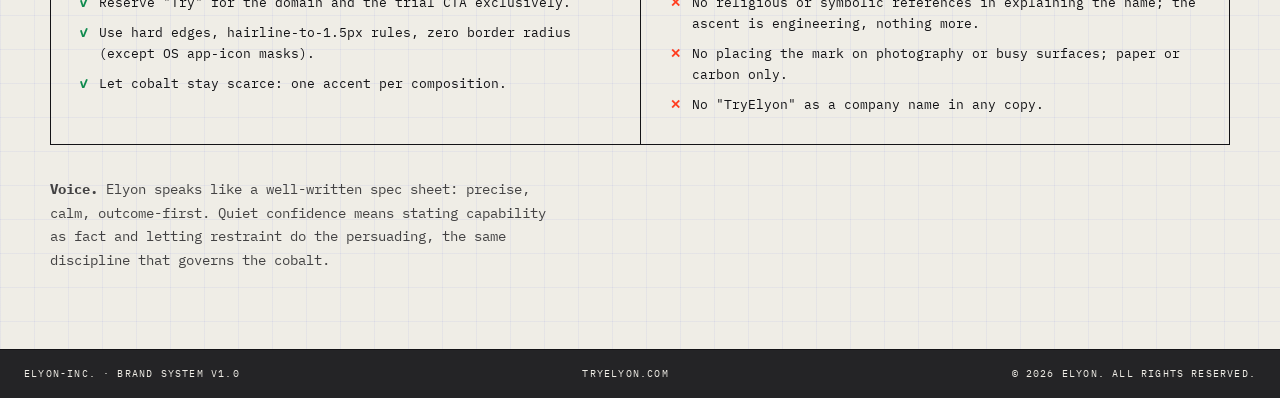
<file: brand/guidelines.html>
<!DOCTYPE html>
<html lang="en">
<head>
<meta charset="UTF-8">
<meta name="viewport" content="width=device-width, initial-scale=1.0">
<title>ELYON | Brand System</title>
<link rel="icon" type="image/svg+xml" href='data:image/svg+xml,<svg xmlns="http://www.w3.org/2000/svg" viewBox="0 0 100 100"><rect width="100" height="100" fill="%230F0F12"/><rect x="22" y="22" width="12" height="56" fill="%23EFEDE6"/><rect x="22" y="22" width="56" height="12" fill="%232038E6"/><rect x="22" y="44" width="44" height="12" fill="%23EFEDE6"/><rect x="22" y="66" width="32" height="12" fill="%23EFEDE6"/></svg>'>
<link rel="preconnect" href="https://fonts.googleapis.com">
<link rel="preconnect" href="https://fonts.gstatic.com" crossorigin>
<link href="https://fonts.googleapis.com/css2?family=Martian+Mono:wght@300;400;500;700;800&family=IBM+Plex+Mono:ital,wght@0,400;0,500;0,600;1,400&display=swap" rel="stylesheet">
<style>
:root{
  --paper:#EFEDE6;--paper-2:#E6E3DA;--carbon:#0F0F12;--ink:#131316;--bone:#EFEDE6;
  --cobalt:#2038E6;--cobalt-lt:#7D8CFF;--signal:#FF3D1F;--ok:#0E8A4D;
  --rule:#131316;--rule-d:#3A3A40;
  --mono:'IBM Plex Mono',ui-monospace,monospace;--disp:'Martian Mono',ui-monospace,monospace;
}
*{margin:0;padding:0;box-sizing:border-box}
body{background:var(--paper);color:var(--ink);font-family:var(--mono);font-size:15px;line-height:1.65;-webkit-font-smoothing:antialiased}
::selection{background:var(--cobalt);color:var(--paper)}
.disp{font-family:var(--disp);font-weight:800;text-transform:uppercase;letter-spacing:-.03em;line-height:.95}
.lbl{font-size:.66rem;letter-spacing:.16em;text-transform:uppercase;font-weight:500}
.idx{font-family:var(--disp);font-weight:400;font-size:.7rem;letter-spacing:.08em;color:var(--cobalt)}
.sec{border-bottom:1.5px solid var(--rule)}
.sec.dark{background:var(--carbon);color:var(--bone)}
.sec.dark .idx{color:var(--cobalt-lt)}
.sec-head{display:flex;justify-content:space-between;gap:1rem;padding:.65rem 24px;border-bottom:1.5px solid var(--rule)}
.sec.dark .sec-head{border-color:var(--rule-d)}
.sec-body{padding:clamp(44px,6vw,84px) 24px;position:relative;
  background-image:linear-gradient(rgba(32,56,230,.05) 1px,transparent 1px),linear-gradient(90deg,rgba(32,56,230,.05) 1px,transparent 1px);
  background-size:34px 34px;}
.sec.dark .sec-body{background-image:linear-gradient(rgba(125,140,255,.045) 1px,transparent 1px),linear-gradient(90deg,rgba(125,140,255,.045) 1px,transparent 1px)}
.inner{max-width:1180px;margin:0 auto}
.h2{font-size:clamp(1.5rem,3.4vw,2.4rem)}
p.copy{margin-top:1.2rem;font-size:.9rem;max-width:64ch;opacity:.78}
.grid2{display:grid;grid-template-columns:1fr 1fr;gap:0;border:1.5px solid var(--rule);margin-top:2.6rem}
.grid3{display:grid;grid-template-columns:repeat(3,1fr);border:1.5px solid var(--rule);border-right:0;margin-top:2.6rem}
.cell{border-right:1.5px solid var(--rule);padding:1.6rem;display:flex;flex-direction:column;gap:1rem}
.grid2>.cell:last-child,.grid3>.cell:nth-child(3n){border-right-width:1.5px}
.grid3>.cell{border-right:1.5px solid var(--rule)}
.cell .cap{font-size:.62rem;letter-spacing:.14em;text-transform:uppercase;opacity:.55}
.dark .grid2,.dark .grid3,.dark .cell{border-color:var(--rule-d)}
.tile{display:flex;align-items:center;justify-content:center;min-height:220px;border:1.5px solid var(--rule)}
.tile.carbon{background:var(--carbon);border-color:var(--rule-d)}
.tile.paper{background:var(--paper)}
.swatches{display:grid;grid-template-columns:repeat(auto-fit,minmax(180px,1fr));border:1.5px solid var(--rule-d);border-right:0;margin-top:2.6rem}
.sw{border-right:1.5px solid var(--rule-d);display:flex;flex-direction:column}
.sw .chip{height:120px}
.sw .meta{padding:.9rem 1rem;font-size:.66rem;letter-spacing:.1em;text-transform:uppercase;line-height:1.9;border-top:1.5px solid var(--rule-d)}
.rules{display:grid;grid-template-columns:1fr 1fr;gap:0;border:1.5px solid var(--rule);margin-top:2.6rem}
.rules .col{padding:1.8rem}
.rules .col+.col{border-left:1.5px solid var(--rule)}
.rules h4{font-family:var(--disp);font-size:.8rem;font-weight:800;text-transform:uppercase;letter-spacing:.08em;margin-bottom:1rem}
.rules ul{list-style:none;display:flex;flex-direction:column;gap:.55rem;font-size:.8rem}
.rules li{display:flex;gap:.7rem}
.rules .do li::before{content:"✓";color:var(--ok);font-weight:700}
.rules .dont li::before{content:"✕";color:var(--signal);font-weight:700}
.type-spec{border:1.5px solid var(--rule);margin-top:2.6rem}
.type-row{display:grid;grid-template-columns:220px 1fr;border-bottom:1.5px solid var(--rule)}
.type-row:last-child{border-bottom:0}
.type-row .tl{padding:1.1rem 1.3rem;font-size:.62rem;letter-spacing:.14em;text-transform:uppercase;opacity:.55;border-right:1.5px solid var(--rule)}
.type-row .tr{padding:1.1rem 1.3rem}
footer{background:var(--carbon);color:var(--bone);padding:1rem 24px;display:flex;justify-content:space-between;flex-wrap:wrap;gap:1rem;font-size:.62rem;letter-spacing:.12em;text-transform:uppercase;opacity:.9}
@media(max-width:860px){.grid2,.rules{grid-template-columns:1fr}.rules .col+.col{border-left:0;border-top:1.5px solid var(--rule)}.grid3{grid-template-columns:1fr}.type-row{grid-template-columns:1fr}.type-row .tl{border-right:0;border-bottom:1.5px solid var(--rule)}}
</style>
</head>
<body>

<!-- COVER -->
<section class="sec dark">
  <div class="sec-head"><span class="idx">ELYON / BRAND SYSTEM</span><span class="lbl" style="opacity:.6">IDENTITY SPEC · V1.0 · 2026</span></div>
  <div class="sec-body"><div class="inner" style="display:flex;flex-direction:column;gap:3rem">
    <svg viewBox="-24 -24 420 108" style="width:min(560px,90%)" role="img" aria-label="Elyon lockup">
      <rect x="0" y="0" width="13" height="60" fill="#EFEDE6"/><rect x="0" y="0" width="60" height="13" fill="#2038E6"/><rect x="0" y="23.5" width="47" height="13" fill="#EFEDE6"/><rect x="0" y="47" width="34" height="13" fill="#EFEDE6"/>
      <g transform="translate(88,0)" fill="#EFEDE6">
        <rect x="0" y="0" width="13" height="60"/><rect x="0" y="0" width="44" height="13"/><rect x="0" y="23.5" width="36" height="13"/><rect x="0" y="47" width="28" height="13"/>
        <rect x="60" y="0" width="13" height="60"/><rect x="60" y="47" width="44" height="13"/>
        <polygon points="120,0 133,0 148.5,30 135.5,30"/><polygon points="151,0 164,0 148.5,30 135.5,30"/><rect x="135.5" y="30" width="13" height="30"/>
        <path fill-rule="evenodd" d="M180 0H224V60H180Z M193 13H211V47H193Z"/>
        <rect x="240" y="0" width="13" height="60"/><rect x="271" y="0" width="13" height="60"/><polygon points="240,0 253,0 284,60 271,60"/>
      </g>
    </svg>
    <div class="lbl" style="opacity:.6;line-height:2.2">
      BRAND: ELYON · DOMAIN: TRYELYON.COM<br>
      CATEGORY: AI SOFTWARE · AI EMPLOYEES<br>
      REGISTER: MINIMAL · PREMIUM · TIMELESS
    </div>
  </div></div>
</section>

<!-- 00 THE MARK -->
<section class="sec">
  <div class="sec-head"><span class="idx">00 / THE MARK</span><span class="lbl" style="opacity:.55">Construction &amp; rationale</span></div>
  <div class="sec-body"><div class="inner">
    <h2 class="disp h2">The ascending E.</h2>
    <p class="copy">Elyon means <em>the highest</em>. The mark states this without saying it: a monogram E whose three arms lengthen as they rise. Read top-down it is a letter; read bottom-up it is an ascent: a level meter at maximum, an elevation reading on a drawing. It borrows from the vernacular the product already lives in (spec sheets, schematics, engineering plates) and from nothing else: no symbol, no metaphor, no ornament. One idea, held quietly.</p>
    <p class="copy">The top arm, the highest line, is the only element that may carry Cobalt. Everything else is monochrome. This single accent is the entire expressive range of the mark.</p>

    <div class="grid2">
      <div class="cell">
        <span class="cap">CONSTRUCTION / 100-UNIT GRID · STROKE 13 · ARMS 60/47/34</span>
        <div class="tile paper">
          <svg viewBox="0 0 140 140" style="width:min(300px,80%)">
            <g stroke="#2038E6" stroke-width=".5" opacity=".35">
              <line x1="20" y1="0" x2="20" y2="140"/><line x1="33" y1="0" x2="33" y2="140"/>
              <line x1="54" y1="0" x2="54" y2="140"/><line x1="67" y1="0" x2="67" y2="140"/><line x1="80" y1="0" x2="80" y2="140"/>
              <line x1="0" y1="20" x2="140" y2="20"/><line x1="0" y1="33" x2="140" y2="33"/>
              <line x1="0" y1="43.5" x2="140" y2="43.5"/><line x1="0" y1="56.5" x2="140" y2="56.5"/>
              <line x1="0" y1="67" x2="140" y2="67"/><line x1="0" y1="80" x2="140" y2="80"/>
            </g>
            <g>
              <rect x="20" y="20" width="13" height="60" fill="#131316"/>
              <rect x="20" y="20" width="60" height="13" fill="#2038E6"/>
              <rect x="20" y="43.5" width="47" height="13" fill="#131316"/>
              <rect x="20" y="67" width="34" height="13" fill="#131316"/>
            </g>
            <g font-family="'Martian Mono',monospace" font-size="6" fill="#2038E6">
              <text x="84" y="29">60 · HIGHEST</text><text x="71" y="52.5">47</text><text x="58" y="76">34</text>
            </g>
          </svg>
        </div>
      </div>
      <div class="cell">
        <span class="cap">PRIMARY / INVERSE / MONO</span>
        <div style="display:grid;grid-template-columns:1fr 1fr 1fr;gap:0;border:1.5px solid var(--rule);flex:1">
          <div class="tile paper" style="border:0;border-right:1.5px solid var(--rule);min-height:150px">
            <svg viewBox="-20 -20 100 100" style="width:64px"><rect x="0" y="0" width="13" height="60" fill="#131316"/><rect x="0" y="0" width="60" height="13" fill="#2038E6"/><rect x="0" y="23.5" width="47" height="13" fill="#131316"/><rect x="0" y="47" width="34" height="13" fill="#131316"/></svg>
          </div>
          <div class="tile carbon" style="border:0;border-right:1.5px solid var(--rule-d);min-height:150px">
            <svg viewBox="-20 -20 100 100" style="width:64px"><rect x="0" y="0" width="13" height="60" fill="#EFEDE6"/><rect x="0" y="0" width="60" height="13" fill="#2038E6"/><rect x="0" y="23.5" width="47" height="13" fill="#EFEDE6"/><rect x="0" y="47" width="34" height="13" fill="#EFEDE6"/></svg>
          </div>
          <div class="tile paper" style="border:0;min-height:150px">
            <svg viewBox="-20 -20 100 100" style="width:64px"><rect x="0" y="0" width="13" height="60" fill="#131316"/><rect x="0" y="0" width="60" height="13" fill="#131316"/><rect x="0" y="23.5" width="47" height="13" fill="#131316"/><rect x="0" y="47" width="34" height="13" fill="#131316"/></svg>
          </div>
        </div>
        <span class="cap">WHEN COBALT IS UNAVAILABLE, THE MARK RUNS FULLY MONOCHROME. NEVER RECOLOR ANY OTHER ARM.</span>
      </div>
    </div>
  </div></div>
</section>

<!-- 01 WORDMARK -->
<section class="sec dark">
  <div class="sec-head"><span class="idx">01 / WORDMARK</span><span class="lbl" style="opacity:.55">Custom letterforms · cap 60 · stroke 13</span></div>
  <div class="sec-body"><div class="inner">
    <h2 class="disp h2">Five letters, one grid.</h2>
    <p class="copy">The wordmark is drawn, not typeset: five geometric monospaced letterforms on the same 13-unit stroke as the mark. The E carries the ascending arms (44/36/28), quieter than the monogram but unmistakably the same idea. The Y meets in a hard diagonal; the O is a rectangular ring; the N cuts one diagonal. Zero border radius throughout. It is a wordmark that could be milled from a plate.</p>
    <div class="tile carbon" style="margin-top:2.6rem;min-height:200px">
      <svg viewBox="-20 -20 324 100" style="width:min(620px,86%)" fill="#EFEDE6">
        <rect x="0" y="0" width="13" height="60"/><rect x="0" y="0" width="44" height="13"/><rect x="0" y="23.5" width="36" height="13"/><rect x="0" y="47" width="28" height="13"/>
        <rect x="60" y="0" width="13" height="60"/><rect x="60" y="47" width="44" height="13"/>
        <polygon points="120,0 133,0 148.5,30 135.5,30"/><polygon points="151,0 164,0 148.5,30 135.5,30"/><rect x="135.5" y="30" width="13" height="30"/>
        <path fill-rule="evenodd" d="M180 0H224V60H180Z M193 13H211V47H193Z"/>
        <rect x="240" y="0" width="13" height="60"/><rect x="271" y="0" width="13" height="60"/><polygon points="240,0 253,0 284,60 271,60"/>
      </svg>
    </div>
    <div class="grid2" style="border-color:var(--rule-d)">
      <div class="cell" style="border-color:var(--rule-d)">
        <span class="cap">IN RUNNING TEXT</span>
        <p style="font-size:.85rem;opacity:.8">The brand is written <b>Elyon</b>: capital E, lowercase after. Never ELYON in body copy, never "TryElyon" as a name. <b>Try</b> exists in exactly two places: the domain (tryelyon.com) and the trial call-to-action ("Try Elyon free"). Everywhere else, the company is simply Elyon.</p>
      </div>
      <div class="cell" style="border-color:var(--rule-d)">
        <span class="cap">DIGITAL FALLBACK</span>
        <p style="font-size:.85rem;opacity:.8">Where the drawn wordmark can't be used (plain text UI, documents), set ELYON in <b>Martian Mono 800</b>, uppercase, tracking −3%. This is a fallback, not a substitute; the drawn wordmark is canonical.</p>
      </div>
    </div>
  </div></div>
</section>

<!-- 02 LOCKUPS -->
<section class="sec">
  <div class="sec-head"><span class="idx">02 / LOCKUPS &amp; SCALE</span><span class="lbl" style="opacity:.55">Clearspace = one stroke (13u) on all sides, min.</span></div>
  <div class="sec-body"><div class="inner">
    <div class="grid3">
      <div class="cell">
        <span class="cap">HORIZONTAL LOCKUP / DEFAULT</span>
        <div class="tile paper" style="min-height:160px">
          <svg viewBox="-24 -24 420 108" style="width:88%">
            <rect x="0" y="0" width="13" height="60" fill="#131316"/><rect x="0" y="0" width="60" height="13" fill="#2038E6"/><rect x="0" y="23.5" width="47" height="13" fill="#131316"/><rect x="0" y="47" width="34" height="13" fill="#131316"/>
            <g transform="translate(88,0)" fill="#131316">
              <rect x="0" y="0" width="13" height="60"/><rect x="0" y="0" width="44" height="13"/><rect x="0" y="23.5" width="36" height="13"/><rect x="0" y="47" width="28" height="13"/>
              <rect x="60" y="0" width="13" height="60"/><rect x="60" y="47" width="44" height="13"/>
              <polygon points="120,0 133,0 148.5,30 135.5,30"/><polygon points="151,0 164,0 148.5,30 135.5,30"/><rect x="135.5" y="30" width="13" height="30"/>
              <path fill-rule="evenodd" d="M180 0H224V60H180Z M193 13H211V47H193Z"/>
              <rect x="240" y="0" width="13" height="60"/><rect x="271" y="0" width="13" height="60"/><polygon points="240,0 253,0 284,60 271,60"/>
            </g>
          </svg>
        </div>
      </div>
      <div class="cell">
        <span class="cap">APP ICON / 512 GRID · R:116</span>
        <div class="tile paper" style="min-height:160px">
          <svg viewBox="0 0 512 512" style="width:120px"><rect width="512" height="512" rx="116" fill="#0F0F12"/><g transform="translate(124,124)"><rect x="0" y="0" width="57.2" height="264" fill="#EFEDE6"/><rect x="0" y="0" width="264" height="57.2" fill="#2038E6"/><rect x="0" y="103.4" width="206.8" height="57.2" fill="#EFEDE6"/><rect x="0" y="206.8" width="149.6" height="57.2" fill="#EFEDE6"/></g></svg>
        </div>
      </div>
      <div class="cell">
        <span class="cap">FAVICON / LEGIBLE AT 16PX</span>
        <div class="tile paper" style="min-height:160px;gap:18px;display:flex">
          <svg viewBox="0 0 100 100" style="width:64px"><rect width="100" height="100" fill="#0F0F12"/><rect x="22" y="22" width="12" height="56" fill="#EFEDE6"/><rect x="22" y="22" width="56" height="12" fill="#2038E6"/><rect x="22" y="44" width="44" height="12" fill="#EFEDE6"/><rect x="22" y="66" width="32" height="12" fill="#EFEDE6"/></svg>
          <svg viewBox="0 0 100 100" style="width:32px"><rect width="100" height="100" fill="#0F0F12"/><rect x="22" y="22" width="12" height="56" fill="#EFEDE6"/><rect x="22" y="22" width="56" height="12" fill="#2038E6"/><rect x="22" y="44" width="44" height="12" fill="#EFEDE6"/><rect x="22" y="66" width="32" height="12" fill="#EFEDE6"/></svg>
          <svg viewBox="0 0 100 100" style="width:16px"><rect width="100" height="100" fill="#0F0F12"/><rect x="22" y="22" width="12" height="56" fill="#EFEDE6"/><rect x="22" y="22" width="56" height="12" fill="#2038E6"/><rect x="22" y="44" width="44" height="12" fill="#EFEDE6"/><rect x="22" y="66" width="32" height="12" fill="#EFEDE6"/></svg>
        </div>
      </div>
    </div>
    <p class="copy" style="margin-top:2rem">Minimum sizes: mark 16px. Lockup: 96px wide. Below 96px, use the mark alone. The unit plate ("ELYON-INC." in IBM Plex Mono, 0.12em tracking, uppercase) is the utility signature for footers, documents and hardware-style labeling.</p>
  </div></div>
</section>

<!-- 03 COLOR -->
<section class="sec dark">
  <div class="sec-head"><span class="idx">03 / COLOR</span><span class="lbl" style="opacity:.55">Two surfaces, one ink, one accent</span></div>
  <div class="sec-body"><div class="inner">
    <h2 class="disp h2">Paper, carbon, cobalt.</h2>
    <p class="copy">The palette is a drawing set: paper to draw on, carbon to print on, cobalt to annotate with. No gradients, ever. Signal red and verify green belong to the product's system states (errors, confirmations), never to marketing surfaces or the logo.</p>
    <div class="swatches">
      <div class="sw"><div class="chip" style="background:#EFEDE6"></div><div class="meta">PAPER<br>#EFEDE6<br>PRIMARY LIGHT SURFACE</div></div>
      <div class="sw"><div class="chip" style="background:#0F0F12"></div><div class="meta">CARBON<br>#0F0F12<br>PRIMARY DARK SURFACE</div></div>
      <div class="sw"><div class="chip" style="background:#131316"></div><div class="meta">INK<br>#131316<br>TEXT / RULES ON PAPER</div></div>
      <div class="sw"><div class="chip" style="background:#2038E6"></div><div class="meta">COBALT<br>#2038E6<br>THE ACCENT · THE TOP ARM</div></div>
      <div class="sw"><div class="chip" style="background:#7D8CFF"></div><div class="meta">COBALT-70<br>#7D8CFF<br>ACCENT ON CARBON</div></div>
      <div class="sw"><div class="chip" style="background:#FF3D1F"></div><div class="meta">SIGNAL<br>#FF3D1F<br>SYSTEM: ERROR ONLY</div></div>
      <div class="sw"><div class="chip" style="background:#0E8A4D"></div><div class="meta">VERIFY<br>#0E8A4D<br>SYSTEM: CONFIRM ONLY</div></div>
    </div>
    <p class="copy" style="margin-top:2rem">Ratio guidance: a composed surface is roughly 80% paper or carbon, 18% ink or bone, 2% cobalt. Cobalt is scarce by design; scarcity is what makes it read as intelligence rather than decoration.</p>
  </div></div>
</section>

<!-- 04 TYPOGRAPHY -->
<section class="sec">
  <div class="sec-head"><span class="idx">04 / TYPOGRAPHY</span><span class="lbl" style="opacity:.55">Two families, both monospaced</span></div>
  <div class="sec-body"><div class="inner">
    <div class="type-spec">
      <div class="type-row"><div class="tl">DISPLAY / MARTIAN MONO 800<br>UPPERCASE · TRACK −3% · LEAD 0.95</div><div class="tr"><span class="disp" style="font-size:clamp(1.4rem,3.4vw,2.4rem)">Engineered AI employees.</span></div></div>
      <div class="type-row"><div class="tl">TEXT / IBM PLEX MONO 400/500<br>SENTENCE CASE · LEAD 1.65</div><div class="tr" style="font-size:.9rem;max-width:60ch">Body copy is set plainly and reads like documentation: short sentences, concrete verbs, no exclamation marks. The typography never performs; the content does.</div></div>
      <div class="type-row"><div class="tl">LABEL / IBM PLEX MONO 500<br>UPPERCASE · TRACK +14%</div><div class="tr"><span class="lbl">UNIT ID: SLS-01 · SERIAL: 004981-AX · STATUS: ONLINE</span></div></div>
      <div class="type-row"><div class="tl">INDEX / MARTIAN MONO 400<br>SECTION NUMBERING</div><div class="tr"><span class="idx">02.5 / CORRECTION</span></div></div>
    </div>
  </div></div>
</section>

<!-- 05 RULES -->
<section class="sec">
  <div class="sec-head"><span class="idx">05 / USAGE</span><span class="lbl" style="opacity:.55">Non-negotiable</span></div>
  <div class="sec-body"><div class="inner">
    <div class="rules">
      <div class="col do">
        <h4 style="color:var(--ok)">Always</h4>
        <ul>
          <li>Use the mark on paper or carbon, monochrome plus cobalt top arm.</li>
          <li>Keep clearspace of at least one stroke width (13 units) around the mark.</li>
          <li>Write the brand as "Elyon" in prose; "ELYON" only in the drawn wordmark and plates.</li>
          <li>Reserve "Try" for the domain and the trial CTA exclusively.</li>
          <li>Use hard edges, hairline-to-1.5px rules, zero border radius (except OS app-icon masks).</li>
          <li>Let cobalt stay scarce: one accent per composition.</li>
        </ul>
      </div>
      <div class="col dont">
        <h4 style="color:var(--signal)">Never</h4>
        <ul>
          <li>No gradients, glows, shadows, bevels, or outlines on the mark.</li>
          <li>No rotation, skew, or per-arm recoloring; only the top arm may be cobalt.</li>
          <li>No robots, brains, circuits, sparkles, chat bubbles, or "AI" iconography.</li>
          <li>No religious or symbolic references in explaining the name; the ascent is engineering, nothing more.</li>
          <li>No placing the mark on photography or busy surfaces; paper or carbon only.</li>
          <li>No "TryElyon" as a company name in any copy.</li>
        </ul>
      </div>
    </div>
    <p class="copy" style="margin-top:2rem"><b>Voice.</b> Elyon speaks like a well-written spec sheet: precise, calm, outcome-first. Quiet confidence means stating capability as fact and letting restraint do the persuading, the same discipline that governs the cobalt.</p>
  </div></div>
</section>

<footer>
  <span>ELYON-INC. · BRAND SYSTEM V1.0</span>
  <span>TRYELYON.COM</span>
  <span>© 2026 ELYON. ALL RIGHTS RESERVED.</span>
</footer>
</body>
</html>
</file>
<file: demo/demo.css>
/* ==========================================================================
   ELYON · DEMO PAGE STYLES — Try Elyon brand skin
   --------------------------------------------------------------------------
   The demo page in Elyon's own design language, matching tryelyon.com:
   paper / carbon / cobalt, Martian Mono display + IBM Plex Mono body,
   blueprint grid, hard ink rules, square geometry.
   Content order is optimized for the LATAM market (pain hook + CTA first,
   checkmark benefits, 3-step trial, FAQ, closing CTA). All color pairs
   WCAG-validated. Content is visible by default; JS only animates
   below-fold sections (see demo-page.js).
   ========================================================================== */
:root{
  --bg:#efede6;            /* paper */
  --surface:#e6e3da;       /* paper-2 */
  --ink:#131316;
  --ink-soft:#50505a;
  --accent:#2038e6;        /* cobalt */
  --accent-lt:#7d8cff;     /* cobalt-lt: decoratives on carbon */
  --accent-dark:#1a2cb8;
  --on-accent:#ffffff;
  --card-bg:#0f0f12;       /* carbon */
  --card-ink:#efede6;      /* bone */
  --rule:#131316;
  --rule-d:#3a3a40;
  --disp:'Martian Mono',ui-monospace,monospace;
  --body:'IBM Plex Mono',ui-monospace,monospace;
}
*{margin:0;padding:0;box-sizing:border-box}
html{scroll-behavior:smooth}
body{
  background:var(--bg);color:var(--ink);
  font-family:var(--body);font-size:15.5px;line-height:1.65;
  -webkit-font-smoothing:antialiased;
  /* blueprint grid — same as tryelyon.com */
  background-image:
    linear-gradient(rgba(32,56,230,.05) 1px,transparent 1px),
    linear-gradient(90deg,rgba(32,56,230,.05) 1px,transparent 1px);
  background-size:34px 34px;
}
a{color:inherit;text-decoration:none}
::selection{background:var(--accent);color:var(--bg)}
:focus-visible{outline:2.5px solid var(--accent);outline-offset:3px}
button{font-family:inherit}
img,svg{max-width:100%}

.disp{font-family:var(--disp);font-weight:800;text-transform:uppercase;letter-spacing:-.03em;line-height:1.04}
.lbl{font-family:var(--disp);font-size:.66rem;letter-spacing:.14em;text-transform:uppercase;font-weight:700}
.skip{position:absolute;left:-9999px;top:0;z-index:100;background:var(--accent);color:var(--on-accent);padding:.7rem 1rem;font-family:var(--disp);font-size:.7rem;text-transform:uppercase;letter-spacing:.1em}
.skip:focus{left:0}

/* --- top bar: business-branded, not sticky, no site nav --- */
.topbar{
  background:var(--bg);border-bottom:1.5px solid var(--rule);
  display:flex;flex-wrap:wrap;align-items:center;justify-content:space-between;gap:.5rem 1rem;
  min-height:58px;padding:.6rem clamp(16px,4vw,28px);
}
.brand{
  font-family:var(--disp);font-weight:800;font-size:clamp(.92rem,2.5vw,1.1rem);
  text-transform:uppercase;letter-spacing:-.01em;line-height:1.2;
  flex:1;min-width:0;overflow-wrap:break-word; /* long business names wrap
  inside the brand column instead of pushing the WhatsApp chip down */
}
.brand small{display:block;font-family:var(--body);font-weight:500;font-size:.64rem;letter-spacing:.1em;color:var(--ink-soft);text-transform:uppercase;margin-top:2px}
.top-chip{
  flex:none;font-family:var(--disp);font-weight:700;font-size:.68rem;letter-spacing:.04em;
  color:var(--accent);border:1.5px solid var(--accent);padding:.45rem .8rem;white-space:nowrap;
  transition:background .15s,color .15s;
}
.top-chip:hover{background:var(--accent);color:var(--on-accent)}
/* keep the top bar a single row on small phones: number appears >=420px */
@media (max-width:419.98px){.top-chip .wa-n{display:none}}
@media (max-width:359.98px){
  .brand small{font-size:.58rem;letter-spacing:.05em}
  .top-chip{padding:.4rem .6rem;font-size:.64rem}
}

/* --- layout shell --- */
.wrap{max-width:1180px;margin:0 auto;padding:clamp(30px,5vw,64px) clamp(16px,4vw,24px)}

/* --- badge --- */
.badge{
  display:inline-flex;align-items:center;gap:.5rem;
  font-family:var(--disp);font-weight:700;font-size:.62rem;letter-spacing:.15em;text-transform:uppercase;
  color:var(--accent);border:1.5px solid var(--accent);padding:.42rem .75rem;background:var(--bg);
}
.badge .dot{width:7px;height:7px;background:var(--accent);border-radius:50%;animation:pulse 1.8s infinite}
@keyframes pulse{50%{opacity:.3}}

/* --- hero: pitch + widget. minmax(0,1fr)+min-width:0 let columns shrink
   below the ~520px intrinsic width of the embedded voice widget. --- */
.hero{display:grid;grid-template-columns:minmax(0,1fr);gap:clamp(26px,4vw,48px);align-items:start}
@media (min-width:900px){.hero{grid-template-columns:minmax(0,1fr) minmax(0,1fr)}}
.hero-left,.hero-right{min-width:0}

.h1{font-size:clamp(1.45rem,4vw,2.5rem);margin:1.15rem 0 .95rem;color:var(--ink)}
.h1 .accent{color:var(--accent)}
.lede{font-size:clamp(.95rem,1.5vw,1.05rem);max-width:44ch;color:var(--ink-soft)}
.lede .accent{color:var(--accent);font-weight:700}
.meta-row{display:flex;flex-wrap:wrap;gap:.5rem;margin-top:1.4rem}
.meta-row .pill{border:1.5px solid var(--rule);background:var(--surface);padding:.38rem .65rem;font-size:.66rem;letter-spacing:.06em;text-transform:uppercase}
.meta-row .pill b{font-family:var(--disp);font-weight:700;color:var(--accent);margin-right:.4rem;font-size:.6rem}

/* hero CTA + risk-reversal trust line */
.hero-cta{margin-top:1.6rem;display:flex;flex-direction:column;gap:.7rem;align-items:flex-start}
.trust-line{display:flex;flex-wrap:wrap;gap:.35rem 1rem;font-size:.74rem;font-weight:500;color:var(--ink-soft)}
.trust-line span::before{content:"✓";color:var(--accent);font-weight:700;margin-right:.35rem}

/* --- widget card (carbon focus card, cobalt register brackets) --- */
.card{
  background:var(--card-bg);color:var(--card-ink);
  border:1.5px solid var(--rule);
  box-shadow:0 18px 44px -18px rgba(15,15,18,.45);
  display:flex;flex-direction:column;position:relative;
}
.card::before,.card::after{content:"";position:absolute;width:14px;height:14px;border:0 solid var(--accent-lt);z-index:2}
.card::before{top:5px;left:5px;border-top-width:2.5px;border-left-width:2.5px}
.card::after{bottom:5px;right:5px;border-bottom-width:2.5px;border-right-width:2.5px}
.card-head{padding:.85rem 18px;border-bottom:1px solid var(--rule-d);display:flex;align-items:center;justify-content:space-between;gap:1rem}

/* persona identity: avatar + name + live status */
.persona{display:flex;align-items:center;gap:.7rem;min-width:0}
.persona .avatar{flex:none;width:40px;height:40px;display:block}
.persona .avatar svg{display:block}
.persona-id{display:flex;flex-direction:column;line-height:1.25;min-width:0}
.persona-id b{font-family:var(--disp);font-weight:800;font-size:.98rem;text-transform:uppercase}
.persona-id small{font-size:.62rem;letter-spacing:.09em;text-transform:uppercase;opacity:.7;font-weight:500}
.status{display:inline-flex;align-items:center;gap:.45rem;flex:none;font-family:var(--disp);font-size:.6rem;font-weight:700;letter-spacing:.08em;text-transform:uppercase;opacity:.95;border:1px solid var(--rule-d);padding:.38rem .65rem}
.status i{width:7px;height:7px;border-radius:50%;background:#41d98c;animation:pulse 1.8s infinite}

.card-body{padding:clamp(18px,3vw,26px) clamp(16px,3vw,22px)}

/* steps */
.steps{list-style:none;counter-reset:s;display:flex;flex-direction:column;gap:.6rem;margin:0 0 1.35rem}
.steps li{counter-increment:s;display:flex;gap:.75rem;align-items:flex-start;font-size:.86rem}
.steps li::before{
  content:counter(s,decimal-leading-zero);font-family:var(--disp);font-weight:700;font-size:.62rem;
  color:var(--card-bg);background:var(--accent-lt);min-width:26px;height:22px;display:inline-flex;
  align-items:center;justify-content:center;flex:none;margin-top:2px;
}

/* widget mount + loading / error skins; oversized embeds scroll internally */
.widget-zone{
  border:1.5px dashed var(--rule-d);
  min-height:180px;padding:16px;max-width:100%;overflow-x:auto;
  display:flex;flex-direction:column;align-items:center;justify-content:center;text-align:center;gap:.9rem;
  background:rgba(239,237,230,.04);position:relative;
}
.widget-zone[data-widget-state="ready"]{border-style:solid}
.ew-slot{width:100%;max-width:100%;display:flex;align-items:center;justify-content:center}
.loading{display:flex;flex-direction:column;align-items:center;gap:.8rem}
.loading .bars{display:flex;gap:4px;align-items:flex-end;height:26px}
.loading .bars span{width:4px;background:var(--accent-lt);animation:eq 1s ease-in-out infinite}
.loading .bars span:nth-child(1){height:40%;animation-delay:0s}
.loading .bars span:nth-child(2){height:80%;animation-delay:.15s}
.loading .bars span:nth-child(3){height:55%;animation-delay:.3s}
.loading .bars span:nth-child(4){height:95%;animation-delay:.45s}
.loading .bars span:nth-child(5){height:60%;animation-delay:.6s}
@keyframes eq{0%,100%{transform:scaleY(.4)}50%{transform:scaleY(1)}}
@media (prefers-reduced-motion:reduce){.loading .bars span,.badge .dot,.status i{animation:none}}
.loading .t{font-family:var(--disp);font-size:.66rem;font-weight:700;letter-spacing:.1em;text-transform:uppercase;opacity:.85}

.w-msg .t{font-family:var(--disp);font-weight:800;font-size:.85rem;text-transform:uppercase;margin-bottom:.5rem}
.w-msg p{font-size:.84rem;opacity:.85;max-width:34ch;margin:0 auto}

/* suggested questions */
.qs{margin-top:1.35rem}
.qs .qs-lbl{font-family:var(--disp);font-size:.6rem;font-weight:700;letter-spacing:.12em;text-transform:uppercase;opacity:.7;margin-bottom:.55rem}
.qs ul{list-style:none;display:flex;flex-direction:column;gap:.45rem}
.qs li{border:1px solid var(--rule-d);padding:.5rem .7rem .5rem 1.65rem;font-size:.82rem;position:relative}
.qs li::before{content:"\201C";position:absolute;left:.6rem;top:.12rem;color:var(--accent-lt);font-family:var(--disp);font-size:1.05rem}

.notice{margin-top:1.35rem;border-left:3px solid var(--accent-lt);padding:.7rem .85rem;font-size:.76rem;opacity:.85;background:rgba(239,237,230,.05)}

/* --- buttons: Elyon brand (square, uppercase display) --- */
.btn{
  display:inline-flex;align-items:center;justify-content:center;gap:.6rem;cursor:pointer;
  font-family:var(--disp);font-weight:700;font-size:.72rem;letter-spacing:.08em;text-transform:uppercase;
  padding:.9rem 1.5rem;border:1.5px solid var(--rule);background:transparent;color:inherit;
  transition:background .15s,color .15s,border-color .15s,transform .12s;text-align:center;
}
.btn:hover{background:var(--ink);color:var(--bg)}
.btn:active{transform:translateY(1px)}
.btn.fill{background:var(--accent);border-color:var(--accent);color:var(--on-accent)}
.btn.fill:hover{background:var(--accent-dark);border-color:var(--accent-dark)}
.btn.big{padding:1.05rem 1.8rem;font-size:.8rem}
/* thumb-friendly: primary CTAs span the full width on phones */
@media (max-width:619.98px){
  .btn.big{width:100%}
  .hero-cta{align-items:stretch}
  .hero-cta .trust-line{justify-content:center}
}

/* --- benefits: short checkmark lines + closing statement + mid CTA --- */
.benefits{border-top:1.5px solid var(--rule)}
.bf-eyebrow{display:block;color:var(--accent);margin-bottom:.7rem}
#bf-h{font-size:clamp(1.25rem,3vw,1.9rem);max-width:30ch}
.checklist{list-style:none;display:grid;grid-template-columns:1fr;gap:12px 32px;margin-top:1.7rem;max-width:920px}
@media (min-width:640px){.checklist{grid-template-columns:1fr 1fr}}
.checklist li{display:flex;gap:.7rem;align-items:flex-start;font-size:clamp(.92rem,1.5vw,1rem);font-weight:600;line-height:1.5}
.checklist li::before{
  content:"✓";flex:none;width:24px;height:24px;
  background:var(--accent);color:var(--on-accent);
  display:inline-flex;align-items:center;justify-content:center;
  font-size:.8rem;font-weight:700;margin-top:2px;
}
.bf-close{margin-top:1.7rem;font-size:clamp(1.05rem,2.3vw,1.45rem);color:var(--accent)}
.cta-mid{margin-top:1.6rem}

/* Below-fold sections skip initial render work on low-end phones. */
.how,.faq,.convert{content-visibility:auto;contain-intrinsic-size:auto 620px}

/* --- how the trial works: 3 steps, last one highlighted --- */
.how{border-top:1.5px solid var(--rule);background:var(--surface)}
.how .lbl{color:var(--accent);display:block;margin-bottom:.7rem}
.how h2{font-size:clamp(1.25rem,3vw,1.9rem);max-width:30ch}
.how-grid{display:grid;grid-template-columns:1fr;gap:14px;margin-top:1.8rem;counter-reset:hw}
@media (min-width:700px){.how-grid{grid-template-columns:repeat(3,1fr)}}
.how-step{border:1.5px solid var(--rule);padding:clamp(18px,2.2vw,24px);counter-increment:hw;background:var(--bg)}
.how-step::before{
  content:counter(hw,decimal-leading-zero);display:inline-block;font-family:var(--disp);font-weight:700;
  font-size:.66rem;color:var(--accent);border-bottom:2px solid var(--accent);margin-bottom:.75rem;padding-bottom:.2rem;
}
.how-step h3{font-family:var(--disp);font-weight:800;text-transform:uppercase;font-size:.9rem;margin-bottom:.4rem}
.how-step p{font-size:.84rem;color:var(--ink-soft);line-height:1.6}
/* the "no pagas nada" step gets visual weight — the core risk-reversal */
.how-step.hl{border:2.5px solid var(--accent)}
.how-step.hl h3{color:var(--accent)}
.how-step.hl p{color:var(--ink);font-weight:600}

/* --- mini FAQ (objection handling) --- */
.faq{border-top:1.5px solid var(--rule)}
.faq .lbl{color:var(--accent);display:block;margin-bottom:.7rem}
.faq h2{font-size:clamp(1.25rem,3vw,1.9rem)}
.faq-list{margin-top:1.6rem;max-width:760px}
.faq-list details{border:1.5px solid var(--rule);background:var(--surface)}
.faq-list details+details{margin-top:10px}
.faq-list summary{
  cursor:pointer;list-style:none;display:flex;justify-content:space-between;align-items:center;gap:1rem;
  padding:.95rem 1.05rem;font-weight:600;font-size:.92rem;transition:color .15s;
}
.faq-list summary:hover{color:var(--accent)}
.faq-list summary::-webkit-details-marker{display:none}
.faq-list summary::after{content:"+";color:var(--accent);font-family:var(--disp);font-size:1.1rem;font-weight:700;flex:none;line-height:1}
.faq-list details[open] summary::after{content:"–"}
.faq-list details p{padding:0 1.05rem 1rem;font-size:.87rem;color:var(--ink-soft)}

/* --- closing conversion band (carbon) --- */
.convert{border-top:1.5px solid var(--rule);background:var(--card-bg);color:var(--card-ink)}
.convert .wrap{max-width:820px;text-align:center}
.convert h2{font-size:clamp(1.35rem,3.2vw,2.1rem);margin-bottom:1rem}
.convert p{opacity:.88;max-width:54ch;margin:0 auto 1.6rem}
.convert .trust-line{justify-content:center;margin-bottom:1.7rem;color:var(--card-ink);opacity:.9}
.convert .trust-line span::before{color:var(--accent-lt)}
.cta-row{display:flex;flex-direction:column;gap:.75rem;max-width:480px;margin:0 auto}
@media (min-width:620px){.cta-row{flex-direction:row;justify-content:center}.cta-row .btn{flex:1}}
.convert .btn{border-color:var(--card-ink);color:var(--card-ink)}
.convert .btn:hover{background:var(--card-ink);color:var(--card-bg)}
.convert .btn.fill{background:var(--accent);border-color:var(--accent);color:var(--on-accent)}
.convert .btn.fill:hover{background:#3d52ff;border-color:#3d52ff}

/* --- sticky mobile CTA bar --- */
.sticky-cta{
  position:fixed;left:0;right:0;bottom:0;z-index:50;
  background:var(--bg);border-top:1.5px solid var(--rule);
  padding:.6rem clamp(12px,3vw,16px);
  padding-bottom:calc(.6rem + env(safe-area-inset-bottom,0px));
  display:flex;gap:.6rem;align-items:center;
  box-shadow:0 -12px 30px -14px rgba(15,15,18,.35);
  transform:translateY(110%);transition:transform .28s ease;
}
.sticky-cta.on{transform:translateY(0)}
@media (prefers-reduced-motion:reduce){.sticky-cta{transition:none}}
.sticky-cta .btn{flex:1;padding:.85rem 1rem;font-size:.68rem}
@media (min-width:900px){.sticky-cta{display:none}}
@media (max-width:899.98px){body{padding-bottom:76px}}

/* --- footer: Elyon logo + full contact --- */
.foot2{
  border-top:1.5px solid var(--rule);background:var(--surface);
  padding:2.1rem clamp(16px,4vw,24px) 1.5rem;
  display:flex;flex-direction:column;align-items:center;gap:1rem;text-align:center;
}
.foot2 .f-logo{height:36px;width:auto}
.f-contact{display:flex;flex-wrap:wrap;gap:.6rem .8rem;justify-content:center;font-family:var(--disp);font-weight:700;font-size:.7rem;letter-spacing:.04em;text-transform:uppercase}
.f-contact a{border:1.5px solid var(--rule);padding:.55rem 1rem;transition:border-color .15s,color .15s,background .15s}
.f-contact a:hover{border-color:var(--accent);color:var(--accent)}
.f-contact a.wa{border-color:var(--accent);color:var(--accent)}
.f-contact a.wa:hover{background:var(--accent);color:var(--on-accent)}
.f-small{font-size:.64rem;font-weight:500;letter-spacing:.08em;text-transform:uppercase;color:var(--ink-soft)}

/* --- states: not found / ended --- */
.state{min-height:70vh;display:flex;align-items:center;justify-content:center;text-align:center;padding:clamp(28px,6vw,72px) 24px}
.state .inner-state{max-width:44ch}
.state .code{font-family:var(--disp);font-weight:800;font-size:clamp(2.4rem,8vw,4.4rem);color:var(--accent);letter-spacing:-.04em}
.state h1{font-size:clamp(1.2rem,3vw,1.8rem);margin:.6rem 0 1rem}
.state p{color:var(--ink-soft);margin-bottom:1.8rem}

/* --- micro-interactions: hover lifts + scroll reveals --- */
.how-step{transition:transform .18s ease,box-shadow .18s ease,border-color .18s ease}
.how-step:hover{transform:translateY(-3px);border-color:var(--accent);box-shadow:0 14px 30px -16px rgba(32,56,230,.3)}

/* Progressive-enhancement reveals: content is VISIBLE by default. JS adds
   .pre only to below-fold sections (and force-reveals everything after a
   safety timeout), so nothing can ever be stuck invisible. */
.reveal.pre{opacity:0;transform:translateY(14px)}
.reveal.in{opacity:1;transform:none;transition:opacity .55s ease,transform .55s ease}
@media (prefers-reduced-motion:reduce){
  .reveal.pre{opacity:1;transform:none}
  .reveal.in{transition:none}
  .how-step,.btn{transition:none}
  .how-step:hover{transform:none}
}

.hidden{display:none!important}
</file>
